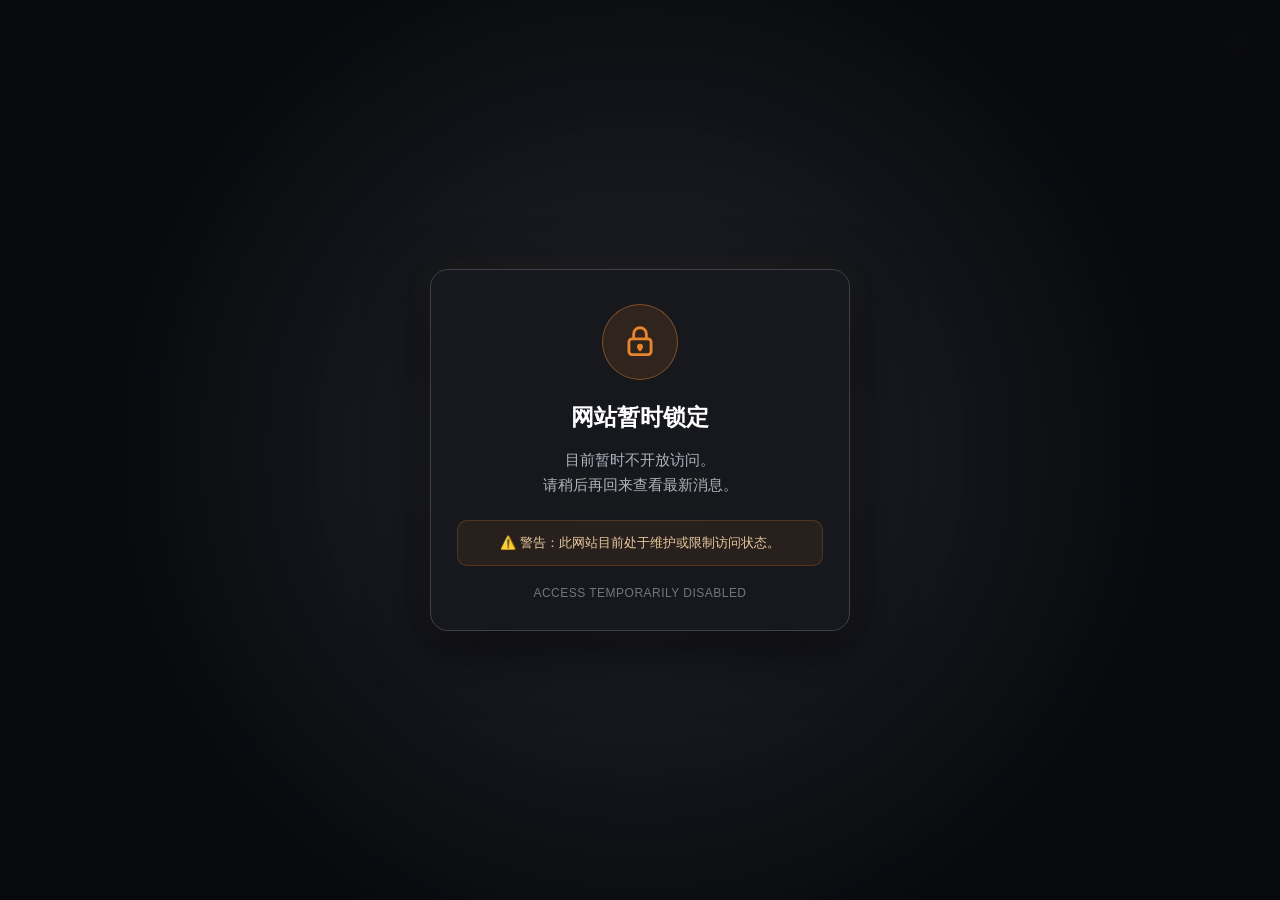
<file: index.html>
<!DOCTYPE html>
<html lang="zh">
<head>
  <meta charset="UTF-8">
  <meta name="viewport" content="width=device-width, initial-scale=1.0">
  <title>Kc 的网站</title>

  <style>
    * {
      box-sizing: border-box;
    }

    html,
    body {
      margin: 0;
      min-height: 100%;
    }

    body {
      height: 100vh;
      display: flex;
      align-items: center;
      justify-content: center;
      background: #0f1115;
      color: #f5f5f5;
      font-family: -apple-system, BlinkMacSystemFont, "Segoe UI", sans-serif;
      text-align: center;
      overflow: hidden;
    }

    h1 {
      font-size: 2rem;
      font-weight: 500;
      letter-spacing: 0.02em;
    }

    p {
      color: #888;
      margin-top: 0.5rem;
    }

    .tool-btn {
      display: inline-flex;
      align-items: center;
      gap: 10px;
      padding: 14px 24px;
      background: #e8842c;
      color: #1a1a1d;
      font-weight: 600;
      font-size: 15px;
      text-decoration: none;
      border-radius: 10px;
      border: none;
      cursor: pointer;
      transition: transform 0.1s ease, background 0.15s ease;
      font-family: inherit;
    }

    .tool-btn:hover {
      background: #f2963f;
    }

    .tool-btn:active {
      transform: scale(0.98);
    }

    .guardian-btn {
      position: fixed;
      top: 20px;
      right: 20px;
      width: 46px;
      height: 46px;
      border-radius: 50%;
      background: linear-gradient(135deg, #2a2418, #1e1a10);
      border: 1px solid #6b5a2e;
      display: flex;
      align-items: center;
      justify-content: center;
      cursor: pointer;
      text-decoration: none;
      transition: transform 0.15s ease, box-shadow 0.15s ease;
      z-index: 10;
    }

    .guardian-btn:hover {
      transform: translateY(-2px);
      box-shadow: 0 6px 18px rgba(212, 175, 55, 0.3);
    }

    .guardian-btn:active {
      transform: translateY(0);
    }

    .guardian-btn svg {
      width: 22px;
      height: 22px;
      stroke: #e8d9a8;
    }

    /*
      锁定层
      position: fixed 会覆盖整个浏览器画面；
      z-index 确保它显示在所有页面内容之上。
    */
    .lock-screen {
      position: fixed;
      inset: 0;
      z-index: 9999;

      display: flex;
      align-items: center;
      justify-content: center;

      padding: 24px;
      background:
        radial-gradient(
          circle at center,
          rgba(40, 44, 54, 0.76),
          rgba(8, 9, 12, 0.97) 70%
        );

      backdrop-filter: blur(8px);
      -webkit-backdrop-filter: blur(8px);

      cursor: not-allowed;
      user-select: none;
    }

    .lock-card {
      width: min(420px, 100%);
      padding: 34px 26px 30px;

      background: rgba(22, 24, 30, 0.96);
      border: 1px solid #3c414b;
      border-radius: 18px;

      box-shadow:
        0 20px 60px rgba(0, 0, 0, 0.55),
        0 0 30px rgba(232, 132, 44, 0.08);

      animation: lockAppear 0.35s ease-out;
    }

    .lock-icon {
      width: 76px;
      height: 76px;
      margin: 0 auto 22px;

      display: flex;
      align-items: center;
      justify-content: center;

      border-radius: 50%;
      color: #e8842c;
      background: rgba(232, 132, 44, 0.12);
      border: 1px solid rgba(232, 132, 44, 0.45);
    }

    .lock-icon svg {
      width: 38px;
      height: 38px;
      stroke: currentColor;
    }

    .lock-card h2 {
      margin: 0;
      color: #ffffff;
      font-size: 23px;
      font-weight: 600;
    }

    .lock-card p {
      margin: 14px 0 0;
      color: #aeb3bd;
      font-size: 15px;
      line-height: 1.7;
    }

    .lock-warning {
      margin-top: 22px;
      padding: 12px 14px;

      color: #e9c99e;
      background: rgba(232, 132, 44, 0.08);
      border: 1px solid rgba(232, 132, 44, 0.22);
      border-radius: 10px;

      font-size: 13px;
      line-height: 1.6;
    }

    .lock-status {
      margin-top: 20px;
      color: #6f7682;
      font-size: 12px;
      letter-spacing: 0.04em;
    }

    @keyframes lockAppear {
      from {
        opacity: 0;
        transform: translateY(12px) scale(0.97);
      }

      to {
        opacity: 1;
        transform: translateY(0) scale(1);
      }
    }
  </style>
</head>

<body>

  <!-- 原本的网站内容 -->
  <main>
    <h1>Hello, 这是我的第一个网站</h1>

    <button class="tool-btn" id="photoToolBtn">
      <svg
        width="18"
        height="18"
        viewBox="0 0 24 24"
        fill="none"
        stroke="currentColor"
        stroke-width="2"
        stroke-linecap="round"
        stroke-linejoin="round"
      >
        <rect x="3" y="3" width="18" height="18" rx="2"></rect>
        <circle cx="8.5" cy="8.5" r="1.5"></circle>
        <path d="M21 15l-5-5L5 21"></path>
      </svg>

      照片合并工具
    </button>
  </main>

  <!-- 右上角入口 -->
  <a
    href="kc-coins.html"
    class="guardian-btn"
    title="前往 $KC 币领取处"
    aria-label="守卫入口"
  >
    <svg
      viewBox="0 0 24 24"
      fill="none"
      stroke-width="1.8"
      stroke-linecap="round"
      stroke-linejoin="round"
    >
      <path d="M12 2L4 5v6c0 5.5 3.4 9.7 8 11 4.6-1.3 8-5.5 8-11V5l-8-3z"></path>
      <circle cx="12" cy="10" r="2.5"></circle>
      <path d="M12 12.5c-2.2 0-4 1.3-4 3v1h8v-1c0-1.7-1.8-3-4-3z"></path>
    </svg>
  </a>

  <!-- 全屏锁定提示 -->
  <section
    class="lock-screen"
    id="lockScreen"
    role="dialog"
    aria-modal="true"
    aria-labelledby="lockTitle"
  >
    <div class="lock-card">
      <div class="lock-icon">
        <svg
          viewBox="0 0 24 24"
          fill="none"
          stroke-width="1.8"
          stroke-linecap="round"
          stroke-linejoin="round"
          aria-hidden="true"
        >
          <rect x="5" y="10" width="14" height="10" rx="2"></rect>
          <path d="M8 10V7a4 4 0 0 1 8 0v3"></path>
          <circle cx="12" cy="15" r="1"></circle>
          <path d="M12 16v1"></path>
        </svg>
      </div>

      <h2 id="lockTitle">网站暂时锁定</h2>

      <p>
        目前暂时不开放访问。<br>
        请稍后再回来查看最新消息。
      </p>

      <div class="lock-warning">
        ⚠️ 警告：此网站目前处于维护或限制访问状态。
      </div>

      <div class="lock-status">
        ACCESS TEMPORARILY DISABLED
      </div>
    </div>
  </section>

  <script>
    // 照片工具原本的功能
    document.getElementById("photoToolBtn").addEventListener("click", () => {
      let owned = [];

      try {
        owned = JSON.parse(localStorage.getItem("kc_owned") || "[]");
      } catch (error) {
        owned = [];
      }

      if (owned.includes("red")) {
        alert("✅ 验证通过：检测到 $KC-R 红色币，正在为你开启入口…");
        window.location.href = "photo-merge.html";
      } else {
        alert(
          "🔒 请投颜色币验证

此功能需持有对应颜色的 $KC 币方可进入。
即将带你前往领取页面。"
        );
        window.location.href = "kc-coins.html";
      }
    });

    /*
      防止使用鼠标右键查看页面内容。
      如果你不需要这个功能，可以删除下面这一段。
    */
    document.addEventListener("contextmenu", function (event) {
      event.preventDefault();
    });

    /*
      防止常见的查看源代码快捷键。
      注意：前端代码无法真正阻止技术用户查看源码。
    */
    document.addEventListener("keydown", function (event) {
      const key = event.key.toLowerCase();

      if (
        event.key === "F12" ||
        (event.ctrlKey && event.shiftKey && ["i", "j", "c"].includes(key)) ||
        (event.ctrlKey && key === "u")
      ) {
        event.preventDefault();
      }
    });
  </script>

</body>
</html>
</file>
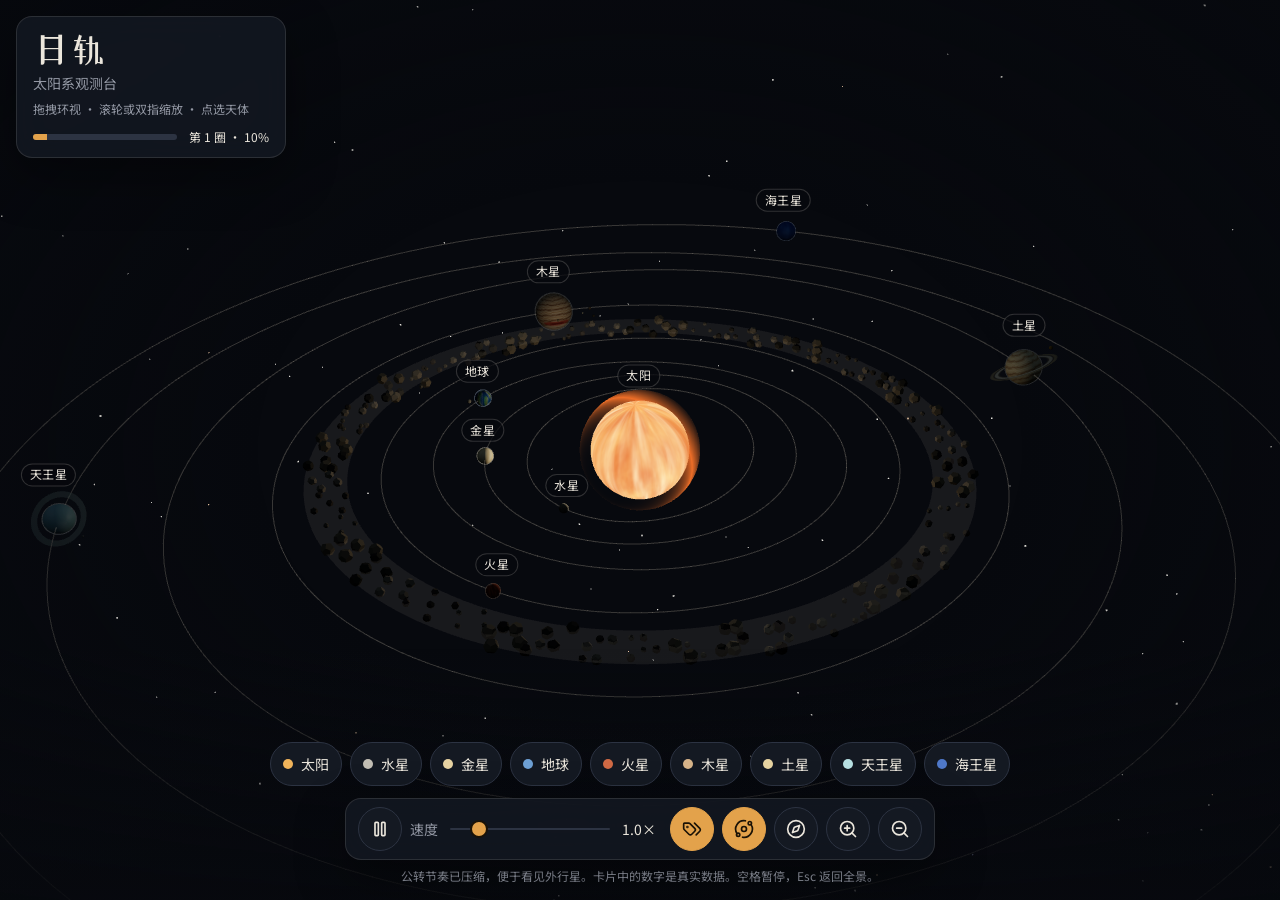
<file: solar/index.html>
<!doctype html>
<html lang="zh-CN">
  <head>
    <meta charset="UTF-8" />
    <meta name="viewport" content="width=device-width, initial-scale=1, viewport-fit=cover" />
    <title>日轨</title>
    <meta
      name="description"
      content="可交互的三维太阳系观测台：调节流速、显示轨道与名称，点选行星后镜头平滑聚焦。"
    />
    <meta name="theme-color" content="#07090e" />
    <link rel="icon" type="image/svg+xml" href="./favicon.svg" />
    <link rel="preconnect" href="https://fonts.googleapis.com" />
    <link rel="preconnect" href="https://fonts.gstatic.com" crossorigin />
    <link
      rel="stylesheet"
      href="https://fonts.googleapis.com/css2?family=Noto+Sans+SC:wght@400;500;700&family=ZCOOL+XiaoWei&display=swap"
    />
    <script type="module" crossorigin src="./assets/index-CM7916jf.js"></script>
    <link rel="stylesheet" crossorigin href="./assets/index-_Lx064Fy.css">
  </head>
  <body>
    <div id="root"></div>
  </body>
</html>
</file>
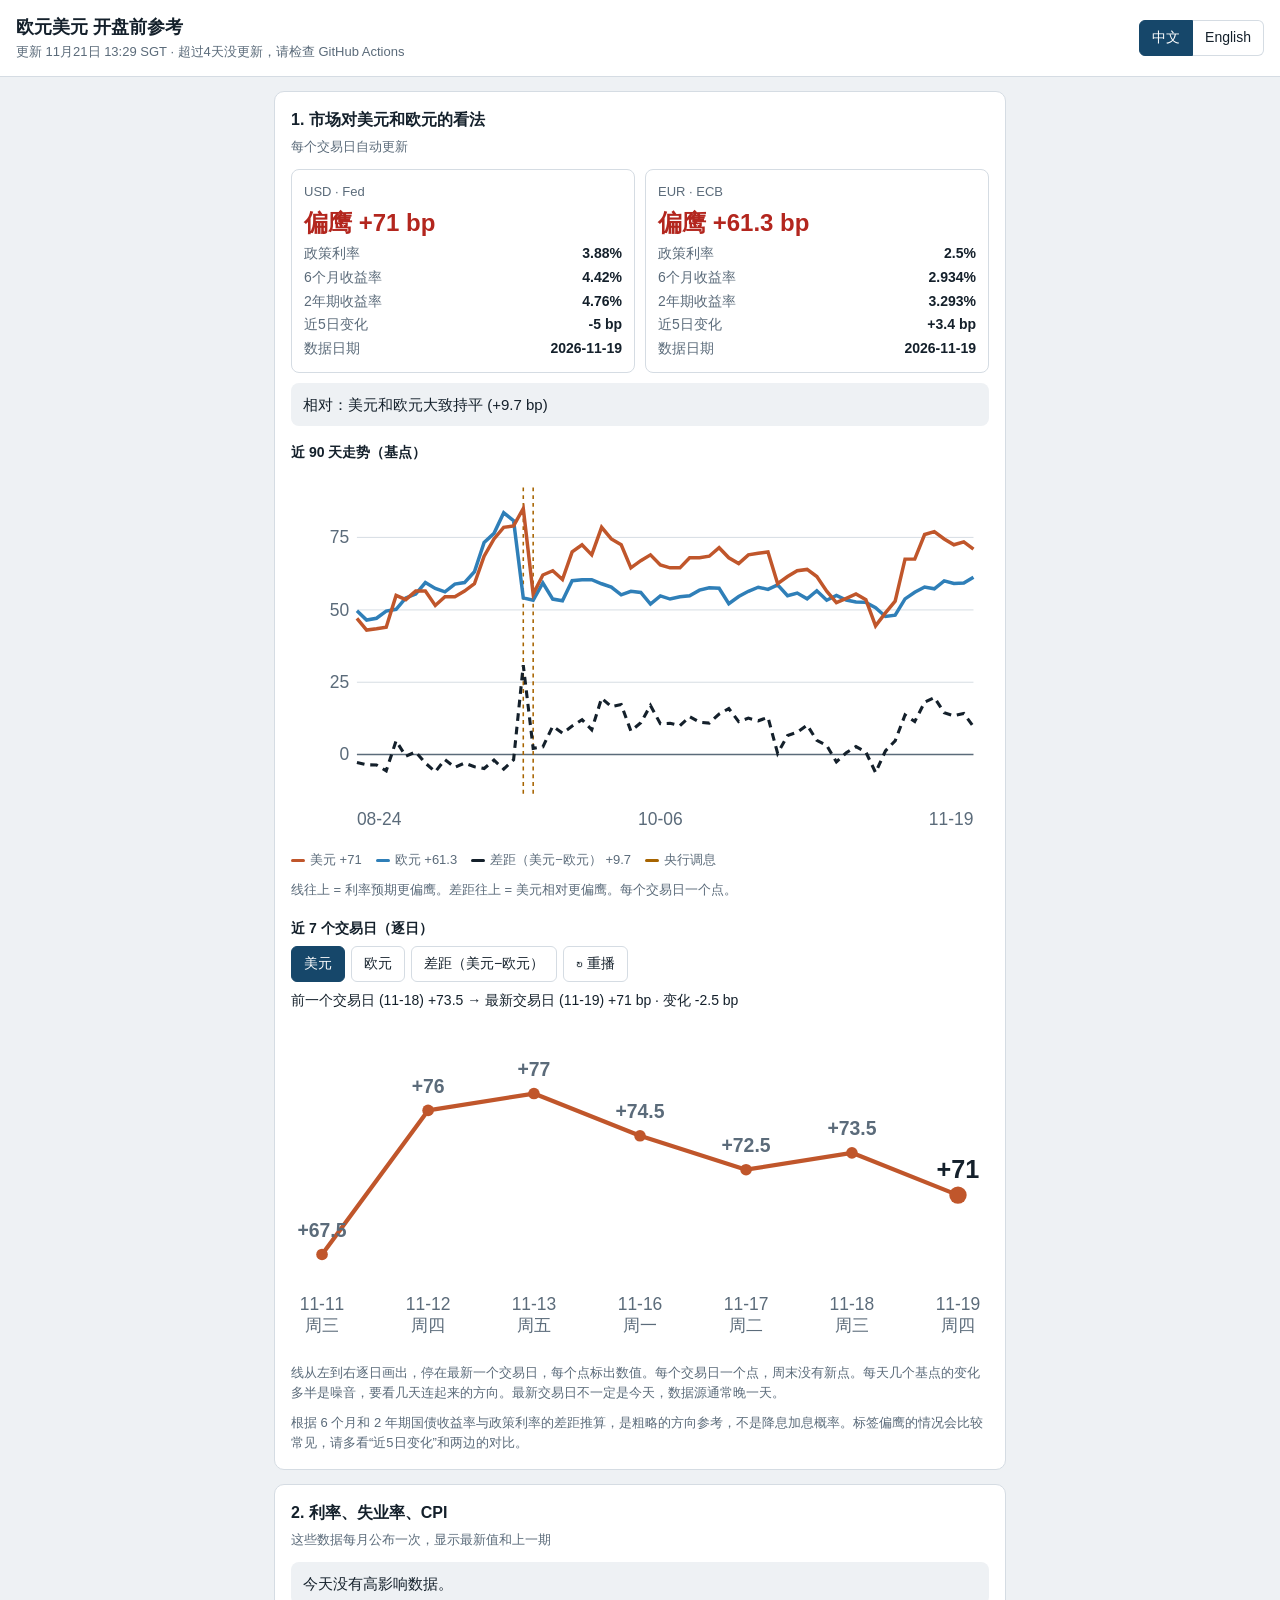
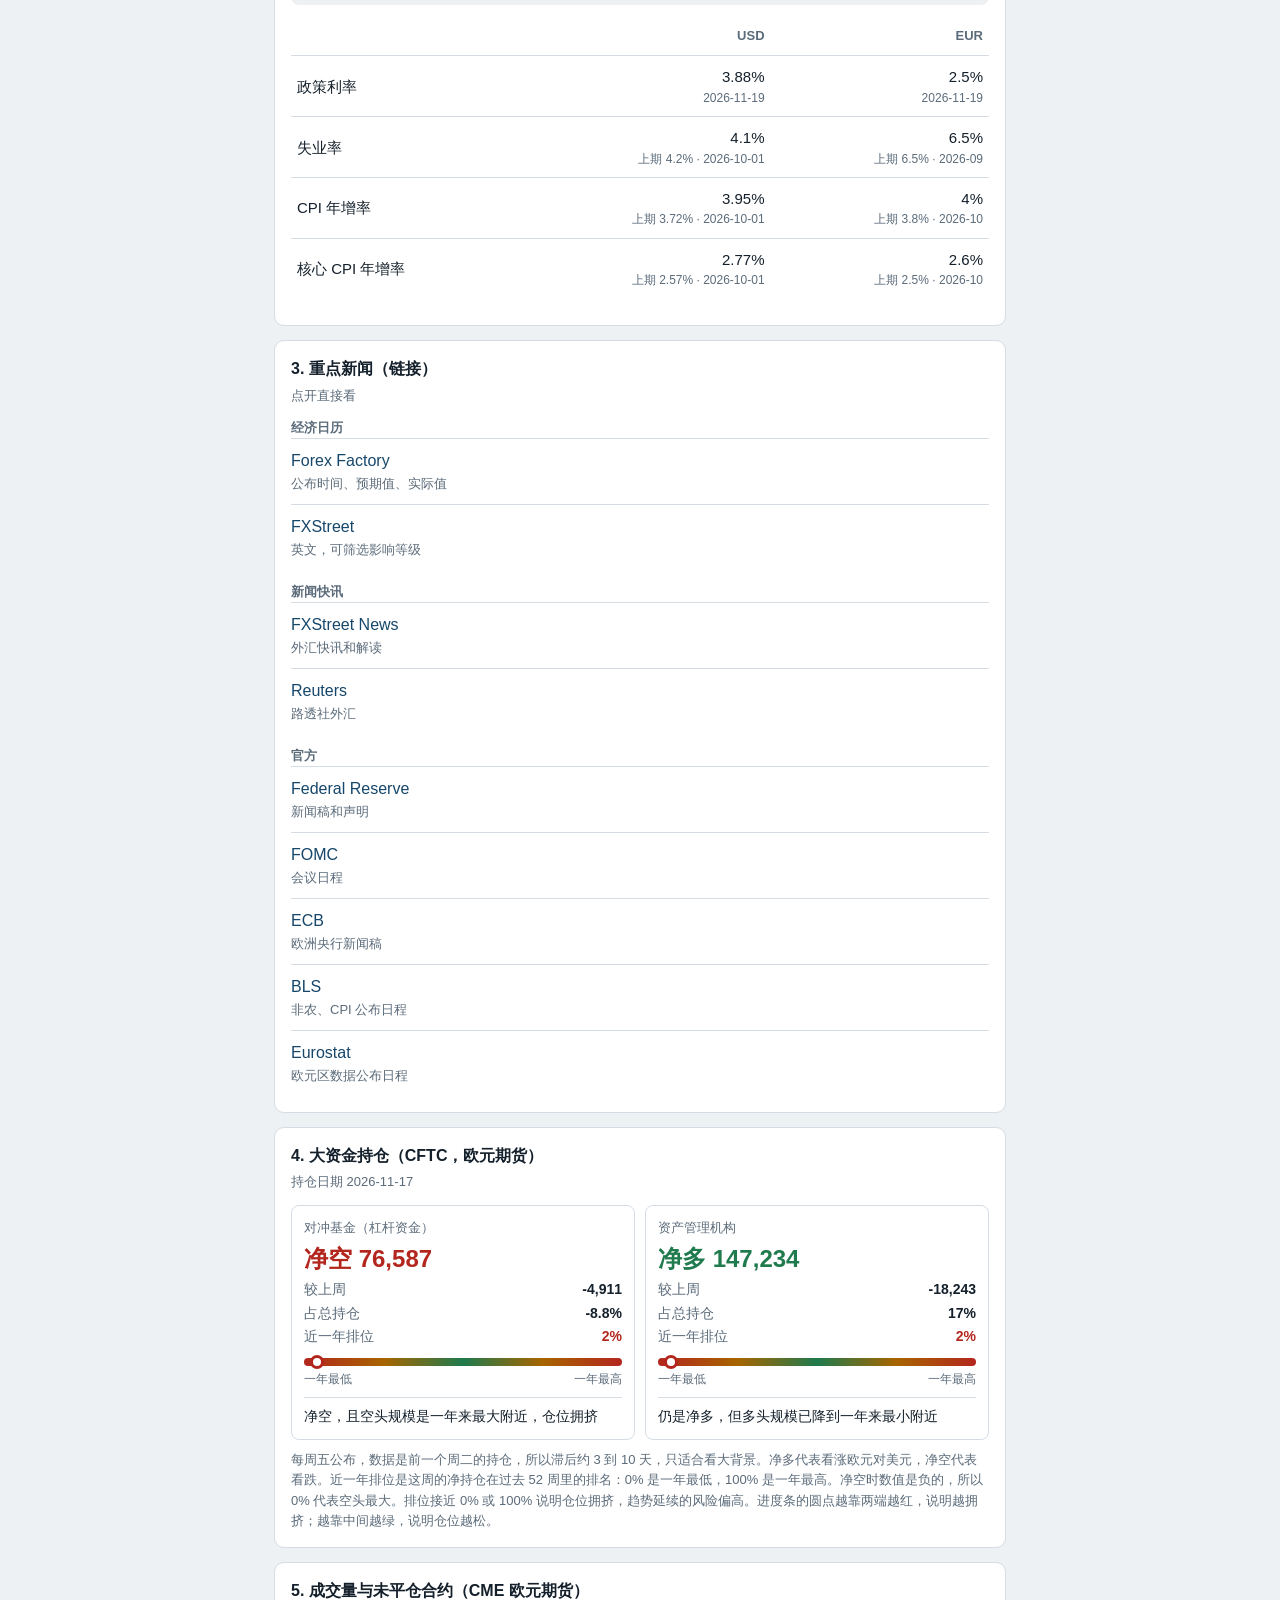
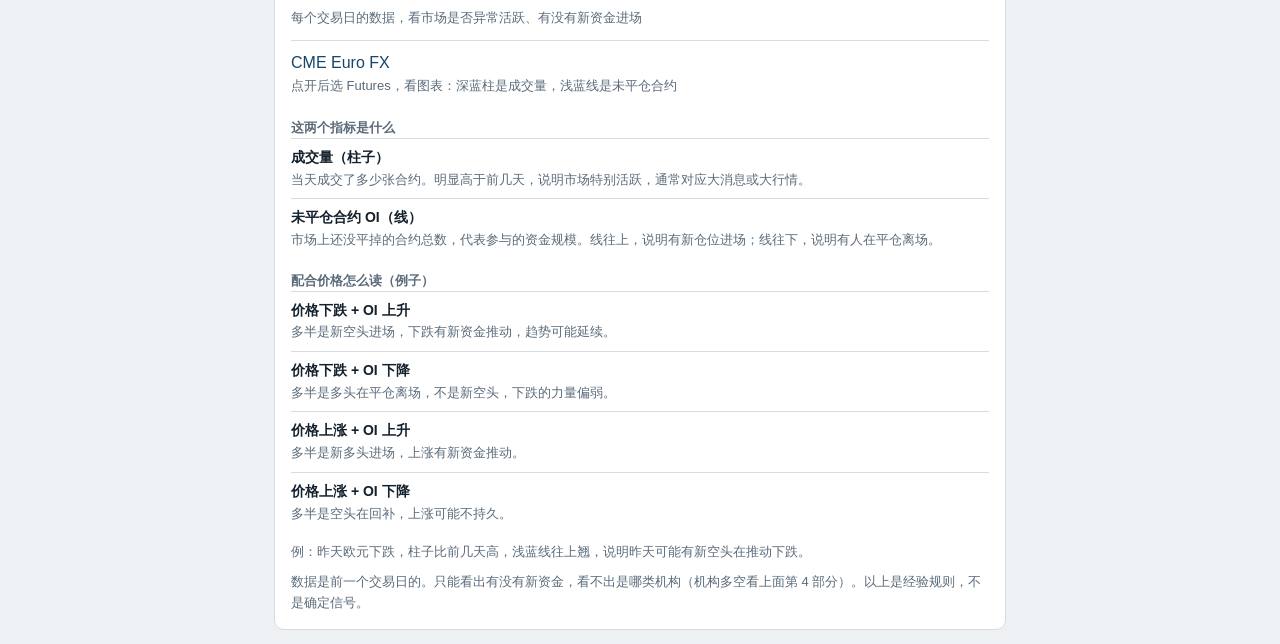
<file: eurusd.html>
<!DOCTYPE html>
<html lang="zh-CN">
<head>
<meta charset="utf-8">
<meta name="viewport" content="width=device-width, initial-scale=1">
<title>EURUSD 开盘前参考 / Pre-open Reference</title>
<style>
:root{--bg:#eef1f4;--panel:#fff;--ink:#14202b;--mute:#5b6b7a;--line:#d5dce3;--accent:#16476a;--up:#1f7a4d;--down:#b3261e;--warn:#a76400}
@media (prefers-color-scheme:dark){:root{--bg:#10171d;--panel:#18222b;--ink:#e6edf3;--mute:#92a3b3;--line:#2b3946;--accent:#7ab6e0;--up:#6fd3a0;--down:#ff8a80;--warn:#f0b95a}}
*{box-sizing:border-box}
body{margin:0;background:var(--bg);color:var(--ink);font:16px/1.55 -apple-system,"Segoe UI","PingFang SC","Noto Sans SC","Microsoft YaHei",sans-serif}
header{display:flex;flex-wrap:wrap;gap:10px;align-items:center;justify-content:space-between;padding:14px 16px;background:var(--panel);border-bottom:1px solid var(--line)}
h1{font-size:18px;margin:0}
.meta{font-size:13px;color:var(--mute)}
.lang button{border:1px solid var(--line);background:transparent;color:var(--ink);padding:6px 12px;cursor:pointer;font:inherit;font-size:14px}
.lang button:first-child{border-radius:6px 0 0 6px}.lang button:last-child{border-radius:0 6px 6px 0;border-left:0}
.lang button[aria-pressed=true]{background:var(--accent);color:#fff;border-color:var(--accent)}
button:focus-visible,a:focus-visible{outline:3px solid var(--accent);outline-offset:2px}
main{max-width:760px;margin:0 auto;padding:14px;display:grid;gap:14px}
section{background:var(--panel);border:1px solid var(--line);border-radius:10px;padding:16px}
h2{font-size:16px;margin:0 0 4px}
.sub{font-size:13px;color:var(--mute);margin:0 0 12px}
.two{display:grid;grid-template-columns:1fr 1fr;gap:10px}
.card{border:1px solid var(--line);border-radius:8px;padding:12px}
.card .cur{font-size:13px;color:var(--mute)}
.card .big{font-size:24px;font-weight:800;margin:2px 0}
.hawk{color:var(--down)}.dove{color:var(--up)}.neut{color:var(--mute)}
.rows{display:grid;grid-template-columns:1fr auto;gap:2px 10px;font-size:14px;color:var(--mute)}
.rows b{color:var(--ink);font-weight:600;text-align:right;font-variant-numeric:tabular-nums}
.rel{margin-top:10px;padding:10px 12px;border-radius:8px;background:var(--bg);font-size:15px}
table{width:100%;border-collapse:collapse;font-size:15px}
th,td{padding:9px 6px;border-top:1px solid var(--line);text-align:right;font-variant-numeric:tabular-nums}
th:first-child,td:first-child{text-align:left}
thead th{border-top:0;color:var(--mute);font-weight:600;font-size:13px}
td small{display:block;color:var(--mute);font-size:12px}
.links a{display:block;padding:10px 0;border-top:1px solid var(--line);color:var(--accent);text-decoration:none}
.links a span{display:block;color:var(--mute);font-size:13px}
.links h3{font-size:13px;color:var(--mute);margin:12px 0 0;font-weight:600}
.axis{fill:var(--mute);font-size:9px}
.grid{stroke:var(--line);stroke-width:.5}
.zero{stroke:var(--mute);stroke-width:.8}
.chg{stroke:var(--warn);stroke-width:.8;stroke-dasharray:2 2}
.legend{display:flex;flex-wrap:wrap;gap:6px 14px;font-size:13px;color:var(--mute);margin-top:6px}
.legend b{display:inline-block;width:14px;height:3px;vertical-align:middle;margin-right:5px;border-radius:2px}
.draw{stroke-dasharray:1;stroke-dashoffset:1;animation:drawln 2.4s ease-out forwards}
@keyframes drawln{to{stroke-dashoffset:0}}
.pt{opacity:0;animation:pop .35s ease-out forwards}
@keyframes pop{to{opacity:1}}
.vl{fill:var(--mute);font-size:10px;font-weight:600}
.vl.last{fill:var(--ink);font-size:13px;font-weight:800}
.seg{display:flex;gap:6px;flex-wrap:wrap;margin:6px 0 8px}
.seg button{border:1px solid var(--line);background:transparent;color:var(--ink);padding:6px 12px;border-radius:6px;cursor:pointer;font:inherit;font-size:14px}
.seg button[aria-pressed=true]{background:var(--accent);color:#fff;border-color:var(--accent)}
.d7sum{font-size:14px;margin:0 0 4px}
@media (prefers-reduced-motion:reduce){.draw{animation:none;stroke-dashoffset:0}.pt{animation:none;opacity:1}}
.today{padding:10px 12px;border-radius:8px;background:var(--bg);margin-bottom:12px;font-size:15px}
.today.hot{border:2px solid var(--warn)}
.ev{display:grid;grid-template-columns:auto 1fr;gap:2px 10px;padding:9px 0;border-top:1px solid var(--line);font-size:14px}
.ev .tm{color:var(--mute);font-variant-numeric:tabular-nums;white-space:nowrap}
.ev .nm b{font-weight:600}
.ev small{display:block;color:var(--mute);font-size:12px}
.ev.past{opacity:.55}
.ev.now .tm{color:var(--warn);font-weight:700}
.imp{display:inline-block;font-size:11px;font-weight:700;padding:0 6px;border-radius:99px;border:1px solid var(--line);margin-left:6px}
.imp.High{border-color:var(--down);color:var(--down)}
.note{font-size:13px;color:var(--mute);margin:10px 0 0}
.tag{display:inline-block;padding:1px 8px;border-radius:99px;font-size:12px;font-weight:700;border:1px solid var(--warn);color:var(--warn)}
.ex{padding:8px 0;border-top:1px solid var(--line);font-size:14px}.ex b{display:block;font-weight:600}.ex span{color:var(--mute);font-size:13px}
.rk{margin-top:10px}
.rkb{position:relative;height:8px;border-radius:99px;background:linear-gradient(90deg,var(--down),var(--warn) 25%,var(--up) 50%,var(--warn) 75%,var(--down))}
.rkb i{position:absolute;top:50%;width:14px;height:14px;margin-top:-7px;margin-left:-7px;border-radius:50%;background:var(--panel);border:3px solid var(--ink)}
.rkb i.cr{border-color:var(--down)}.rkb i.ca{border-color:var(--warn)}.rkb i.cg{border-color:var(--up)}
.rkl{display:flex;justify-content:space-between;font-size:12px;color:var(--mute);margin-top:4px}
.rows b.cr{color:var(--down);font-weight:800}.rows b.ca{color:var(--warn)}.rows b.cg{color:var(--up)}
.say{margin-top:8px;padding-top:8px;border-top:1px solid var(--line);font-size:14px}
@media(max-width:420px){.two{grid-template-columns:1fr}}
</style>
</head>
<body>
<header>
  <div><h1 data-i="title"></h1><div class="meta" id="meta"></div></div>
  <div class="lang" role="group" aria-label="Language">
    <button data-lang="zh" aria-pressed="true">中文</button><button data-lang="en" aria-pressed="false">English</button>
  </div>
</header>
<main>

<section>
  <h2 data-i="s1"></h2><p class="sub" data-i="s1sub"></p>
  <div class="two">
    <div class="card"><div class="cur">USD · Fed</div><div class="big" id="bUSD"></div><div class="rows" id="dUSD"></div></div>
    <div class="card"><div class="cur">EUR · ECB</div><div class="big" id="bEUR"></div><div class="rows" id="dEUR"></div></div>
  </div>
  <div class="rel" id="rel"></div>
  <h3 style="font-size:14px;margin:16px 0 4px" data-i="chartH"></h3>
  <div id="chart"></div>
  <div class="legend" id="legend"></div>
  <p class="note" id="chartNote"></p>
  <h3 style="font-size:14px;margin:18px 0 4px" data-i="d7H"></h3>
  <div class="seg" id="seg7"></div>
  <div class="d7sum" id="d7sum"></div>
  <div id="d7"></div>
  <p class="note" data-i="d7note"></p>
  <p class="note" data-i="s1note"></p>
</section>

<section>
  <h2 data-i="s2"></h2><p class="sub" data-i="s2sub"></p>
  <div class="today" id="today"></div>
  <div id="cal"></div>
  <p class="note" id="calNote"></p>
  <table>
    <thead><tr><th></th><th>USD</th><th>EUR</th></tr></thead>
    <tbody id="macro"></tbody>
  </table>
  <p class="note" id="macroNote"></p>
</section>

<section class="links">
  <h2 data-i="s3"></h2><p class="sub" data-i="s3sub"></p>
  <h3 data-i="gCal"></h3>
  <a href="https://www.forexfactory.com/calendar" target="_blank" rel="noopener">Forex Factory<span data-i="l1"></span></a>
  <a href="https://www.fxstreet.com/economic-calendar" target="_blank" rel="noopener">FXStreet<span data-i="l2"></span></a>
  <h3 data-i="gNews"></h3>
  <a href="https://www.fxstreet.com/news" target="_blank" rel="noopener">FXStreet News<span data-i="l3"></span></a>
  <a href="https://www.reuters.com/markets/currencies/" target="_blank" rel="noopener">Reuters<span data-i="l4"></span></a>
  <h3 data-i="gOff"></h3>
  <a href="https://www.federalreserve.gov/newsevents/pressreleases.htm" target="_blank" rel="noopener">Federal Reserve<span data-i="l5"></span></a>
  <a href="https://www.federalreserve.gov/monetarypolicy/fomccalendars.htm" target="_blank" rel="noopener">FOMC<span data-i="l6"></span></a>
  <a href="https://www.ecb.europa.eu/press/pr/html/index.en.html" target="_blank" rel="noopener">ECB<span data-i="l7"></span></a>
  <a href="https://www.bls.gov/schedule/news_release/" target="_blank" rel="noopener">BLS<span data-i="l8"></span></a>
  <a href="https://ec.europa.eu/eurostat/news/release-calendar" target="_blank" rel="noopener">Eurostat<span data-i="l9"></span></a>
</section>

<section>
  <h2 data-i="s4"></h2><p class="sub" id="cotSub"></p>
  <div class="two" id="cot"></div>
  <p class="note" data-i="s4note"></p>
</section>

<section class="links">
  <h2 data-i="s5"></h2><p class="sub" data-i="s5sub"></p>
  <a href="https://www.cmegroup.com/markets/fx/g10/euro-fx/volume" target="_blank" rel="noopener">CME Euro FX<span data-i="l10"></span></a>
  <h3 data-i="s5H1"></h3>
  <div class="ex"><b data-i="e1a"></b><span data-i="e1b"></span></div>
  <div class="ex"><b data-i="e2a"></b><span data-i="e2b"></span></div>
  <h3 data-i="s5H2"></h3>
  <div class="ex"><b data-i="e3a"></b><span data-i="e3b"></span></div>
  <div class="ex"><b data-i="e4a"></b><span data-i="e4b"></span></div>
  <div class="ex"><b data-i="e5a"></b><span data-i="e5b"></span></div>
  <div class="ex"><b data-i="e6a"></b><span data-i="e6b"></span></div>
  <p class="note" data-i="s5eg"></p>
  <p class="note" data-i="s5note"></p>
</section>

</main>
<script>
const T={
zh:{title:"欧元美元 开盘前参考",
 s1:"1. 市场对美元和欧元的看法",s1sub:"每个交易日自动更新",
 s1note:"根据 6 个月和 2 年期国债收益率与政策利率的差距推算，是粗略的方向参考，不是降息加息概率。标签偏鹰的情况会比较常见，请多看“近5日变化”和两边的对比。",
 s2:"2. 利率、失业率、CPI",s2sub:"这些数据每月公布一次，显示最新值和上一期",
 s3:"3. 重点新闻（链接）",s3sub:"点开直接看",gCal:"经济日历",gNews:"新闻快讯",gOff:"官方",
 l1:"公布时间、预期值、实际值",l2:"英文，可筛选影响等级",l3:"外汇快讯和解读",l4:"路透社外汇",l5:"新闻稿和声明",l6:"会议日程",l7:"欧洲央行新闻稿",l8:"非农、CPI 公布日程",l9:"欧元区数据公布日程",
 s4:"4. 大资金持仓（CFTC，欧元期货）",s4note:"每周五公布，数据是前一个周二的持仓，所以滞后约 3 到 10 天，只适合看大背景。净多代表看涨欧元对美元，净空代表看跌。近一年排位是这周的净持仓在过去 52 周里的排名：0% 是一年最低，100% 是一年最高。净空时数值是负的，所以 0% 代表空头最大。排位接近 0% 或 100% 说明仓位拥挤，趋势延续的风险偏高。进度条的圆点越靠两端越红，说明越拥挤；越靠中间越绿，说明仓位越松。",
 policy:"政策利率",y6:"6个月收益率",y2:"2年期收益率",chg:"近5日变化",asof:"数据日期",
 unemp:"失业率",cpi:"CPI 年增率",core:"核心 CPI 年增率",prev:"上期",
 lean:{hawkish:"偏鹰",neutral:"中性",dovish:"偏鸽"},
 rel:{"USD more hawkish than EUR":"美元比欧元更偏鹰","USD more dovish than EUR":"美元比欧元更偏鸽","about balanced":"美元和欧元大致持平"},relH:"相对：",
 old:"数据过旧",
 d7H:"近 7 个交易日（逐日）",d7note:"线从左到右逐日画出，停在最新一个交易日，每个点标出数值。每个交易日一个点，周末没有新点。每天几个基点的变化多半是噪音，要看几天连起来的方向。最新交易日不一定是今天，数据源通常晚一天。",d7prev:"前一个交易日",d7last:"最新交易日",d7chg:"变化",replay:"重播",
 
 chartH:"近 90 天走势（基点）",chUSD:"美元",chEUR:"欧元",chGap:"差距（美元−欧元）",chChg:"央行调息",chUp:"线往上 = 利率预期更偏鹰。差距往上 = 美元相对更偏鹰。每个交易日一个点。",
 
 calH:"未来 14 天重要数据（美元、欧元）",todayNone:"今天没有高影响数据。",todayHas:"今天有重要数据：",fc:"预期",pv:"前值",done:"已公布",hi:"高",md:"中",today:"今天",tmr:"明天",calErr:"读不到日历数据",calHint:"时间按新加坡时区。日历每个自动更新日读一次，预期值可能在数据公布前有变动。",
 updated:"更新",stale:"超过4天没更新，请检查 GitHub Actions",err:"读不到数据文件",noData:"暂无数据",
 lev:"对冲基金（杠杆资金）",am:"资产管理机构",netLong:"净多",netShort:"净空",wk:"较上周",oi:"占总持仓",pctl:"近一年排位",
 high:"接近一年最高",low:"接近一年最低",mid:"中间区域",cotAsof:"持仓日期",
 rkLo:"一年最低",rkHi:"一年最高",
 sayLL:"仍是净多，但多头规模已降到一年来最小附近",sayLM:"净多，规模处于一年中等水平",sayLH:"净多，多头规模是一年来最大附近，仓位拥挤",
 saySL:"净空，且空头规模是一年来最大附近，仓位拥挤",saySM:"净空，规模处于一年中等水平",saySH:"仍是净空，但空头规模已降到一年来最小附近",
 s5:"5. 成交量与未平仓合约（CME 欧元期货）",s5sub:"每个交易日的数据，看市场是否异常活跃、有没有新资金进场",
 l10:"点开后选 Futures，看图表：深蓝柱是成交量，浅蓝线是未平仓合约",s5H1:"这两个指标是什么",
 e1a:"成交量（柱子）",e1b:"当天成交了多少张合约。明显高于前几天，说明市场特别活跃，通常对应大消息或大行情。",
 e2a:"未平仓合约 OI（线）",e2b:"市场上还没平掉的合约总数，代表参与的资金规模。线往上，说明有新仓位进场；线往下，说明有人在平仓离场。",
 s5H2:"配合价格怎么读（例子）",
 e3a:"价格下跌 + OI 上升",e3b:"多半是新空头进场，下跌有新资金推动，趋势可能延续。",
 e4a:"价格下跌 + OI 下降",e4b:"多半是多头在平仓离场，不是新空头，下跌的力量偏弱。",
 e5a:"价格上涨 + OI 上升",e5b:"多半是新多头进场，上涨有新资金推动。",
 e6a:"价格上涨 + OI 下降",e6b:"多半是空头在回补，上涨可能不持久。",
 s5eg:"例：昨天欧元下跌，柱子比前几天高，浅蓝线往上翘，说明昨天可能有新空头在推动下跌。",
 s5note:"数据是前一个交易日的。只能看出有没有新资金，看不出是哪类机构（机构多空看上面第 4 部分）。以上是经验规则，不是确定信号。"},
en:{title:"EURUSD Pre-open Reference",
 s1:"1. Market view on USD and EUR",s1sub:"Auto-updated each trading day",
 s1note:"Derived from the gap between 6-month and 2-year government yields and the policy rate. A rough directional reference, not rate-move probabilities. A hawkish label is common, so focus on the 5-day change and the USD vs EUR comparison.",
 s2:"2. Rates, unemployment, CPI",s2sub:"Released monthly; shows latest and previous reading",
 s3:"3. Key news (links)",s3sub:"Tap to open",gCal:"Economic calendar",gNews:"News",gOff:"Official",
 l1:"Release times, forecasts, actuals",l2:"With impact filter",l3:"FX headlines and commentary",l4:"Reuters FX",l5:"Press releases and statements",l6:"Meeting schedule",l7:"ECB press releases",l8:"NFP and CPI release schedule",l9:"Eurozone release schedule",
 s4:"4. Big-money positioning (CFTC, Euro FX futures)",s4note:"Published Fridays with positions as of the prior Tuesday, so it lags about 3 to 10 days. Use for background only. Net long means bullish EUR vs USD; net short means bearish. The 1-year rank shows where this week's net position sits among the past 52 weeks: 0% is the lowest, 100% the highest. A net short is a negative number, so 0% means the largest short. A rank near 0% or 100% means crowded positioning, raising trend-continuation risk. On the bar, the closer the dot is to either end the redder it gets (more crowded); the closer to the middle the greener (looser).",
 policy:"Policy rate",y6:"6M yield",y2:"2Y yield",chg:"5-day change",asof:"Data date",
 unemp:"Unemployment",cpi:"CPI YoY",core:"Core CPI YoY",prev:"prev",
 lean:{hawkish:"Hawkish",neutral:"Neutral",dovish:"Dovish"},
 rel:{"USD more hawkish than EUR":"USD more hawkish than EUR","USD more dovish than EUR":"USD more dovish than EUR","about balanced":"USD and EUR about balanced"},relH:"Relative: ",
 old:"outdated",
 d7H:"Last 7 trading days (daily)",d7note:"The line draws day by day from left to right and stops at the latest trading day, with each value labelled. One point per trading day, none on weekends. A few bp of daily change is mostly noise; look at the direction over several days. The latest trading day may not be today, since the data source usually lags a day.",d7prev:"Previous trading day",d7last:"Latest trading day",d7chg:"Change",replay:"Replay",
 
 chartH:"90-day trend (bp)",chUSD:"USD",chEUR:"EUR",chGap:"Gap (USD − EUR)",chChg:"Rate change",chUp:"Line up = rate expectations more hawkish. Gap up = USD relatively more hawkish. One point per trading day.",
 
 calH:"Upcoming key releases, next 14 days (USD, EUR)",todayNone:"No high-impact releases today.",todayHas:"Key releases today: ",fc:"Fcst",pv:"Prev",done:"Released",hi:"High",md:"Med",today:"Today",tmr:"Tomorrow",calErr:"Cannot read calendar data",calHint:"Times in Singapore time. The calendar refreshes once per update day, so forecasts may change before release.",
 updated:"Updated",stale:"Not updated for 4+ days, check GitHub Actions",err:"Cannot read data file",noData:"No data",
 lev:"Hedge funds (leveraged)",am:"Asset managers",netLong:"Net long",netShort:"Net short",wk:"vs last week",oi:"of open interest",pctl:"1-year rank",
 high:"Near 1-year high",low:"Near 1-year low",mid:"Mid-range",cotAsof:"Positions as of",
 rkLo:"1-year low",rkHi:"1-year high",
 sayLL:"Still net long, but the long position is near its smallest in a year",sayLM:"Net long, mid-range size for the year",sayLH:"Net long, near the largest in a year, crowded",
 saySL:"Net short, near the largest short in a year, crowded",saySM:"Net short, mid-range size for the year",saySH:"Still net short, but the short position is near its smallest in a year",
 s5:"5. Volume and open interest (CME Euro FX futures)",s5sub:"Daily data: is the market unusually active, and is new money coming in?",
 l10:"Open it, choose Futures, and read the chart: dark bars are volume, the light blue line is open interest",s5H1:"What the two measures are",
 e1a:"Volume (bars)",e1b:"How many contracts traded that day. Clearly higher than the past few days means the market is unusually active, often on big news or a big move.",
 e2a:"Open interest, OI (line)",e2b:"Total contracts still open in the market, a measure of how much money is committed. Line rising means new positions are coming in; falling means positions are being closed.",
 s5H2:"How to read it with price (examples)",
 e3a:"Price down + OI up",e3b:"Most likely new shorts entering. New money is driving the fall, so the trend may continue.",
 e4a:"Price down + OI down",e4b:"Most likely longs closing out, not new shorts. The selling pressure is weaker.",
 e5a:"Price up + OI up",e5b:"Most likely new longs entering. New money is driving the rise.",
 e6a:"Price up + OI down",e6b:"Most likely shorts covering. The rise may not last.",
 s5eg:"Example: EUR fell yesterday, the bar is taller than previous days and the light blue line ticks up. That suggests new shorts may have driven the fall.",
 s5note:"Data is for the previous trading day. It shows whether new money is coming in, not which type of trader (see section 4 above for that). These are rules of thumb, not firm signals."}
};
let lang="zh",D=null,ERR=false;
try{lang=localStorage.getItem("lang")||"zh"}catch(e){}
const $=id=>document.getElementById(id), t=k=>T[lang][k];
const sg=x=>(x>0?"+":"")+x;
const f=(v,s)=>(v===null||v===undefined)?"—":v+(s||"");

const ZH=[["non-farm","非农就业"],["unemployment rate","失业率"],["core cpi","核心 CPI"],["cpi","CPI"],["core pce","核心 PCE"],["pce","PCE"],["fomc","FOMC"],["federal funds rate","联邦基金利率"],["main refinancing","欧洲央行利率决议"],["deposit facility","欧洲央行利率决议"],["ecb press","欧洲央行记者会"],["gdp","GDP"],["retail sales","零售销售"],["pmi","PMI"],["ppi","PPI"],["jobless claims","初请失业金"],["ism","ISM"],["employment change","就业变动"],["jolts","JOLTS"],["confidence","信心指数"],["sentiment","情绪指数"],["speaks","发言"],["minutes","会议纪要"]];
function zhName(n){const l=n.toLowerCase();for(const [k,v] of ZH){if(l.includes(k))return v+" ("+n+")"}return n}
function renderCal(){
  const c=D&&D.calendar, box=$("cal"), td=$("today");
  if(!c||c.error){box.innerHTML="";td.textContent=(c&&c.error)?t("calErr")+": "+c.error:(ERR?"":t("noData"));$("calNote").textContent="";return;}
  const tz="Asia/Singapore", now=Date.now();
  const dayKey=ms=>new Date(ms).toLocaleDateString("en-CA",{timeZone:tz});
  const todayKey=dayKey(now), tmrKey=dayKey(now+864e5);
  const hhmm=ms=>new Date(ms).toLocaleTimeString("en-GB",{timeZone:tz,hour12:false,hour:"2-digit",minute:"2-digit"});
  const dlabel=ms=>{const k=dayKey(ms);if(k===todayKey)return t("today");if(k===tmrKey)return t("tmr");
    return new Date(ms).toLocaleDateString(lang==="zh"?"zh-CN":"en-GB",{timeZone:tz,weekday:"short",month:"numeric",day:"numeric"})};
  const evs=c.events.map(e=>Object.assign({ms:new Date(e.time).getTime()},e)).filter(e=>e.ms>=now-3*36e5);
  const todays=evs.filter(e=>dayKey(e.ms)===todayKey&&e.impact==="High");
  td.className="today"+(todays.length?" hot":"");
  td.textContent=todays.length?t("todayHas")+todays.map(e=>hhmm(e.ms)+" "+e.currency+" "+(lang==="zh"?zhName(e.title):e.title)).join("；"):t("todayNone");
  box.innerHTML="";$("calNote").textContent="";
}

function renderChart(){
  const box=$("chart"), lg=$("legend"), nt=$("chartNote"), hs=D&&D.history;
  if(!hs||hs.error||!hs.points||hs.points.length<2){box.innerHTML="";lg.innerHTML="";nt.textContent=(hs&&hs.error)?hs.error:"";return;}
  const P=hs.points, W=360, H=190, L=34, R=8, T=10, B=22;
  const vals=P.flatMap(p=>[p.usd,p.eur,p.gap,0]);
  let lo=Math.min(...vals), hi=Math.max(...vals); const pad=Math.max(5,(hi-lo)*0.08); lo-=pad; hi+=pad;
  const x=i=>L+(W-L-R)*i/(P.length-1), y=v=>T+(H-T-B)*(1-(v-lo)/(hi-lo));
  const path=k=>P.map((p,i)=>(i?"L":"M")+x(i).toFixed(1)+" "+y(p[k]).toFixed(1)).join(" ");
  const steps=[10,20,25,50,100,200]; const step=steps.find(s=>(hi-lo)/s<=5)||200;
  let svg='<svg viewBox="0 0 '+W+' '+H+'" width="100%" role="img" aria-label="'+t("chartH")+'">';
  for(let v=Math.ceil(lo/step)*step;v<=hi;v+=step){
    svg+='<line class="'+(v===0?"zero":"grid")+'" x1="'+L+'" x2="'+(W-R)+'" y1="'+y(v).toFixed(1)+'" y2="'+y(v).toFixed(1)+'"/>'+
         '<text class="axis" x="'+(L-4)+'" y="'+(y(v)+3).toFixed(1)+'" text-anchor="end">'+v+'</text>';
  }
  const lab=i=>P[i].date.slice(5);
  [[0,"start"],[Math.floor((P.length-1)/2),"middle"],[P.length-1,"end"]].forEach(([i,a])=>{
    svg+='<text class="axis" x="'+x(i).toFixed(1)+'" y="'+(H-6)+'" text-anchor="'+a+'">'+lab(i)+'</text>';
  });
  (hs.policy_changes||[]).forEach(c=>{
    const i=P.findIndex(p=>p.date>=c.date); if(i<0)return;
    svg+='<line class="chg" x1="'+x(i).toFixed(1)+'" x2="'+x(i).toFixed(1)+'" y1="'+T+'" y2="'+(H-B)+'"/>';
  });
  svg+='<path d="'+path("gap")+'" fill="none" stroke="var(--ink)" stroke-width="1.6" stroke-dasharray="4 3"/>';
  svg+='<path d="'+path("eur")+'" fill="none" stroke="#2f7fb8" stroke-width="1.8"/>';
  svg+='<path d="'+path("usd")+'" fill="none" stroke="#c0562b" stroke-width="1.8"/>';
  svg+="</svg>";
  box.innerHTML=svg;
  const last=P[P.length-1], sg2=v=>(v>0?"+":"")+v;
  lg.innerHTML='<span><b style="background:#c0562b"></b>'+t("chUSD")+" "+sg2(last.usd)+'</span>'+
    '<span><b style="background:#2f7fb8"></b>'+t("chEUR")+" "+sg2(last.eur)+'</span>'+
    '<span><b style="background:var(--ink)"></b>'+t("chGap")+" "+sg2(last.gap)+'</span>'+
    ((hs.policy_changes||[]).length?'<span><b style="background:var(--warn)"></b>'+t("chChg")+'</span>':"");
  nt.textContent=t("chUp");
}

let d7k="usd";
const wk=ds=>new Date(ds+"T00:00:00Z").toLocaleDateString(lang==="zh"?"zh-CN":"en-GB",{weekday:"short",timeZone:"UTC"});
function renderD7(){
  const hs=D&&D.history, box=$("d7"), seg=$("seg7"), sm=$("d7sum");
  if(!hs||hs.error||!hs.points||hs.points.length<2){box.innerHTML="";seg.innerHTML="";sm.textContent="";return;}
  const P=hs.points.slice(-7), key=d7k, names={usd:t("chUSD"),eur:t("chEUR"),gap:t("chGap")};
  seg.innerHTML=["usd","eur","gap"].map(k=>'<button aria-pressed="'+(k===key)+'" data-k="'+k+'">'+names[k]+"</button>").join("")+'<button data-k="replay" aria-pressed="false">&#8635; '+t("replay")+"</button>";
  seg.querySelectorAll("button").forEach(b=>b.onclick=()=>{if(b.dataset.k!=="replay")d7k=b.dataset.k;renderD7()});
  const v=P.map(p=>p[key]), W=360, H=170, L=16, R=16, T=28, B=34, n=P.length;
  let lo=Math.min(...v), hi=Math.max(...v); if(hi-lo<6){const m=(hi+lo)/2;lo=m-3;hi=m+3}
  const pad=(hi-lo)*0.15; lo-=pad; hi+=pad;
  const x=i=>L+(W-L-R)*i/(n-1), y=val=>T+(H-T-B)*(1-(val-lo)/(hi-lo));
  const color=key==="usd"?"#c0562b":key==="eur"?"#2f7fb8":"var(--ink)";
  const sgn=z=>(z>0?"+":"")+z;
  let svg='<svg viewBox="0 0 '+W+' '+H+'" width="100%" role="img" aria-label="'+t("d7H")+'">';
  if(lo<0&&hi>0) svg+='<line class="zero" x1="'+L+'" x2="'+(W-R)+'" y1="'+y(0).toFixed(1)+'" y2="'+y(0).toFixed(1)+'"/>';
  const d=v.map((val,i)=>(i?"L":"M")+x(i).toFixed(1)+" "+y(val).toFixed(1)).join(" ");
  svg+='<path class="draw" pathLength="1" d="'+d+'" fill="none" stroke="'+color+'" stroke-width="2.2" stroke-linecap="round" stroke-linejoin="round"/>';
  P.forEach((p,i)=>{
    const last=i===n-1, dl=(2.4*i/(n-1)).toFixed(2);
    svg+='<g class="pt" style="animation-delay:'+dl+'s"><circle cx="'+x(i).toFixed(1)+'" cy="'+y(v[i]).toFixed(1)+'" r="'+(last?4.5:3)+'" fill="'+color+'"/>'+
      '<text class="vl'+(last?" last":"")+'" x="'+x(i).toFixed(1)+'" y="'+(y(v[i])-9).toFixed(1)+'" text-anchor="middle">'+sgn(v[i])+'</text></g>'+
      '<text class="axis" x="'+x(i).toFixed(1)+'" y="'+(H-18)+'" text-anchor="middle">'+p.date.slice(5)+'</text>'+
      '<text class="axis" x="'+x(i).toFixed(1)+'" y="'+(H-7)+'" text-anchor="middle">'+wk(p.date)+'</text>';
  });
  svg+="</svg>"; box.innerHTML=svg;
  const a=P[n-2], b=P[n-1], diff=Math.round((b[key]-a[key])*10)/10;
  sm.textContent=t("d7prev")+" ("+a.date.slice(5)+") "+sgn(a[key])+" → "+t("d7last")+" ("+b.date.slice(5)+") "+sgn(b[key])+" bp · "+t("d7chg")+" "+sgn(diff)+" bp";
}

function render(){
  document.documentElement.lang=lang==="zh"?"zh-CN":"en";
  document.title=t("title");
  document.querySelectorAll("[data-i]").forEach(e=>e.textContent=t(e.dataset.i));
  document.querySelectorAll(".lang button").forEach(b=>b.setAttribute("aria-pressed",b.dataset.lang===lang));
  // meta
  let m="";
  if(D&&D.updated){
    const days=(Date.now()-new Date(D.updated).getTime())/864e5;
    m=t("updated")+" "+new Date(D.updated).toLocaleString(lang==="zh"?"zh-CN":"en-GB",{timeZone:"Asia/Singapore",hour12:false,month:"short",day:"numeric",hour:"2-digit",minute:"2-digit"})+" SGT";
    if(days>4)m+=" · "+t("stale");
  }else if(ERR)m=t("err");
  $("meta").textContent=m;

  // 1
  [["USD","usd"],["EUR","eur"]].forEach(([id,k])=>{
    const d=D&&D[k],b=$("b"+id),box=$("d"+id);
    if(!d||d.error){b.textContent=t("noData");b.className="big neut";box.innerHTML="";return;}
    b.textContent=t("lean")[d.lean]+" "+sg(d.score_bp)+" bp";
    b.className="big "+(d.lean==="hawkish"?"hawk":d.lean==="dovish"?"dove":"neut");
    box.innerHTML=[[t("policy"),d.policy_rate+"%"],[t("y6"),d.short_yield_6m+"%"],[t("y2"),d.yield_2y+"%"],[t("chg"),sg(d.change_bp)+" bp"],[t("asof"),d.asof]]
      .map(r=>"<span>"+r[0]+"</span><b>"+r[1]+"</b>").join("");
  });
  const rel=D&&D.relative;
  $("rel").textContent=rel?t("relH")+t("rel")[rel.reading]+" ("+sg(rel.usd_minus_eur_bp)+" bp)":"";

  renderChart();
  renderD7();
  // 2
  const mu=D&&D.macro&&D.macro.usd, me=D&&D.macro&&D.macro.eur, pu=D&&D.usd, pe=D&&D.eur;
  const old=a=>{const d=new Date(String(a).length===7?a+"-01":a);return (Date.now()-d.getTime())/864e5>100};
  const cell=(o,suffix)=>(!o||o.value===null||o.value===undefined)?"—":
    f(o.value,suffix)+"<small>"+t("prev")+" "+f(o.prev,suffix)+" · "+o.asof+(old(o.asof)?' · <span style="color:var(--warn)">'+t("old")+"</span>":"")+"</small>";
  const pol=(d)=>(d&&d.policy_rate!==undefined)?d.policy_rate+"%<small>"+d.asof+"</small>":"—";
  const row=(label,a,b)=>"<tr><td>"+label+"</td><td>"+a+"</td><td>"+b+"</td></tr>";
  $("macro").innerHTML=
    row(t("policy"),pol(pu),pol(pe))+
    row(t("unemp"),cell(mu&&mu.unemployment,"%"),cell(me&&me.unemployment,"%"))+
    row(t("cpi"),cell(mu&&mu.cpi_yoy,"%"),cell(me&&me.cpi_yoy,"%"))+
    row(t("core"),cell(mu&&mu.core_cpi_yoy,"%"),cell(me&&me.core_cpi_yoy,"%"));
  const errs=[(mu&&mu.error)?"USD: "+mu.error:"",(me&&me.error)?"EUR: "+me.error:""].filter(Boolean).join(" | ");
  $("macroNote").textContent=errs;

  renderCal();
  // 4
  const c=D&&D.cot;
  if(!c||c.error){$("cot").innerHTML="";$("cotSub").textContent=(c&&c.error)?c.error:t("noData");return;}
  $("cotSub").textContent=t("cotAsof")+" "+c.asof;
  const cr=x=>{const c=Math.abs(x.percentile_1y-50)*2;return c>=80?"cr":c>=50?"ca":"cg"};
  const say=x=>{const p=x.percentile_1y;return t((x.net>=0?"sayL":"sayS")+(p>=90?"H":p<=10?"L":"M"))};
  const card=(name,x)=>'<div class="card"><div class="cur">'+name+'</div><div class="big '+(x.net>=0?"dove":"hawk")+'">'+(x.net>=0?t("netLong"):t("netShort"))+" "+Math.abs(x.net).toLocaleString()+'</div><div class="rows">'+
    "<span>"+t("wk")+"</span><b>"+(x.change===null?"—":(x.change>0?"+":"")+x.change.toLocaleString())+"</b>"+
    "<span>"+t("oi")+"</span><b>"+x.pct_of_oi+"%</b>"+
    "<span>"+t("pctl")+"</span><b class=\""+cr(x)+"\">"+x.percentile_1y+"%</b></div>"+
    '<div class="rk"><div class="rkb"><i class="'+cr(x)+'" style="left:calc(7px + (100% - 14px) * '+(x.percentile_1y/100)+')"></i></div><div class="rkl"><span>'+t("rkLo")+"</span><span>"+t("rkHi")+"</span></div></div>"+
    '<div class="say">'+say(x)+"</div></div>";
  $("cot").innerHTML=card(t("lev"),c.leveraged_funds)+card(t("am"),c.asset_managers);
}
document.querySelectorAll(".lang button").forEach(b=>b.onclick=()=>{lang=b.dataset.lang;try{localStorage.setItem("lang",lang)}catch(e){}render()});
fetch("data/lean.json?t="+Date.now()).then(r=>{if(!r.ok)throw 0;return r.json()}).then(j=>{D=j;render()}).catch(()=>{ERR=true;render()});
render();
</script>
</body>
</html>
</file>
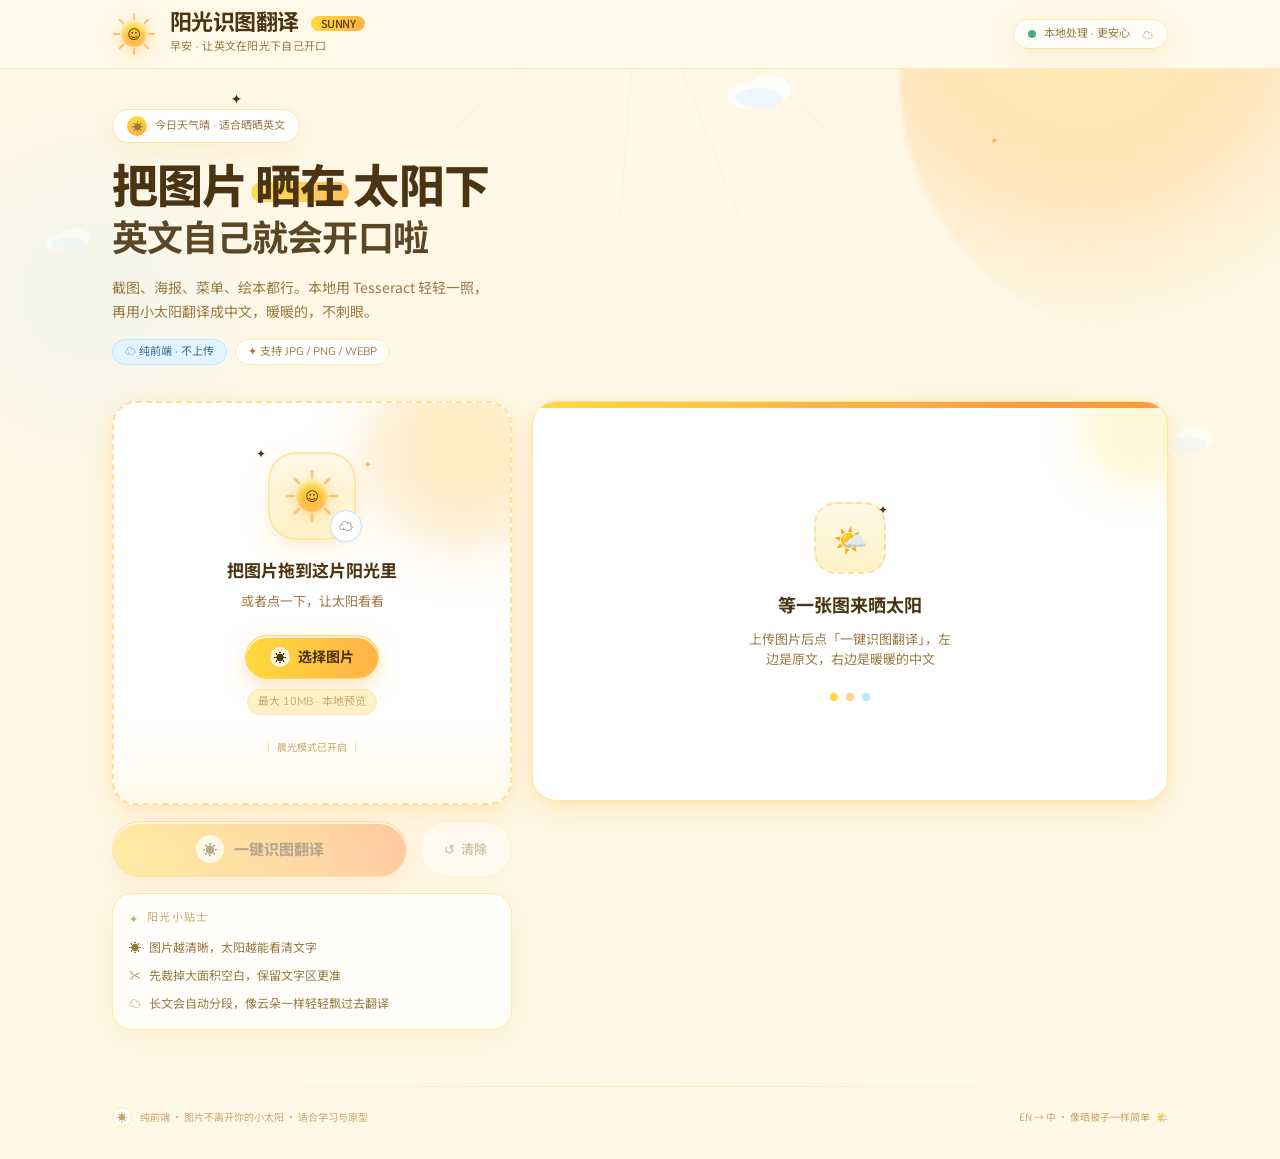
<file: ImageTranslate.html>
<!DOCTYPE html>
<html lang="en">
<head>
  <meta charset="UTF-8">
  <meta name="viewport" content="width=device-width, initial-scale=1">
  <title>React Artifact</title>
  <style>@import url("https://fonts.googleapis.com/css2?family=Noto+Sans+SC:wght@400;500;700&family=Nunito:wght@600;800&family=Baloo+2:wght@600;700&display=swap");*,:after,:before{--tw-border-spacing-x:0;--tw-border-spacing-y:0;--tw-translate-x:0;--tw-translate-y:0;--tw-rotate:0;--tw-skew-x:0;--tw-skew-y:0;--tw-scale-x:1;--tw-scale-y:1;--tw-pan-x: ;--tw-pan-y: ;--tw-pinch-zoom: ;--tw-scroll-snap-strictness:proximity;--tw-gradient-from-position: ;--tw-gradient-via-position: ;--tw-gradient-to-position: ;--tw-ordinal: ;--tw-slashed-zero: ;--tw-numeric-figure: ;--tw-numeric-spacing: ;--tw-numeric-fraction: ;--tw-ring-inset: ;--tw-ring-offset-width:0px;--tw-ring-offset-color:#fff;--tw-ring-color:rgba(59,130,246,.5);--tw-ring-offset-shadow:0 0 #0000;--tw-ring-shadow:0 0 #0000;--tw-shadow:0 0 #0000;--tw-shadow-colored:0 0 #0000;--tw-blur: ;--tw-brightness: ;--tw-contrast: ;--tw-grayscale: ;--tw-hue-rotate: ;--tw-invert: ;--tw-saturate: ;--tw-sepia: ;--tw-drop-shadow: ;--tw-backdrop-blur: ;--tw-backdrop-brightness: ;--tw-backdrop-contrast: ;--tw-backdrop-grayscale: ;--tw-backdrop-hue-rotate: ;--tw-backdrop-invert: ;--tw-backdrop-opacity: ;--tw-backdrop-saturate: ;--tw-backdrop-sepia: ;--tw-contain-size: ;--tw-contain-layout: ;--tw-contain-paint: ;--tw-contain-style: }::backdrop{--tw-border-spacing-x:0;--tw-border-spacing-y:0;--tw-translate-x:0;--tw-translate-y:0;--tw-rotate:0;--tw-skew-x:0;--tw-skew-y:0;--tw-scale-x:1;--tw-scale-y:1;--tw-pan-x: ;--tw-pan-y: ;--tw-pinch-zoom: ;--tw-scroll-snap-strictness:proximity;--tw-gradient-from-position: ;--tw-gradient-via-position: ;--tw-gradient-to-position: ;--tw-ordinal: ;--tw-slashed-zero: ;--tw-numeric-figure: ;--tw-numeric-spacing: ;--tw-numeric-fraction: ;--tw-ring-inset: ;--tw-ring-offset-width:0px;--tw-ring-offset-color:#fff;--tw-ring-color:rgba(59,130,246,.5);--tw-ring-offset-shadow:0 0 #0000;--tw-ring-shadow:0 0 #0000;--tw-shadow:0 0 #0000;--tw-shadow-colored:0 0 #0000;--tw-blur: ;--tw-brightness: ;--tw-contrast: ;--tw-grayscale: ;--tw-hue-rotate: ;--tw-invert: ;--tw-saturate: ;--tw-sepia: ;--tw-drop-shadow: ;--tw-backdrop-blur: ;--tw-backdrop-brightness: ;--tw-backdrop-contrast: ;--tw-backdrop-grayscale: ;--tw-backdrop-hue-rotate: ;--tw-backdrop-invert: ;--tw-backdrop-opacity: ;--tw-backdrop-saturate: ;--tw-backdrop-sepia: ;--tw-contain-size: ;--tw-contain-layout: ;--tw-contain-paint: ;--tw-contain-style: }

/*! tailwindcss v3.4.18 | MIT License | https://tailwindcss.com*/*,:after,:before{box-sizing:border-box;border:0 solid #e5e7eb}:after,:before{--tw-content:""}:host,html{line-height:1.5;-webkit-text-size-adjust:100%;-moz-tab-size:4;-o-tab-size:4;tab-size:4;font-family:ui-sans-serif,system-ui,sans-serif,Apple Color Emoji,Segoe UI Emoji,Segoe UI Symbol,Noto Color Emoji;font-feature-settings:normal;font-variation-settings:normal;-webkit-tap-highlight-color:transparent}body{margin:0;line-height:inherit}hr{height:0;color:inherit;border-top-width:1px}abbr:where([title]){-webkit-text-decoration:underline dotted;text-decoration:underline dotted}h1,h2,h3,h4,h5,h6{font-size:inherit;font-weight:inherit}a{color:inherit;text-decoration:inherit}b,strong{font-weight:bolder}code,kbd,pre,samp{font-family:ui-monospace,SFMono-Regular,Menlo,Monaco,Consolas,Liberation Mono,Courier New,monospace;font-feature-settings:normal;font-variation-settings:normal;font-size:1em}small{font-size:80%}sub,sup{font-size:75%;line-height:0;position:relative;vertical-align:baseline}sub{bottom:-.25em}sup{top:-.5em}table{text-indent:0;border-color:inherit;border-collapse:collapse}button,input,optgroup,select,textarea{font-family:inherit;font-feature-settings:inherit;font-variation-settings:inherit;font-size:100%;font-weight:inherit;line-height:inherit;letter-spacing:inherit;color:inherit;margin:0;padding:0}button,select{text-transform:none}button,input:where([type=button]),input:where([type=reset]),input:where([type=submit]){-webkit-appearance:button;background-color:transparent;background-image:none}:-moz-focusring{outline:auto}:-moz-ui-invalid{box-shadow:none}progress{vertical-align:baseline}::-webkit-inner-spin-button,::-webkit-outer-spin-button{height:auto}[type=search]{-webkit-appearance:textfield;outline-offset:-2px}::-webkit-search-decoration{-webkit-appearance:none}::-webkit-file-upload-button{-webkit-appearance:button;font:inherit}summary{display:list-item}blockquote,dd,dl,figure,h1,h2,h3,h4,h5,h6,hr,p,pre{margin:0}fieldset{margin:0}fieldset,legend{padding:0}menu,ol,ul{list-style:none;margin:0;padding:0}dialog{padding:0}textarea{resize:vertical}input::-moz-placeholder,textarea::-moz-placeholder{opacity:1;color:#9ca3af}input::placeholder,textarea::placeholder{opacity:1;color:#9ca3af}[role=button],button{cursor:pointer}:disabled{cursor:default}audio,canvas,embed,iframe,img,object,svg,video{display:block;vertical-align:middle}img,video{max-width:100%;height:auto}[hidden]:where(:not([hidden=until-found])){display:none}.pointer-events-none{pointer-events:none}.absolute{position:absolute}.relative{position:relative}.sticky{position:sticky}.inset-0{inset:0}.-bottom-1{bottom:-.25rem}.-left-3{left:-.75rem}.-right-1{right:-.25rem}.-right-10{right:-2.5rem}.-right-16{right:-4rem}.-right-2{right:-.5rem}.-right-20{right:-5rem}.-right-4{right:-1rem}.-right-\[140px\]{right:-140px}.-top-1{top:-.25rem}.-top-10{top:-2.5rem}.-top-16{top:-4rem}.-top-2{top:-.5rem}.-top-20{top:-5rem}.-top-\[180px\]{top:-180px}.bottom-0{bottom:0}.bottom-3{bottom:.75rem}.bottom-4{bottom:1rem}.bottom-\[0\.12em\]{bottom:.12em}.left-0{left:0}.left-1\/2{left:50%}.left-5{left:1.25rem}.left-\[-120px\]{left:-120px}.left-\[18\%\]{left:18%}.left-\[2\%\]{left:2%}.left-\[42\%\]{left:42%}.left-\[56\%\]{left:56%}.right-0{right:0}.right-3{right:.75rem}.right-5{right:1.25rem}.right-\[10\%\]{right:10%}.right-\[22\%\]{right:22%}.right-\[4\%\]{right:4%}.top-0{top:0}.top-1{top:.25rem}.top-3{top:.75rem}.top-\[132px\]{top:132px}.top-\[220px\]{top:220px}.top-\[340px\]{top:340px}.top-\[420px\]{top:420px}.top-\[46px\]{top:46px}.top-\[72px\]{top:72px}.top-\[80px\]{top:80px}.top-\[88px\]{top:88px}.z-0{z-index:0}.z-10{z-index:10}.z-20{z-index:20}.mx-1{margin-left:.25rem;margin-right:.25rem}.mx-auto{margin-left:auto;margin-right:auto}.mb-2\.5{margin-bottom:.625rem}.mb-4{margin-bottom:1rem}.mb-5{margin-bottom:1.25rem}.mb-7{margin-bottom:1.75rem}.ml-1{margin-left:.25rem}.ml-\[6px\]{margin-left:6px}.mt-1\.5{margin-top:.375rem}.mt-2{margin-top:.5rem}.mt-3{margin-top:.75rem}.mt-4{margin-top:1rem}.mt-6{margin-top:1.5rem}.mt-\[4px\]{margin-top:4px}.inline-block{display:inline-block}.flex{display:flex}.inline-flex{display:inline-flex}.grid{display:grid}.hidden{display:none}.h-1\.5{height:.375rem}.h-2{height:.5rem}.h-20{height:5rem}.h-3{height:.75rem}.h-3\.5{height:.875rem}.h-32{height:8rem}.h-48{height:12rem}.h-5{height:1.25rem}.h-56{height:14rem}.h-7{height:1.75rem}.h-8{height:2rem}.h-9{height:2.25rem}.h-\[0\.42em\]{height:.42em}.h-\[120px\]{height:120px}.h-\[360px\]{height:360px}.h-\[420px\]{height:420px}.h-\[44px\]{height:44px}.h-\[4px\]{height:4px}.h-\[520px\]{height:520px}.h-\[52px\]{height:52px}.h-\[56px\]{height:56px}.h-\[68px\]{height:68px}.h-\[72px\]{height:72px}.h-\[88px\]{height:88px}.h-\[8px\]{height:8px}.h-auto{height:auto}.h-full{height:100%}.h-px{height:1px}.max-h-\[480px\]{max-height:480px}.min-h-\[320px\]{min-height:320px}.min-h-\[380px\]{min-height:380px}.min-h-\[400px\]{min-height:400px}.min-h-screen{min-height:100vh}.w-1\/2{width:50%}.w-2{width:.5rem}.w-3\.5{width:.875rem}.w-32{width:8rem}.w-48{width:12rem}.w-5{width:1.25rem}.w-56{width:14rem}.w-7{width:1.75rem}.w-8{width:2rem}.w-9{width:2.25rem}.w-\[320px\]{width:320px}.w-\[420px\]{width:420px}.w-\[520px\]{width:520px}.w-\[6px\]{width:6px}.w-\[72px\]{width:72px}.w-\[88px\]{width:88px}.w-full{width:100%}.w-px{width:1px}.max-w-\[1120px\]{max-width:1120px}.max-w-\[16ch\]{max-width:16ch}.max-w-\[20ch\]{max-width:20ch}.max-w-\[30ch\]{max-width:30ch}.max-w-\[48ch\]{max-width:48ch}.flex-1{flex:1 1 0%}.shrink-0{flex-shrink:0}.-translate-x-1\/2{--tw-translate-x:-50%}.-translate-x-1\/2,.scale-\[1\.015\]{transform:translate(var(--tw-translate-x),var(--tw-translate-y)) rotate(var(--tw-rotate)) skewX(var(--tw-skew-x)) skewY(var(--tw-skew-y)) scaleX(var(--tw-scale-x)) scaleY(var(--tw-scale-y))}.scale-\[1\.015\]{--tw-scale-x:1.015;--tw-scale-y:1.015}.transform{transform:translate(var(--tw-translate-x),var(--tw-translate-y)) rotate(var(--tw-rotate)) skewX(var(--tw-skew-x)) skewY(var(--tw-skew-y)) scaleX(var(--tw-scale-x)) scaleY(var(--tw-scale-y))}@keyframes pulse{50%{opacity:.5}}.animate-pulse{animation:pulse 2s cubic-bezier(.4,0,.6,1) infinite}@keyframes spin{to{transform:rotate(1turn)}}.animate-spin{animation:spin 1s linear infinite}.select-none{-webkit-user-select:none;-moz-user-select:none;user-select:none}.resize-none{resize:none}.grid-cols-1{grid-template-columns:repeat(1,minmax(0,1fr))}.flex-col{flex-direction:column}.flex-wrap{flex-wrap:wrap}.items-start{align-items:flex-start}.items-center{align-items:center}.justify-center{justify-content:center}.justify-between{justify-content:space-between}.gap-1{gap:.25rem}.gap-1\.5{gap:.375rem}.gap-2{gap:.5rem}.gap-2\.5{gap:.625rem}.gap-3{gap:.75rem}.gap-3\.5{gap:.875rem}.gap-4{gap:1rem}.gap-5{gap:1.25rem}.space-y-2>:not([hidden])~:not([hidden]){--tw-space-y-reverse:0;margin-top:calc(.5rem*(1 - var(--tw-space-y-reverse)));margin-bottom:calc(.5rem*var(--tw-space-y-reverse))}.space-y-3>:not([hidden])~:not([hidden]){--tw-space-y-reverse:0;margin-top:calc(.75rem*(1 - var(--tw-space-y-reverse)));margin-bottom:calc(.75rem*var(--tw-space-y-reverse))}.space-y-4>:not([hidden])~:not([hidden]){--tw-space-y-reverse:0;margin-top:calc(1rem*(1 - var(--tw-space-y-reverse)));margin-bottom:calc(1rem*var(--tw-space-y-reverse))}.overflow-hidden{overflow:hidden}.overflow-x-clip{overflow-x:clip}.truncate{overflow:hidden;text-overflow:ellipsis;white-space:nowrap}.rounded-\[20px\]{border-radius:20px}.rounded-\[22px\]{border-radius:22px}.rounded-\[24px\]{border-radius:24px}.rounded-\[28px\]{border-radius:28px}.rounded-full{border-radius:9999px}.border{border-width:1px}.border-2{border-width:2px}.border-\[2\.5px\]{border-width:2.5px}.border-b{border-bottom-width:1px}.border-t{border-top-width:1px}.border-dashed{border-style:dashed}.border-\[\#4A3411\]\/30{border-color:rgba(74,52,17,.3)}.border-\[\#B9E7FF\]{--tw-border-opacity:1;border-color:rgb(185 231 255/var(--tw-border-opacity,1))}.border-\[\#FFB344\]\/30{border-color:rgba(255,179,68,.3)}.border-\[\#FFE7A3\]{--tw-border-opacity:1;border-color:rgb(255 231 163/var(--tw-border-opacity,1))}.border-t-\[\#4A3411\]{--tw-border-opacity:1;border-top-color:rgb(74 52 17/var(--tw-border-opacity,1))}.border-t-\[\#FF8A3D\]{--tw-border-opacity:1;border-top-color:rgb(255 138 61/var(--tw-border-opacity,1))}.bg-\[\#4CAF7A\]{--tw-bg-opacity:1;background-color:rgb(76 175 122/var(--tw-bg-opacity,1))}.bg-\[\#B9E7FF\]{--tw-bg-opacity:1;background-color:rgb(185 231 255/var(--tw-bg-opacity,1))}.bg-\[\#E1F4FF\]{--tw-bg-opacity:1;background-color:rgb(225 244 255/var(--tw-bg-opacity,1))}.bg-\[\#FFB344\]\/60{background-color:rgba(255,179,68,.6)}.bg-\[\#FFD93D\]{--tw-bg-opacity:1;background-color:rgb(255 217 61/var(--tw-bg-opacity,1))}.bg-\[\#FFE7A3\]{--tw-bg-opacity:1;background-color:rgb(255 231 163/var(--tw-bg-opacity,1))}.bg-\[\#FFF0EB\]{--tw-bg-opacity:1;background-color:rgb(255 240 235/var(--tw-bg-opacity,1))}.bg-\[\#FFF2C7\]{--tw-bg-opacity:1;background-color:rgb(255 242 199/var(--tw-bg-opacity,1))}.bg-\[\#FFF8E7\]{--tw-bg-opacity:1;background-color:rgb(255 248 231/var(--tw-bg-opacity,1))}.bg-\[\#FFFBEC\]{--tw-bg-opacity:1;background-color:rgb(255 251 236/var(--tw-bg-opacity,1))}.bg-\[\#FFFBEC\]\/80{background-color:rgba(255,251,236,.8)}.bg-transparent{background-color:transparent}.bg-white{--tw-bg-opacity:1;background-color:rgb(255 255 255/var(--tw-bg-opacity,1))}.bg-white\/70{background-color:hsla(0,0%,100%,.7)}.bg-white\/80{background-color:hsla(0,0%,100%,.8)}.bg-white\/85{background-color:hsla(0,0%,100%,.85)}.bg-white\/90{background-color:hsla(0,0%,100%,.9)}.object-contain{-o-object-fit:contain;object-fit:contain}.p-3{padding:.75rem}.p-4{padding:1rem}.p-5{padding:1.25rem}.p-7{padding:1.75rem}.p-8{padding:2rem}.px-1{padding-left:.25rem;padding-right:.25rem}.px-2{padding-left:.5rem;padding-right:.5rem}.px-2\.5{padding-left:.625rem;padding-right:.625rem}.px-3{padding-left:.75rem;padding-right:.75rem}.px-3\.5{padding-left:.875rem;padding-right:.875rem}.px-4{padding-left:1rem;padding-right:1rem}.px-5{padding-left:1.25rem;padding-right:1.25rem}.px-6{padding-left:1.5rem;padding-right:1.5rem}.py-0\.5{padding-top:.125rem;padding-bottom:.125rem}.py-1{padding-top:.25rem;padding-bottom:.25rem}.py-1\.5{padding-top:.375rem;padding-bottom:.375rem}.py-3\.5{padding-top:.875rem;padding-bottom:.875rem}.py-6{padding-top:1.5rem;padding-bottom:1.5rem}.pb-8{padding-bottom:2rem}.pt-4{padding-top:1rem}.text-center{text-align:center}.text-\[10px\]{font-size:10px}.text-\[11px\]{font-size:11px}.text-\[12px\]{font-size:12px}.text-\[13px\]{font-size:13px}.text-\[14px\]{font-size:14px}.text-\[15px\]{font-size:15px}.text-\[17px\]{font-size:17px}.text-\[18px\]{font-size:18px}.text-\[20px\]{font-size:20px}.text-\[26px\]{font-size:26px}.text-\[28px\]{font-size:28px}.text-\[30px\]{font-size:30px}.font-\[700\]{font-weight:700}.font-\[800\]{font-weight:800}.font-bold{font-weight:700}.font-medium{font-weight:500}.leading-5{line-height:1.25rem}.leading-6{line-height:1.5rem}.leading-7{line-height:1.75rem}.leading-\[1\.05\]{line-height:1.05}.leading-none{line-height:1}.tracking-\[-0\.02em\]{letter-spacing:-.02em}.tracking-tight{letter-spacing:-.025em}.tracking-wide{letter-spacing:.025em}.tracking-widest{letter-spacing:.1em}.text-\[\#3A6A8A\]{--tw-text-opacity:1;color:rgb(58 106 138/var(--tw-text-opacity,1))}.text-\[\#5A3B0A\]{--tw-text-opacity:1;color:rgb(90 59 10/var(--tw-text-opacity,1))}.text-\[\#8A6A2E\]{--tw-text-opacity:1;color:rgb(138 106 46/var(--tw-text-opacity,1))}.text-\[\#8B3A22\]{--tw-text-opacity:1;color:rgb(139 58 34/var(--tw-text-opacity,1))}.text-\[\#B9E7FF\]{--tw-text-opacity:1;color:rgb(185 231 255/var(--tw-text-opacity,1))}.text-\[\#FFB344\]{--tw-text-opacity:1;color:rgb(255 179 68/var(--tw-text-opacity,1))}.text-white{--tw-text-opacity:1;color:rgb(255 255 255/var(--tw-text-opacity,1))}.opacity-20{opacity:.2}.opacity-30{opacity:.3}.opacity-40{opacity:.4}.opacity-60{opacity:.6}.opacity-90{opacity:.9}.opacity-\[0\.08\]{opacity:.08}.opacity-\[0\.18\]{opacity:.18}.opacity-\[0\.28\]{opacity:.28}.shadow-sm{--tw-shadow:0 1px 2px 0 rgba(0,0,0,.05);--tw-shadow-colored:0 1px 2px 0 var(--tw-shadow-color);box-shadow:var(--tw-ring-offset-shadow,0 0 #0000),var(--tw-ring-shadow,0 0 #0000),var(--tw-shadow)}.outline-none{outline:2px solid transparent;outline-offset:2px}.blur{--tw-blur:blur(8px)}.blur,.blur-\[20px\]{filter:var(--tw-blur) var(--tw-brightness) var(--tw-contrast) var(--tw-grayscale) var(--tw-hue-rotate) var(--tw-invert) var(--tw-saturate) var(--tw-sepia) var(--tw-drop-shadow)}.blur-\[20px\]{--tw-blur:blur(20px)}.blur-\[28px\]{--tw-blur:blur(28px)}.blur-\[28px\],.blur-\[32px\]{filter:var(--tw-blur) var(--tw-brightness) var(--tw-contrast) var(--tw-grayscale) var(--tw-hue-rotate) var(--tw-invert) var(--tw-saturate) var(--tw-sepia) var(--tw-drop-shadow)}.blur-\[32px\]{--tw-blur:blur(32px)}.filter{filter:var(--tw-blur) var(--tw-brightness) var(--tw-contrast) var(--tw-grayscale) var(--tw-hue-rotate) var(--tw-invert) var(--tw-saturate) var(--tw-sepia) var(--tw-drop-shadow)}.backdrop-blur{--tw-backdrop-blur:blur(8px)}.backdrop-blur,.backdrop-blur-\[14px\]{backdrop-filter:var(--tw-backdrop-blur) var(--tw-backdrop-brightness) var(--tw-backdrop-contrast) var(--tw-backdrop-grayscale) var(--tw-backdrop-hue-rotate) var(--tw-backdrop-invert) var(--tw-backdrop-opacity) var(--tw-backdrop-saturate) var(--tw-backdrop-sepia)}.backdrop-blur-\[14px\]{--tw-backdrop-blur:blur(14px)}.transition{transition-property:color,background-color,border-color,text-decoration-color,fill,stroke,opacity,box-shadow,transform,filter,backdrop-filter;transition-timing-function:cubic-bezier(.4,0,.2,1);transition-duration:.15s}.transition-all{transition-property:all;transition-timing-function:cubic-bezier(.4,0,.2,1);transition-duration:.15s}.duration-300{transition-duration:.3s}.ease-in-out{transition-timing-function:cubic-bezier(.4,0,.2,1)}:root{--bg:#fff8e7;--bg-2:#fff2c7;--surface:#fff;--surface-2:#fffbec;--border:#ffe7a3;--border-strong:#ffd36e;--text:#4a3411;--text-soft:#9a7a42;--text-faint:#c9a86a;--accent:#ffd93d;--accent-2:#ffb344;--accent-3:#ff8a3d;--sky:#b9e7ff;--sky-soft:#e1f4ff;--success:#4caf7a;--radius:24px;--radius-lg:32px;--shadow-soft:0 12px 32px rgba(255,179,68,.18),0 2px 8px rgba(255,217,61,.22);--shadow-card:0 8px 24px rgba(255,179,68,.14),0 2px 0 hsla(0,0%,100%,.8) inset}@media (prefers-color-scheme:dark){:root{--bg:#2a2212;--bg-2:#3a2e18;--surface:#3c311d;--surface-2:#4a3e26;--border:#6b5a32;--border-strong:#8a7640;--text:#fff2c7;--text-soft:#d6b77a;--text-faint:#9a845a;--accent:#ffd93d;--accent-2:#ffb344;--accent-3:#ff8a3d;--sky:#6bb8e8;--sky-soft:#3a5a72;--shadow-soft:0 12px 32px rgba(0,0,0,.3);--shadow-card:0 8px 24px rgba(0,0,0,.25)}}*{font-family:Noto Sans SC,Baloo\ 2,system-ui,-apple-system,sans-serif}.display{font-family:Baloo\ 2,Noto Sans SC,sans-serif}.mono{font-family:Nunito,Noto Sans SC,sans-serif}.rounded-sunny{border-radius:var(--radius)}::-webkit-scrollbar{width:6px;height:6px}::-webkit-scrollbar-thumb{background:var(--border-strong);border-radius:999px}@keyframes float{0%,to{transform:translateY(0) rotate(0deg)}50%{transform:translateY(-8px) rotate(2deg)}}@keyframes sun-pulse{0%,to{transform:scale(1)}50%{transform:scale(1.06)}}@keyframes ray-rotate{0%{transform:rotate(0deg)}to{transform:rotate(1turn)}}@keyframes sparkle{0%,to{opacity:.3;transform:scale(.8)}50%{opacity:1;transform:scale(1.2)}}.hover\:scale-\[1\.02\]:hover{--tw-scale-x:1.02;--tw-scale-y:1.02;transform:translate(var(--tw-translate-x),var(--tw-translate-y)) rotate(var(--tw-rotate)) skewX(var(--tw-skew-x)) skewY(var(--tw-skew-y)) scaleX(var(--tw-scale-x)) scaleY(var(--tw-scale-y))}.hover\:bg-\[\#FFF2C7\]:hover{--tw-bg-opacity:1;background-color:rgb(255 242 199/var(--tw-bg-opacity,1))}.hover\:bg-\[\#FFFBEC\]:hover{--tw-bg-opacity:1;background-color:rgb(255 251 236/var(--tw-bg-opacity,1))}.hover\:bg-white:hover{--tw-bg-opacity:1;background-color:rgb(255 255 255/var(--tw-bg-opacity,1))}.hover\:brightness-\[1\.03\]:hover{--tw-brightness:brightness(1.03);filter:var(--tw-blur) var(--tw-brightness) var(--tw-contrast) var(--tw-grayscale) var(--tw-hue-rotate) var(--tw-invert) var(--tw-saturate) var(--tw-sepia) var(--tw-drop-shadow)}.active\:scale-\[0\.98\]:active{--tw-scale-x:0.98;--tw-scale-y:0.98}.active\:scale-\[0\.98\]:active,.active\:scale-\[0\.99\]:active{transform:translate(var(--tw-translate-x),var(--tw-translate-y)) rotate(var(--tw-rotate)) skewX(var(--tw-skew-x)) skewY(var(--tw-skew-y)) scaleX(var(--tw-scale-x)) scaleY(var(--tw-scale-y))}.active\:scale-\[0\.99\]:active{--tw-scale-x:0.99;--tw-scale-y:0.99}.disabled\:cursor-not-allowed:disabled{cursor:not-allowed}.disabled\:opacity-40:disabled{opacity:.4}@media (min-width:768px){.md\:mb-9{margin-bottom:2.25rem}.md\:flex{display:flex}.md\:h-\[400px\]{height:400px}.md\:grid-cols-2{grid-template-columns:repeat(2,minmax(0,1fr))}.md\:flex-row{flex-direction:row}.md\:p-10{padding:2.5rem}.md\:px-8{padding-left:2rem;padding-right:2rem}.md\:py-10{padding-top:2.5rem;padding-bottom:2.5rem}.md\:text-\[22px\]{font-size:22px}.md\:text-\[36px\]{font-size:36px}.md\:text-\[46px\]{font-size:46px}}@media (min-width:1024px){.lg\:grid-cols-\[400px_1fr\]{grid-template-columns:400px 1fr}}</style>
</head>
<body>
  <div id="root"></div>
  
  <script type="module">var tf=Object.create;var{getPrototypeOf:rf,defineProperty:Vl,getOwnPropertyNames:lf}=Object;var of=Object.prototype.hasOwnProperty;var kn=(e,n,t)=>{t=e!=null?tf(rf(e)):{};let r=n||!e||!e.__esModule?Vl(t,"default",{value:e,enumerable:!0}):t;for(let l of lf(e))if(!of.call(r,l))Vl(r,l,{get:()=>e[l],enumerable:!0});return r};var dr=(e,n)=>()=>(n||e((n={exports:{}}).exports,n),n.exports);var uf=(e,n)=>{for(var t in n)Vl(e,t,{get:n[t],enumerable:!0,configurable:!0,set:(r)=>n[t]=()=>r})};var af=(e,n)=>()=>(e&&(n=e(e=0)),n);var vt=dr((_f)=>{var mt=Symbol.for("react.element"),sf=Symbol.for("react.portal"),cf=Symbol.for("react.fragment"),ff=Symbol.for("react.strict_mode"),df=Symbol.for("react.profiler"),pf=Symbol.for("react.provider"),mf=Symbol.for("react.context"),vf=Symbol.for("react.forward_ref"),hf=Symbol.for("react.suspense"),yf=Symbol.for("react.memo"),gf=Symbol.for("react.lazy"),fi=Symbol.iterator;function wf(e){if(e===null||typeof e!=="object")return null;return e=fi&&e[fi]||e["@@iterator"],typeof e==="function"?e:null}var mi={isMounted:function(){return!1},enqueueForceUpdate:function(){},enqueueReplaceState:function(){},enqueueSetState:function(){}},vi=Object.assign,hi={};function Un(e,n,t){this.props=e,this.context=n,this.refs=hi,this.updater=t||mi}Un.prototype.isReactComponent={};Un.prototype.setState=function(e,n){if(typeof e!=="object"&&typeof e!=="function"&&e!=null)throw Error("setState(...): takes an object of state variables to update or a function which returns an object of state variables.");this.updater.enqueueSetState(this,e,n,"setState")};Un.prototype.forceUpdate=function(e){this.updater.enqueueForceUpdate(this,e,"forceUpdate")};function yi(){}yi.prototype=Un.prototype;function Bl(e,n,t){this.props=e,this.context=n,this.refs=hi,this.updater=t||mi}var Wl=Bl.prototype=new yi;Wl.constructor=Bl;vi(Wl,Un.prototype);Wl.isPureReactComponent=!0;var di=Array.isArray,gi=Object.prototype.hasOwnProperty,$l={current:null},wi={key:!0,ref:!0,__self:!0,__source:!0};function ki(e,n,t){var r,l={},o=null,u=null;if(n!=null)for(r in n.ref!==void 0&&(u=n.ref),n.key!==void 0&&(o=""+n.key),n)gi.call(n,r)&&!wi.hasOwnProperty(r)&&(l[r]=n[r]);var i=arguments.length-2;if(i===1)l.children=t;else if(1<i){for(var a=Array(i),c=0;c<i;c++)a[c]=arguments[c+2];l.children=a}if(e&&e.defaultProps)for(r in i=e.defaultProps,i)l[r]===void 0&&(l[r]=i[r]);return{$$typeof:mt,type:e,key:o,ref:u,props:l,_owner:$l.current}}function kf(e,n){return{$$typeof:mt,type:e.type,key:n,ref:e.ref,props:e.props,_owner:e._owner}}function Hl(e){return typeof e==="object"&&e!==null&&e.$$typeof===mt}function Sf(e){var n={"=":"=0",":":"=2"};return"$"+e.replace(/[=:]/g,function(t){return n[t]})}var pi=/\/+/g;function Al(e,n){return typeof e==="object"&&e!==null&&e.key!=null?Sf(""+e.key):n.toString(36)}function mr(e,n,t,r,l){var o=typeof e;if(o==="undefined"||o==="boolean")e=null;var u=!1;if(e===null)u=!0;else switch(o){case"string":case"number":u=!0;break;case"object":switch(e.$$typeof){case mt:case sf:u=!0}}if(u)return u=e,l=l(u),e=r===""?"."+Al(u,0):r,di(l)?(t="",e!=null&&(t=e.replace(pi,"$&/")+"/"),mr(l,n,t,"",function(c){return c})):l!=null&&(Hl(l)&&(l=kf(l,t+(!l.key||u&&u.key===l.key?"":(""+l.key).replace(pi,"$&/")+"/")+e)),n.push(l)),1;if(u=0,r=r===""?".":r+":",di(e))for(var i=0;i<e.length;i++){o=e[i];var a=r+Al(o,i);u+=mr(o,n,t,a,l)}else if(a=wf(e),typeof a==="function")for(e=a.call(e),i=0;!(o=e.next()).done;)o=o.value,a=r+Al(o,i++),u+=mr(o,n,t,a,l);else if(o==="object")throw n=String(e),Error("Objects are not valid as a React child (found: "+(n==="[object Object]"?"object with keys {"+Object.keys(e).join(", ")+"}":n)+"). If you meant to render a collection of children, use an array instead.");return u}function pr(e,n,t){if(e==null)return e;var r=[],l=0;return mr(e,r,"","",function(o){return n.call(t,o,l++)}),r}function Ef(e){if(e._status===-1){var n=e._result;n=n(),n.then(function(t){if(e._status===0||e._status===-1)e._status=1,e._result=t},function(t){if(e._status===0||e._status===-1)e._status=2,e._result=t}),e._status===-1&&(e._status=0,e._result=n)}if(e._status===1)return e._result.default;throw e._result}var oe={current:null},vr={transition:null},Cf={ReactCurrentDispatcher:oe,ReactCurrentBatchConfig:vr,ReactCurrentOwner:$l};function Si(){throw Error("act(...) is not supported in production builds of React.")}_f.Children={map:pr,forEach:function(e,n,t){pr(e,function(){n.apply(this,arguments)},t)},count:function(e){var n=0;return pr(e,function(){n++}),n},toArray:function(e){return pr(e,function(n){return n})||[]},only:function(e){if(!Hl(e))throw Error("React.Children.only expected to receive a single React element child.");return e}};_f.Component=Un;_f.Fragment=cf;_f.Profiler=df;_f.PureComponent=Bl;_f.StrictMode=ff;_f.Suspense=hf;_f.__SECRET_INTERNALS_DO_NOT_USE_OR_YOU_WILL_BE_FIRED=Cf;_f.act=Si;_f.cloneElement=function(e,n,t){if(e===null||e===void 0)throw Error("React.cloneElement(...): The argument must be a React element, but you passed "+e+".");var r=vi({},e.props),l=e.key,o=e.ref,u=e._owner;if(n!=null){if(n.ref!==void 0&&(o=n.ref,u=$l.current),n.key!==void 0&&(l=""+n.key),e.type&&e.type.defaultProps)var i=e.type.defaultProps;for(a in n)gi.call(n,a)&&!wi.hasOwnProperty(a)&&(r[a]=n[a]===void 0&&i!==void 0?i[a]:n[a])}var a=arguments.length-2;if(a===1)r.children=t;else if(1<a){i=Array(a);for(var c=0;c<a;c++)i[c]=arguments[c+2];r.children=i}return{$$typeof:mt,type:e.type,key:l,ref:o,props:r,_owner:u}};_f.createContext=function(e){return e={$$typeof:mf,_currentValue:e,_currentValue2:e,_threadCount:0,Provider:null,Consumer:null,_defaultValue:null,_globalName:null},e.Provider={$$typeof:pf,_context:e},e.Consumer=e};_f.createElement=ki;_f.createFactory=function(e){var n=ki.bind(null,e);return n.type=e,n};_f.createRef=function(){return{current:null}};_f.forwardRef=function(e){return{$$typeof:vf,render:e}};_f.isValidElement=Hl;_f.lazy=function(e){return{$$typeof:gf,_payload:{_status:-1,_result:e},_init:Ef}};_f.memo=function(e,n){return{$$typeof:yf,type:e,compare:n===void 0?null:n}};_f.startTransition=function(e){var n=vr.transition;vr.transition={};try{e()}finally{vr.transition=n}};_f.unstable_act=Si;_f.useCallback=function(e,n){return oe.current.useCallback(e,n)};_f.useContext=function(e){return oe.current.useContext(e)};_f.useDebugValue=function(){};_f.useDeferredValue=function(e){return oe.current.useDeferredValue(e)};_f.useEffect=function(e,n){return oe.current.useEffect(e,n)};_f.useId=function(){return oe.current.useId()};_f.useImperativeHandle=function(e,n,t){return oe.current.useImperativeHandle(e,n,t)};_f.useInsertionEffect=function(e,n){return oe.current.useInsertionEffect(e,n)};_f.useLayoutEffect=function(e,n){return oe.current.useLayoutEffect(e,n)};_f.useMemo=function(e,n){return oe.current.useMemo(e,n)};_f.useReducer=function(e,n,t){return oe.current.useReducer(e,n,t)};_f.useRef=function(e){return oe.current.useRef(e)};_f.useState=function(e){return oe.current.useState(e)};_f.useSyncExternalStore=function(e,n,t){return oe.current.useSyncExternalStore(e,n,t)};_f.useTransition=function(){return oe.current.useTransition()};_f.version="18.3.1"});var Li=dr((ad)=>{function Kl(e,n){var t=e.length;e.push(n);e:for(;0<t;){var r=t-1>>>1,l=e[r];if(0<hr(l,n))e[r]=n,e[t]=l,t=r;else break e}}function Ne(e){return e.length===0?null:e[0]}function kr(e){if(e.length===0)return null;var n=e[0],t=e.pop();if(t!==n){e[0]=t;e:for(var r=0,l=e.length,o=l>>>1;r<o;){var u=2*(r+1)-1,i=e[u],a=u+1,c=e[a];if(0>hr(i,t))a<l&&0>hr(c,i)?(e[r]=c,e[a]=t,r=a):(e[r]=i,e[u]=t,r=u);else if(a<l&&0>hr(c,t))e[r]=c,e[a]=t,r=a;else break e}}return n}function hr(e,n){var t=e.sortIndex-n.sortIndex;return t!==0?t:e.id-n.id}if(typeof performance==="object"&&typeof performance.now==="function")Yl=performance,ad.unstable_now=function(){return Yl.now()};else yr=Date,Xl=yr.now(),ad.unstable_now=function(){return yr.now()-Xl};var Yl,yr,Xl,Oe=[],qe=[],id=1,ge=null,ee=3,Sr=!1,Sn=!1,yt=!1,Ci=typeof setTimeout==="function"?setTimeout:null,_i=typeof clearTimeout==="function"?clearTimeout:null,Ei=typeof setImmediate<"u"?setImmediate:null;typeof navigator<"u"&&navigator.scheduling!==void 0&&navigator.scheduling.isInputPending!==void 0&&navigator.scheduling.isInputPending.bind(navigator.scheduling);function Gl(e){for(var n=Ne(qe);n!==null;){if(n.callback===null)kr(qe);else if(n.startTime<=e)kr(qe),n.sortIndex=n.expirationTime,Kl(Oe,n);else break;n=Ne(qe)}}function Jl(e){if(yt=!1,Gl(e),!Sn)if(Ne(Oe)!==null)Sn=!0,jl(ql);else{var n=Ne(qe);n!==null&&bl(Jl,n.startTime-e)}}function ql(e,n){Sn=!1,yt&&(yt=!1,_i(gt),gt=-1),Sr=!0;var t=ee;try{Gl(n);for(ge=Ne(Oe);ge!==null&&(!(ge.expirationTime>n)||e&&!zi());){var r=ge.callback;if(typeof r==="function"){ge.callback=null,ee=ge.priorityLevel;var l=r(ge.expirationTime<=n);n=ad.unstable_now(),typeof l==="function"?ge.callback=l:ge===Ne(Oe)&&kr(Oe),Gl(n)}else kr(Oe);ge=Ne(Oe)}if(ge!==null)var o=!0;else{var u=Ne(qe);u!==null&&bl(Jl,u.startTime-n),o=!1}return o}finally{ge=null,ee=t,Sr=!1}}var Er=!1,gr=null,gt=-1,Ni=5,Pi=-1;function zi(){return ad.unstable_now()-Pi<Ni?!1:!0}function Ql(){if(gr!==null){var e=ad.unstable_now();Pi=e;var n=!0;try{n=gr(!0,e)}finally{n?ht():(Er=!1,gr=null)}}else Er=!1}var ht;if(typeof Ei==="function")ht=function(){Ei(Ql)};else if(typeof MessageChannel<"u")wr=new MessageChannel,Zl=wr.port2,wr.port1.onmessage=Ql,ht=function(){Zl.postMessage(null)};else ht=function(){Ci(Ql,0)};var wr,Zl;function jl(e){gr=e,Er||(Er=!0,ht())}function bl(e,n){gt=Ci(function(){e(ad.unstable_now())},n)}ad.unstable_IdlePriority=5;ad.unstable_ImmediatePriority=1;ad.unstable_LowPriority=4;ad.unstable_NormalPriority=3;ad.unstable_Profiling=null;ad.unstable_UserBlockingPriority=2;ad.unstable_cancelCallback=function(e){e.callback=null};ad.unstable_continueExecution=function(){Sn||Sr||(Sn=!0,jl(ql))};ad.unstable_forceFrameRate=function(e){0>e||125<e?console.error("forceFrameRate takes a positive int between 0 and 125, forcing frame rates higher than 125 fps is not supported"):Ni=0<e?Math.floor(1000/e):5};ad.unstable_getCurrentPriorityLevel=function(){return ee};ad.unstable_getFirstCallbackNode=function(){return Ne(Oe)};ad.unstable_next=function(e){switch(ee){case 1:case 2:case 3:var n=3;break;default:n=ee}var t=ee;ee=n;try{return e()}finally{ee=t}};ad.unstable_pauseExecution=function(){};ad.unstable_requestPaint=function(){};ad.unstable_runWithPriority=function(e,n){switch(e){case 1:case 2:case 3:case 4:case 5:break;default:e=3}var t=ee;ee=e;try{return n()}finally{ee=t}};ad.unstable_scheduleCallback=function(e,n,t){var r=ad.unstable_now();switch(typeof t==="object"&&t!==null?(t=t.delay,t=typeof t==="number"&&0<t?r+t:r):t=r,e){case 1:var l=-1;break;case 2:l=250;break;case 5:l=1073741823;break;case 4:l=1e4;break;default:l=5000}return l=t+l,e={id:id++,callback:n,priorityLevel:e,startTime:t,expirationTime:l,sortIndex:-1},t>r?(e.sortIndex=t,Kl(qe,e),Ne(Oe)===null&&e===Ne(qe)&&(yt?(_i(gt),gt=-1):yt=!0,bl(Jl,t-r))):(e.sortIndex=l,Kl(Oe,e),Sn||Sr||(Sn=!0,jl(ql))),e};ad.unstable_shouldYield=zi;ad.unstable_wrapCallback=function(e){var n=ee;return function(){var t=ee;ee=n;try{return e.apply(this,arguments)}finally{ee=t}}}});var ui={};uf(ui,{version:()=>$c,unstable_renderSubtreeIntoContainer:()=>Wc,unstable_batchedUpdates:()=>Bc,unmountComponentAtNode:()=>Ac,render:()=>Vc,hydrateRoot:()=>Uc,hydrate:()=>Dc,flushSync:()=>Oc,findDOMNode:()=>xc,createRoot:()=>Fc,createPortal:()=>Mc,__SECRET_INTERNALS_DO_NOT_USE_OR_YOU_WILL_BE_FIRED:()=>Ic});function y(e){for(var n="https://reactjs.org/docs/error-decoder.html?invariant="+e,t=1;t<arguments.length;t++)n+="&args[]="+encodeURIComponent(arguments[t]);return"Minified React error #"+e+"; visit "+n+" for the full message or use the non-minified dev environment for full errors and additional helpful warnings."}function On(e,n){ot(e,n),ot(e+"Capture",n)}function ot(e,n){Ht[e]=n;for(e=0;e<n.length;e++)xa.add(n[e])}function Ld(e){if(Eo.call(Ti,e))return!0;if(Eo.call(Ri,e))return!1;if(zd.test(e))return Ti[e]=!0;return Ri[e]=!0,!1}function Rd(e,n,t,r){if(t!==null&&t.type===0)return!1;switch(typeof n){case"function":case"symbol":return!0;case"boolean":if(r)return!1;if(t!==null)return!t.acceptsBooleans;return e=e.toLowerCase().slice(0,5),e!=="data-"&&e!=="aria-";default:return!1}}function Td(e,n,t,r){if(n===null||typeof n>"u"||Rd(e,n,t,r))return!0;if(r)return!1;if(t!==null)switch(t.type){case 3:return!n;case 4:return n===!1;case 5:return isNaN(n);case 6:return isNaN(n)||1>n}return!1}function ae(e,n,t,r,l,o,u){this.acceptsBooleans=n===2||n===3||n===4,this.attributeName=r,this.attributeNamespace=l,this.mustUseProperty=t,this.propertyName=e,this.type=n,this.sanitizeURL=o,this.removeEmptyString=u}function yu(e){return e[1].toUpperCase()}function gu(e,n,t,r){var l=j.hasOwnProperty(n)?j[n]:null;if(l!==null?l.type!==0:r||!(2<n.length)||n[0]!=="o"&&n[0]!=="O"||n[1]!=="n"&&n[1]!=="N")Td(n,t,l,r)&&(t=null),r||l===null?Ld(n)&&(t===null?e.removeAttribute(n):e.setAttribute(n,""+t)):l.mustUseProperty?e[l.propertyName]=t===null?l.type===3?!1:"":t:(n=l.attributeName,r=l.attributeNamespace,t===null?e.removeAttribute(n):(l=l.type,t=l===3||l===4&&t===!0?"":""+t,r?e.setAttributeNS(r,n,t):e.setAttribute(n,t)))}function wt(e){if(e===null||typeof e!=="object")return null;return e=Ii&&e[Ii]||e["@@iterator"],typeof e==="function"?e:null}function Pt(e){if(eo===void 0)try{throw Error()}catch(t){var n=t.stack.trim().match(/\n( *(at )?)/);eo=n&&n[1]||""}return`
`+eo+e}function to(e,n){if(!e||no)return"";no=!0;var t=Error.prepareStackTrace;Error.prepareStackTrace=void 0;try{if(n)if(n=function(){throw Error()},Object.defineProperty(n.prototype,"props",{set:function(){throw Error()}}),typeof Reflect==="object"&&Reflect.construct){try{Reflect.construct(n,[])}catch(c){var r=c}Reflect.construct(e,[],n)}else{try{n.call()}catch(c){r=c}e.call(n.prototype)}else{try{throw Error()}catch(c){r=c}e()}}catch(c){if(c&&r&&typeof c.stack==="string"){for(var l=c.stack.split(`
`),o=r.stack.split(`
`),u=l.length-1,i=o.length-1;1<=u&&0<=i&&l[u]!==o[i];)i--;for(;1<=u&&0<=i;u--,i--)if(l[u]!==o[i]){if(u!==1||i!==1)do if(u--,i--,0>i||l[u]!==o[i]){var a=`
`+l[u].replace(" at new "," at ");return e.displayName&&a.includes("<anonymous>")&&(a=a.replace("<anonymous>",e.displayName)),a}while(1<=u&&0<=i);break}}}finally{no=!1,Error.prepareStackTrace=t}return(e=e?e.displayName||e.name:"")?Pt(e):""}function Id(e){switch(e.tag){case 5:return Pt(e.type);case 16:return Pt("Lazy");case 13:return Pt("Suspense");case 19:return Pt("SuspenseList");case 0:case 2:case 15:return e=to(e.type,!1),e;case 11:return e=to(e.type.render,!1),e;case 1:return e=to(e.type,!0),e;default:return""}}function Po(e){if(e==null)return null;if(typeof e==="function")return e.displayName||e.name||null;if(typeof e==="string")return e;switch(e){case $n:return"Fragment";case Wn:return"Portal";case Co:return"Profiler";case wu:return"StrictMode";case _o:return"Suspense";case No:return"SuspenseList"}if(typeof e==="object")switch(e.$$typeof){case Da:return(e.displayName||"Context")+".Consumer";case Oa:return(e._context.displayName||"Context")+".Provider";case ku:var n=e.render;return e=e.displayName,e||(e=n.displayName||n.name||"",e=e!==""?"ForwardRef("+e+")":"ForwardRef"),e;case Su:return n=e.displayName||null,n!==null?n:Po(e.type)||"Memo";case be:n=e._payload,e=e._init;try{return Po(e(n))}catch(t){}}return null}function Md(e){var n=e.type;switch(e.tag){case 24:return"Cache";case 9:return(n.displayName||"Context")+".Consumer";case 10:return(n._context.displayName||"Context")+".Provider";case 18:return"DehydratedFragment";case 11:return e=n.render,e=e.displayName||e.name||"",n.displayName||(e!==""?"ForwardRef("+e+")":"ForwardRef");case 7:return"Fragment";case 5:return n;case 4:return"Portal";case 3:return"Root";case 6:return"Text";case 16:return Po(n);case 8:return n===wu?"StrictMode":"Mode";case 22:return"Offscreen";case 12:return"Profiler";case 21:return"Scope";case 13:return"Suspense";case 19:return"SuspenseList";case 25:return"TracingMarker";case 1:case 0:case 17:case 2:case 14:case 15:if(typeof n==="function")return n.displayName||n.name||null;if(typeof n==="string")return n}return null}function mn(e){switch(typeof e){case"boolean":case"number":case"string":case"undefined":return e;case"object":return e;default:return""}}function Va(e){var n=e.type;return(e=e.nodeName)&&e.toLowerCase()==="input"&&(n==="checkbox"||n==="radio")}function Fd(e){var n=Va(e)?"checked":"value",t=Object.getOwnPropertyDescriptor(e.constructor.prototype,n),r=""+e[n];if(!e.hasOwnProperty(n)&&typeof t<"u"&&typeof t.get==="function"&&typeof t.set==="function"){var{get:l,set:o}=t;return Object.defineProperty(e,n,{configurable:!0,get:function(){return l.call(this)},set:function(u){r=""+u,o.call(this,u)}}),Object.defineProperty(e,n,{enumerable:t.enumerable}),{getValue:function(){return r},setValue:function(u){r=""+u},stopTracking:function(){e._valueTracker=null,delete e[n]}}}}function _r(e){e._valueTracker||(e._valueTracker=Fd(e))}function Aa(e){if(!e)return!1;var n=e._valueTracker;if(!n)return!0;var t=n.getValue(),r="";return e&&(r=Va(e)?e.checked?"true":"false":e.value),e=r,e!==t?(n.setValue(e),!0):!1}function Zr(e){if(e=e||(typeof document<"u"?document:void 0),typeof e>"u")return null;try{return e.activeElement||e.body}catch(n){return e.body}}function zo(e,n){var t=n.checked;return B({},n,{defaultChecked:void 0,defaultValue:void 0,value:void 0,checked:t!=null?t:e._wrapperState.initialChecked})}function Mi(e,n){var t=n.defaultValue==null?"":n.defaultValue,r=n.checked!=null?n.checked:n.defaultChecked;t=mn(n.value!=null?n.value:t),e._wrapperState={initialChecked:r,initialValue:t,controlled:n.type==="checkbox"||n.type==="radio"?n.checked!=null:n.value!=null}}function Ba(e,n){n=n.checked,n!=null&&gu(e,"checked",n,!1)}function Lo(e,n){Ba(e,n);var t=mn(n.value),r=n.type;if(t!=null)if(r==="number"){if(t===0&&e.value===""||e.value!=t)e.value=""+t}else e.value!==""+t&&(e.value=""+t);else if(r==="submit"||r==="reset"){e.removeAttribute("value");return}n.hasOwnProperty("value")?Ro(e,n.type,t):n.hasOwnProperty("defaultValue")&&Ro(e,n.type,mn(n.defaultValue)),n.checked==null&&n.defaultChecked!=null&&(e.defaultChecked=!!n.defaultChecked)}function Fi(e,n,t){if(n.hasOwnProperty("value")||n.hasOwnProperty("defaultValue")){var r=n.type;if(!(r!=="submit"&&r!=="reset"||n.value!==void 0&&n.value!==null))return;n=""+e._wrapperState.initialValue,t||n===e.value||(e.value=n),e.defaultValue=n}t=e.name,t!==""&&(e.name=""),e.defaultChecked=!!e._wrapperState.initialChecked,t!==""&&(e.name=t)}function Ro(e,n,t){if(n!=="number"||Zr(e.ownerDocument)!==e)t==null?e.defaultValue=""+e._wrapperState.initialValue:e.defaultValue!==""+t&&(e.defaultValue=""+t)}function bn(e,n,t,r){if(e=e.options,n){n={};for(var l=0;l<t.length;l++)n["$"+t[l]]=!0;for(t=0;t<e.length;t++)l=n.hasOwnProperty("$"+e[t].value),e[t].selected!==l&&(e[t].selected=l),l&&r&&(e[t].defaultSelected=!0)}else{t=""+mn(t),n=null;for(l=0;l<e.length;l++){if(e[l].value===t){e[l].selected=!0,r&&(e[l].defaultSelected=!0);return}n!==null||e[l].disabled||(n=e[l])}n!==null&&(n.selected=!0)}}function To(e,n){if(n.dangerouslySetInnerHTML!=null)throw Error(y(91));return B({},n,{value:void 0,defaultValue:void 0,children:""+e._wrapperState.initialValue})}function xi(e,n){var t=n.value;if(t==null){if(t=n.children,n=n.defaultValue,t!=null){if(n!=null)throw Error(y(92));if(zt(t)){if(1<t.length)throw Error(y(93));t=t[0]}n=t}n==null&&(n=""),t=n}e._wrapperState={initialValue:mn(t)}}function Wa(e,n){var t=mn(n.value),r=mn(n.defaultValue);t!=null&&(t=""+t,t!==e.value&&(e.value=t),n.defaultValue==null&&e.defaultValue!==t&&(e.defaultValue=t)),r!=null&&(e.defaultValue=""+r)}function Oi(e){var n=e.textContent;n===e._wrapperState.initialValue&&n!==""&&n!==null&&(e.value=n)}function $a(e){switch(e){case"svg":return"http://www.w3.org/2000/svg";case"math":return"http://www.w3.org/1998/Math/MathML";default:return"http://www.w3.org/1999/xhtml"}}function Io(e,n){return e==null||e==="http://www.w3.org/1999/xhtml"?$a(n):e==="http://www.w3.org/2000/svg"&&n==="foreignObject"?"http://www.w3.org/1999/xhtml":e}function Qt(e,n){if(n){var t=e.firstChild;if(t&&t===e.lastChild&&t.nodeType===3){t.nodeValue=n;return}}e.textContent=n}function Qa(e,n,t){return n==null||typeof n==="boolean"||n===""?"":t||typeof n!=="number"||n===0||xt.hasOwnProperty(e)&&xt[e]?(""+n).trim():n+"px"}function Ka(e,n){e=e.style;for(var t in n)if(n.hasOwnProperty(t)){var r=t.indexOf("--")===0,l=Qa(t,n[t],r);t==="float"&&(t="cssFloat"),r?e.setProperty(t,l):e[t]=l}}function Mo(e,n){if(n){if(Od[e]&&(n.children!=null||n.dangerouslySetInnerHTML!=null))throw Error(y(137,e));if(n.dangerouslySetInnerHTML!=null){if(n.children!=null)throw Error(y(60));if(typeof n.dangerouslySetInnerHTML!=="object"||!("__html"in n.dangerouslySetInnerHTML))throw Error(y(61))}if(n.style!=null&&typeof n.style!=="object")throw Error(y(62))}}function Fo(e,n){if(e.indexOf("-")===-1)return typeof n.is==="string";switch(e){case"annotation-xml":case"color-profile":case"font-face":case"font-face-src":case"font-face-uri":case"font-face-format":case"font-face-name":case"missing-glyph":return!1;default:return!0}}function Eu(e){return e=e.target||e.srcElement||window,e.correspondingUseElement&&(e=e.correspondingUseElement),e.nodeType===3?e.parentNode:e}function Di(e){if(e=ar(e)){if(typeof Oo!=="function")throw Error(y(280));var n=e.stateNode;n&&(n=Cl(n),Oo(e.stateNode,e.type,n))}}function Ya(e){et?nt?nt.push(e):nt=[e]:et=e}function Xa(){if(et){var e=et,n=nt;if(nt=et=null,Di(e),n)for(e=0;e<n.length;e++)Di(n[e])}}function Ga(e,n){return e(n)}function Za(){}function Ja(e,n,t){if(ro)return e(n,t);ro=!0;try{return Ga(e,n,t)}finally{if(ro=!1,et!==null||nt!==null)Za(),Xa()}}function Kt(e,n){var t=e.stateNode;if(t===null)return null;var r=Cl(t);if(r===null)return null;t=r[n];e:switch(n){case"onClick":case"onClickCapture":case"onDoubleClick":case"onDoubleClickCapture":case"onMouseDown":case"onMouseDownCapture":case"onMouseMove":case"onMouseMoveCapture":case"onMouseUp":case"onMouseUpCapture":case"onMouseEnter":(r=!r.disabled)||(e=e.type,r=!(e==="button"||e==="input"||e==="select"||e==="textarea")),e=!r;break e;default:e=!1}if(e)return null;if(t&&typeof t!=="function")throw Error(y(231,n,typeof t));return t}function Dd(e,n,t,r,l,o,u,i,a){var c=Array.prototype.slice.call(arguments,3);try{n.apply(t,c)}catch(v){this.onError(v)}}function Vd(e,n,t,r,l,o,u,i,a){Ot=!1,Jr=null,Dd.apply(Ud,arguments)}function Ad(e,n,t,r,l,o,u,i,a){if(Vd.apply(this,arguments),Ot){if(Ot){var c=Jr;Ot=!1,Jr=null}else throw Error(y(198));qr||(qr=!0,Uo=c)}}function Dn(e){var n=e,t=e;if(e.alternate)for(;n.return;)n=n.return;else{e=n;do n=e,(n.flags&4098)!==0&&(t=n.return),e=n.return;while(e)}return n.tag===3?t:null}function qa(e){if(e.tag===13){var n=e.memoizedState;if(n===null&&(e=e.alternate,e!==null&&(n=e.memoizedState)),n!==null)return n.dehydrated}return null}function Ui(e){if(Dn(e)!==e)throw Error(y(188))}function Bd(e){var n=e.alternate;if(!n){if(n=Dn(e),n===null)throw Error(y(188));return n!==e?null:e}for(var t=e,r=n;;){var l=t.return;if(l===null)break;var o=l.alternate;if(o===null){if(r=l.return,r!==null){t=r;continue}break}if(l.child===o.child){for(o=l.child;o;){if(o===t)return Ui(l),e;if(o===r)return Ui(l),n;o=o.sibling}throw Error(y(188))}if(t.return!==r.return)t=l,r=o;else{for(var u=!1,i=l.child;i;){if(i===t){u=!0,t=l,r=o;break}if(i===r){u=!0,r=l,t=o;break}i=i.sibling}if(!u){for(i=o.child;i;){if(i===t){u=!0,t=o,r=l;break}if(i===r){u=!0,r=o,t=l;break}i=i.sibling}if(!u)throw Error(y(189))}}if(t.alternate!==r)throw Error(y(190))}if(t.tag!==3)throw Error(y(188));return t.stateNode.current===t?e:n}function ja(e){return e=Bd(e),e!==null?ba(e):null}function ba(e){if(e.tag===5||e.tag===6)return e;for(e=e.child;e!==null;){var n=ba(e);if(n!==null)return n;e=e.sibling}return null}function Kd(e){if(Ae&&typeof Ae.onCommitFiberRoot==="function")try{Ae.onCommitFiberRoot(wl,e,void 0,(e.current.flags&128)===128)}catch(n){}}function Gd(e){return e>>>=0,e===0?32:31-(Yd(e)/Xd|0)|0}function Lt(e){switch(e&-e){case 1:return 1;case 2:return 2;case 4:return 4;case 8:return 8;case 16:return 16;case 32:return 32;case 64:case 128:case 256:case 512:case 1024:case 2048:case 4096:case 8192:case 16384:case 32768:case 65536:case 131072:case 262144:case 524288:case 1048576:case 2097152:return e&4194240;case 4194304:case 8388608:case 16777216:case 33554432:case 67108864:return e&130023424;case 134217728:return 134217728;case 268435456:return 268435456;case 536870912:return 536870912;case 1073741824:return 1073741824;default:return e}}function br(e,n){var t=e.pendingLanes;if(t===0)return 0;var r=0,l=e.suspendedLanes,o=e.pingedLanes,u=t&268435455;if(u!==0){var i=u&~l;i!==0?r=Lt(i):(o&=u,o!==0&&(r=Lt(o)))}else u=t&~l,u!==0?r=Lt(u):o!==0&&(r=Lt(o));if(r===0)return 0;if(n!==0&&n!==r&&(n&l)===0&&(l=r&-r,o=n&-n,l>=o||l===16&&(o&4194240)!==0))return n;if((r&4)!==0&&(r|=t&16),n=e.entangledLanes,n!==0)for(e=e.entanglements,n&=r;0<n;)t=31-Te(n),l=1<<t,r|=e[t],n&=~l;return r}function Zd(e,n){switch(e){case 1:case 2:case 4:return n+250;case 8:case 16:case 32:case 64:case 128:case 256:case 512:case 1024:case 2048:case 4096:case 8192:case 16384:case 32768:case 65536:case 131072:case 262144:case 524288:case 1048576:case 2097152:return n+5000;case 4194304:case 8388608:case 16777216:case 33554432:case 67108864:return-1;case 134217728:case 268435456:case 536870912:case 1073741824:return-1;default:return-1}}function Jd(e,n){for(var{suspendedLanes:t,pingedLanes:r,expirationTimes:l,pendingLanes:o}=e;0<o;){var u=31-Te(o),i=1<<u,a=l[u];if(a===-1){if((i&t)===0||(i&r)!==0)l[u]=Zd(i,n)}else a<=n&&(e.expiredLanes|=i);o&=~i}}function Vo(e){return e=e.pendingLanes&-1073741825,e!==0?e:e&1073741824?1073741824:0}function rs(){var e=Pr;return Pr<<=1,(Pr&4194240)===0&&(Pr=64),e}function lo(e){for(var n=[],t=0;31>t;t++)n.push(e);return n}function ur(e,n,t){e.pendingLanes|=n,n!==536870912&&(e.suspendedLanes=0,e.pingedLanes=0),e=e.eventTimes,n=31-Te(n),e[n]=t}function qd(e,n){var t=e.pendingLanes&~n;e.pendingLanes=n,e.suspendedLanes=0,e.pingedLanes=0,e.expiredLanes&=n,e.mutableReadLanes&=n,e.entangledLanes&=n,n=e.entanglements;var r=e.eventTimes;for(e=e.expirationTimes;0<t;){var l=31-Te(t),o=1<<l;n[l]=0,r[l]=-1,e[l]=-1,t&=~o}}function _u(e,n){var t=e.entangledLanes|=n;for(e=e.entanglements;t;){var r=31-Te(t),l=1<<r;l&n|e[r]&n&&(e[r]|=n),t&=~l}}function ls(e){return e&=-e,1<e?4<e?(e&268435455)!==0?16:536870912:4:1}function Ai(e,n){switch(e){case"focusin":case"focusout":on=null;break;case"dragenter":case"dragleave":un=null;break;case"mouseover":case"mouseout":an=null;break;case"pointerover":case"pointerout":Yt.delete(n.pointerId);break;case"gotpointercapture":case"lostpointercapture":Xt.delete(n.pointerId)}}function kt(e,n,t,r,l,o){if(e===null||e.nativeEvent!==o)return e={blockedOn:n,domEventName:t,eventSystemFlags:r,nativeEvent:o,targetContainers:[l]},n!==null&&(n=ar(n),n!==null&&Nu(n)),e;return e.eventSystemFlags|=r,n=e.targetContainers,l!==null&&n.indexOf(l)===-1&&n.push(l),e}function bd(e,n,t,r,l){switch(n){case"focusin":return on=kt(on,e,n,t,r,l),!0;case"dragenter":return un=kt(un,e,n,t,r,l),!0;case"mouseover":return an=kt(an,e,n,t,r,l),!0;case"pointerover":var o=l.pointerId;return Yt.set(o,kt(Yt.get(o)||null,e,n,t,r,l)),!0;case"gotpointercapture":return o=l.pointerId,Xt.set(o,kt(Xt.get(o)||null,e,n,t,r,l)),!0}return!1}function ss(e){var n=Nn(e.target);if(n!==null){var t=Dn(n);if(t!==null){if(n=t.tag,n===13){if(n=qa(t),n!==null){e.blockedOn=n,as(e.priority,function(){us(t)});return}}else if(n===3&&t.stateNode.current.memoizedState.isDehydrated){e.blockedOn=t.tag===3?t.stateNode.containerInfo:null;return}}}e.blockedOn=null}function Vr(e){if(e.blockedOn!==null)return!1;for(var n=e.targetContainers;0<n.length;){var t=Bo(e.domEventName,e.eventSystemFlags,n[0],e.nativeEvent);if(t===null){t=e.nativeEvent;var r=new t.constructor(t.type,t);xo=r,t.target.dispatchEvent(r),xo=null}else return n=ar(t),n!==null&&Nu(n),e.blockedOn=t,!1;n.shift()}return!0}function Bi(e,n,t){Vr(e)&&t.delete(n)}function ep(){Ao=!1,on!==null&&Vr(on)&&(on=null),un!==null&&Vr(un)&&(un=null),an!==null&&Vr(an)&&(an=null),Yt.forEach(Bi),Xt.forEach(Bi)}function St(e,n){e.blockedOn===n&&(e.blockedOn=null,Ao||(Ao=!0,U.unstable_scheduleCallback(U.unstable_NormalPriority,ep)))}function Gt(e){function n(l){return St(l,e)}if(0<Lr.length){St(Lr[0],e);for(var t=1;t<Lr.length;t++){var r=Lr[t];r.blockedOn===e&&(r.blockedOn=null)}}on!==null&&St(on,e),un!==null&&St(un,e),an!==null&&St(an,e),Yt.forEach(n),Xt.forEach(n);for(t=0;t<nn.length;t++)r=nn[t],r.blockedOn===e&&(r.blockedOn=null);for(;0<nn.length&&(t=nn[0],t.blockedOn===null);)ss(t),t.blockedOn===null&&nn.shift()}function np(e,n,t,r){var l=T,o=tt.transition;tt.transition=null;try{T=1,Pu(e,n,t,r)}finally{T=l,tt.transition=o}}function tp(e,n,t,r){var l=T,o=tt.transition;tt.transition=null;try{T=4,Pu(e,n,t,r)}finally{T=l,tt.transition=o}}function Pu(e,n,t,r){if(el){var l=Bo(e,n,t,r);if(l===null)co(e,n,r,nl,t),Ai(e,r);else if(bd(l,e,n,t,r))r.stopPropagation();else if(Ai(e,r),n&4&&-1<jd.indexOf(e)){for(;l!==null;){var o=ar(l);if(o!==null&&os(o),o=Bo(e,n,t,r),o===null&&co(e,n,r,nl,t),o===l)break;l=o}l!==null&&r.stopPropagation()}else co(e,n,r,null,t)}}function Bo(e,n,t,r){if(nl=null,e=Eu(r),e=Nn(e),e!==null)if(n=Dn(e),n===null)e=null;else if(t=n.tag,t===13){if(e=qa(n),e!==null)return e;e=null}else if(t===3){if(n.stateNode.current.memoizedState.isDehydrated)return n.tag===3?n.stateNode.containerInfo:null;e=null}else n!==e&&(e=null);return nl=e,null}function cs(e){switch(e){case"cancel":case"click":case"close":case"contextmenu":case"copy":case"cut":case"auxclick":case"dblclick":case"dragend":case"dragstart":case"drop":case"focusin":case"focusout":case"input":case"invalid":case"keydown":case"keypress":case"keyup":case"mousedown":case"mouseup":case"paste":case"pause":case"play":case"pointercancel":case"pointerdown":case"pointerup":case"ratechange":case"reset":case"resize":case"seeked":case"submit":case"touchcancel":case"touchend":case"touchstart":case"volumechange":case"change":case"selectionchange":case"textInput":case"compositionstart":case"compositionend":case"compositionupdate":case"beforeblur":case"afterblur":case"beforeinput":case"blur":case"fullscreenchange":case"focus":case"hashchange":case"popstate":case"select":case"selectstart":return 1;case"drag":case"dragenter":case"dragexit":case"dragleave":case"dragover":case"mousemove":case"mouseout":case"mouseover":case"pointermove":case"pointerout":case"pointerover":case"scroll":case"toggle":case"touchmove":case"wheel":case"mouseenter":case"mouseleave":case"pointerenter":case"pointerleave":return 4;case"message":switch(Hd()){case Cu:return 1;case ns:return 4;case jr:case Qd:return 16;case ts:return 536870912;default:return 16}default:return 16}}function fs(){if(Ar)return Ar;var e,n=zu,t=n.length,r,l="value"in rn?rn.value:rn.textContent,o=l.length;for(e=0;e<t&&n[e]===l[e];e++);var u=t-e;for(r=1;r<=u&&n[t-r]===l[o-r];r++);return Ar=l.slice(e,1<r?1-r:void 0)}function Br(e){var n=e.keyCode;return"charCode"in e?(e=e.charCode,e===0&&n===13&&(e=13)):e=n,e===10&&(e=13),32<=e||e===13?e:0}function Rr(){return!0}function Wi(){return!1}function ye(e){function n(t,r,l,o,u){this._reactName=t,this._targetInst=l,this.type=r,this.nativeEvent=o,this.target=u,this.currentTarget=null;for(var i in e)e.hasOwnProperty(i)&&(t=e[i],this[i]=t?t(o):o[i]);return this.isDefaultPrevented=(o.defaultPrevented!=null?o.defaultPrevented:o.returnValue===!1)?Rr:Wi,this.isPropagationStopped=Wi,this}return B(n.prototype,{preventDefault:function(){this.defaultPrevented=!0;var t=this.nativeEvent;t&&(t.preventDefault?t.preventDefault():typeof t.returnValue!=="unknown"&&(t.returnValue=!1),this.isDefaultPrevented=Rr)},stopPropagation:function(){var t=this.nativeEvent;t&&(t.stopPropagation?t.stopPropagation():typeof t.cancelBubble!=="unknown"&&(t.cancelBubble=!0),this.isPropagationStopped=Rr)},persist:function(){},isPersistent:Rr}),n}function vp(e){var n=this.nativeEvent;return n.getModifierState?n.getModifierState(e):(e=mp[e])?!!n[e]:!1}function Ru(){return vp}function ps(e,n){switch(e){case"keyup":return Np.indexOf(n.keyCode)!==-1;case"keydown":return n.keyCode!==229;case"keypress":case"mousedown":case"focusout":return!0;default:return!1}}function ms(e){return e=e.detail,typeof e==="object"&&"data"in e?e.data:null}function zp(e,n){switch(e){case"compositionend":return ms(n);case"keypress":if(n.which!==32)return null;return Yi=!0,Ki;case"textInput":return e=n.data,e===Ki&&Yi?null:e;default:return null}}function Lp(e,n){if(Hn)return e==="compositionend"||!Tu&&ps(e,n)?(e=fs(),Ar=zu=rn=null,Hn=!1,e):null;switch(e){case"paste":return null;case"keypress":if(!(n.ctrlKey||n.altKey||n.metaKey)||n.ctrlKey&&n.altKey){if(n.char&&1<n.char.length)return n.char;if(n.which)return String.fromCharCode(n.which)}return null;case"compositionend":return ds&&n.locale!=="ko"?null:n.data;default:return null}}function Xi(e){var n=e&&e.nodeName&&e.nodeName.toLowerCase();return n==="input"?!!Rp[e.type]:n==="textarea"?!0:!1}function vs(e,n,t,r){Ya(r),n=tl(n,"onChange"),0<n.length&&(t=new Lu("onChange","change",null,t,r),e.push({event:t,listeners:n}))}function Tp(e){Ps(e,0)}function Sl(e){var n=Yn(e);if(Aa(n))return e}function Ip(e,n){if(e==="change")return n}function Gi(){Ut&&(Ut.detachEvent("onpropertychange",ys),Zt=Ut=null)}function ys(e){if(e.propertyName==="value"&&Sl(Zt)){var n=[];vs(n,Zt,e,Eu(e)),Ja(Tp,n)}}function Mp(e,n,t){e==="focusin"?(Gi(),Ut=n,Zt=t,Ut.attachEvent("onpropertychange",ys)):e==="focusout"&&Gi()}function Fp(e){if(e==="selectionchange"||e==="keyup"||e==="keydown")return Sl(Zt)}function xp(e,n){if(e==="click")return Sl(n)}function Op(e,n){if(e==="input"||e==="change")return Sl(n)}function Dp(e,n){return e===n&&(e!==0||1/e===1/n)||e!==e&&n!==n}function Jt(e,n){if(Me(e,n))return!0;if(typeof e!=="object"||e===null||typeof n!=="object"||n===null)return!1;var t=Object.keys(e),r=Object.keys(n);if(t.length!==r.length)return!1;for(r=0;r<t.length;r++){var l=t[r];if(!Eo.call(n,l)||!Me(e[l],n[l]))return!1}return!0}function Zi(e){for(;e&&e.firstChild;)e=e.firstChild;return e}function Ji(e,n){var t=Zi(e);e=0;for(var r;t;){if(t.nodeType===3){if(r=e+t.textContent.length,e<=n&&r>=n)return{node:t,offset:n-e};e=r}e:{for(;t;){if(t.nextSibling){t=t.nextSibling;break e}t=t.parentNode}t=void 0}t=Zi(t)}}function gs(e,n){return e&&n?e===n?!0:e&&e.nodeType===3?!1:n&&n.nodeType===3?gs(e,n.parentNode):("contains"in e)?e.contains(n):e.compareDocumentPosition?!!(e.compareDocumentPosition(n)&16):!1:!1}function ws(){for(var e=window,n=Zr();n instanceof e.HTMLIFrameElement;){try{var t=typeof n.contentWindow.location.href==="string"}catch(r){t=!1}if(t)e=n.contentWindow;else break;n=Zr(e.document)}return n}function Iu(e){var n=e&&e.nodeName&&e.nodeName.toLowerCase();return n&&(n==="input"&&(e.type==="text"||e.type==="search"||e.type==="tel"||e.type==="url"||e.type==="password")||n==="textarea"||e.contentEditable==="true")}function Up(e){var n=ws(),t=e.focusedElem,r=e.selectionRange;if(n!==t&&t&&t.ownerDocument&&gs(t.ownerDocument.documentElement,t)){if(r!==null&&Iu(t)){if(n=r.start,e=r.end,e===void 0&&(e=n),"selectionStart"in t)t.selectionStart=n,t.selectionEnd=Math.min(e,t.value.length);else if(e=(n=t.ownerDocument||document)&&n.defaultView||window,e.getSelection){e=e.getSelection();var l=t.textContent.length,o=Math.min(r.start,l);r=r.end===void 0?o:Math.min(r.end,l),!e.extend&&o>r&&(l=r,r=o,o=l),l=Ji(t,o);var u=Ji(t,r);l&&u&&(e.rangeCount!==1||e.anchorNode!==l.node||e.anchorOffset!==l.offset||e.focusNode!==u.node||e.focusOffset!==u.offset)&&(n=n.createRange(),n.setStart(l.node,l.offset),e.removeAllRanges(),o>r?(e.addRange(n),e.extend(u.node,u.offset)):(n.setEnd(u.node,u.offset),e.addRange(n)))}}n=[];for(e=t;e=e.parentNode;)e.nodeType===1&&n.push({element:e,left:e.scrollLeft,top:e.scrollTop});typeof t.focus==="function"&&t.focus();for(t=0;t<n.length;t++)e=n[t],e.element.scrollLeft=e.left,e.element.scrollTop=e.top}}function qi(e,n,t){var r=t.window===t?t.document:t.nodeType===9?t:t.ownerDocument;$o||Qn==null||Qn!==Zr(r)||(r=Qn,("selectionStart"in r)&&Iu(r)?r={start:r.selectionStart,end:r.selectionEnd}:(r=(r.ownerDocument&&r.ownerDocument.defaultView||window).getSelection(),r={anchorNode:r.anchorNode,anchorOffset:r.anchorOffset,focusNode:r.focusNode,focusOffset:r.focusOffset}),Vt&&Jt(Vt,r)||(Vt=r,r=tl(Wo,"onSelect"),0<r.length&&(n=new Lu("onSelect","select",null,n,t),e.push({event:n,listeners:r}),n.target=Qn)))}function Tr(e,n){var t={};return t[e.toLowerCase()]=n.toLowerCase(),t["Webkit"+e]="webkit"+n,t["Moz"+e]="moz"+n,t}function El(e){if(ao[e])return ao[e];if(!Kn[e])return e;var n=Kn[e],t;for(t in n)if(n.hasOwnProperty(t)&&t in ks)return ao[e]=n[t];return e}function hn(e,n){Ns.set(e,n),On(n,[e])}function bi(e,n,t){var r=e.type||"unknown-event";e.currentTarget=t,Ad(r,n,void 0,e),e.currentTarget=null}function Ps(e,n){n=(n&4)!==0;for(var t=0;t<e.length;t++){var r=e[t],l=r.event;r=r.listeners;e:{var o=void 0;if(n)for(var u=r.length-1;0<=u;u--){var i=r[u],a=i.instance,c=i.currentTarget;if(i=i.listener,a!==o&&l.isPropagationStopped())break e;bi(l,i,c),o=a}else for(u=0;u<r.length;u++){if(i=r[u],a=i.instance,c=i.currentTarget,i=i.listener,a!==o&&l.isPropagationStopped())break e;bi(l,i,c),o=a}}}if(qr)throw e=Uo,qr=!1,Uo=null,e}function x(e,n){var t=n[Zo];t===void 0&&(t=n[Zo]=new Set);var r=e+"__bubble";t.has(r)||(zs(n,e,2,!1),t.add(r))}function so(e,n,t){var r=0;n&&(r|=4),zs(t,e,r,n)}function qt(e){if(!e[Ir]){e[Ir]=!0,xa.forEach(function(t){t!=="selectionchange"&&(Ap.has(t)||so(t,!1,e),so(t,!0,e))});var n=e.nodeType===9?e:e.ownerDocument;n===null||n[Ir]||(n[Ir]=!0,so("selectionchange",!1,n))}}function zs(e,n,t,r){switch(cs(n)){case 1:var l=np;break;case 4:l=tp;break;default:l=Pu}t=l.bind(null,n,t,e),l=void 0,!Do||n!=="touchstart"&&n!=="touchmove"&&n!=="wheel"||(l=!0),r?l!==void 0?e.addEventListener(n,t,{capture:!0,passive:l}):e.addEventListener(n,t,!0):l!==void 0?e.addEventListener(n,t,{passive:l}):e.addEventListener(n,t,!1)}function co(e,n,t,r,l){var o=r;if((n&1)===0&&(n&2)===0&&r!==null)e:for(;;){if(r===null)return;var u=r.tag;if(u===3||u===4){var i=r.stateNode.containerInfo;if(i===l||i.nodeType===8&&i.parentNode===l)break;if(u===4)for(u=r.return;u!==null;){var a=u.tag;if(a===3||a===4){if(a=u.stateNode.containerInfo,a===l||a.nodeType===8&&a.parentNode===l)return}u=u.return}for(;i!==null;){if(u=Nn(i),u===null)return;if(a=u.tag,a===5||a===6){r=o=u;continue e}i=i.parentNode}}r=r.return}Ja(function(){var c=o,v=Eu(t),h=[];e:{var m=Ns.get(e);if(m!==void 0){var w=Lu,S=e;switch(e){case"keypress":if(Br(t)===0)break e;case"keydown":case"keyup":w=yp;break;case"focusin":S="focus",w=io;break;case"focusout":S="blur",w=io;break;case"beforeblur":case"afterblur":w=io;break;case"click":if(t.button===2)break e;case"auxclick":case"dblclick":case"mousedown":case"mousemove":case"mouseup":case"mouseout":case"mouseover":case"contextmenu":w=$i;break;case"drag":case"dragend":case"dragenter":case"dragexit":case"dragleave":case"dragover":case"dragstart":case"drop":w=op;break;case"touchcancel":case"touchend":case"touchmove":case"touchstart":w=kp;break;case Ss:case Es:case Cs:w=ap;break;case _s:w=Ep;break;case"scroll":w=rp;break;case"wheel":w=_p;break;case"copy":case"cut":case"paste":w=cp;break;case"gotpointercapture":case"lostpointercapture":case"pointercancel":case"pointerdown":case"pointermove":case"pointerout":case"pointerover":case"pointerup":w=Qi}var k=(n&4)!==0,I=!k&&e==="scroll",f=k?m!==null?m+"Capture":null:m;k=[];for(var s=c,d;s!==null;){d=s;var g=d.stateNode;if(d.tag===5&&g!==null&&(d=g,f!==null&&(g=Kt(s,f),g!=null&&k.push(jt(s,g,d)))),I)break;s=s.return}0<k.length&&(m=new w(m,S,null,t,v),h.push({event:m,listeners:k}))}}if((n&7)===0){e:{if(m=e==="mouseover"||e==="pointerover",w=e==="mouseout"||e==="pointerout",m&&t!==xo&&(S=t.relatedTarget||t.fromElement)&&(Nn(S)||S[Xe]))break e;if(w||m){if(m=v.window===v?v:(m=v.ownerDocument)?m.defaultView||m.parentWindow:window,w){if(S=t.relatedTarget||t.toElement,w=c,S=S?Nn(S):null,S!==null&&(I=Dn(S),S!==I||S.tag!==5&&S.tag!==6))S=null}else w=null,S=c;if(w!==S){if(k=$i,g="onMouseLeave",f="onMouseEnter",s="mouse",e==="pointerout"||e==="pointerover")k=Qi,g="onPointerLeave",f="onPointerEnter",s="pointer";if(I=w==null?m:Yn(w),d=S==null?m:Yn(S),m=new k(g,s+"leave",w,t,v),m.target=I,m.relatedTarget=d,g=null,Nn(v)===c&&(k=new k(f,s+"enter",S,t,v),k.target=d,k.relatedTarget=I,g=k),I=g,w&&S)n:{k=w,f=S,s=0;for(d=k;d;d=An(d))s++;d=0;for(g=f;g;g=An(g))d++;for(;0<s-d;)k=An(k),s--;for(;0<d-s;)f=An(f),d--;for(;s--;){if(k===f||f!==null&&k===f.alternate)break n;k=An(k),f=An(f)}k=null}else k=null;w!==null&&ea(h,m,w,k,!1),S!==null&&I!==null&&ea(h,I,S,k,!0)}}}e:{if(m=c?Yn(c):window,w=m.nodeName&&m.nodeName.toLowerCase(),w==="select"||w==="input"&&m.type==="file")var _=Ip;else if(Xi(m))if(hs)_=Op;else{_=Fp;var N=Mp}else(w=m.nodeName)&&w.toLowerCase()==="input"&&(m.type==="checkbox"||m.type==="radio")&&(_=xp);if(_&&(_=_(e,c))){vs(h,_,t,v);break e}N&&N(e,m,c),e==="focusout"&&(N=m._wrapperState)&&N.controlled&&m.type==="number"&&Ro(m,"number",m.value)}switch(N=c?Yn(c):window,e){case"focusin":if(Xi(N)||N.contentEditable==="true")Qn=N,Wo=c,Vt=null;break;case"focusout":Vt=Wo=Qn=null;break;case"mousedown":$o=!0;break;case"contextmenu":case"mouseup":case"dragend":$o=!1,qi(h,t,v);break;case"selectionchange":if(Vp)break;case"keydown":case"keyup":qi(h,t,v)}var P;if(Tu)e:{switch(e){case"compositionstart":var z="onCompositionStart";break e;case"compositionend":z="onCompositionEnd";break e;case"compositionupdate":z="onCompositionUpdate";break e}z=void 0}else Hn?ps(e,t)&&(z="onCompositionEnd"):e==="keydown"&&t.keyCode===229&&(z="onCompositionStart");if(z&&(ds&&t.locale!=="ko"&&(Hn||z!=="onCompositionStart"?z==="onCompositionEnd"&&Hn&&(P=fs()):(rn=v,zu=("value"in rn)?rn.value:rn.textContent,Hn=!0)),N=tl(c,z),0<N.length&&(z=new Hi(z,e,null,t,v),h.push({event:z,listeners:N}),P?z.data=P:(P=ms(t),P!==null&&(z.data=P)))),P=Pp?zp(e,t):Lp(e,t))c=tl(c,"onBeforeInput"),0<c.length&&(v=new Hi("onBeforeInput","beforeinput",null,t,v),h.push({event:v,listeners:c}),v.data=P)}Ps(h,n)})}function jt(e,n,t){return{instance:e,listener:n,currentTarget:t}}function tl(e,n){for(var t=n+"Capture",r=[];e!==null;){var l=e,o=l.stateNode;l.tag===5&&o!==null&&(l=o,o=Kt(e,t),o!=null&&r.unshift(jt(e,o,l)),o=Kt(e,n),o!=null&&r.push(jt(e,o,l))),e=e.return}return r}function An(e){if(e===null)return null;do e=e.return;while(e&&e.tag!==5);return e?e:null}function ea(e,n,t,r,l){for(var o=n._reactName,u=[];t!==null&&t!==r;){var i=t,a=i.alternate,c=i.stateNode;if(a!==null&&a===r)break;i.tag===5&&c!==null&&(i=c,l?(a=Kt(t,o),a!=null&&u.unshift(jt(t,a,i))):l||(a=Kt(t,o),a!=null&&u.push(jt(t,a,i)))),t=t.return}u.length!==0&&e.push({event:n,listeners:u})}function na(e){return(typeof e==="string"?e:""+e).replace(Bp,`
`).replace(Wp,"")}function Mr(e,n,t){if(n=na(n),na(e)!==n&&t)throw Error(y(425))}function rl(){}function Xo(e,n){return e==="textarea"||e==="noscript"||typeof n.children==="string"||typeof n.children==="number"||typeof n.dangerouslySetInnerHTML==="object"&&n.dangerouslySetInnerHTML!==null&&n.dangerouslySetInnerHTML.__html!=null}function Qp(e){setTimeout(function(){throw e})}function fo(e,n){var t=n,r=0;do{var l=t.nextSibling;if(e.removeChild(t),l&&l.nodeType===8)if(t=l.data,t==="/$"){if(r===0){e.removeChild(l),Gt(n);return}r--}else t!=="$"&&t!=="$?"&&t!=="$!"||r++;t=l}while(t);Gt(n)}function sn(e){for(;e!=null;e=e.nextSibling){var n=e.nodeType;if(n===1||n===3)break;if(n===8){if(n=e.data,n==="$"||n==="$!"||n==="$?")break;if(n==="/$")return null}}return e}function ra(e){e=e.previousSibling;for(var n=0;e;){if(e.nodeType===8){var t=e.data;if(t==="$"||t==="$!"||t==="$?"){if(n===0)return e;n--}else t==="/$"&&n++}e=e.previousSibling}return null}function Nn(e){var n=e[Ve];if(n)return n;for(var t=e.parentNode;t;){if(n=t[Xe]||t[Ve]){if(t=n.alternate,n.child!==null||t!==null&&t.child!==null)for(e=ra(e);e!==null;){if(t=e[Ve])return t;e=ra(e)}return n}e=t,t=e.parentNode}return null}function ar(e){return e=e[Ve]||e[Xe],!e||e.tag!==5&&e.tag!==6&&e.tag!==13&&e.tag!==3?null:e}function Yn(e){if(e.tag===5||e.tag===6)return e.stateNode;throw Error(y(33))}function Cl(e){return e[bt]||null}function yn(e){return{current:e}}function O(e){0>Xn||(e.current=Jo[Xn],Jo[Xn]=null,Xn--)}function F(e,n){Xn++,Jo[Xn]=e.current,e.current=n}function ut(e,n){var t=e.type.contextTypes;if(!t)return vn;var r=e.stateNode;if(r&&r.__reactInternalMemoizedUnmaskedChildContext===n)return r.__reactInternalMemoizedMaskedChildContext;var l={},o;for(o in t)l[o]=n[o];return r&&(e=e.stateNode,e.__reactInternalMemoizedUnmaskedChildContext=n,e.__reactInternalMemoizedMaskedChildContext=l),l}function de(e){return e=e.childContextTypes,e!==null&&e!==void 0}function ll(){O(fe),O(le)}function la(e,n,t){if(le.current!==vn)throw Error(y(168));F(le,n),F(fe,t)}function Ls(e,n,t){var r=e.stateNode;if(n=n.childContextTypes,typeof r.getChildContext!=="function")return t;r=r.getChildContext();for(var l in r)if(!(l in n))throw Error(y(108,Md(e)||"Unknown",l));return B({},t,r)}function ol(e){return e=(e=e.stateNode)&&e.__reactInternalMemoizedMergedChildContext||vn,Tn=le.current,F(le,e),F(fe,fe.current),!0}function oa(e,n,t){var r=e.stateNode;if(!r)throw Error(y(169));t?(e=Ls(e,n,Tn),r.__reactInternalMemoizedMergedChildContext=e,O(fe),O(le),F(le,e)):O(fe),F(fe,t)}function Rs(e){$e===null?$e=[e]:$e.push(e)}function Xp(e){_l=!0,Rs(e)}function gn(){if(!po&&$e!==null){po=!0;var e=0,n=T;try{var t=$e;for(T=1;e<t.length;e++){var r=t[e];do r=r(!0);while(r!==null)}$e=null,_l=!1}catch(l){throw $e!==null&&($e=$e.slice(e+1)),es(Cu,gn),l}finally{T=n,po=!1}}return null}function Cn(e,n){Gn[Zn++]=il,Gn[Zn++]=ul,ul=e,il=n}function Ts(e,n,t){we[ke++]=He,we[ke++]=Qe,we[ke++]=In,In=e;var r=He;e=Qe;var l=32-Te(r)-1;r&=~(1<<l),t+=1;var o=32-Te(n)+l;if(30<o){var u=l-l%5;o=(r&(1<<u)-1).toString(32),r>>=u,l-=u,He=1<<32-Te(n)+l|t<<l|r,Qe=o+e}else He=1<<o|t<<l|r,Qe=e}function Mu(e){e.return!==null&&(Cn(e,1),Ts(e,1,0))}function Fu(e){for(;e===ul;)ul=Gn[--Zn],Gn[Zn]=null,il=Gn[--Zn],Gn[Zn]=null;for(;e===In;)In=we[--ke],we[ke]=null,Qe=we[--ke],we[ke]=null,He=we[--ke],we[ke]=null}function Is(e,n){var t=Se(5,null,null,0);t.elementType="DELETED",t.stateNode=n,t.return=e,n=e.deletions,n===null?(e.deletions=[t],e.flags|=16):n.push(t)}function ua(e,n){switch(e.tag){case 5:var t=e.type;return n=n.nodeType!==1||t.toLowerCase()!==n.nodeName.toLowerCase()?null:n,n!==null?(e.stateNode=n,he=e,ve=sn(n.firstChild),!0):!1;case 6:return n=e.pendingProps===""||n.nodeType!==3?null:n,n!==null?(e.stateNode=n,he=e,ve=null,!0):!1;case 13:return n=n.nodeType!==8?null:n,n!==null?(t=In!==null?{id:He,overflow:Qe}:null,e.memoizedState={dehydrated:n,treeContext:t,retryLane:1073741824},t=Se(18,null,null,0),t.stateNode=n,t.return=e,e.child=t,he=e,ve=null,!0):!1;default:return!1}}function qo(e){return(e.mode&1)!==0&&(e.flags&128)===0}function jo(e){if(D){var n=ve;if(n){var t=n;if(!ua(e,n)){if(qo(e))throw Error(y(418));n=sn(t.nextSibling);var r=he;n&&ua(e,n)?Is(r,t):(e.flags=e.flags&-4097|2,D=!1,he=e)}}else{if(qo(e))throw Error(y(418));e.flags=e.flags&-4097|2,D=!1,he=e}}}function ia(e){for(e=e.return;e!==null&&e.tag!==5&&e.tag!==3&&e.tag!==13;)e=e.return;he=e}function Fr(e){if(e!==he)return!1;if(!D)return ia(e),D=!0,!1;var n;if((n=e.tag!==3)&&!(n=e.tag!==5)&&(n=e.type,n=n!=="head"&&n!=="body"&&!Xo(e.type,e.memoizedProps)),n&&(n=ve)){if(qo(e))throw Ms(),Error(y(418));for(;n;)Is(e,n),n=sn(n.nextSibling)}if(ia(e),e.tag===13){if(e=e.memoizedState,e=e!==null?e.dehydrated:null,!e)throw Error(y(317));e:{e=e.nextSibling;for(n=0;e;){if(e.nodeType===8){var t=e.data;if(t==="/$"){if(n===0){ve=sn(e.nextSibling);break e}n--}else t!=="$"&&t!=="$!"&&t!=="$?"||n++}e=e.nextSibling}ve=null}}else ve=he?sn(e.stateNode.nextSibling):null;return!0}function Ms(){for(var e=ve;e;)e=sn(e.nextSibling)}function it(){ve=he=null,D=!1}function xu(e){Re===null?Re=[e]:Re.push(e)}function Ct(e,n,t){if(e=t.ref,e!==null&&typeof e!=="function"&&typeof e!=="object"){if(t._owner){if(t=t._owner,t){if(t.tag!==1)throw Error(y(309));var r=t.stateNode}if(!r)throw Error(y(147,e));var l=r,o=""+e;if(n!==null&&n.ref!==null&&typeof n.ref==="function"&&n.ref._stringRef===o)return n.ref;return n=function(u){var i=l.refs;u===null?delete i[o]:i[o]=u},n._stringRef=o,n}if(typeof e!=="string")throw Error(y(284));if(!t._owner)throw Error(y(290,e))}return e}function xr(e,n){throw e=Object.prototype.toString.call(n),Error(y(31,e==="[object Object]"?"object with keys {"+Object.keys(n).join(", ")+"}":e))}function aa(e){var n=e._init;return n(e._payload)}function Fs(e){function n(f,s){if(e){var d=f.deletions;d===null?(f.deletions=[s],f.flags|=16):d.push(s)}}function t(f,s){if(!e)return null;for(;s!==null;)n(f,s),s=s.sibling;return null}function r(f,s){for(f=new Map;s!==null;)s.key!==null?f.set(s.key,s):f.set(s.index,s),s=s.sibling;return f}function l(f,s){return f=pn(f,s),f.index=0,f.sibling=null,f}function o(f,s,d){if(f.index=d,!e)return f.flags|=1048576,s;if(d=f.alternate,d!==null)return d=d.index,d<s?(f.flags|=2,s):d;return f.flags|=2,s}function u(f){return e&&f.alternate===null&&(f.flags|=2),f}function i(f,s,d,g){if(s===null||s.tag!==6)return s=ko(d,f.mode,g),s.return=f,s;return s=l(s,d),s.return=f,s}function a(f,s,d,g){var _=d.type;if(_===$n)return v(f,s,d.props.children,g,d.key);if(s!==null&&(s.elementType===_||typeof _==="object"&&_!==null&&_.$$typeof===be&&aa(_)===s.type))return g=l(s,d.props),g.ref=Ct(f,s,d),g.return=f,g;return g=Gr(d.type,d.key,d.props,null,f.mode,g),g.ref=Ct(f,s,d),g.return=f,g}function c(f,s,d,g){if(s===null||s.tag!==4||s.stateNode.containerInfo!==d.containerInfo||s.stateNode.implementation!==d.implementation)return s=So(d,f.mode,g),s.return=f,s;return s=l(s,d.children||[]),s.return=f,s}function v(f,s,d,g,_){if(s===null||s.tag!==7)return s=Rn(d,f.mode,g,_),s.return=f,s;return s=l(s,d),s.return=f,s}function h(f,s,d){if(typeof s==="string"&&s!==""||typeof s==="number")return s=ko(""+s,f.mode,d),s.return=f,s;if(typeof s==="object"&&s!==null){switch(s.$$typeof){case Cr:return d=Gr(s.type,s.key,s.props,null,f.mode,d),d.ref=Ct(f,null,s),d.return=f,d;case Wn:return s=So(s,f.mode,d),s.return=f,s;case be:var g=s._init;return h(f,g(s._payload),d)}if(zt(s)||wt(s))return s=Rn(s,f.mode,d,null),s.return=f,s;xr(f,s)}return null}function m(f,s,d,g){var _=s!==null?s.key:null;if(typeof d==="string"&&d!==""||typeof d==="number")return _!==null?null:i(f,s,""+d,g);if(typeof d==="object"&&d!==null){switch(d.$$typeof){case Cr:return d.key===_?a(f,s,d,g):null;case Wn:return d.key===_?c(f,s,d,g):null;case be:return _=d._init,m(f,s,_(d._payload),g)}if(zt(d)||wt(d))return _!==null?null:v(f,s,d,g,null);xr(f,d)}return null}function w(f,s,d,g,_){if(typeof g==="string"&&g!==""||typeof g==="number")return f=f.get(d)||null,i(s,f,""+g,_);if(typeof g==="object"&&g!==null){switch(g.$$typeof){case Cr:return f=f.get(g.key===null?d:g.key)||null,a(s,f,g,_);case Wn:return f=f.get(g.key===null?d:g.key)||null,c(s,f,g,_);case be:var N=g._init;return w(f,s,d,N(g._payload),_)}if(zt(g)||wt(g))return f=f.get(d)||null,v(s,f,g,_,null);xr(s,g)}return null}function S(f,s,d,g){for(var _=null,N=null,P=s,z=s=0,Q=null;P!==null&&z<d.length;z++){P.index>z?(Q=P,P=null):Q=P.sibling;var L=m(f,P,d[z],g);if(L===null){P===null&&(P=Q);break}e&&P&&L.alternate===null&&n(f,P),s=o(L,s,z),N===null?_=L:N.sibling=L,N=L,P=Q}if(z===d.length)return t(f,P),D&&Cn(f,z),_;if(P===null){for(;z<d.length;z++)P=h(f,d[z],g),P!==null&&(s=o(P,s,z),N===null?_=P:N.sibling=P,N=P);return D&&Cn(f,z),_}for(P=r(f,P);z<d.length;z++)Q=w(P,f,z,d[z],g),Q!==null&&(e&&Q.alternate!==null&&P.delete(Q.key===null?z:Q.key),s=o(Q,s,z),N===null?_=Q:N.sibling=Q,N=Q);return e&&P.forEach(function(Fe){return n(f,Fe)}),D&&Cn(f,z),_}function k(f,s,d,g){var _=wt(d);if(typeof _!=="function")throw Error(y(150));if(d=_.call(d),d==null)throw Error(y(151));for(var N=_=null,P=s,z=s=0,Q=null,L=d.next();P!==null&&!L.done;z++,L=d.next()){P.index>z?(Q=P,P=null):Q=P.sibling;var Fe=m(f,P,L.value,g);if(Fe===null){P===null&&(P=Q);break}e&&P&&Fe.alternate===null&&n(f,P),s=o(Fe,s,z),N===null?_=Fe:N.sibling=Fe,N=Fe,P=Q}if(L.done)return t(f,P),D&&Cn(f,z),_;if(P===null){for(;!L.done;z++,L=d.next())L=h(f,L.value,g),L!==null&&(s=o(L,s,z),N===null?_=L:N.sibling=L,N=L);return D&&Cn(f,z),_}for(P=r(f,P);!L.done;z++,L=d.next())L=w(P,f,z,L.value,g),L!==null&&(e&&L.alternate!==null&&P.delete(L.key===null?z:L.key),s=o(L,s,z),N===null?_=L:N.sibling=L,N=L);return e&&P.forEach(function(Ol){return n(f,Ol)}),D&&Cn(f,z),_}function I(f,s,d,g){if(typeof d==="object"&&d!==null&&d.type===$n&&d.key===null&&(d=d.props.children),typeof d==="object"&&d!==null){switch(d.$$typeof){case Cr:e:{for(var _=d.key,N=s;N!==null;){if(N.key===_){if(_=d.type,_===$n){if(N.tag===7){t(f,N.sibling),s=l(N,d.props.children),s.return=f,f=s;break e}}else if(N.elementType===_||typeof _==="object"&&_!==null&&_.$$typeof===be&&aa(_)===N.type){t(f,N.sibling),s=l(N,d.props),s.ref=Ct(f,N,d),s.return=f,f=s;break e}t(f,N);break}else n(f,N);N=N.sibling}d.type===$n?(s=Rn(d.props.children,f.mode,g,d.key),s.return=f,f=s):(g=Gr(d.type,d.key,d.props,null,f.mode,g),g.ref=Ct(f,s,d),g.return=f,f=g)}return u(f);case Wn:e:{for(N=d.key;s!==null;){if(s.key===N)if(s.tag===4&&s.stateNode.containerInfo===d.containerInfo&&s.stateNode.implementation===d.implementation){t(f,s.sibling),s=l(s,d.children||[]),s.return=f,f=s;break e}else{t(f,s);break}else n(f,s);s=s.sibling}s=So(d,f.mode,g),s.return=f,f=s}return u(f);case be:return N=d._init,I(f,s,N(d._payload),g)}if(zt(d))return S(f,s,d,g);if(wt(d))return k(f,s,d,g);xr(f,d)}return typeof d==="string"&&d!==""||typeof d==="number"?(d=""+d,s!==null&&s.tag===6?(t(f,s.sibling),s=l(s,d),s.return=f,f=s):(t(f,s),s=ko(d,f.mode,g),s.return=f,f=s),u(f)):t(f,s)}return I}function Du(){Ou=Jn=sl=null}function Uu(e){var n=al.current;O(al),e._currentValue=n}function bo(e,n,t){for(;e!==null;){var r=e.alternate;if((e.childLanes&n)!==n?(e.childLanes|=n,r!==null&&(r.childLanes|=n)):r!==null&&(r.childLanes&n)!==n&&(r.childLanes|=n),e===t)break;e=e.return}}function rt(e,n){sl=e,Ou=Jn=null,e=e.dependencies,e!==null&&e.firstContext!==null&&((e.lanes&n)!==0&&(ce=!0),e.firstContext=null)}function Ce(e){var n=e._currentValue;if(Ou!==e)if(e={context:e,memoizedValue:n,next:null},Jn===null){if(sl===null)throw Error(y(308));Jn=e,sl.dependencies={lanes:0,firstContext:e}}else Jn=Jn.next=e;return n}function Vu(e){Pn===null?Pn=[e]:Pn.push(e)}function Os(e,n,t,r){var l=n.interleaved;return l===null?(t.next=t,Vu(n)):(t.next=l.next,l.next=t),n.interleaved=t,Ge(e,r)}function Ge(e,n){e.lanes|=n;var t=e.alternate;t!==null&&(t.lanes|=n),t=e;for(e=e.return;e!==null;)e.childLanes|=n,t=e.alternate,t!==null&&(t.childLanes|=n),t=e,e=e.return;return t.tag===3?t.stateNode:null}function Au(e){e.updateQueue={baseState:e.memoizedState,firstBaseUpdate:null,lastBaseUpdate:null,shared:{pending:null,interleaved:null,lanes:0},effects:null}}function Ds(e,n){e=e.updateQueue,n.updateQueue===e&&(n.updateQueue={baseState:e.baseState,firstBaseUpdate:e.firstBaseUpdate,lastBaseUpdate:e.lastBaseUpdate,shared:e.shared,effects:e.effects})}function Ke(e,n){return{eventTime:e,lane:n,tag:0,payload:null,callback:null,next:null}}function cn(e,n,t){var r=e.updateQueue;if(r===null)return null;if(r=r.shared,(R&2)!==0){var l=r.pending;return l===null?n.next=n:(n.next=l.next,l.next=n),r.pending=n,Ge(e,t)}return l=r.interleaved,l===null?(n.next=n,Vu(r)):(n.next=l.next,l.next=n),r.interleaved=n,Ge(e,t)}function $r(e,n,t){if(n=n.updateQueue,n!==null&&(n=n.shared,(t&4194240)!==0)){var r=n.lanes;r&=e.pendingLanes,t|=r,n.lanes=t,_u(e,t)}}function sa(e,n){var{updateQueue:t,alternate:r}=e;if(r!==null&&(r=r.updateQueue,t===r)){var l=null,o=null;if(t=t.firstBaseUpdate,t!==null){do{var u={eventTime:t.eventTime,lane:t.lane,tag:t.tag,payload:t.payload,callback:t.callback,next:null};o===null?l=o=u:o=o.next=u,t=t.next}while(t!==null);o===null?l=o=n:o=o.next=n}else l=o=n;t={baseState:r.baseState,firstBaseUpdate:l,lastBaseUpdate:o,shared:r.shared,effects:r.effects},e.updateQueue=t;return}e=t.lastBaseUpdate,e===null?t.firstBaseUpdate=n:e.next=n,t.lastBaseUpdate=n}function cl(e,n,t,r){var l=e.updateQueue;en=!1;var{firstBaseUpdate:o,lastBaseUpdate:u}=l,i=l.shared.pending;if(i!==null){l.shared.pending=null;var a=i,c=a.next;a.next=null,u===null?o=c:u.next=c,u=a;var v=e.alternate;v!==null&&(v=v.updateQueue,i=v.lastBaseUpdate,i!==u&&(i===null?v.firstBaseUpdate=c:i.next=c,v.lastBaseUpdate=a))}if(o!==null){var h=l.baseState;u=0,v=c=a=null,i=o;do{var{lane:m,eventTime:w}=i;if((r&m)===m){v!==null&&(v=v.next={eventTime:w,lane:0,tag:i.tag,payload:i.payload,callback:i.callback,next:null});e:{var S=e,k=i;switch(m=n,w=t,k.tag){case 1:if(S=k.payload,typeof S==="function"){h=S.call(w,h,m);break e}h=S;break e;case 3:S.flags=S.flags&-65537|128;case 0:if(S=k.payload,m=typeof S==="function"?S.call(w,h,m):S,m===null||m===void 0)break e;h=B({},h,m);break e;case 2:en=!0}}i.callback!==null&&i.lane!==0&&(e.flags|=64,m=l.effects,m===null?l.effects=[i]:m.push(i))}else w={eventTime:w,lane:m,tag:i.tag,payload:i.payload,callback:i.callback,next:null},v===null?(c=v=w,a=h):v=v.next=w,u|=m;if(i=i.next,i===null)if(i=l.shared.pending,i===null)break;else m=i,i=m.next,m.next=null,l.lastBaseUpdate=m,l.shared.pending=null}while(1);if(v===null&&(a=h),l.baseState=a,l.firstBaseUpdate=c,l.lastBaseUpdate=v,n=l.shared.interleaved,n!==null){l=n;do u|=l.lane,l=l.next;while(l!==n)}else o===null&&(l.shared.lanes=0);Fn|=u,e.lanes=u,e.memoizedState=h}}function ca(e,n,t){if(e=n.effects,n.effects=null,e!==null)for(n=0;n<e.length;n++){var r=e[n],l=r.callback;if(l!==null){if(r.callback=null,r=t,typeof l!=="function")throw Error(y(191,l));l.call(r)}}}function zn(e){if(e===sr)throw Error(y(174));return e}function Bu(e,n){switch(F(nr,n),F(er,e),F(Be,sr),e=n.nodeType,e){case 9:case 11:n=(n=n.documentElement)?n.namespaceURI:Io(null,"");break;default:e=e===8?n.parentNode:n,n=e.namespaceURI||null,e=e.tagName,n=Io(n,e)}O(Be),F(Be,n)}function st(){O(Be),O(er),O(nr)}function Us(e){zn(nr.current);var n=zn(Be.current),t=Io(n,e.type);n!==t&&(F(er,e),F(Be,t))}function Wu(e){er.current===e&&(O(Be),O(er))}function fl(e){for(var n=e;n!==null;){if(n.tag===13){var t=n.memoizedState;if(t!==null&&(t=t.dehydrated,t===null||t.data==="$?"||t.data==="$!"))return n}else if(n.tag===19&&n.memoizedProps.revealOrder!==void 0){if((n.flags&128)!==0)return n}else if(n.child!==null){n.child.return=n,n=n.child;continue}if(n===e)break;for(;n.sibling===null;){if(n.return===null||n.return===e)return null;n=n.return}n.sibling.return=n.return,n=n.sibling}return null}function $u(){for(var e=0;e<mo.length;e++)mo[e]._workInProgressVersionPrimary=null;mo.length=0}function ne(){throw Error(y(321))}function Hu(e,n){if(n===null)return!1;for(var t=0;t<n.length&&t<e.length;t++)if(!Me(e[t],n[t]))return!1;return!0}function Qu(e,n,t,r,l,o){if(Mn=o,A=n,n.memoizedState=null,n.updateQueue=null,n.lanes=0,Hr.current=e===null||e.memoizedState===null?bp:em,e=t(r,l),At){o=0;do{if(At=!1,tr=0,25<=o)throw Error(y(301));o+=1,G=Y=null,n.updateQueue=null,Hr.current=nm,e=t(r,l)}while(At)}if(Hr.current=pl,n=Y!==null&&Y.next!==null,Mn=0,G=Y=A=null,dl=!1,n)throw Error(y(300));return e}function Ku(){var e=tr!==0;return tr=0,e}function Ue(){var e={memoizedState:null,baseState:null,baseQueue:null,queue:null,next:null};return G===null?A.memoizedState=G=e:G=G.next=e,G}function _e(){if(Y===null){var e=A.alternate;e=e!==null?e.memoizedState:null}else e=Y.next;var n=G===null?A.memoizedState:G.next;if(n!==null)G=n,Y=e;else{if(e===null)throw Error(y(310));Y=e,e={memoizedState:Y.memoizedState,baseState:Y.baseState,baseQueue:Y.baseQueue,queue:Y.queue,next:null},G===null?A.memoizedState=G=e:G=G.next=e}return G}function rr(e,n){return typeof n==="function"?n(e):n}function ho(e){var n=_e(),t=n.queue;if(t===null)throw Error(y(311));t.lastRenderedReducer=e;var r=Y,l=r.baseQueue,o=t.pending;if(o!==null){if(l!==null){var u=l.next;l.next=o.next,o.next=u}r.baseQueue=l=o,t.pending=null}if(l!==null){o=l.next,r=r.baseState;var i=u=null,a=null,c=o;do{var v=c.lane;if((Mn&v)===v)a!==null&&(a=a.next={lane:0,action:c.action,hasEagerState:c.hasEagerState,eagerState:c.eagerState,next:null}),r=c.hasEagerState?c.eagerState:e(r,c.action);else{var h={lane:v,action:c.action,hasEagerState:c.hasEagerState,eagerState:c.eagerState,next:null};a===null?(i=a=h,u=r):a=a.next=h,A.lanes|=v,Fn|=v}c=c.next}while(c!==null&&c!==o);a===null?u=r:a.next=i,Me(r,n.memoizedState)||(ce=!0),n.memoizedState=r,n.baseState=u,n.baseQueue=a,t.lastRenderedState=r}if(e=t.interleaved,e!==null){l=e;do o=l.lane,A.lanes|=o,Fn|=o,l=l.next;while(l!==e)}else l===null&&(t.lanes=0);return[n.memoizedState,t.dispatch]}function yo(e){var n=_e(),t=n.queue;if(t===null)throw Error(y(311));t.lastRenderedReducer=e;var{dispatch:r,pending:l}=t,o=n.memoizedState;if(l!==null){t.pending=null;var u=l=l.next;do o=e(o,u.action),u=u.next;while(u!==l);Me(o,n.memoizedState)||(ce=!0),n.memoizedState=o,n.baseQueue===null&&(n.baseState=o),t.lastRenderedState=o}return[o,r]}function Vs(){}function As(e,n){var t=A,r=_e(),l=n(),o=!Me(r.memoizedState,l);if(o&&(r.memoizedState=l,ce=!0),r=r.queue,Yu($s.bind(null,t,r,e),[e]),r.getSnapshot!==n||o||G!==null&&G.memoizedState.tag&1){if(t.flags|=2048,lr(9,Ws.bind(null,t,r,l,n),void 0,null),Z===null)throw Error(y(349));(Mn&30)!==0||Bs(t,n,l)}return l}function Bs(e,n,t){e.flags|=16384,e={getSnapshot:n,value:t},n=A.updateQueue,n===null?(n={lastEffect:null,stores:null},A.updateQueue=n,n.stores=[e]):(t=n.stores,t===null?n.stores=[e]:t.push(e))}function Ws(e,n,t,r){n.value=t,n.getSnapshot=r,Hs(n)&&Qs(e)}function $s(e,n,t){return t(function(){Hs(n)&&Qs(e)})}function Hs(e){var n=e.getSnapshot;e=e.value;try{var t=n();return!Me(e,t)}catch(r){return!0}}function Qs(e){var n=Ge(e,1);n!==null&&Ie(n,e,1,-1)}function fa(e){var n=Ue();return typeof e==="function"&&(e=e()),n.memoizedState=n.baseState=e,e={pending:null,interleaved:null,lanes:0,dispatch:null,lastRenderedReducer:rr,lastRenderedState:e},n.queue=e,e=e.dispatch=jp.bind(null,A,e),[n.memoizedState,e]}function lr(e,n,t,r){return e={tag:e,create:n,destroy:t,deps:r,next:null},n=A.updateQueue,n===null?(n={lastEffect:null,stores:null},A.updateQueue=n,n.lastEffect=e.next=e):(t=n.lastEffect,t===null?n.lastEffect=e.next=e:(r=t.next,t.next=e,e.next=r,n.lastEffect=e)),e}function Ks(){return _e().memoizedState}function Qr(e,n,t,r){var l=Ue();A.flags|=e,l.memoizedState=lr(1|n,t,void 0,r===void 0?null:r)}function Nl(e,n,t,r){var l=_e();r=r===void 0?null:r;var o=void 0;if(Y!==null){var u=Y.memoizedState;if(o=u.destroy,r!==null&&Hu(r,u.deps)){l.memoizedState=lr(n,t,o,r);return}}A.flags|=e,l.memoizedState=lr(1|n,t,o,r)}function da(e,n){return Qr(8390656,8,e,n)}function Yu(e,n){return Nl(2048,8,e,n)}function Ys(e,n){return Nl(4,2,e,n)}function Xs(e,n){return Nl(4,4,e,n)}function Gs(e,n){if(typeof n==="function")return e=e(),n(e),function(){n(null)};if(n!==null&&n!==void 0)return e=e(),n.current=e,function(){n.current=null}}function Zs(e,n,t){return t=t!==null&&t!==void 0?t.concat([e]):null,Nl(4,4,Gs.bind(null,n,e),t)}function Xu(){}function Js(e,n){var t=_e();n=n===void 0?null:n;var r=t.memoizedState;if(r!==null&&n!==null&&Hu(n,r[1]))return r[0];return t.memoizedState=[e,n],e}function qs(e,n){var t=_e();n=n===void 0?null:n;var r=t.memoizedState;if(r!==null&&n!==null&&Hu(n,r[1]))return r[0];return e=e(),t.memoizedState=[e,n],e}function js(e,n,t){if((Mn&21)===0)return e.baseState&&(e.baseState=!1,ce=!0),e.memoizedState=t;return Me(t,n)||(t=rs(),A.lanes|=t,Fn|=t,e.baseState=!0),n}function Jp(e,n){var t=T;T=t!==0&&4>t?t:4,e(!0);var r=vo.transition;vo.transition={};try{e(!1),n()}finally{T=t,vo.transition=r}}function bs(){return _e().memoizedState}function qp(e,n,t){var r=dn(e);if(t={lane:r,action:t,hasEagerState:!1,eagerState:null,next:null},ec(e))nc(n,t);else if(t=Os(e,n,t,r),t!==null){var l=ie();Ie(t,e,r,l),tc(t,n,r)}}function jp(e,n,t){var r=dn(e),l={lane:r,action:t,hasEagerState:!1,eagerState:null,next:null};if(ec(e))nc(n,l);else{var o=e.alternate;if(e.lanes===0&&(o===null||o.lanes===0)&&(o=n.lastRenderedReducer,o!==null))try{var u=n.lastRenderedState,i=o(u,t);if(l.hasEagerState=!0,l.eagerState=i,Me(i,u)){var a=n.interleaved;a===null?(l.next=l,Vu(n)):(l.next=a.next,a.next=l),n.interleaved=l;return}}catch(c){}finally{}t=Os(e,n,l,r),t!==null&&(l=ie(),Ie(t,e,r,l),tc(t,n,r))}}function ec(e){var n=e.alternate;return e===A||n!==null&&n===A}function nc(e,n){At=dl=!0;var t=e.pending;t===null?n.next=n:(n.next=t.next,t.next=n),e.pending=n}function tc(e,n,t){if((t&4194240)!==0){var r=n.lanes;r&=e.pendingLanes,t|=r,n.lanes=t,_u(e,t)}}function ze(e,n){if(e&&e.defaultProps){n=B({},n),e=e.defaultProps;for(var t in e)n[t]===void 0&&(n[t]=e[t]);return n}return n}function eu(e,n,t,r){n=e.memoizedState,t=t(r,n),t=t===null||t===void 0?n:B({},n,t),e.memoizedState=t,e.lanes===0&&(e.updateQueue.baseState=t)}function pa(e,n,t,r,l,o,u){return e=e.stateNode,typeof e.shouldComponentUpdate==="function"?e.shouldComponentUpdate(r,o,u):n.prototype&&n.prototype.isPureReactComponent?!Jt(t,r)||!Jt(l,o):!0}function rc(e,n,t){var r=!1,l=vn,o=n.contextType;return typeof o==="object"&&o!==null?o=Ce(o):(l=de(n)?Tn:le.current,r=n.contextTypes,o=(r=r!==null&&r!==void 0)?ut(e,l):vn),n=new n(t,o),e.memoizedState=n.state!==null&&n.state!==void 0?n.state:null,n.updater=Pl,e.stateNode=n,n._reactInternals=e,r&&(e=e.stateNode,e.__reactInternalMemoizedUnmaskedChildContext=l,e.__reactInternalMemoizedMaskedChildContext=o),n}function ma(e,n,t,r){e=n.state,typeof n.componentWillReceiveProps==="function"&&n.componentWillReceiveProps(t,r),typeof n.UNSAFE_componentWillReceiveProps==="function"&&n.UNSAFE_componentWillReceiveProps(t,r),n.state!==e&&Pl.enqueueReplaceState(n,n.state,null)}function nu(e,n,t,r){var l=e.stateNode;l.props=t,l.state=e.memoizedState,l.refs={},Au(e);var o=n.contextType;typeof o==="object"&&o!==null?l.context=Ce(o):(o=de(n)?Tn:le.current,l.context=ut(e,o)),l.state=e.memoizedState,o=n.getDerivedStateFromProps,typeof o==="function"&&(eu(e,n,o,t),l.state=e.memoizedState),typeof n.getDerivedStateFromProps==="function"||typeof l.getSnapshotBeforeUpdate==="function"||typeof l.UNSAFE_componentWillMount!=="function"&&typeof l.componentWillMount!=="function"||(n=l.state,typeof l.componentWillMount==="function"&&l.componentWillMount(),typeof l.UNSAFE_componentWillMount==="function"&&l.UNSAFE_componentWillMount(),n!==l.state&&Pl.enqueueReplaceState(l,l.state,null),cl(e,t,l,r),l.state=e.memoizedState),typeof l.componentDidMount==="function"&&(e.flags|=4194308)}function ct(e,n){try{var t="",r=n;do t+=Id(r),r=r.return;while(r);var l=t}catch(o){l=`
Error generating stack: `+o.message+`
`+o.stack}return{value:e,source:n,stack:l,digest:null}}function go(e,n,t){return{value:e,source:null,stack:t!=null?t:null,digest:n!=null?n:null}}function tu(e,n){try{console.error(n.value)}catch(t){setTimeout(function(){throw t})}}function lc(e,n,t){t=Ke(-1,t),t.tag=3,t.payload={element:null};var r=n.value;return t.callback=function(){vl||(vl=!0,du=r),tu(e,n)},t}function oc(e,n,t){t=Ke(-1,t),t.tag=3;var r=e.type.getDerivedStateFromError;if(typeof r==="function"){var l=n.value;t.payload=function(){return r(l)},t.callback=function(){tu(e,n)}}var o=e.stateNode;return o!==null&&typeof o.componentDidCatch==="function"&&(t.callback=function(){tu(e,n),typeof r!=="function"&&(fn===null?fn=new Set([this]):fn.add(this));var u=n.stack;this.componentDidCatch(n.value,{componentStack:u!==null?u:""})}),t}function va(e,n,t){var r=e.pingCache;if(r===null){r=e.pingCache=new tm;var l=new Set;r.set(n,l)}else l=r.get(n),l===void 0&&(l=new Set,r.set(n,l));l.has(t)||(l.add(t),e=hm.bind(null,e,n,t),n.then(e,e))}function ha(e){do{var n;if(n=e.tag===13)n=e.memoizedState,n=n!==null?n.dehydrated!==null?!0:!1:!0;if(n)return e;e=e.return}while(e!==null);return null}function ya(e,n,t,r,l){if((e.mode&1)===0)return e===n?e.flags|=65536:(e.flags|=128,t.flags|=131072,t.flags&=-52805,t.tag===1&&(t.alternate===null?t.tag=17:(n=Ke(-1,1),n.tag=2,cn(t,n,1))),t.lanes|=1),e;return e.flags|=65536,e.lanes=l,e}function ue(e,n,t,r){n.child=e===null?xs(n,null,t,r):at(n,e.child,t,r)}function ga(e,n,t,r,l){t=t.render;var o=n.ref;if(rt(n,l),r=Qu(e,n,t,r,o,l),t=Ku(),e!==null&&!ce)return n.updateQueue=e.updateQueue,n.flags&=-2053,e.lanes&=~l,Ze(e,n,l);return D&&t&&Mu(n),n.flags|=1,ue(e,n,r,l),n.child}function wa(e,n,t,r,l){if(e===null){var o=t.type;if(typeof o==="function"&&!ni(o)&&o.defaultProps===void 0&&t.compare===null&&t.defaultProps===void 0)return n.tag=15,n.type=o,uc(e,n,o,r,l);return e=Gr(t.type,null,r,n,n.mode,l),e.ref=n.ref,e.return=n,n.child=e}if(o=e.child,(e.lanes&l)===0){var u=o.memoizedProps;if(t=t.compare,t=t!==null?t:Jt,t(u,r)&&e.ref===n.ref)return Ze(e,n,l)}return n.flags|=1,e=pn(o,r),e.ref=n.ref,e.return=n,n.child=e}function uc(e,n,t,r,l){if(e!==null){var o=e.memoizedProps;if(Jt(o,r)&&e.ref===n.ref)if(ce=!1,n.pendingProps=r=o,(e.lanes&l)!==0)(e.flags&131072)!==0&&(ce=!0);else return n.lanes=e.lanes,Ze(e,n,l)}return ru(e,n,t,r,l)}function ic(e,n,t){var r=n.pendingProps,l=r.children,o=e!==null?e.memoizedState:null;if(r.mode==="hidden")if((n.mode&1)===0)n.memoizedState={baseLanes:0,cachePool:null,transitions:null},F(jn,me),me|=t;else{if((t&1073741824)===0)return e=o!==null?o.baseLanes|t:t,n.lanes=n.childLanes=1073741824,n.memoizedState={baseLanes:e,cachePool:null,transitions:null},n.updateQueue=null,F(jn,me),me|=e,null;n.memoizedState={baseLanes:0,cachePool:null,transitions:null},r=o!==null?o.baseLanes:t,F(jn,me),me|=r}else o!==null?(r=o.baseLanes|t,n.memoizedState=null):r=t,F(jn,me),me|=r;return ue(e,n,l,t),n.child}function ac(e,n){var t=n.ref;if(e===null&&t!==null||e!==null&&e.ref!==t)n.flags|=512,n.flags|=2097152}function ru(e,n,t,r,l){var o=de(t)?Tn:le.current;if(o=ut(n,o),rt(n,l),t=Qu(e,n,t,r,o,l),r=Ku(),e!==null&&!ce)return n.updateQueue=e.updateQueue,n.flags&=-2053,e.lanes&=~l,Ze(e,n,l);return D&&r&&Mu(n),n.flags|=1,ue(e,n,t,l),n.child}function ka(e,n,t,r,l){if(de(t)){var o=!0;ol(n)}else o=!1;if(rt(n,l),n.stateNode===null)Kr(e,n),rc(n,t,r),nu(n,t,r,l),r=!0;else if(e===null){var{stateNode:u,memoizedProps:i}=n;u.props=i;var a=u.context,c=t.contextType;typeof c==="object"&&c!==null?c=Ce(c):(c=de(t)?Tn:le.current,c=ut(n,c));var v=t.getDerivedStateFromProps,h=typeof v==="function"||typeof u.getSnapshotBeforeUpdate==="function";h||typeof u.UNSAFE_componentWillReceiveProps!=="function"&&typeof u.componentWillReceiveProps!=="function"||(i!==r||a!==c)&&ma(n,u,r,c),en=!1;var m=n.memoizedState;u.state=m,cl(n,r,u,l),a=n.memoizedState,i!==r||m!==a||fe.current||en?(typeof v==="function"&&(eu(n,t,v,r),a=n.memoizedState),(i=en||pa(n,t,i,r,m,a,c))?(h||typeof u.UNSAFE_componentWillMount!=="function"&&typeof u.componentWillMount!=="function"||(typeof u.componentWillMount==="function"&&u.componentWillMount(),typeof u.UNSAFE_componentWillMount==="function"&&u.UNSAFE_componentWillMount()),typeof u.componentDidMount==="function"&&(n.flags|=4194308)):(typeof u.componentDidMount==="function"&&(n.flags|=4194308),n.memoizedProps=r,n.memoizedState=a),u.props=r,u.state=a,u.context=c,r=i):(typeof u.componentDidMount==="function"&&(n.flags|=4194308),r=!1)}else{u=n.stateNode,Ds(e,n),i=n.memoizedProps,c=n.type===n.elementType?i:ze(n.type,i),u.props=c,h=n.pendingProps,m=u.context,a=t.contextType,typeof a==="object"&&a!==null?a=Ce(a):(a=de(t)?Tn:le.current,a=ut(n,a));var w=t.getDerivedStateFromProps;(v=typeof w==="function"||typeof u.getSnapshotBeforeUpdate==="function")||typeof u.UNSAFE_componentWillReceiveProps!=="function"&&typeof u.componentWillReceiveProps!=="function"||(i!==h||m!==a)&&ma(n,u,r,a),en=!1,m=n.memoizedState,u.state=m,cl(n,r,u,l);var S=n.memoizedState;i!==h||m!==S||fe.current||en?(typeof w==="function"&&(eu(n,t,w,r),S=n.memoizedState),(c=en||pa(n,t,c,r,m,S,a)||!1)?(v||typeof u.UNSAFE_componentWillUpdate!=="function"&&typeof u.componentWillUpdate!=="function"||(typeof u.componentWillUpdate==="function"&&u.componentWillUpdate(r,S,a),typeof u.UNSAFE_componentWillUpdate==="function"&&u.UNSAFE_componentWillUpdate(r,S,a)),typeof u.componentDidUpdate==="function"&&(n.flags|=4),typeof u.getSnapshotBeforeUpdate==="function"&&(n.flags|=1024)):(typeof u.componentDidUpdate!=="function"||i===e.memoizedProps&&m===e.memoizedState||(n.flags|=4),typeof u.getSnapshotBeforeUpdate!=="function"||i===e.memoizedProps&&m===e.memoizedState||(n.flags|=1024),n.memoizedProps=r,n.memoizedState=S),u.props=r,u.state=S,u.context=a,r=c):(typeof u.componentDidUpdate!=="function"||i===e.memoizedProps&&m===e.memoizedState||(n.flags|=4),typeof u.getSnapshotBeforeUpdate!=="function"||i===e.memoizedProps&&m===e.memoizedState||(n.flags|=1024),r=!1)}return lu(e,n,t,r,o,l)}function lu(e,n,t,r,l,o){ac(e,n);var u=(n.flags&128)!==0;if(!r&&!u)return l&&oa(n,t,!1),Ze(e,n,o);r=n.stateNode,rm.current=n;var i=u&&typeof t.getDerivedStateFromError!=="function"?null:r.render();return n.flags|=1,e!==null&&u?(n.child=at(n,e.child,null,o),n.child=at(n,null,i,o)):ue(e,n,i,o),n.memoizedState=r.state,l&&oa(n,t,!0),n.child}function sc(e){var n=e.stateNode;n.pendingContext?la(e,n.pendingContext,n.pendingContext!==n.context):n.context&&la(e,n.context,!1),Bu(e,n.containerInfo)}function Sa(e,n,t,r,l){return it(),xu(l),n.flags|=256,ue(e,n,t,r),n.child}function uu(e){return{baseLanes:e,cachePool:null,transitions:null}}function cc(e,n,t){var r=n.pendingProps,l=V.current,o=!1,u=(n.flags&128)!==0,i;if((i=u)||(i=e!==null&&e.memoizedState===null?!1:(l&2)!==0),i)o=!0,n.flags&=-129;else if(e===null||e.memoizedState!==null)l|=1;if(F(V,l&1),e===null){if(jo(n),e=n.memoizedState,e!==null&&(e=e.dehydrated,e!==null))return(n.mode&1)===0?n.lanes=1:e.data==="$!"?n.lanes=8:n.lanes=1073741824,null;return u=r.children,e=r.fallback,o?(r=n.mode,o=n.child,u={mode:"hidden",children:u},(r&1)===0&&o!==null?(o.childLanes=0,o.pendingProps=u):o=Rl(u,r,0,null),e=Rn(e,r,t,null),o.return=n,e.return=n,o.sibling=e,n.child=o,n.child.memoizedState=uu(t),n.memoizedState=ou,e):Gu(n,u)}if(l=e.memoizedState,l!==null&&(i=l.dehydrated,i!==null))return lm(e,n,u,r,i,l,t);if(o){o=r.fallback,u=n.mode,l=e.child,i=l.sibling;var a={mode:"hidden",children:r.children};return(u&1)===0&&n.child!==l?(r=n.child,r.childLanes=0,r.pendingProps=a,n.deletions=null):(r=pn(l,a),r.subtreeFlags=l.subtreeFlags&14680064),i!==null?o=pn(i,o):(o=Rn(o,u,t,null),o.flags|=2),o.return=n,r.return=n,r.sibling=o,n.child=r,r=o,o=n.child,u=e.child.memoizedState,u=u===null?uu(t):{baseLanes:u.baseLanes|t,cachePool:null,transitions:u.transitions},o.memoizedState=u,o.childLanes=e.childLanes&~t,n.memoizedState=ou,r}return o=e.child,e=o.sibling,r=pn(o,{mode:"visible",children:r.children}),(n.mode&1)===0&&(r.lanes=t),r.return=n,r.sibling=null,e!==null&&(t=n.deletions,t===null?(n.deletions=[e],n.flags|=16):t.push(e)),n.child=r,n.memoizedState=null,r}function Gu(e,n){return n=Rl({mode:"visible",children:n},e.mode,0,null),n.return=e,e.child=n}function Or(e,n,t,r){return r!==null&&xu(r),at(n,e.child,null,t),e=Gu(n,n.pendingProps.children),e.flags|=2,n.memoizedState=null,e}function lm(e,n,t,r,l,o,u){if(t){if(n.flags&256)return n.flags&=-257,r=go(Error(y(422))),Or(e,n,u,r);if(n.memoizedState!==null)return n.child=e.child,n.flags|=128,null;return o=r.fallback,l=n.mode,r=Rl({mode:"visible",children:r.children},l,0,null),o=Rn(o,l,u,null),o.flags|=2,r.return=n,o.return=n,r.sibling=o,n.child=r,(n.mode&1)!==0&&at(n,e.child,null,u),n.child.memoizedState=uu(u),n.memoizedState=ou,o}if((n.mode&1)===0)return Or(e,n,u,null);if(l.data==="$!"){if(r=l.nextSibling&&l.nextSibling.dataset,r)var i=r.dgst;return r=i,o=Error(y(419)),r=go(o,r,void 0),Or(e,n,u,r)}if(i=(u&e.childLanes)!==0,ce||i){if(r=Z,r!==null){switch(u&-u){case 4:l=2;break;case 16:l=8;break;case 64:case 128:case 256:case 512:case 1024:case 2048:case 4096:case 8192:case 16384:case 32768:case 65536:case 131072:case 262144:case 524288:case 1048576:case 2097152:case 4194304:case 8388608:case 16777216:case 33554432:case 67108864:l=32;break;case 536870912:l=268435456;break;default:l=0}l=(l&(r.suspendedLanes|u))!==0?0:l,l!==0&&l!==o.retryLane&&(o.retryLane=l,Ge(e,l),Ie(r,e,l,-1))}return ei(),r=go(Error(y(421))),Or(e,n,u,r)}if(l.data==="$?")return n.flags|=128,n.child=e.child,n=ym.bind(null,e),l._reactRetry=n,null;return e=o.treeContext,ve=sn(l.nextSibling),he=n,D=!0,Re=null,e!==null&&(we[ke++]=He,we[ke++]=Qe,we[ke++]=In,He=e.id,Qe=e.overflow,In=n),n=Gu(n,r.children),n.flags|=4096,n}function Ea(e,n,t){e.lanes|=n;var r=e.alternate;r!==null&&(r.lanes|=n),bo(e.return,n,t)}function wo(e,n,t,r,l){var o=e.memoizedState;o===null?e.memoizedState={isBackwards:n,rendering:null,renderingStartTime:0,last:r,tail:t,tailMode:l}:(o.isBackwards=n,o.rendering=null,o.renderingStartTime=0,o.last=r,o.tail=t,o.tailMode=l)}function fc(e,n,t){var r=n.pendingProps,l=r.revealOrder,o=r.tail;if(ue(e,n,r.children,t),r=V.current,(r&2)!==0)r=r&1|2,n.flags|=128;else{if(e!==null&&(e.flags&128)!==0)e:for(e=n.child;e!==null;){if(e.tag===13)e.memoizedState!==null&&Ea(e,t,n);else if(e.tag===19)Ea(e,t,n);else if(e.child!==null){e.child.return=e,e=e.child;continue}if(e===n)break e;for(;e.sibling===null;){if(e.return===null||e.return===n)break e;e=e.return}e.sibling.return=e.return,e=e.sibling}r&=1}if(F(V,r),(n.mode&1)===0)n.memoizedState=null;else switch(l){case"forwards":t=n.child;for(l=null;t!==null;)e=t.alternate,e!==null&&fl(e)===null&&(l=t),t=t.sibling;t=l,t===null?(l=n.child,n.child=null):(l=t.sibling,t.sibling=null),wo(n,!1,l,t,o);break;case"backwards":t=null,l=n.child;for(n.child=null;l!==null;){if(e=l.alternate,e!==null&&fl(e)===null){n.child=l;break}e=l.sibling,l.sibling=t,t=l,l=e}wo(n,!0,t,null,o);break;case"together":wo(n,!1,null,null,void 0);break;default:n.memoizedState=null}return n.child}function Kr(e,n){(n.mode&1)===0&&e!==null&&(e.alternate=null,n.alternate=null,n.flags|=2)}function Ze(e,n,t){if(e!==null&&(n.dependencies=e.dependencies),Fn|=n.lanes,(t&n.childLanes)===0)return null;if(e!==null&&n.child!==e.child)throw Error(y(153));if(n.child!==null){e=n.child,t=pn(e,e.pendingProps),n.child=t;for(t.return=n;e.sibling!==null;)e=e.sibling,t=t.sibling=pn(e,e.pendingProps),t.return=n;t.sibling=null}return n.child}function om(e,n,t){switch(n.tag){case 3:sc(n),it();break;case 5:Us(n);break;case 1:de(n.type)&&ol(n);break;case 4:Bu(n,n.stateNode.containerInfo);break;case 10:var r=n.type._context,l=n.memoizedProps.value;F(al,r._currentValue),r._currentValue=l;break;case 13:if(r=n.memoizedState,r!==null){if(r.dehydrated!==null)return F(V,V.current&1),n.flags|=128,null;if((t&n.child.childLanes)!==0)return cc(e,n,t);return F(V,V.current&1),e=Ze(e,n,t),e!==null?e.sibling:null}F(V,V.current&1);break;case 19:if(r=(t&n.childLanes)!==0,(e.flags&128)!==0){if(r)return fc(e,n,t);n.flags|=128}if(l=n.memoizedState,l!==null&&(l.rendering=null,l.tail=null,l.lastEffect=null),F(V,V.current),r)break;else return null;case 22:case 23:return n.lanes=0,ic(e,n,t)}return Ze(e,n,t)}function _t(e,n){if(!D)switch(e.tailMode){case"hidden":n=e.tail;for(var t=null;n!==null;)n.alternate!==null&&(t=n),n=n.sibling;t===null?e.tail=null:t.sibling=null;break;case"collapsed":t=e.tail;for(var r=null;t!==null;)t.alternate!==null&&(r=t),t=t.sibling;r===null?n||e.tail===null?e.tail=null:e.tail.sibling=null:r.sibling=null}}function te(e){var n=e.alternate!==null&&e.alternate.child===e.child,t=0,r=0;if(n)for(var l=e.child;l!==null;)t|=l.lanes|l.childLanes,r|=l.subtreeFlags&14680064,r|=l.flags&14680064,l.return=e,l=l.sibling;else for(l=e.child;l!==null;)t|=l.lanes|l.childLanes,r|=l.subtreeFlags,r|=l.flags,l.return=e,l=l.sibling;return e.subtreeFlags|=r,e.childLanes=t,n}function um(e,n,t){var r=n.pendingProps;switch(Fu(n),n.tag){case 2:case 16:case 15:case 0:case 11:case 7:case 8:case 12:case 9:case 14:return te(n),null;case 1:return de(n.type)&&ll(),te(n),null;case 3:if(r=n.stateNode,st(),O(fe),O(le),$u(),r.pendingContext&&(r.context=r.pendingContext,r.pendingContext=null),e===null||e.child===null)Fr(n)?n.flags|=4:e===null||e.memoizedState.isDehydrated&&(n.flags&256)===0||(n.flags|=1024,Re!==null&&(vu(Re),Re=null));return iu(e,n),te(n),null;case 5:Wu(n);var l=zn(nr.current);if(t=n.type,e!==null&&n.stateNode!=null)pc(e,n,t,r,l),e.ref!==n.ref&&(n.flags|=512,n.flags|=2097152);else{if(!r){if(n.stateNode===null)throw Error(y(166));return te(n),null}if(e=zn(Be.current),Fr(n)){r=n.stateNode,t=n.type;var o=n.memoizedProps;switch(r[Ve]=n,r[bt]=o,e=(n.mode&1)!==0,t){case"dialog":x("cancel",r),x("close",r);break;case"iframe":case"object":case"embed":x("load",r);break;case"video":case"audio":for(l=0;l<Ft.length;l++)x(Ft[l],r);break;case"source":x("error",r);break;case"img":case"image":case"link":x("error",r),x("load",r);break;case"details":x("toggle",r);break;case"input":Mi(r,o),x("invalid",r);break;case"select":r._wrapperState={wasMultiple:!!o.multiple},x("invalid",r);break;case"textarea":xi(r,o),x("invalid",r)}Mo(t,o),l=null;for(var u in o)if(o.hasOwnProperty(u)){var i=o[u];u==="children"?typeof i==="string"?r.textContent!==i&&(o.suppressHydrationWarning!==!0&&Mr(r.textContent,i,e),l=["children",i]):typeof i==="number"&&r.textContent!==""+i&&(o.suppressHydrationWarning!==!0&&Mr(r.textContent,i,e),l=["children",""+i]):Ht.hasOwnProperty(u)&&i!=null&&u==="onScroll"&&x("scroll",r)}switch(t){case"input":_r(r),Fi(r,o,!0);break;case"textarea":_r(r),Oi(r);break;case"select":case"option":break;default:typeof o.onClick==="function"&&(r.onclick=rl)}r=l,n.updateQueue=r,r!==null&&(n.flags|=4)}else{u=l.nodeType===9?l:l.ownerDocument,e==="http://www.w3.org/1999/xhtml"&&(e=$a(t)),e==="http://www.w3.org/1999/xhtml"?t==="script"?(e=u.createElement("div"),e.innerHTML="<script><\/script>",e=e.removeChild(e.firstChild)):typeof r.is==="string"?e=u.createElement(t,{is:r.is}):(e=u.createElement(t),t==="select"&&(u=e,r.multiple?u.multiple=!0:r.size&&(u.size=r.size))):e=u.createElementNS(e,t),e[Ve]=n,e[bt]=r,dc(e,n,!1,!1),n.stateNode=e;e:{switch(u=Fo(t,r),t){case"dialog":x("cancel",e),x("close",e),l=r;break;case"iframe":case"object":case"embed":x("load",e),l=r;break;case"video":case"audio":for(l=0;l<Ft.length;l++)x(Ft[l],e);l=r;break;case"source":x("error",e),l=r;break;case"img":case"image":case"link":x("error",e),x("load",e),l=r;break;case"details":x("toggle",e),l=r;break;case"input":Mi(e,r),l=zo(e,r),x("invalid",e);break;case"option":l=r;break;case"select":e._wrapperState={wasMultiple:!!r.multiple},l=B({},r,{value:void 0}),x("invalid",e);break;case"textarea":xi(e,r),l=To(e,r),x("invalid",e);break;default:l=r}Mo(t,l),i=l;for(o in i)if(i.hasOwnProperty(o)){var a=i[o];o==="style"?Ka(e,a):o==="dangerouslySetInnerHTML"?(a=a?a.__html:void 0,a!=null&&Ha(e,a)):o==="children"?typeof a==="string"?(t!=="textarea"||a!=="")&&Qt(e,a):typeof a==="number"&&Qt(e,""+a):o!=="suppressContentEditableWarning"&&o!=="suppressHydrationWarning"&&o!=="autoFocus"&&(Ht.hasOwnProperty(o)?a!=null&&o==="onScroll"&&x("scroll",e):a!=null&&gu(e,o,a,u))}switch(t){case"input":_r(e),Fi(e,r,!1);break;case"textarea":_r(e),Oi(e);break;case"option":r.value!=null&&e.setAttribute("value",""+mn(r.value));break;case"select":e.multiple=!!r.multiple,o=r.value,o!=null?bn(e,!!r.multiple,o,!1):r.defaultValue!=null&&bn(e,!!r.multiple,r.defaultValue,!0);break;default:typeof l.onClick==="function"&&(e.onclick=rl)}switch(t){case"button":case"input":case"select":case"textarea":r=!!r.autoFocus;break e;case"img":r=!0;break e;default:r=!1}}r&&(n.flags|=4)}n.ref!==null&&(n.flags|=512,n.flags|=2097152)}return te(n),null;case 6:if(e&&n.stateNode!=null)mc(e,n,e.memoizedProps,r);else{if(typeof r!=="string"&&n.stateNode===null)throw Error(y(166));if(t=zn(nr.current),zn(Be.current),Fr(n)){if(r=n.stateNode,t=n.memoizedProps,r[Ve]=n,o=r.nodeValue!==t){if(e=he,e!==null)switch(e.tag){case 3:Mr(r.nodeValue,t,(e.mode&1)!==0);break;case 5:e.memoizedProps.suppressHydrationWarning!==!0&&Mr(r.nodeValue,t,(e.mode&1)!==0)}}o&&(n.flags|=4)}else r=(t.nodeType===9?t:t.ownerDocument).createTextNode(r),r[Ve]=n,n.stateNode=r}return te(n),null;case 13:if(O(V),r=n.memoizedState,e===null||e.memoizedState!==null&&e.memoizedState.dehydrated!==null){if(D&&ve!==null&&(n.mode&1)!==0&&(n.flags&128)===0)Ms(),it(),n.flags|=98560,o=!1;else if(o=Fr(n),r!==null&&r.dehydrated!==null){if(e===null){if(!o)throw Error(y(318));if(o=n.memoizedState,o=o!==null?o.dehydrated:null,!o)throw Error(y(317));o[Ve]=n}else it(),(n.flags&128)===0&&(n.memoizedState=null),n.flags|=4;te(n),o=!1}else Re!==null&&(vu(Re),Re=null),o=!0;if(!o)return n.flags&65536?n:null}if((n.flags&128)!==0)return n.lanes=t,n;return r=r!==null,r!==(e!==null&&e.memoizedState!==null)&&r&&(n.child.flags|=8192,(n.mode&1)!==0&&(e===null||(V.current&1)!==0?X===0&&(X=3):ei())),n.updateQueue!==null&&(n.flags|=4),te(n),null;case 4:return st(),iu(e,n),e===null&&qt(n.stateNode.containerInfo),te(n),null;case 10:return Uu(n.type._context),te(n),null;case 17:return de(n.type)&&ll(),te(n),null;case 19:if(O(V),o=n.memoizedState,o===null)return te(n),null;if(r=(n.flags&128)!==0,u=o.rendering,u===null)if(r)_t(o,!1);else{if(X!==0||e!==null&&(e.flags&128)!==0)for(e=n.child;e!==null;){if(u=fl(e),u!==null){n.flags|=128,_t(o,!1),r=u.updateQueue,r!==null&&(n.updateQueue=r,n.flags|=4),n.subtreeFlags=0,r=t;for(t=n.child;t!==null;)o=t,e=r,o.flags&=14680066,u=o.alternate,u===null?(o.childLanes=0,o.lanes=e,o.child=null,o.subtreeFlags=0,o.memoizedProps=null,o.memoizedState=null,o.updateQueue=null,o.dependencies=null,o.stateNode=null):(o.childLanes=u.childLanes,o.lanes=u.lanes,o.child=u.child,o.subtreeFlags=0,o.deletions=null,o.memoizedProps=u.memoizedProps,o.memoizedState=u.memoizedState,o.updateQueue=u.updateQueue,o.type=u.type,e=u.dependencies,o.dependencies=e===null?null:{lanes:e.lanes,firstContext:e.firstContext}),t=t.sibling;return F(V,V.current&1|2),n.child}e=e.sibling}o.tail!==null&&H()>ft&&(n.flags|=128,r=!0,_t(o,!1),n.lanes=4194304)}else{if(!r)if(e=fl(u),e!==null){if(n.flags|=128,r=!0,t=e.updateQueue,t!==null&&(n.updateQueue=t,n.flags|=4),_t(o,!0),o.tail===null&&o.tailMode==="hidden"&&!u.alternate&&!D)return te(n),null}else 2*H()-o.renderingStartTime>ft&&t!==1073741824&&(n.flags|=128,r=!0,_t(o,!1),n.lanes=4194304);o.isBackwards?(u.sibling=n.child,n.child=u):(t=o.last,t!==null?t.sibling=u:n.child=u,o.last=u)}if(o.tail!==null)return n=o.tail,o.rendering=n,o.tail=n.sibling,o.renderingStartTime=H(),n.sibling=null,t=V.current,F(V,r?t&1|2:t&1),n;return te(n),null;case 22:case 23:return bu(),r=n.memoizedState!==null,e!==null&&e.memoizedState!==null!==r&&(n.flags|=8192),r&&(n.mode&1)!==0?(me&1073741824)!==0&&(te(n),n.subtreeFlags&6&&(n.flags|=8192)):te(n),null;case 24:return null;case 25:return null}throw Error(y(156,n.tag))}function im(e,n){switch(Fu(n),n.tag){case 1:return de(n.type)&&ll(),e=n.flags,e&65536?(n.flags=e&-65537|128,n):null;case 3:return st(),O(fe),O(le),$u(),e=n.flags,(e&65536)!==0&&(e&128)===0?(n.flags=e&-65537|128,n):null;case 5:return Wu(n),null;case 13:if(O(V),e=n.memoizedState,e!==null&&e.dehydrated!==null){if(n.alternate===null)throw Error(y(340));it()}return e=n.flags,e&65536?(n.flags=e&-65537|128,n):null;case 19:return O(V),null;case 4:return st(),null;case 10:return Uu(n.type._context),null;case 22:case 23:return bu(),null;case 24:return null;default:return null}}function qn(e,n){var t=e.ref;if(t!==null)if(typeof t==="function")try{t(null)}catch(r){$(e,n,r)}else t.current=null}function au(e,n,t){try{t()}catch(r){$(e,n,r)}}function sm(e,n){if(Ko=el,e=ws(),Iu(e)){if("selectionStart"in e)var t={start:e.selectionStart,end:e.selectionEnd};else e:{t=(t=e.ownerDocument)&&t.defaultView||window;var r=t.getSelection&&t.getSelection();if(r&&r.rangeCount!==0){t=r.anchorNode;var{anchorOffset:l,focusNode:o}=r;r=r.focusOffset;try{t.nodeType,o.nodeType}catch(g){t=null;break e}var u=0,i=-1,a=-1,c=0,v=0,h=e,m=null;n:for(;;){for(var w;;){if(h!==t||l!==0&&h.nodeType!==3||(i=u+l),h!==o||r!==0&&h.nodeType!==3||(a=u+r),h.nodeType===3&&(u+=h.nodeValue.length),(w=h.firstChild)===null)break;m=h,h=w}for(;;){if(h===e)break n;if(m===t&&++c===l&&(i=u),m===o&&++v===r&&(a=u),(w=h.nextSibling)!==null)break;h=m,m=h.parentNode}h=w}t=i===-1||a===-1?null:{start:i,end:a}}else t=null}t=t||{start:0,end:0}}else t=null;Yo={focusedElem:e,selectionRange:t},el=!1;for(E=n;E!==null;)if(n=E,e=n.child,(n.subtreeFlags&1028)!==0&&e!==null)e.return=n,E=e;else for(;E!==null;){n=E;try{var S=n.alternate;if((n.flags&1024)!==0)switch(n.tag){case 0:case 11:case 15:break;case 1:if(S!==null){var{memoizedProps:k,memoizedState:I}=S,f=n.stateNode,s=f.getSnapshotBeforeUpdate(n.elementType===n.type?k:ze(n.type,k),I);f.__reactInternalSnapshotBeforeUpdate=s}break;case 3:var d=n.stateNode.containerInfo;d.nodeType===1?d.textContent="":d.nodeType===9&&d.documentElement&&d.removeChild(d.documentElement);break;case 5:case 6:case 4:case 17:break;default:throw Error(y(163))}}catch(g){$(n,n.return,g)}if(e=n.sibling,e!==null){e.return=n.return,E=e;break}E=n.return}return S=Ca,Ca=!1,S}function Bt(e,n,t){var r=n.updateQueue;if(r=r!==null?r.lastEffect:null,r!==null){var l=r=r.next;do{if((l.tag&e)===e){var o=l.destroy;l.destroy=void 0,o!==void 0&&au(n,t,o)}l=l.next}while(l!==r)}}function zl(e,n){if(n=n.updateQueue,n=n!==null?n.lastEffect:null,n!==null){var t=n=n.next;do{if((t.tag&e)===e){var r=t.create;t.destroy=r()}t=t.next}while(t!==n)}}function su(e){var n=e.ref;if(n!==null){var t=e.stateNode;switch(e.tag){case 5:e=t;break;default:e=t}typeof n==="function"?n(e):n.current=e}}function vc(e){var n=e.alternate;n!==null&&(e.alternate=null,vc(n)),e.child=null,e.deletions=null,e.sibling=null,e.tag===5&&(n=e.stateNode,n!==null&&(delete n[Ve],delete n[bt],delete n[Zo],delete n[Kp],delete n[Yp])),e.stateNode=null,e.return=null,e.dependencies=null,e.memoizedProps=null,e.memoizedState=null,e.pendingProps=null,e.stateNode=null,e.updateQueue=null}function hc(e){return e.tag===5||e.tag===3||e.tag===4}function _a(e){e:for(;;){for(;e.sibling===null;){if(e.return===null||hc(e.return))return null;e=e.return}e.sibling.return=e.return;for(e=e.sibling;e.tag!==5&&e.tag!==6&&e.tag!==18;){if(e.flags&2)continue e;if(e.child===null||e.tag===4)continue e;else e.child.return=e,e=e.child}if(!(e.flags&2))return e.stateNode}}function cu(e,n,t){var r=e.tag;if(r===5||r===6)e=e.stateNode,n?t.nodeType===8?t.parentNode.insertBefore(e,n):t.insertBefore(e,n):(t.nodeType===8?(n=t.parentNode,n.insertBefore(e,t)):(n=t,n.appendChild(e)),t=t._reactRootContainer,t!==null&&t!==void 0||n.onclick!==null||(n.onclick=rl));else if(r!==4&&(e=e.child,e!==null))for(cu(e,n,t),e=e.sibling;e!==null;)cu(e,n,t),e=e.sibling}function fu(e,n,t){var r=e.tag;if(r===5||r===6)e=e.stateNode,n?t.insertBefore(e,n):t.appendChild(e);else if(r!==4&&(e=e.child,e!==null))for(fu(e,n,t),e=e.sibling;e!==null;)fu(e,n,t),e=e.sibling}function je(e,n,t){for(t=t.child;t!==null;)yc(e,n,t),t=t.sibling}function yc(e,n,t){if(Ae&&typeof Ae.onCommitFiberUnmount==="function")try{Ae.onCommitFiberUnmount(wl,t)}catch(i){}switch(t.tag){case 5:re||qn(t,n);case 6:var r=J,l=Le;J=null,je(e,n,t),J=r,Le=l,J!==null&&(Le?(e=J,t=t.stateNode,e.nodeType===8?e.parentNode.removeChild(t):e.removeChild(t)):J.removeChild(t.stateNode));break;case 18:J!==null&&(Le?(e=J,t=t.stateNode,e.nodeType===8?fo(e.parentNode,t):e.nodeType===1&&fo(e,t),Gt(e)):fo(J,t.stateNode));break;case 4:r=J,l=Le,J=t.stateNode.containerInfo,Le=!0,je(e,n,t),J=r,Le=l;break;case 0:case 11:case 14:case 15:if(!re&&(r=t.updateQueue,r!==null&&(r=r.lastEffect,r!==null))){l=r=r.next;do{var o=l,u=o.destroy;o=o.tag,u!==void 0&&((o&2)!==0?au(t,n,u):(o&4)!==0&&au(t,n,u)),l=l.next}while(l!==r)}je(e,n,t);break;case 1:if(!re&&(qn(t,n),r=t.stateNode,typeof r.componentWillUnmount==="function"))try{r.props=t.memoizedProps,r.state=t.memoizedState,r.componentWillUnmount()}catch(i){$(t,n,i)}je(e,n,t);break;case 21:je(e,n,t);break;case 22:t.mode&1?(re=(r=re)||t.memoizedState!==null,je(e,n,t),re=r):je(e,n,t);break;default:je(e,n,t)}}function Na(e){var n=e.updateQueue;if(n!==null){e.updateQueue=null;var t=e.stateNode;t===null&&(t=e.stateNode=new am),n.forEach(function(r){var l=gm.bind(null,e,r);t.has(r)||(t.add(r),r.then(l,l))})}}function Pe(e,n){var t=n.deletions;if(t!==null)for(var r=0;r<t.length;r++){var l=t[r];try{var o=e,u=n,i=u;e:for(;i!==null;){switch(i.tag){case 5:J=i.stateNode,Le=!1;break e;case 3:J=i.stateNode.containerInfo,Le=!0;break e;case 4:J=i.stateNode.containerInfo,Le=!0;break e}i=i.return}if(J===null)throw Error(y(160));yc(o,u,l),J=null,Le=!1;var a=l.alternate;a!==null&&(a.return=null),l.return=null}catch(c){$(l,n,c)}}if(n.subtreeFlags&12854)for(n=n.child;n!==null;)gc(n,e),n=n.sibling}function gc(e,n){var{alternate:t,flags:r}=e;switch(e.tag){case 0:case 11:case 14:case 15:if(Pe(n,e),De(e),r&4){try{Bt(3,e,e.return),zl(3,e)}catch(k){$(e,e.return,k)}try{Bt(5,e,e.return)}catch(k){$(e,e.return,k)}}break;case 1:Pe(n,e),De(e),r&512&&t!==null&&qn(t,t.return);break;case 5:if(Pe(n,e),De(e),r&512&&t!==null&&qn(t,t.return),e.flags&32){var l=e.stateNode;try{Qt(l,"")}catch(k){$(e,e.return,k)}}if(r&4&&(l=e.stateNode,l!=null)){var o=e.memoizedProps,u=t!==null?t.memoizedProps:o,i=e.type,a=e.updateQueue;if(e.updateQueue=null,a!==null)try{i==="input"&&o.type==="radio"&&o.name!=null&&Ba(l,o),Fo(i,u);var c=Fo(i,o);for(u=0;u<a.length;u+=2){var v=a[u],h=a[u+1];v==="style"?Ka(l,h):v==="dangerouslySetInnerHTML"?Ha(l,h):v==="children"?Qt(l,h):gu(l,v,h,c)}switch(i){case"input":Lo(l,o);break;case"textarea":Wa(l,o);break;case"select":var m=l._wrapperState.wasMultiple;l._wrapperState.wasMultiple=!!o.multiple;var w=o.value;w!=null?bn(l,!!o.multiple,w,!1):m!==!!o.multiple&&(o.defaultValue!=null?bn(l,!!o.multiple,o.defaultValue,!0):bn(l,!!o.multiple,o.multiple?[]:"",!1))}l[bt]=o}catch(k){$(e,e.return,k)}}break;case 6:if(Pe(n,e),De(e),r&4){if(e.stateNode===null)throw Error(y(162));l=e.stateNode,o=e.memoizedProps;try{l.nodeValue=o}catch(k){$(e,e.return,k)}}break;case 3:if(Pe(n,e),De(e),r&4&&t!==null&&t.memoizedState.isDehydrated)try{Gt(n.containerInfo)}catch(k){$(e,e.return,k)}break;case 4:Pe(n,e),De(e);break;case 13:Pe(n,e),De(e),l=e.child,l.flags&8192&&(o=l.memoizedState!==null,l.stateNode.isHidden=o,!o||l.alternate!==null&&l.alternate.memoizedState!==null||(qu=H())),r&4&&Na(e);break;case 22:if(v=t!==null&&t.memoizedState!==null,e.mode&1?(re=(c=re)||v,Pe(n,e),re=c):Pe(n,e),De(e),r&8192){if(c=e.memoizedState!==null,(e.stateNode.isHidden=c)&&!v&&(e.mode&1)!==0)for(E=e,v=e.child;v!==null;){for(h=E=v;E!==null;){switch(m=E,w=m.child,m.tag){case 0:case 11:case 14:case 15:Bt(4,m,m.return);break;case 1:qn(m,m.return);var S=m.stateNode;if(typeof S.componentWillUnmount==="function"){r=m,t=m.return;try{n=r,S.props=n.memoizedProps,S.state=n.memoizedState,S.componentWillUnmount()}catch(k){$(r,t,k)}}break;case 5:qn(m,m.return);break;case 22:if(m.memoizedState!==null){za(h);continue}}w!==null?(w.return=m,E=w):za(h)}v=v.sibling}e:for(v=null,h=e;;){if(h.tag===5){if(v===null){v=h;try{l=h.stateNode,c?(o=l.style,typeof o.setProperty==="function"?o.setProperty("display","none","important"):o.display="none"):(i=h.stateNode,a=h.memoizedProps.style,u=a!==void 0&&a!==null&&a.hasOwnProperty("display")?a.display:null,i.style.display=Qa("display",u))}catch(k){$(e,e.return,k)}}}else if(h.tag===6){if(v===null)try{h.stateNode.nodeValue=c?"":h.memoizedProps}catch(k){$(e,e.return,k)}}else if((h.tag!==22&&h.tag!==23||h.memoizedState===null||h===e)&&h.child!==null){h.child.return=h,h=h.child;continue}if(h===e)break e;for(;h.sibling===null;){if(h.return===null||h.return===e)break e;v===h&&(v=null),h=h.return}v===h&&(v=null),h.sibling.return=h.return,h=h.sibling}}break;case 19:Pe(n,e),De(e),r&4&&Na(e);break;case 21:break;default:Pe(n,e),De(e)}}function De(e){var n=e.flags;if(n&2){try{e:{for(var t=e.return;t!==null;){if(hc(t)){var r=t;break e}t=t.return}throw Error(y(160))}switch(r.tag){case 5:var l=r.stateNode;r.flags&32&&(Qt(l,""),r.flags&=-33);var o=_a(e);fu(e,o,l);break;case 3:case 4:var u=r.stateNode.containerInfo,i=_a(e);cu(e,i,u);break;default:throw Error(y(161))}}catch(a){$(e,e.return,a)}e.flags&=-3}n&4096&&(e.flags&=-4097)}function cm(e,n,t){E=e,wc(e,n,t)}function wc(e,n,t){for(var r=(e.mode&1)!==0;E!==null;){var l=E,o=l.child;if(l.tag===22&&r){var u=l.memoizedState!==null||Dr;if(!u){var i=l.alternate,a=i!==null&&i.memoizedState!==null||re;i=Dr;var c=re;if(Dr=u,(re=a)&&!c)for(E=l;E!==null;)u=E,a=u.child,u.tag===22&&u.memoizedState!==null?La(l):a!==null?(a.return=u,E=a):La(l);for(;o!==null;)E=o,wc(o,n,t),o=o.sibling;E=l,Dr=i,re=c}Pa(e,n,t)}else(l.subtreeFlags&8772)!==0&&o!==null?(o.return=l,E=o):Pa(e,n,t)}}function Pa(e){for(;E!==null;){var n=E;if((n.flags&8772)!==0){var t=n.alternate;try{if((n.flags&8772)!==0)switch(n.tag){case 0:case 11:case 15:re||zl(5,n);break;case 1:var r=n.stateNode;if(n.flags&4&&!re)if(t===null)r.componentDidMount();else{var l=n.elementType===n.type?t.memoizedProps:ze(n.type,t.memoizedProps);r.componentDidUpdate(l,t.memoizedState,r.__reactInternalSnapshotBeforeUpdate)}var o=n.updateQueue;o!==null&&ca(n,o,r);break;case 3:var u=n.updateQueue;if(u!==null){if(t=null,n.child!==null)switch(n.child.tag){case 5:t=n.child.stateNode;break;case 1:t=n.child.stateNode}ca(n,u,t)}break;case 5:var i=n.stateNode;if(t===null&&n.flags&4){t=i;var a=n.memoizedProps;switch(n.type){case"button":case"input":case"select":case"textarea":a.autoFocus&&t.focus();break;case"img":a.src&&(t.src=a.src)}}break;case 6:break;case 4:break;case 12:break;case 13:if(n.memoizedState===null){var c=n.alternate;if(c!==null){var v=c.memoizedState;if(v!==null){var h=v.dehydrated;h!==null&&Gt(h)}}}break;case 19:case 17:case 21:case 22:case 23:case 25:break;default:throw Error(y(163))}re||n.flags&512&&su(n)}catch(m){$(n,n.return,m)}}if(n===e){E=null;break}if(t=n.sibling,t!==null){t.return=n.return,E=t;break}E=n.return}}function za(e){for(;E!==null;){var n=E;if(n===e){E=null;break}var t=n.sibling;if(t!==null){t.return=n.return,E=t;break}E=n.return}}function La(e){for(;E!==null;){var n=E;try{switch(n.tag){case 0:case 11:case 15:var t=n.return;try{zl(4,n)}catch(a){$(n,t,a)}break;case 1:var r=n.stateNode;if(typeof r.componentDidMount==="function"){var l=n.return;try{r.componentDidMount()}catch(a){$(n,l,a)}}var o=n.return;try{su(n)}catch(a){$(n,o,a)}break;case 5:var u=n.return;try{su(n)}catch(a){$(n,u,a)}}}catch(a){$(n,n.return,a)}if(n===e){E=null;break}var i=n.sibling;if(i!==null){i.return=n.return,E=i;break}E=n.return}}function ie(){return(R&6)!==0?H():Yr!==-1?Yr:Yr=H()}function dn(e){if((e.mode&1)===0)return 1;if((R&2)!==0&&q!==0)return q&-q;if(Gp.transition!==null)return Xr===0&&(Xr=rs()),Xr;if(e=T,e!==0)return e;return e=window.event,e=e===void 0?16:cs(e.type),e}function Ie(e,n,t,r){if(50<$t)throw $t=0,pu=null,Error(y(185));if(ur(e,t,r),(R&2)===0||e!==Z)e===Z&&((R&2)===0&&(Ll|=t),X===4&&tn(e,q)),pe(e,r),t===1&&R===0&&(n.mode&1)===0&&(ft=H()+500,_l&&gn())}function pe(e,n){var t=e.callbackNode;Jd(e,n);var r=br(e,e===Z?q:0);if(r===0)t!==null&&Vi(t),e.callbackNode=null,e.callbackPriority=0;else if(n=r&-r,e.callbackPriority!==n){if(t!=null&&Vi(t),n===1)e.tag===0?Xp(Ra.bind(null,e)):Rs(Ra.bind(null,e)),Hp(function(){(R&6)===0&&gn()}),t=null;else{switch(ls(r)){case 1:t=Cu;break;case 4:t=ns;break;case 16:t=jr;break;case 536870912:t=ts;break;default:t=jr}t=zc(t,kc.bind(null,e))}e.callbackPriority=n,e.callbackNode=t}}function kc(e,n){if(Yr=-1,Xr=0,(R&6)!==0)throw Error(y(327));var t=e.callbackNode;if(lt()&&e.callbackNode!==t)return null;var r=br(e,e===Z?q:0);if(r===0)return null;if((r&30)!==0||(r&e.expiredLanes)!==0||n)n=yl(e,r);else{n=r;var l=R;R|=2;var o=Ec();if(Z!==e||q!==n)We=null,ft=H()+500,Ln(e,n);do try{mm();break}catch(i){Sc(e,i)}while(1);Du(),ml.current=o,R=l,K!==null?n=0:(Z=null,q=0,n=X)}if(n!==0){if(n===2&&(l=Vo(e),l!==0&&(r=l,n=mu(e,l))),n===1)throw t=or,Ln(e,0),tn(e,r),pe(e,H()),t;if(n===6)tn(e,r);else{if(l=e.current.alternate,(r&30)===0&&!dm(l)&&(n=yl(e,r),n===2&&(o=Vo(e),o!==0&&(r=o,n=mu(e,o))),n===1))throw t=or,Ln(e,0),tn(e,r),pe(e,H()),t;switch(e.finishedWork=l,e.finishedLanes=r,n){case 0:case 1:throw Error(y(345));case 2:_n(e,se,We);break;case 3:if(tn(e,r),(r&130023424)===r&&(n=qu+500-H(),10<n)){if(br(e,0)!==0)break;if(l=e.suspendedLanes,(l&r)!==r){ie(),e.pingedLanes|=e.suspendedLanes&l;break}e.timeoutHandle=Go(_n.bind(null,e,se,We),n);break}_n(e,se,We);break;case 4:if(tn(e,r),(r&4194240)===r)break;n=e.eventTimes;for(l=-1;0<r;){var u=31-Te(r);o=1<<u,u=n[u],u>l&&(l=u),r&=~o}if(r=l,r=H()-r,r=(120>r?120:480>r?480:1080>r?1080:1920>r?1920:3000>r?3000:4320>r?4320:1960*fm(r/1960))-r,10<r){e.timeoutHandle=Go(_n.bind(null,e,se,We),r);break}_n(e,se,We);break;case 5:_n(e,se,We);break;default:throw Error(y(329))}}}return pe(e,H()),e.callbackNode===t?kc.bind(null,e):null}function mu(e,n){var t=Wt;return e.current.memoizedState.isDehydrated&&(Ln(e,n).flags|=256),e=yl(e,n),e!==2&&(n=se,se=t,n!==null&&vu(n)),e}function vu(e){se===null?se=e:se.push.apply(se,e)}function dm(e){for(var n=e;;){if(n.flags&16384){var t=n.updateQueue;if(t!==null&&(t=t.stores,t!==null))for(var r=0;r<t.length;r++){var l=t[r],o=l.getSnapshot;l=l.value;try{if(!Me(o(),l))return!1}catch(u){return!1}}}if(t=n.child,n.subtreeFlags&16384&&t!==null)t.return=n,n=t;else{if(n===e)break;for(;n.sibling===null;){if(n.return===null||n.return===e)return!0;n=n.return}n.sibling.return=n.return,n=n.sibling}}return!0}function tn(e,n){n&=~Ju,n&=~Ll,e.suspendedLanes|=n,e.pingedLanes&=~n;for(e=e.expirationTimes;0<n;){var t=31-Te(n),r=1<<t;e[t]=-1,n&=~r}}function Ra(e){if((R&6)!==0)throw Error(y(327));lt();var n=br(e,0);if((n&1)===0)return pe(e,H()),null;var t=yl(e,n);if(e.tag!==0&&t===2){var r=Vo(e);r!==0&&(n=r,t=mu(e,r))}if(t===1)throw t=or,Ln(e,0),tn(e,n),pe(e,H()),t;if(t===6)throw Error(y(345));return e.finishedWork=e.current.alternate,e.finishedLanes=n,_n(e,se,We),pe(e,H()),null}function ju(e,n){var t=R;R|=1;try{return e(n)}finally{R=t,R===0&&(ft=H()+500,_l&&gn())}}function xn(e){ln!==null&&ln.tag===0&&(R&6)===0&&lt();var n=R;R|=1;var t=Ee.transition,r=T;try{if(Ee.transition=null,T=1,e)return e()}finally{T=r,Ee.transition=t,R=n,(R&6)===0&&gn()}}function bu(){me=jn.current,O(jn)}function Ln(e,n){e.finishedWork=null,e.finishedLanes=0;var t=e.timeoutHandle;if(t!==-1&&(e.timeoutHandle=-1,$p(t)),K!==null)for(t=K.return;t!==null;){var r=t;switch(Fu(r),r.tag){case 1:r=r.type.childContextTypes,r!==null&&r!==void 0&&ll();break;case 3:st(),O(fe),O(le),$u();break;case 5:Wu(r);break;case 4:st();break;case 13:O(V);break;case 19:O(V);break;case 10:Uu(r.type._context);break;case 22:case 23:bu()}t=t.return}if(Z=e,K=e=pn(e.current,null),q=me=n,X=0,or=null,Ju=Ll=Fn=0,se=Wt=null,Pn!==null){for(n=0;n<Pn.length;n++)if(t=Pn[n],r=t.interleaved,r!==null){t.interleaved=null;var l=r.next,o=t.pending;if(o!==null){var u=o.next;o.next=l,r.next=u}t.pending=r}Pn=null}return e}function Sc(e,n){do{var t=K;try{if(Du(),Hr.current=pl,dl){for(var r=A.memoizedState;r!==null;){var l=r.queue;l!==null&&(l.pending=null),r=r.next}dl=!1}if(Mn=0,G=Y=A=null,At=!1,tr=0,Zu.current=null,t===null||t.return===null){X=1,or=n,K=null;break}e:{var o=e,u=t.return,i=t,a=n;if(n=q,i.flags|=32768,a!==null&&typeof a==="object"&&typeof a.then==="function"){var c=a,v=i,h=v.tag;if((v.mode&1)===0&&(h===0||h===11||h===15)){var m=v.alternate;m?(v.updateQueue=m.updateQueue,v.memoizedState=m.memoizedState,v.lanes=m.lanes):(v.updateQueue=null,v.memoizedState=null)}var w=ha(u);if(w!==null){w.flags&=-257,ya(w,u,i,o,n),w.mode&1&&va(o,c,n),n=w,a=c;var S=n.updateQueue;if(S===null){var k=new Set;k.add(a),n.updateQueue=k}else S.add(a);break e}else{if((n&1)===0){va(o,c,n),ei();break e}a=Error(y(426))}}else if(D&&i.mode&1){var I=ha(u);if(I!==null){(I.flags&65536)===0&&(I.flags|=256),ya(I,u,i,o,n),xu(ct(a,i));break e}}o=a=ct(a,i),X!==4&&(X=2),Wt===null?Wt=[o]:Wt.push(o),o=u;do{switch(o.tag){case 3:o.flags|=65536,n&=-n,o.lanes|=n;var f=lc(o,a,n);sa(o,f);break e;case 1:i=a;var{type:s,stateNode:d}=o;if((o.flags&128)===0&&(typeof s.getDerivedStateFromError==="function"||d!==null&&typeof d.componentDidCatch==="function"&&(fn===null||!fn.has(d)))){o.flags|=65536,n&=-n,o.lanes|=n;var g=oc(o,i,n);sa(o,g);break e}}o=o.return}while(o!==null)}_c(t)}catch(_){n=_,K===t&&t!==null&&(K=t=t.return);continue}break}while(1)}function Ec(){var e=ml.current;return ml.current=pl,e===null?pl:e}function ei(){if(X===0||X===3||X===2)X=4;Z===null||(Fn&268435455)===0&&(Ll&268435455)===0||tn(Z,q)}function yl(e,n){var t=R;R|=2;var r=Ec();if(Z!==e||q!==n)We=null,Ln(e,n);do try{pm();break}catch(l){Sc(e,l)}while(1);if(Du(),R=t,ml.current=r,K!==null)throw Error(y(261));return Z=null,q=0,X}function pm(){for(;K!==null;)Cc(K)}function mm(){for(;K!==null&&!Wd();)Cc(K)}function Cc(e){var n=Pc(e.alternate,e,me);e.memoizedProps=e.pendingProps,n===null?_c(e):K=n,Zu.current=null}function _c(e){var n=e;do{var t=n.alternate;if(e=n.return,(n.flags&32768)===0){if(t=um(t,n,me),t!==null){K=t;return}}else{if(t=im(t,n),t!==null){t.flags&=32767,K=t;return}if(e!==null)e.flags|=32768,e.subtreeFlags=0,e.deletions=null;else{X=6,K=null;return}}if(n=n.sibling,n!==null){K=n;return}K=n=e}while(n!==null);X===0&&(X=5)}function _n(e,n,t){var r=T,l=Ee.transition;try{Ee.transition=null,T=1,vm(e,n,t,r)}finally{Ee.transition=l,T=r}return null}function vm(e,n,t,r){do lt();while(ln!==null);if((R&6)!==0)throw Error(y(327));t=e.finishedWork;var l=e.finishedLanes;if(t===null)return null;if(e.finishedWork=null,e.finishedLanes=0,t===e.current)throw Error(y(177));e.callbackNode=null,e.callbackPriority=0;var o=t.lanes|t.childLanes;if(qd(e,o),e===Z&&(K=Z=null,q=0),(t.subtreeFlags&2064)===0&&(t.flags&2064)===0||Ur||(Ur=!0,zc(jr,function(){return lt(),null})),o=(t.flags&15990)!==0,(t.subtreeFlags&15990)!==0||o){o=Ee.transition,Ee.transition=null;var u=T;T=1;var i=R;R|=4,Zu.current=null,sm(e,t),gc(t,e),Up(Yo),el=!!Ko,Yo=Ko=null,e.current=t,cm(t,e,l),$d(),R=i,T=u,Ee.transition=o}else e.current=t;if(Ur&&(Ur=!1,ln=e,hl=l),o=e.pendingLanes,o===0&&(fn=null),Kd(t.stateNode,r),pe(e,H()),n!==null)for(r=e.onRecoverableError,t=0;t<n.length;t++)l=n[t],r(l.value,{componentStack:l.stack,digest:l.digest});if(vl)throw vl=!1,e=du,du=null,e;return(hl&1)!==0&&e.tag!==0&&lt(),o=e.pendingLanes,(o&1)!==0?e===pu?$t++:($t=0,pu=e):$t=0,gn(),null}function lt(){if(ln!==null){var e=ls(hl),n=Ee.transition,t=T;try{if(Ee.transition=null,T=16>e?16:e,ln===null)var r=!1;else{if(e=ln,ln=null,hl=0,(R&6)!==0)throw Error(y(331));var l=R;R|=4;for(E=e.current;E!==null;){var o=E,u=o.child;if((E.flags&16)!==0){var i=o.deletions;if(i!==null){for(var a=0;a<i.length;a++){var c=i[a];for(E=c;E!==null;){var v=E;switch(v.tag){case 0:case 11:case 15:Bt(8,v,o)}var h=v.child;if(h!==null)h.return=v,E=h;else for(;E!==null;){v=E;var{sibling:m,return:w}=v;if(vc(v),v===c){E=null;break}if(m!==null){m.return=w,E=m;break}E=w}}}var S=o.alternate;if(S!==null){var k=S.child;if(k!==null){S.child=null;do{var I=k.sibling;k.sibling=null,k=I}while(k!==null)}}E=o}}if((o.subtreeFlags&2064)!==0&&u!==null)u.return=o,E=u;else e:for(;E!==null;){if(o=E,(o.flags&2048)!==0)switch(o.tag){case 0:case 11:case 15:Bt(9,o,o.return)}var f=o.sibling;if(f!==null){f.return=o.return,E=f;break e}E=o.return}}var s=e.current;for(E=s;E!==null;){u=E;var d=u.child;if((u.subtreeFlags&2064)!==0&&d!==null)d.return=u,E=d;else e:for(u=s;E!==null;){if(i=E,(i.flags&2048)!==0)try{switch(i.tag){case 0:case 11:case 15:zl(9,i)}}catch(_){$(i,i.return,_)}if(i===u){E=null;break e}var g=i.sibling;if(g!==null){g.return=i.return,E=g;break e}E=i.return}}if(R=l,gn(),Ae&&typeof Ae.onPostCommitFiberRoot==="function")try{Ae.onPostCommitFiberRoot(wl,e)}catch(_){}r=!0}return r}finally{T=t,Ee.transition=n}}return!1}function Ta(e,n,t){n=ct(t,n),n=lc(e,n,1),e=cn(e,n,1),n=ie(),e!==null&&(ur(e,1,n),pe(e,n))}function $(e,n,t){if(e.tag===3)Ta(e,e,t);else for(;n!==null;){if(n.tag===3){Ta(n,e,t);break}else if(n.tag===1){var r=n.stateNode;if(typeof n.type.getDerivedStateFromError==="function"||typeof r.componentDidCatch==="function"&&(fn===null||!fn.has(r))){e=ct(t,e),e=oc(n,e,1),n=cn(n,e,1),e=ie(),n!==null&&(ur(n,1,e),pe(n,e));break}}n=n.return}}function hm(e,n,t){var r=e.pingCache;r!==null&&r.delete(n),n=ie(),e.pingedLanes|=e.suspendedLanes&t,Z===e&&(q&t)===t&&(X===4||X===3&&(q&130023424)===q&&500>H()-qu?Ln(e,0):Ju|=t),pe(e,n)}function Nc(e,n){n===0&&((e.mode&1)===0?n=1:(n=zr,zr<<=1,(zr&130023424)===0&&(zr=4194304)));var t=ie();e=Ge(e,n),e!==null&&(ur(e,n,t),pe(e,t))}function ym(e){var n=e.memoizedState,t=0;n!==null&&(t=n.retryLane),Nc(e,t)}function gm(e,n){var t=0;switch(e.tag){case 13:var{stateNode:r,memoizedState:l}=e;l!==null&&(t=l.retryLane);break;case 19:r=e.stateNode;break;default:throw Error(y(314))}r!==null&&r.delete(n),Nc(e,t)}function zc(e,n){return es(e,n)}function wm(e,n,t,r){this.tag=e,this.key=t,this.sibling=this.child=this.return=this.stateNode=this.type=this.elementType=null,this.index=0,this.ref=null,this.pendingProps=n,this.dependencies=this.memoizedState=this.updateQueue=this.memoizedProps=null,this.mode=r,this.subtreeFlags=this.flags=0,this.deletions=null,this.childLanes=this.lanes=0,this.alternate=null}function Se(e,n,t,r){return new wm(e,n,t,r)}function ni(e){return e=e.prototype,!(!e||!e.isReactComponent)}function km(e){if(typeof e==="function")return ni(e)?1:0;if(e!==void 0&&e!==null){if(e=e.$$typeof,e===ku)return 11;if(e===Su)return 14}return 2}function pn(e,n){var t=e.alternate;return t===null?(t=Se(e.tag,n,e.key,e.mode),t.elementType=e.elementType,t.type=e.type,t.stateNode=e.stateNode,t.alternate=e,e.alternate=t):(t.pendingProps=n,t.type=e.type,t.flags=0,t.subtreeFlags=0,t.deletions=null),t.flags=e.flags&14680064,t.childLanes=e.childLanes,t.lanes=e.lanes,t.child=e.child,t.memoizedProps=e.memoizedProps,t.memoizedState=e.memoizedState,t.updateQueue=e.updateQueue,n=e.dependencies,t.dependencies=n===null?null:{lanes:n.lanes,firstContext:n.firstContext},t.sibling=e.sibling,t.index=e.index,t.ref=e.ref,t}function Gr(e,n,t,r,l,o){var u=2;if(r=e,typeof e==="function")ni(e)&&(u=1);else if(typeof e==="string")u=5;else e:switch(e){case $n:return Rn(t.children,l,o,n);case wu:u=8,l|=8;break;case Co:return e=Se(12,t,n,l|2),e.elementType=Co,e.lanes=o,e;case _o:return e=Se(13,t,n,l),e.elementType=_o,e.lanes=o,e;case No:return e=Se(19,t,n,l),e.elementType=No,e.lanes=o,e;case Ua:return Rl(t,l,o,n);default:if(typeof e==="object"&&e!==null)switch(e.$$typeof){case Oa:u=10;break e;case Da:u=9;break e;case ku:u=11;break e;case Su:u=14;break e;case be:u=16,r=null;break e}throw Error(y(130,e==null?e:typeof e,""))}return n=Se(u,t,n,l),n.elementType=e,n.type=r,n.lanes=o,n}function Rn(e,n,t,r){return e=Se(7,e,r,n),e.lanes=t,e}function Rl(e,n,t,r){return e=Se(22,e,r,n),e.elementType=Ua,e.lanes=t,e.stateNode={isHidden:!1},e}function ko(e,n,t){return e=Se(6,e,null,n),e.lanes=t,e}function So(e,n,t){return n=Se(4,e.children!==null?e.children:[],e.key,n),n.lanes=t,n.stateNode={containerInfo:e.containerInfo,pendingChildren:null,implementation:e.implementation},n}function Sm(e,n,t,r,l){this.tag=n,this.containerInfo=e,this.finishedWork=this.pingCache=this.current=this.pendingChildren=null,this.timeoutHandle=-1,this.callbackNode=this.pendingContext=this.context=null,this.callbackPriority=0,this.eventTimes=lo(0),this.expirationTimes=lo(-1),this.entangledLanes=this.finishedLanes=this.mutableReadLanes=this.expiredLanes=this.pingedLanes=this.suspendedLanes=this.pendingLanes=0,this.entanglements=lo(0),this.identifierPrefix=r,this.onRecoverableError=l,this.mutableSourceEagerHydrationData=null}function ti(e,n,t,r,l,o,u,i,a){return e=new Sm(e,n,t,i,a),n===1?(n=1,o===!0&&(n|=8)):n=0,o=Se(3,null,null,n),e.current=o,o.stateNode=e,o.memoizedState={element:r,isDehydrated:t,cache:null,transitions:null,pendingSuspenseBoundaries:null},Au(o),e}function Em(e,n,t){var r=3<arguments.length&&arguments[3]!==void 0?arguments[3]:null;return{$$typeof:Wn,key:r==null?null:""+r,children:e,containerInfo:n,implementation:t}}function Lc(e){if(!e)return vn;e=e._reactInternals;e:{if(Dn(e)!==e||e.tag!==1)throw Error(y(170));var n=e;do{switch(n.tag){case 3:n=n.stateNode.context;break e;case 1:if(de(n.type)){n=n.stateNode.__reactInternalMemoizedMergedChildContext;break e}}n=n.return}while(n!==null);throw Error(y(171))}if(e.tag===1){var t=e.type;if(de(t))return Ls(e,t,n)}return n}function Rc(e,n,t,r,l,o,u,i,a){return e=ti(t,r,!0,e,l,o,u,i,a),e.context=Lc(null),t=e.current,r=ie(),l=dn(t),o=Ke(r,l),o.callback=n!==void 0&&n!==null?n:null,cn(t,o,l),e.current.lanes=l,ur(e,l,r),pe(e,r),e}function Tl(e,n,t,r){var l=n.current,o=ie(),u=dn(l);return t=Lc(t),n.context===null?n.context=t:n.pendingContext=t,n=Ke(o,u),n.payload={element:e},r=r===void 0?null:r,r!==null&&(n.callback=r),e=cn(l,n,u),e!==null&&(Ie(e,l,u,o),$r(e,l,u)),u}function gl(e){if(e=e.current,!e.child)return null;switch(e.child.tag){case 5:return e.child.stateNode;default:return e.child.stateNode}}function Ia(e,n){if(e=e.memoizedState,e!==null&&e.dehydrated!==null){var t=e.retryLane;e.retryLane=t!==0&&t<n?t:n}}function ri(e,n){Ia(e,n),(e=e.alternate)&&Ia(e,n)}function Cm(){return null}function li(e){this._internalRoot=e}function Il(e){this._internalRoot=e}function oi(e){return!(!e||e.nodeType!==1&&e.nodeType!==9&&e.nodeType!==11)}function Ml(e){return!(!e||e.nodeType!==1&&e.nodeType!==9&&e.nodeType!==11&&(e.nodeType!==8||e.nodeValue!==" react-mount-point-unstable "))}function Ma(){}function _m(e,n,t,r,l){if(l){if(typeof r==="function"){var o=r;r=function(){var c=gl(u);o.call(c)}}var u=Rc(n,r,e,0,null,!1,!1,"",Ma);return e._reactRootContainer=u,e[Xe]=u.current,qt(e.nodeType===8?e.parentNode:e),xn(),u}for(;l=e.lastChild;)e.removeChild(l);if(typeof r==="function"){var i=r;r=function(){var c=gl(a);i.call(c)}}var a=ti(e,0,!1,null,null,!1,!1,"",Ma);return e._reactRootContainer=a,e[Xe]=a.current,qt(e.nodeType===8?e.parentNode:e),xn(function(){Tl(n,a,t,r)}),a}function Fl(e,n,t,r,l){var o=t._reactRootContainer;if(o){var u=o;if(typeof l==="function"){var i=l;l=function(){var a=gl(u);i.call(a)}}Tl(n,u,e,l)}else u=_m(t,n,e,l,r);return gl(u)}var Fa,U,xa,Ht,Ye,Eo,zd,Ri,Ti,j,hu,Je,Cr,Wn,$n,wu,Co,Oa,Da,ku,_o,No,Su,be,Ua,Ii,B,eo,no=!1,zt,Nr,Ha,xt,xd,Od,xo=null,Oo=null,et=null,nt=null,ro=!1,Do=!1,En,Ot=!1,Jr=null,qr=!1,Uo=null,Ud,es,Vi,Wd,$d,H,Hd,Cu,ns,jr,Qd,ts,wl=null,Ae=null,Te,Yd,Xd,Pr=64,zr=4194304,T=0,os,Nu,us,is,as,Ao=!1,Lr,on=null,un=null,an=null,Yt,Xt,nn,jd,tt,el=!0,nl=null,rn=null,zu=null,Ar=null,dt,Lu,ir,rp,oo,uo,Et,kl,$i,lp,op,up,io,ip,ap,sp,cp,fp,Hi,dp,pp,mp,hp,yp,gp,Qi,wp,kp,Sp,Ep,Cp,_p,Np,Tu,Dt=null,Pp,ds,Ki,Yi=!1,Hn=!1,Rp,Ut=null,Zt=null,hs=!1,Rt,Tt,Wr,Me,Vp,Qn=null,Wo=null,Vt=null,$o=!1,Kn,ao,ks,Ss,Es,Cs,_s,Ns,ji,Mt,Ho,Qo,It,Ft,Ap,Ir,Bp,Wp,Ko=null,Yo=null,Go,$p,ta,Hp,pt,Ve,bt,Xe,Zo,Kp,Yp,Jo,Xn=-1,vn,le,fe,Tn,$e=null,_l=!1,po=!1,Gn,Zn=0,ul=null,il=0,we,ke=0,In=null,He=1,Qe="",he=null,ve=null,D=!1,Re=null,Gp,at,xs,al,sl=null,Jn=null,Ou=null,Pn=null,en=!1,sr,Be,er,nr,V,mo,Hr,vo,Mn=0,A=null,Y=null,G=null,dl=!1,At=!1,tr=0,Zp=0,pl,bp,em,nm,Pl,tm,rm,ce=!1,ou,dc,iu,pc,mc,Dr=!1,re=!1,am,E=null,Ca=!1,J=null,Le=!1,fm,ml,Zu,Ee,R=0,Z=null,K=null,q=0,me=0,jn,X=0,or=null,Fn=0,Ll=0,Ju=0,Wt=null,se=null,qu=0,ft=1/0,We=null,vl=!1,du=null,fn=null,Ur=!1,ln=null,hl=0,$t=0,pu=null,Yr=-1,Xr=0,Pc,Tc,Nm,Nt,Pm,Bn,Ic,Mc=function(e,n){var t=2<arguments.length&&arguments[2]!==void 0?arguments[2]:null;if(!oi(n))throw Error(y(200));return Em(e,n,null,t)},Fc=function(e,n){if(!oi(e))throw Error(y(299));var t=!1,r="",l=Tc;return n!==null&&n!==void 0&&(n.unstable_strictMode===!0&&(t=!0),n.identifierPrefix!==void 0&&(r=n.identifierPrefix),n.onRecoverableError!==void 0&&(l=n.onRecoverableError)),n=ti(e,1,!1,null,null,t,!1,r,l),e[Xe]=n.current,qt(e.nodeType===8?e.parentNode:e),new li(n)},xc=function(e){if(e==null)return null;if(e.nodeType===1)return e;var n=e._reactInternals;if(n===void 0){if(typeof e.render==="function")throw Error(y(188));throw e=Object.keys(e).join(","),Error(y(268,e))}return e=ja(n),e=e===null?null:e.stateNode,e},Oc=function(e){return xn(e)},Dc=function(e,n,t){if(!Ml(n))throw Error(y(200));return Fl(null,e,n,!0,t)},Uc=function(e,n,t){if(!oi(e))throw Error(y(405));var r=t!=null&&t.hydratedSources||null,l=!1,o="",u=Tc;if(t!==null&&t!==void 0&&(t.unstable_strictMode===!0&&(l=!0),t.identifierPrefix!==void 0&&(o=t.identifierPrefix),t.onRecoverableError!==void 0&&(u=t.onRecoverableError)),n=Rc(n,null,e,1,t!=null?t:null,l,!1,o,u),e[Xe]=n.current,qt(e),r)for(e=0;e<r.length;e++)t=r[e],l=t._getVersion,l=l(t._source),n.mutableSourceEagerHydrationData==null?n.mutableSourceEagerHydrationData=[t,l]:n.mutableSourceEagerHydrationData.push(t,l);return new Il(n)},Vc=function(e,n,t){if(!Ml(n))throw Error(y(200));return Fl(null,e,n,!1,t)},Ac=function(e){if(!Ml(e))throw Error(y(40));return e._reactRootContainer?(xn(function(){Fl(null,null,e,!1,function(){e._reactRootContainer=null,e[Xe]=null})}),!0):!1},Bc,Wc=function(e,n,t,r){if(!Ml(t))throw Error(y(200));if(e==null||e._reactInternals===void 0)throw Error(y(38));return Fl(e,n,t,!1,r)},$c="18.3.1-next-f1338f8080-20240426";var Hc=af(()=>{Fa=kn(vt(),1),U=kn(Li(),1);xa=new Set,Ht={};Ye=!(typeof window>"u"||typeof window.document>"u"||typeof window.document.createElement>"u"),Eo=Object.prototype.hasOwnProperty,zd=/^[:A-Z_a-z\u00C0-\u00D6\u00D8-\u00F6\u00F8-\u02FF\u0370-\u037D\u037F-\u1FFF\u200C-\u200D\u2070-\u218F\u2C00-\u2FEF\u3001-\uD7FF\uF900-\uFDCF\uFDF0-\uFFFD][:A-Z_a-z\u00C0-\u00D6\u00D8-\u00F6\u00F8-\u02FF\u0370-\u037D\u037F-\u1FFF\u200C-\u200D\u2070-\u218F\u2C00-\u2FEF\u3001-\uD7FF\uF900-\uFDCF\uFDF0-\uFFFD\-.0-9\u00B7\u0300-\u036F\u203F-\u2040]*$/,Ri={},Ti={};j={};"children dangerouslySetInnerHTML defaultValue defaultChecked innerHTML suppressContentEditableWarning suppressHydrationWarning style".split(" ").forEach(function(e){j[e]=new ae(e,0,!1,e,null,!1,!1)});[["acceptCharset","accept-charset"],["className","class"],["htmlFor","for"],["httpEquiv","http-equiv"]].forEach(function(e){var n=e[0];j[n]=new ae(n,1,!1,e[1],null,!1,!1)});["contentEditable","draggable","spellCheck","value"].forEach(function(e){j[e]=new ae(e,2,!1,e.toLowerCase(),null,!1,!1)});["autoReverse","externalResourcesRequired","focusable","preserveAlpha"].forEach(function(e){j[e]=new ae(e,2,!1,e,null,!1,!1)});"allowFullScreen async autoFocus autoPlay controls default defer disabled disablePictureInPicture disableRemotePlayback formNoValidate hidden loop noModule noValidate open playsInline readOnly required reversed scoped seamless itemScope".split(" ").forEach(function(e){j[e]=new ae(e,3,!1,e.toLowerCase(),null,!1,!1)});["checked","multiple","muted","selected"].forEach(function(e){j[e]=new ae(e,3,!0,e,null,!1,!1)});["capture","download"].forEach(function(e){j[e]=new ae(e,4,!1,e,null,!1,!1)});["cols","rows","size","span"].forEach(function(e){j[e]=new ae(e,6,!1,e,null,!1,!1)});["rowSpan","start"].forEach(function(e){j[e]=new ae(e,5,!1,e.toLowerCase(),null,!1,!1)});hu=/[\-:]([a-z])/g;"accent-height alignment-baseline arabic-form baseline-shift cap-height clip-path clip-rule color-interpolation color-interpolation-filters color-profile color-rendering dominant-baseline enable-background fill-opacity fill-rule flood-color flood-opacity font-family font-size font-size-adjust font-stretch font-style font-variant font-weight glyph-name glyph-orientation-horizontal glyph-orientation-vertical horiz-adv-x horiz-origin-x image-rendering letter-spacing lighting-color marker-end marker-mid marker-start overline-position overline-thickness paint-order panose-1 pointer-events rendering-intent shape-rendering stop-color stop-opacity strikethrough-position strikethrough-thickness stroke-dasharray stroke-dashoffset stroke-linecap stroke-linejoin stroke-miterlimit stroke-opacity stroke-width text-anchor text-decoration text-rendering underline-position underline-thickness unicode-bidi unicode-range units-per-em v-alphabetic v-hanging v-ideographic v-mathematical vector-effect vert-adv-y vert-origin-x vert-origin-y word-spacing writing-mode xmlns:xlink x-height".split(" ").forEach(function(e){var n=e.replace(hu,yu);j[n]=new ae(n,1,!1,e,null,!1,!1)});"xlink:actuate xlink:arcrole xlink:role xlink:show xlink:title xlink:type".split(" ").forEach(function(e){var n=e.replace(hu,yu);j[n]=new ae(n,1,!1,e,"http://www.w3.org/1999/xlink",!1,!1)});["xml:base","xml:lang","xml:space"].forEach(function(e){var n=e.replace(hu,yu);j[n]=new ae(n,1,!1,e,"http://www.w3.org/XML/1998/namespace",!1,!1)});["tabIndex","crossOrigin"].forEach(function(e){j[e]=new ae(e,1,!1,e.toLowerCase(),null,!1,!1)});j.xlinkHref=new ae("xlinkHref",1,!1,"xlink:href","http://www.w3.org/1999/xlink",!0,!1);["src","href","action","formAction"].forEach(function(e){j[e]=new ae(e,1,!1,e.toLowerCase(),null,!0,!0)});Je=Fa.__SECRET_INTERNALS_DO_NOT_USE_OR_YOU_WILL_BE_FIRED,Cr=Symbol.for("react.element"),Wn=Symbol.for("react.portal"),$n=Symbol.for("react.fragment"),wu=Symbol.for("react.strict_mode"),Co=Symbol.for("react.profiler"),Oa=Symbol.for("react.provider"),Da=Symbol.for("react.context"),ku=Symbol.for("react.forward_ref"),_o=Symbol.for("react.suspense"),No=Symbol.for("react.suspense_list"),Su=Symbol.for("react.memo"),be=Symbol.for("react.lazy"),Ua=Symbol.for("react.offscreen"),Ii=Symbol.iterator;B=Object.assign;zt=Array.isArray;Ha=function(e){return typeof MSApp<"u"&&MSApp.execUnsafeLocalFunction?function(n,t,r,l){MSApp.execUnsafeLocalFunction(function(){return e(n,t,r,l)})}:e}(function(e,n){if(e.namespaceURI!=="http://www.w3.org/2000/svg"||"innerHTML"in e)e.innerHTML=n;else{Nr=Nr||document.createElement("div"),Nr.innerHTML="<svg>"+n.valueOf().toString()+"</svg>";for(n=Nr.firstChild;e.firstChild;)e.removeChild(e.firstChild);for(;n.firstChild;)e.appendChild(n.firstChild)}});xt={animationIterationCount:!0,aspectRatio:!0,borderImageOutset:!0,borderImageSlice:!0,borderImageWidth:!0,boxFlex:!0,boxFlexGroup:!0,boxOrdinalGroup:!0,columnCount:!0,columns:!0,flex:!0,flexGrow:!0,flexPositive:!0,flexShrink:!0,flexNegative:!0,flexOrder:!0,gridArea:!0,gridRow:!0,gridRowEnd:!0,gridRowSpan:!0,gridRowStart:!0,gridColumn:!0,gridColumnEnd:!0,gridColumnSpan:!0,gridColumnStart:!0,fontWeight:!0,lineClamp:!0,lineHeight:!0,opacity:!0,order:!0,orphans:!0,tabSize:!0,widows:!0,zIndex:!0,zoom:!0,fillOpacity:!0,floodOpacity:!0,stopOpacity:!0,strokeDasharray:!0,strokeDashoffset:!0,strokeMiterlimit:!0,strokeOpacity:!0,strokeWidth:!0},xd=["Webkit","ms","Moz","O"];Object.keys(xt).forEach(function(e){xd.forEach(function(n){n=n+e.charAt(0).toUpperCase()+e.substring(1),xt[n]=xt[e]})});Od=B({menuitem:!0},{area:!0,base:!0,br:!0,col:!0,embed:!0,hr:!0,img:!0,input:!0,keygen:!0,link:!0,meta:!0,param:!0,source:!0,track:!0,wbr:!0});if(Ye)try{En={},Object.defineProperty(En,"passive",{get:function(){Do=!0}}),window.addEventListener("test",En,En),window.removeEventListener("test",En,En)}catch(e){Do=!1}Ud={onError:function(e){Ot=!0,Jr=e}};es=U.unstable_scheduleCallback,Vi=U.unstable_cancelCallback,Wd=U.unstable_shouldYield,$d=U.unstable_requestPaint,H=U.unstable_now,Hd=U.unstable_getCurrentPriorityLevel,Cu=U.unstable_ImmediatePriority,ns=U.unstable_UserBlockingPriority,jr=U.unstable_NormalPriority,Qd=U.unstable_LowPriority,ts=U.unstable_IdlePriority;Te=Math.clz32?Math.clz32:Gd,Yd=Math.log,Xd=Math.LN2;Lr=[],Yt=new Map,Xt=new Map,nn=[],jd="mousedown mouseup touchcancel touchend touchstart auxclick dblclick pointercancel pointerdown pointerup dragend dragstart drop compositionend compositionstart keydown keypress keyup input textInput copy cut paste click change contextmenu reset submit".split(" ");tt=Je.ReactCurrentBatchConfig;dt={eventPhase:0,bubbles:0,cancelable:0,timeStamp:function(e){return e.timeStamp||Date.now()},defaultPrevented:0,isTrusted:0},Lu=ye(dt),ir=B({},dt,{view:0,detail:0}),rp=ye(ir),kl=B({},ir,{screenX:0,screenY:0,clientX:0,clientY:0,pageX:0,pageY:0,ctrlKey:0,shiftKey:0,altKey:0,metaKey:0,getModifierState:Ru,button:0,buttons:0,relatedTarget:function(e){return e.relatedTarget===void 0?e.fromElement===e.srcElement?e.toElement:e.fromElement:e.relatedTarget},movementX:function(e){if("movementX"in e)return e.movementX;return e!==Et&&(Et&&e.type==="mousemove"?(oo=e.screenX-Et.screenX,uo=e.screenY-Et.screenY):uo=oo=0,Et=e),oo},movementY:function(e){return"movementY"in e?e.movementY:uo}}),$i=ye(kl),lp=B({},kl,{dataTransfer:0}),op=ye(lp),up=B({},ir,{relatedTarget:0}),io=ye(up),ip=B({},dt,{animationName:0,elapsedTime:0,pseudoElement:0}),ap=ye(ip),sp=B({},dt,{clipboardData:function(e){return"clipboardData"in e?e.clipboardData:window.clipboardData}}),cp=ye(sp),fp=B({},dt,{data:0}),Hi=ye(fp),dp={Esc:"Escape",Spacebar:" ",Left:"ArrowLeft",Up:"ArrowUp",Right:"ArrowRight",Down:"ArrowDown",Del:"Delete",Win:"OS",Menu:"ContextMenu",Apps:"ContextMenu",Scroll:"ScrollLock",MozPrintableKey:"Unidentified"},pp={8:"Backspace",9:"Tab",12:"Clear",13:"Enter",16:"Shift",17:"Control",18:"Alt",19:"Pause",20:"CapsLock",27:"Escape",32:" ",33:"PageUp",34:"PageDown",35:"End",36:"Home",37:"ArrowLeft",38:"ArrowUp",39:"ArrowRight",40:"ArrowDown",45:"Insert",46:"Delete",112:"F1",113:"F2",114:"F3",115:"F4",116:"F5",117:"F6",118:"F7",119:"F8",120:"F9",121:"F10",122:"F11",123:"F12",144:"NumLock",145:"ScrollLock",224:"Meta"},mp={Alt:"altKey",Control:"ctrlKey",Meta:"metaKey",Shift:"shiftKey"};hp=B({},ir,{key:function(e){if(e.key){var n=dp[e.key]||e.key;if(n!=="Unidentified")return n}return e.type==="keypress"?(e=Br(e),e===13?"Enter":String.fromCharCode(e)):e.type==="keydown"||e.type==="keyup"?pp[e.keyCode]||"Unidentified":""},code:0,location:0,ctrlKey:0,shiftKey:0,altKey:0,metaKey:0,repeat:0,locale:0,getModifierState:Ru,charCode:function(e){return e.type==="keypress"?Br(e):0},keyCode:function(e){return e.type==="keydown"||e.type==="keyup"?e.keyCode:0},which:function(e){return e.type==="keypress"?Br(e):e.type==="keydown"||e.type==="keyup"?e.keyCode:0}}),yp=ye(hp),gp=B({},kl,{pointerId:0,width:0,height:0,pressure:0,tangentialPressure:0,tiltX:0,tiltY:0,twist:0,pointerType:0,isPrimary:0}),Qi=ye(gp),wp=B({},ir,{touches:0,targetTouches:0,changedTouches:0,altKey:0,metaKey:0,ctrlKey:0,shiftKey:0,getModifierState:Ru}),kp=ye(wp),Sp=B({},dt,{propertyName:0,elapsedTime:0,pseudoElement:0}),Ep=ye(Sp),Cp=B({},kl,{deltaX:function(e){return"deltaX"in e?e.deltaX:("wheelDeltaX"in e)?-e.wheelDeltaX:0},deltaY:function(e){return"deltaY"in e?e.deltaY:("wheelDeltaY"in e)?-e.wheelDeltaY:("wheelDelta"in e)?-e.wheelDelta:0},deltaZ:0,deltaMode:0}),_p=ye(Cp),Np=[9,13,27,32],Tu=Ye&&"CompositionEvent"in window;Ye&&"documentMode"in document&&(Dt=document.documentMode);Pp=Ye&&"TextEvent"in window&&!Dt,ds=Ye&&(!Tu||Dt&&8<Dt&&11>=Dt),Ki=String.fromCharCode(32);Rp={color:!0,date:!0,datetime:!0,"datetime-local":!0,email:!0,month:!0,number:!0,password:!0,range:!0,search:!0,tel:!0,text:!0,time:!0,url:!0,week:!0};if(Ye){if(Ye){if(Tt="oninput"in document,!Tt)Wr=document.createElement("div"),Wr.setAttribute("oninput","return;"),Tt=typeof Wr.oninput==="function";Rt=Tt}else Rt=!1;hs=Rt&&(!document.documentMode||9<document.documentMode)}Me=typeof Object.is==="function"?Object.is:Dp;Vp=Ye&&"documentMode"in document&&11>=document.documentMode;Kn={animationend:Tr("Animation","AnimationEnd"),animationiteration:Tr("Animation","AnimationIteration"),animationstart:Tr("Animation","AnimationStart"),transitionend:Tr("Transition","TransitionEnd")},ao={},ks={};Ye&&(ks=document.createElement("div").style,("AnimationEvent"in window)||(delete Kn.animationend.animation,delete Kn.animationiteration.animation,delete Kn.animationstart.animation),("TransitionEvent"in window)||delete Kn.transitionend.transition);Ss=El("animationend"),Es=El("animationiteration"),Cs=El("animationstart"),_s=El("transitionend"),Ns=new Map,ji="abort auxClick cancel canPlay canPlayThrough click close contextMenu copy cut drag dragEnd dragEnter dragExit dragLeave dragOver dragStart drop durationChange emptied encrypted ended error gotPointerCapture input invalid keyDown keyPress keyUp load loadedData loadedMetadata loadStart lostPointerCapture mouseDown mouseMove mouseOut mouseOver mouseUp paste pause play playing pointerCancel pointerDown pointerMove pointerOut pointerOver pointerUp progress rateChange reset resize seeked seeking stalled submit suspend timeUpdate touchCancel touchEnd touchStart volumeChange scroll toggle touchMove waiting wheel".split(" ");for(It=0;It<ji.length;It++)Mt=ji[It],Ho=Mt.toLowerCase(),Qo=Mt[0].toUpperCase()+Mt.slice(1),hn(Ho,"on"+Qo);hn(Ss,"onAnimationEnd");hn(Es,"onAnimationIteration");hn(Cs,"onAnimationStart");hn("dblclick","onDoubleClick");hn("focusin","onFocus");hn("focusout","onBlur");hn(_s,"onTransitionEnd");ot("onMouseEnter",["mouseout","mouseover"]);ot("onMouseLeave",["mouseout","mouseover"]);ot("onPointerEnter",["pointerout","pointerover"]);ot("onPointerLeave",["pointerout","pointerover"]);On("onChange","change click focusin focusout input keydown keyup selectionchange".split(" "));On("onSelect","focusout contextmenu dragend focusin keydown keyup mousedown mouseup selectionchange".split(" "));On("onBeforeInput",["compositionend","keypress","textInput","paste"]);On("onCompositionEnd","compositionend focusout keydown keypress keyup mousedown".split(" "));On("onCompositionStart","compositionstart focusout keydown keypress keyup mousedown".split(" "));On("onCompositionUpdate","compositionupdate focusout keydown keypress keyup mousedown".split(" "));Ft="abort canplay canplaythrough durationchange emptied encrypted ended error loadeddata loadedmetadata loadstart pause play playing progress ratechange resize seeked seeking stalled suspend timeupdate volumechange waiting".split(" "),Ap=new Set("cancel close invalid load scroll toggle".split(" ").concat(Ft));Ir="_reactListening"+Math.random().toString(36).slice(2);Bp=/\r\n?/g,Wp=/\u0000|\uFFFD/g;Go=typeof setTimeout==="function"?setTimeout:void 0,$p=typeof clearTimeout==="function"?clearTimeout:void 0,ta=typeof Promise==="function"?Promise:void 0,Hp=typeof queueMicrotask==="function"?queueMicrotask:typeof ta<"u"?function(e){return ta.resolve(null).then(e).catch(Qp)}:Go;pt=Math.random().toString(36).slice(2),Ve="__reactFiber$"+pt,bt="__reactProps$"+pt,Xe="__reactContainer$"+pt,Zo="__reactEvents$"+pt,Kp="__reactListeners$"+pt,Yp="__reactHandles$"+pt;Jo=[];vn={},le=yn(vn),fe=yn(!1),Tn=vn;Gn=[],we=[];Gp=Je.ReactCurrentBatchConfig;at=Fs(!0),xs=Fs(!1),al=yn(null);sr={},Be=yn(sr),er=yn(sr),nr=yn(sr);V=yn(0);mo=[];Hr=Je.ReactCurrentDispatcher,vo=Je.ReactCurrentBatchConfig;pl={readContext:Ce,useCallback:ne,useContext:ne,useEffect:ne,useImperativeHandle:ne,useInsertionEffect:ne,useLayoutEffect:ne,useMemo:ne,useReducer:ne,useRef:ne,useState:ne,useDebugValue:ne,useDeferredValue:ne,useTransition:ne,useMutableSource:ne,useSyncExternalStore:ne,useId:ne,unstable_isNewReconciler:!1},bp={readContext:Ce,useCallback:function(e,n){return Ue().memoizedState=[e,n===void 0?null:n],e},useContext:Ce,useEffect:da,useImperativeHandle:function(e,n,t){return t=t!==null&&t!==void 0?t.concat([e]):null,Qr(4194308,4,Gs.bind(null,n,e),t)},useLayoutEffect:function(e,n){return Qr(4194308,4,e,n)},useInsertionEffect:function(e,n){return Qr(4,2,e,n)},useMemo:function(e,n){var t=Ue();return n=n===void 0?null:n,e=e(),t.memoizedState=[e,n],e},useReducer:function(e,n,t){var r=Ue();return n=t!==void 0?t(n):n,r.memoizedState=r.baseState=n,e={pending:null,interleaved:null,lanes:0,dispatch:null,lastRenderedReducer:e,lastRenderedState:n},r.queue=e,e=e.dispatch=qp.bind(null,A,e),[r.memoizedState,e]},useRef:function(e){var n=Ue();return e={current:e},n.memoizedState=e},useState:fa,useDebugValue:Xu,useDeferredValue:function(e){return Ue().memoizedState=e},useTransition:function(){var e=fa(!1),n=e[0];return e=Jp.bind(null,e[1]),Ue().memoizedState=e,[n,e]},useMutableSource:function(){},useSyncExternalStore:function(e,n,t){var r=A,l=Ue();if(D){if(t===void 0)throw Error(y(407));t=t()}else{if(t=n(),Z===null)throw Error(y(349));(Mn&30)!==0||Bs(r,n,t)}l.memoizedState=t;var o={value:t,getSnapshot:n};return l.queue=o,da($s.bind(null,r,o,e),[e]),r.flags|=2048,lr(9,Ws.bind(null,r,o,t,n),void 0,null),t},useId:function(){var e=Ue(),n=Z.identifierPrefix;if(D){var t=Qe,r=He;t=(r&~(1<<32-Te(r)-1)).toString(32)+t,n=":"+n+"R"+t,t=tr++,0<t&&(n+="H"+t.toString(32)),n+=":"}else t=Zp++,n=":"+n+"r"+t.toString(32)+":";return e.memoizedState=n},unstable_isNewReconciler:!1},em={readContext:Ce,useCallback:Js,useContext:Ce,useEffect:Yu,useImperativeHandle:Zs,useInsertionEffect:Ys,useLayoutEffect:Xs,useMemo:qs,useReducer:ho,useRef:Ks,useState:function(){return ho(rr)},useDebugValue:Xu,useDeferredValue:function(e){var n=_e();return js(n,Y.memoizedState,e)},useTransition:function(){var e=ho(rr)[0],n=_e().memoizedState;return[e,n]},useMutableSource:Vs,useSyncExternalStore:As,useId:bs,unstable_isNewReconciler:!1},nm={readContext:Ce,useCallback:Js,useContext:Ce,useEffect:Yu,useImperativeHandle:Zs,useInsertionEffect:Ys,useLayoutEffect:Xs,useMemo:qs,useReducer:yo,useRef:Ks,useState:function(){return yo(rr)},useDebugValue:Xu,useDeferredValue:function(e){var n=_e();return Y===null?n.memoizedState=e:js(n,Y.memoizedState,e)},useTransition:function(){var e=yo(rr)[0],n=_e().memoizedState;return[e,n]},useMutableSource:Vs,useSyncExternalStore:As,useId:bs,unstable_isNewReconciler:!1};Pl={isMounted:function(e){return(e=e._reactInternals)?Dn(e)===e:!1},enqueueSetState:function(e,n,t){e=e._reactInternals;var r=ie(),l=dn(e),o=Ke(r,l);o.payload=n,t!==void 0&&t!==null&&(o.callback=t),n=cn(e,o,l),n!==null&&(Ie(n,e,l,r),$r(n,e,l))},enqueueReplaceState:function(e,n,t){e=e._reactInternals;var r=ie(),l=dn(e),o=Ke(r,l);o.tag=1,o.payload=n,t!==void 0&&t!==null&&(o.callback=t),n=cn(e,o,l),n!==null&&(Ie(n,e,l,r),$r(n,e,l))},enqueueForceUpdate:function(e,n){e=e._reactInternals;var t=ie(),r=dn(e),l=Ke(t,r);l.tag=2,n!==void 0&&n!==null&&(l.callback=n),n=cn(e,l,r),n!==null&&(Ie(n,e,r,t),$r(n,e,r))}};tm=typeof WeakMap==="function"?WeakMap:Map;rm=Je.ReactCurrentOwner;ou={dehydrated:null,treeContext:null,retryLane:0};dc=function(e,n){for(var t=n.child;t!==null;){if(t.tag===5||t.tag===6)e.appendChild(t.stateNode);else if(t.tag!==4&&t.child!==null){t.child.return=t,t=t.child;continue}if(t===n)break;for(;t.sibling===null;){if(t.return===null||t.return===n)return;t=t.return}t.sibling.return=t.return,t=t.sibling}};iu=function(){};pc=function(e,n,t,r){var l=e.memoizedProps;if(l!==r){e=n.stateNode,zn(Be.current);var o=null;switch(t){case"input":l=zo(e,l),r=zo(e,r),o=[];break;case"select":l=B({},l,{value:void 0}),r=B({},r,{value:void 0}),o=[];break;case"textarea":l=To(e,l),r=To(e,r),o=[];break;default:typeof l.onClick!=="function"&&typeof r.onClick==="function"&&(e.onclick=rl)}Mo(t,r);var u;t=null;for(c in l)if(!r.hasOwnProperty(c)&&l.hasOwnProperty(c)&&l[c]!=null)if(c==="style"){var i=l[c];for(u in i)i.hasOwnProperty(u)&&(t||(t={}),t[u]="")}else c!=="dangerouslySetInnerHTML"&&c!=="children"&&c!=="suppressContentEditableWarning"&&c!=="suppressHydrationWarning"&&c!=="autoFocus"&&(Ht.hasOwnProperty(c)?o||(o=[]):(o=o||[]).push(c,null));for(c in r){var a=r[c];if(i=l!=null?l[c]:void 0,r.hasOwnProperty(c)&&a!==i&&(a!=null||i!=null))if(c==="style")if(i){for(u in i)!i.hasOwnProperty(u)||a&&a.hasOwnProperty(u)||(t||(t={}),t[u]="");for(u in a)a.hasOwnProperty(u)&&i[u]!==a[u]&&(t||(t={}),t[u]=a[u])}else t||(o||(o=[]),o.push(c,t)),t=a;else c==="dangerouslySetInnerHTML"?(a=a?a.__html:void 0,i=i?i.__html:void 0,a!=null&&i!==a&&(o=o||[]).push(c,a)):c==="children"?typeof a!=="string"&&typeof a!=="number"||(o=o||[]).push(c,""+a):c!=="suppressContentEditableWarning"&&c!=="suppressHydrationWarning"&&(Ht.hasOwnProperty(c)?(a!=null&&c==="onScroll"&&x("scroll",e),o||i===a||(o=[])):(o=o||[]).push(c,a))}t&&(o=o||[]).push("style",t);var c=o;if(n.updateQueue=c)n.flags|=4}};mc=function(e,n,t,r){t!==r&&(n.flags|=4)};am=typeof WeakSet==="function"?WeakSet:Set;fm=Math.ceil,ml=Je.ReactCurrentDispatcher,Zu=Je.ReactCurrentOwner,Ee=Je.ReactCurrentBatchConfig,jn=yn(0);Pc=function(e,n,t){if(e!==null)if(e.memoizedProps!==n.pendingProps||fe.current)ce=!0;else{if((e.lanes&t)===0&&(n.flags&128)===0)return ce=!1,om(e,n,t);ce=(e.flags&131072)!==0?!0:!1}else ce=!1,D&&(n.flags&1048576)!==0&&Ts(n,il,n.index);switch(n.lanes=0,n.tag){case 2:var r=n.type;Kr(e,n),e=n.pendingProps;var l=ut(n,le.current);rt(n,t),l=Qu(null,n,r,e,l,t);var o=Ku();return n.flags|=1,typeof l==="object"&&l!==null&&typeof l.render==="function"&&l.$$typeof===void 0?(n.tag=1,n.memoizedState=null,n.updateQueue=null,de(r)?(o=!0,ol(n)):o=!1,n.memoizedState=l.state!==null&&l.state!==void 0?l.state:null,Au(n),l.updater=Pl,n.stateNode=l,l._reactInternals=n,nu(n,r,e,t),n=lu(null,n,r,!0,o,t)):(n.tag=0,D&&o&&Mu(n),ue(null,n,l,t),n=n.child),n;case 16:r=n.elementType;e:{switch(Kr(e,n),e=n.pendingProps,l=r._init,r=l(r._payload),n.type=r,l=n.tag=km(r),e=ze(r,e),l){case 0:n=ru(null,n,r,e,t);break e;case 1:n=ka(null,n,r,e,t);break e;case 11:n=ga(null,n,r,e,t);break e;case 14:n=wa(null,n,r,ze(r.type,e),t);break e}throw Error(y(306,r,""))}return n;case 0:return r=n.type,l=n.pendingProps,l=n.elementType===r?l:ze(r,l),ru(e,n,r,l,t);case 1:return r=n.type,l=n.pendingProps,l=n.elementType===r?l:ze(r,l),ka(e,n,r,l,t);case 3:e:{if(sc(n),e===null)throw Error(y(387));r=n.pendingProps,o=n.memoizedState,l=o.element,Ds(e,n),cl(n,r,null,t);var u=n.memoizedState;if(r=u.element,o.isDehydrated)if(o={element:r,isDehydrated:!1,cache:u.cache,pendingSuspenseBoundaries:u.pendingSuspenseBoundaries,transitions:u.transitions},n.updateQueue.baseState=o,n.memoizedState=o,n.flags&256){l=ct(Error(y(423)),n),n=Sa(e,n,r,t,l);break e}else if(r!==l){l=ct(Error(y(424)),n),n=Sa(e,n,r,t,l);break e}else for(ve=sn(n.stateNode.containerInfo.firstChild),he=n,D=!0,Re=null,t=xs(n,null,r,t),n.child=t;t;)t.flags=t.flags&-3|4096,t=t.sibling;else{if(it(),r===l){n=Ze(e,n,t);break e}ue(e,n,r,t)}n=n.child}return n;case 5:return Us(n),e===null&&jo(n),r=n.type,l=n.pendingProps,o=e!==null?e.memoizedProps:null,u=l.children,Xo(r,l)?u=null:o!==null&&Xo(r,o)&&(n.flags|=32),ac(e,n),ue(e,n,u,t),n.child;case 6:return e===null&&jo(n),null;case 13:return cc(e,n,t);case 4:return Bu(n,n.stateNode.containerInfo),r=n.pendingProps,e===null?n.child=at(n,null,r,t):ue(e,n,r,t),n.child;case 11:return r=n.type,l=n.pendingProps,l=n.elementType===r?l:ze(r,l),ga(e,n,r,l,t);case 7:return ue(e,n,n.pendingProps,t),n.child;case 8:return ue(e,n,n.pendingProps.children,t),n.child;case 12:return ue(e,n,n.pendingProps.children,t),n.child;case 10:e:{if(r=n.type._context,l=n.pendingProps,o=n.memoizedProps,u=l.value,F(al,r._currentValue),r._currentValue=u,o!==null)if(Me(o.value,u)){if(o.children===l.children&&!fe.current){n=Ze(e,n,t);break e}}else for(o=n.child,o!==null&&(o.return=n);o!==null;){var i=o.dependencies;if(i!==null){u=o.child;for(var a=i.firstContext;a!==null;){if(a.context===r){if(o.tag===1){a=Ke(-1,t&-t),a.tag=2;var c=o.updateQueue;if(c!==null){c=c.shared;var v=c.pending;v===null?a.next=a:(a.next=v.next,v.next=a),c.pending=a}}o.lanes|=t,a=o.alternate,a!==null&&(a.lanes|=t),bo(o.return,t,n),i.lanes|=t;break}a=a.next}}else if(o.tag===10)u=o.type===n.type?null:o.child;else if(o.tag===18){if(u=o.return,u===null)throw Error(y(341));u.lanes|=t,i=u.alternate,i!==null&&(i.lanes|=t),bo(u,t,n),u=o.sibling}else u=o.child;if(u!==null)u.return=o;else for(u=o;u!==null;){if(u===n){u=null;break}if(o=u.sibling,o!==null){o.return=u.return,u=o;break}u=u.return}o=u}ue(e,n,l.children,t),n=n.child}return n;case 9:return l=n.type,r=n.pendingProps.children,rt(n,t),l=Ce(l),r=r(l),n.flags|=1,ue(e,n,r,t),n.child;case 14:return r=n.type,l=ze(r,n.pendingProps),l=ze(r.type,l),wa(e,n,r,l,t);case 15:return uc(e,n,n.type,n.pendingProps,t);case 17:return r=n.type,l=n.pendingProps,l=n.elementType===r?l:ze(r,l),Kr(e,n),n.tag=1,de(r)?(e=!0,ol(n)):e=!1,rt(n,t),rc(n,r,l),nu(n,r,l,t),lu(null,n,r,!0,e,t);case 19:return fc(e,n,t);case 22:return ic(e,n,t)}throw Error(y(156,n.tag))};Tc=typeof reportError==="function"?reportError:function(e){console.error(e)};Il.prototype.render=li.prototype.render=function(e){var n=this._internalRoot;if(n===null)throw Error(y(409));Tl(e,n,null,null)};Il.prototype.unmount=li.prototype.unmount=function(){var e=this._internalRoot;if(e!==null){this._internalRoot=null;var n=e.containerInfo;xn(function(){Tl(null,e,null,null)}),n[Xe]=null}};Il.prototype.unstable_scheduleHydration=function(e){if(e){var n=is();e={blockedOn:null,target:e,priority:n};for(var t=0;t<nn.length&&n!==0&&n<nn[t].priority;t++);nn.splice(t,0,e),t===0&&ss(e)}};os=function(e){switch(e.tag){case 3:var n=e.stateNode;if(n.current.memoizedState.isDehydrated){var t=Lt(n.pendingLanes);t!==0&&(_u(n,t|1),pe(n,H()),(R&6)===0&&(ft=H()+500,gn()))}break;case 13:xn(function(){var r=Ge(e,1);if(r!==null){var l=ie();Ie(r,e,1,l)}}),ri(e,1)}};Nu=function(e){if(e.tag===13){var n=Ge(e,134217728);if(n!==null){var t=ie();Ie(n,e,134217728,t)}ri(e,134217728)}};us=function(e){if(e.tag===13){var n=dn(e),t=Ge(e,n);if(t!==null){var r=ie();Ie(t,e,n,r)}ri(e,n)}};is=function(){return T};as=function(e,n){var t=T;try{return T=e,n()}finally{T=t}};Oo=function(e,n,t){switch(n){case"input":if(Lo(e,t),n=t.name,t.type==="radio"&&n!=null){for(t=e;t.parentNode;)t=t.parentNode;t=t.querySelectorAll("input[name="+JSON.stringify(""+n)+'][type="radio"]');for(n=0;n<t.length;n++){var r=t[n];if(r!==e&&r.form===e.form){var l=Cl(r);if(!l)throw Error(y(90));Aa(r),Lo(r,l)}}}break;case"textarea":Wa(e,t);break;case"select":n=t.value,n!=null&&bn(e,!!t.multiple,n,!1)}};Ga=ju;Za=xn;Nm={usingClientEntryPoint:!1,Events:[ar,Yn,Cl,Ya,Xa,ju]},Nt={findFiberByHostInstance:Nn,bundleType:0,version:"18.3.1",rendererPackageName:"react-dom"},Pm={bundleType:Nt.bundleType,version:Nt.version,rendererPackageName:Nt.rendererPackageName,rendererConfig:Nt.rendererConfig,overrideHookState:null,overrideHookStateDeletePath:null,overrideHookStateRenamePath:null,overrideProps:null,overridePropsDeletePath:null,overridePropsRenamePath:null,setErrorHandler:null,setSuspenseHandler:null,scheduleUpdate:null,currentDispatcherRef:Je.ReactCurrentDispatcher,findHostInstanceByFiber:function(e){return e=ja(e),e===null?null:e.stateNode},findFiberByHostInstance:Nt.findFiberByHostInstance||Cm,findHostInstancesForRefresh:null,scheduleRefresh:null,scheduleRoot:null,setRefreshHandler:null,getCurrentFiber:null,reconcilerVersion:"18.3.1-next-f1338f8080-20240426"};if(typeof __REACT_DEVTOOLS_GLOBAL_HOOK__<"u"){if(Bn=__REACT_DEVTOOLS_GLOBAL_HOOK__,!Bn.isDisabled&&Bn.supportsFiber)try{wl=Bn.inject(Pm),Ae=Bn}catch(e){}}Ic=Nm,Bc=ju});var Yc=dr((Wm,Kc)=>{Hc();function Qc(){if(typeof __REACT_DEVTOOLS_GLOBAL_HOOK__>"u"||typeof __REACT_DEVTOOLS_GLOBAL_HOOK__.checkDCE!=="function")return;try{__REACT_DEVTOOLS_GLOBAL_HOOK__.checkDCE(Qc)}catch(e){console.error(e)}}Qc(),Kc.exports=ui});var Xc=dr((Lm)=>{var cr=kn(Yc(),1);Lm.createRoot=cr.createRoot,Lm.hydrateRoot=cr.hydrateRoot;var zm});var qc=kn(vt(),1),jc=kn(Xc(),1);var b=kn(vt(),1);var Gc=kn(vt(),1),Rm=Symbol.for("react.element"),Tm=Symbol.for("react.fragment"),Im=Object.prototype.hasOwnProperty,Mm=Gc.__SECRET_INTERNALS_DO_NOT_USE_OR_YOU_WILL_BE_FIRED.ReactCurrentOwner,Fm={key:!0,ref:!0,__self:!0,__source:!0};function Zc(e,n,t){var r,l={},o=null,u=null;t!==void 0&&(o=""+t),n.key!==void 0&&(o=""+n.key),n.ref!==void 0&&(u=n.ref);for(r in n)Im.call(n,r)&&!Fm.hasOwnProperty(r)&&(l[r]=n[r]);if(e&&e.defaultProps)for(r in n=e.defaultProps,n)l[r]===void 0&&(l[r]=n[r]);return{$$typeof:Rm,type:e,key:o,ref:u,props:l,_owner:Mm.current}}var xl=Tm,p=Zc,C=Zc;var xm="https://api.mymemory.translated.net/get?q=TEXT&langpair=en|zh-CN",Om=450;function Dm(e,n){let t=[],r="",l=e.split(/(?<=[.!?。！？\n])\s+/);for(let o of l)if((r+" "+o).length>n){if(r)t.push(r.trim());if(o.length>n){for(let u=0;u<o.length;u+=n)t.push(o.slice(u,u+n));r=""}else r=o}else r=r?r+" "+o:o;if(r.trim())t.push(r.trim());if(t.length===0)for(let o=0;o<e.length;o+=n)t.push(e.slice(o,o+n));return t.filter(Boolean)}async function Um(){if(window.Tesseract)return window.Tesseract;return new Promise((e,n)=>{let t=document.createElement("script");t.src="https://cdn.jsdelivr.net/npm/tesseract.js@5/dist/tesseract.min.js",t.async=!0,t.onload=()=>{let r=window.Tesseract;if(r)e(r);else n(Error("Tesseract 加载失败"))},t.onerror=()=>n(Error("无法加载识别引擎，请检查网络")),document.head.appendChild(t)})}function Jc({size:e=36,withRays:n=!0}){return C("div",{className:"relative flex items-center justify-center",style:{width:e,height:e},children:[n&&p("svg",{className:"absolute inset-0",viewBox:"0 0 48 48",style:{animation:"ray-rotate 18s linear infinite"},children:C("g",{stroke:"#FFB344",strokeLinecap:"round",strokeWidth:"2.2",opacity:0.75,children:[p("line",{x1:"24",y1:"2",x2:"24",y2:"8"}),p("line",{x1:"24",y1:"40",x2:"24",y2:"46"}),p("line",{x1:"2",y1:"24",x2:"8",y2:"24"}),p("line",{x1:"40",y1:"24",x2:"46",y2:"24"}),p("line",{x1:"8.5",y1:"8.5",x2:"12.5",y2:"12.5"}),p("line",{x1:"35.5",y1:"35.5",x2:"39.5",y2:"39.5"}),p("line",{x1:"39.5",y1:"8.5",x2:"35.5",y2:"12.5"}),p("line",{x1:"12.5",y1:"35.5",x2:"8.5",y2:"39.5"})]})}),p("div",{className:"rounded-full flex items-center justify-center",style:{width:e*0.58,height:e*0.58,background:"linear-gradient(180deg,#FFD93D 0%, #FFB344 100%)",boxShadow:"0 4px 18px rgba(255,179,68,0.45), inset 0 2px 6px rgba(255,255,255,0.8)"},children:p("span",{className:"text-[13px]",children:"☺"})})]})}function ii({className:e="",style:n={}}){return p("div",{className:`absolute pointer-events-none select-none ${e}`,style:n,children:C("svg",{width:"84",height:"38",viewBox:"0 0 84 38",fill:"none",children:[p("ellipse",{cx:"28",cy:"24",rx:"18",ry:"12",fill:"white",fillOpacity:"0.95"}),p("ellipse",{cx:"52",cy:"18",rx:"22",ry:"14",fill:"white",fillOpacity:"0.92"}),p("ellipse",{cx:"42",cy:"26",rx:"24",ry:"10",fill:"#E1F4FF",fillOpacity:"0.6"})]})})}function ai(){let[e,n]=b.useState(null),[t,r]=b.useState(null),[l,o]=b.useState(!1),[u,i]=b.useState("idle"),[a,c]=b.useState(0),[v,h]=b.useState(""),[m,w]=b.useState(""),[S,k]=b.useState(""),[I,f]=b.useState(!1),[s,d]=b.useState(null),g=b.useRef(null),_=()=>{n(null),r((M)=>{if(M)URL.revokeObjectURL(M);return null}),w(""),k(""),i("idle"),c(0),h(""),d(null),f(!1)},N=b.useCallback((M)=>{if(!M.type.startsWith("image/")){d("请上传图片文件（JPG、PNG、WEBP）");return}if(M.size>10485760){d("图片过大，请选择 10MB 以内的图片");return}d(null),n(M),w(""),k(""),i("idle"),c(0);let W=URL.createObjectURL(M);r((wn)=>{if(wn)URL.revokeObjectURL(wn);return W})},[]),P=(M)=>{let W=M.target.files?.[0];if(W)N(W)},z=(M)=>{M.preventDefault(),o(!0)},Q=(M)=>{M.preventDefault(),o(!1)},L=(M)=>{M.preventDefault(),o(!1);let W=M.dataTransfer.files?.[0];if(W)N(W)},Fe=async(M)=>{if(!M.trim())return;f(!0),k("");try{let W=Dm(M,Om),wn=[];console.debug("Using template",xm);for(let xe=0;xe<W.length;xe++){let bc=`https://api.mymemory.translated.net/get?q=${encodeURIComponent(W[xe])}&langpair=en|zh-CN`,Ul=await fetch(bc);if(!Ul.ok)throw Error(`翻译接口 ${Ul.status}`);let ef=await Ul.json();if(wn.push(ef?.responseData?.translatedText||W[xe]),xe<W.length-1)await new Promise((nf)=>setTimeout(nf,250))}k(wn.join(`

`))}catch(W){console.warn(W),k(""),d("翻译失败，已显示原文。请稍后重试或复制原文到其他翻译工具。")}finally{f(!1)}},Ol=async()=>{if(!t){d("请先上传图片");return}d(null),i("loading"),c(0),h("正在加载识别引擎..."),w(""),k("");try{let M=await Um();i("recognizing"),h("正在识别... 0%");let W=null;try{W=await M.createWorker("eng",1,{logger:(xe)=>{if(xe.status==="recognizing text"){let Dl=Math.round((xe.progress||0)*100);c(Dl),h(`正在识别... ${Dl}%`)}else if(xe.status)h(`${xe.status}...`)}});let{data:wn}=await W.recognize(t),fr=(wn?.text||"").trim();if(!fr){i("error"),d("未识别到英文文字，请尝试更清晰的图片");return}w(fr),i("done"),c(100),h("识别完成"),await Fe(fr)}finally{if(W)try{await W.terminate()}catch{}}}catch(M){console.error(M),i("error"),d(M?.message||"识别失败，请重试")}},si=(M)=>{let W=document.getElementById(M);if(W){W.select();try{document.execCommand("copy")}catch{}}};b.useEffect(()=>{return()=>{if(t)URL.revokeObjectURL(t)}},[]);let ci=m.length>0;return C("div",{className:"min-h-screen w-full flex flex-col relative overflow-x-clip",style:{background:"var(--bg)",color:"var(--text)",paddingTop:"var(--safe-area-inset-top)",boxSizing:"border-box"},children:[C("div",{className:"pointer-events-none absolute inset-0 overflow-hidden",children:[p("div",{className:"absolute -top-[180px] -right-[140px] w-[520px] h-[520px] rounded-full opacity-[0.28]",style:{background:"radial-gradient(circle at 35% 35%, #FFD93D 0%, #FFB344 35%, transparent 70%)",filter:"blur(2px)"}}),p("div",{className:"absolute top-[80px] left-[-120px] w-[420px] h-[420px] rounded-full opacity-[0.18]",style:{background:"radial-gradient(circle, #B9E7FF 0%, transparent 68%)"}}),p("div",{className:"absolute top-[340px] right-[10%] w-[320px] h-[120px] rounded-full opacity-[0.18]",style:{background:"radial-gradient(ellipse, #FFF2C7 0%, transparent 70%)"}}),p("span",{className:"absolute left-[18%] top-[88px] text-[14px]",style:{animation:"sparkle 2.8s ease-in-out infinite"},children:"✦"}),p("span",{className:"absolute right-[22%] top-[132px] text-[10px] text-[#FFB344]",style:{animation:"sparkle 3.2s ease-in-out infinite 0.4s"},children:"✦"}),p("span",{className:"absolute left-[42%] top-[46px] text-[12px] text-[#B9E7FF]",style:{animation:"sparkle 2.6s ease-in-out infinite 0.8s"},children:"✦"}),p("svg",{className:"absolute left-1/2 -top-10 -translate-x-1/2 opacity-[0.08]",width:"800",height:"600",viewBox:"0 0 800 600",fill:"none",children:C("g",{stroke:"#FFB344",strokeWidth:"1.5",strokeLinecap:"round",children:[p("line",{x1:"400",y1:"0",x2:"380",y2:"260"}),p("line",{x1:"400",y1:"0",x2:"500",y2:"260"}),p("line",{x1:"400",y1:"0",x2:"620",y2:"200"}),p("line",{x1:"400",y1:"0",x2:"180",y2:"200"})]})}),p(ii,{className:"top-[72px] left-[56%]",style:{opacity:0.9}}),p(ii,{className:"top-[220px] left-[2%]",style:{opacity:0.6,transform:"scale(0.7)"}}),p(ii,{className:"top-[420px] right-[4%]",style:{opacity:0.5,transform:"scale(0.8)"}})]}),p("header",{className:"sticky z-20 backdrop-blur-[14px] border-b",style:{top:"var(--safe-area-inset-top)",background:"color-mix(in srgb, var(--bg) 88%, white 12%)",borderColor:"color-mix(in srgb, var(--border) 70%, transparent)"},children:C("div",{className:"mx-auto max-w-[1120px] px-5 md:px-8 h-[68px] flex items-center justify-between relative",children:[C("div",{className:"flex items-center gap-3.5",children:[p("div",{className:"relative",children:p(Jc,{size:44,withRays:!0})}),C("div",{children:[C("h1",{className:"display text-[20px] md:text-[22px] font-bold leading-none tracking-tight flex items-center gap-2",children:["阳光识图翻译",p("span",{className:"text-[11px] font-medium px-2.5 py-0.5 rounded-full ml-1",style:{background:"linear-gradient(90deg,#FFD93D,#FFB344)",color:"#5A3B0A"},children:"SUNNY"})]}),p("p",{className:"text-[11px] mt-[4px] mono tracking-wide",style:{color:"var(--text-soft)"},children:"早安 · 让英文在阳光下自己开口"})]})]}),p("div",{className:"hidden md:flex items-center gap-2",children:C("div",{className:"flex items-center gap-2 text-[11px] mono px-3.5 py-1.5 rounded-full border bg-white/70",style:{borderColor:"var(--border)",color:"var(--text-soft)",boxShadow:"var(--shadow-card)"},children:[p("span",{className:"w-2 h-2 rounded-full bg-[#4CAF7A] animate-pulse"}),"本地处理 · 更安心",p("span",{className:"ml-1",children:"☁️"})]})})]})}),C("main",{className:"mx-auto w-full max-w-[1120px] px-5 md:px-8 py-6 md:py-10 flex-1 relative z-10",children:[C("div",{className:"mb-7 md:mb-9 relative",children:[C("div",{className:"inline-flex items-center gap-2 px-3.5 py-1.5 rounded-full bg-white border text-[11px] mono mb-4",style:{borderColor:"var(--border)",boxShadow:"var(--shadow-card)",color:"var(--text-soft)"},children:[p("span",{className:"w-5 h-5 rounded-full flex items-center justify-center text-[11px]",style:{background:"linear-gradient(180deg,#FFD93D,#FFB344)"},children:"☀"}),"今日天气晴 · 适合晒晒英文"]}),C("h2",{className:"display text-[30px] md:text-[46px] font-[800] leading-[1.05] tracking-[-0.02em] max-w-[16ch]",children:["把图片",C("span",{className:"relative inline-block mx-1",children:[p("span",{className:"relative z-10 px-1",children:"晒在"}),p("span",{className:"absolute left-0 right-0 bottom-[0.12em] h-[0.42em] rounded-full z-0",style:{background:"linear-gradient(90deg,#FFD93D 0%, #FFB344 100%)",opacity:0.85}})]}),"太阳下",p("br",{}),p("span",{className:"text-[26px] md:text-[36px] font-[700] opacity-90",children:"英文自己就会开口啦"})]}),p("p",{className:"mt-3 text-[14px] leading-6 max-w-[48ch]",style:{color:"var(--text-soft)"},children:"截图、海报、菜单、绘本都行。本地用 Tesseract 轻轻一照，再用小太阳翻译成中文，暖暖的，不刺眼。"}),C("div",{className:"mt-4 flex flex-wrap gap-2",children:[p("span",{className:"text-[11px] mono px-3 py-1 rounded-full bg-[#E1F4FF] border border-[#B9E7FF] text-[#3A6A8A]",children:"☁️ 纯前端 · 不上传"}),p("span",{className:"text-[11px] mono px-3 py-1 rounded-full bg-white border",style:{borderColor:"var(--border)",color:"var(--text-soft)"},children:"✦ 支持 JPG / PNG / WEBP"})]})]}),C("div",{className:"grid grid-cols-1 lg:grid-cols-[400px_1fr] gap-5 items-start",children:[C("div",{className:"space-y-4",children:[C("div",{onDragOver:z,onDragLeave:Q,onDrop:L,className:`group relative rounded-[24px] border-[2.5px] border-dashed transition-all overflow-hidden
                ${l?"scale-[1.015]":""}`,style:{background:l?"#FFFBEC":"var(--surface)",borderColor:l?"#FFB344":"#FFDFA0",boxShadow:l?"0 16px 40px rgba(255,179,68,0.25), 0 0 0 6px rgba(255,217,61,0.18)":"var(--shadow-soft)",minHeight:t?"auto":"360px"},children:[p("div",{className:"pointer-events-none absolute -top-16 -right-16 w-56 h-56 rounded-full blur-[28px] opacity-30",style:{background:"radial-gradient(circle,#FFD93D 0%, #FFB344 50%, transparent 70%)"}}),p("div",{className:"pointer-events-none absolute bottom-0 left-0 right-0 h-20 opacity-40",style:{background:"linear-gradient(to top, #FFF2C7, transparent)"}}),!t?C("div",{className:"relative h-[360px] md:h-[400px] flex flex-col items-center justify-center p-7 text-center",children:[C("div",{className:"relative mb-5",children:[C("div",{className:"w-[88px] h-[88px] rounded-[28px] flex items-center justify-center relative",style:{background:"linear-gradient(180deg,#FFF8E7 0%, #FFF2C7 100%)",border:"2px solid #FFE7A3",boxShadow:"0 10px 24px rgba(255,179,68,0.2)"},children:[p(Jc,{size:54}),p("div",{className:"absolute -right-2 -bottom-1 w-8 h-8 rounded-full bg-white border flex items-center justify-center text-[14px] shadow-sm",style:{borderColor:"#B9E7FF"},children:"☁️"})]}),p("div",{className:"absolute -top-2 -left-3 text-[12px]",style:{animation:"float 3s ease-in-out infinite"},children:"✦"}),p("div",{className:"absolute -right-4 top-1 text-[10px] text-[#FFB344]",style:{animation:"float 3.4s ease-in-out infinite 0.5s"},children:"✦"})]}),p("p",{className:"display text-[17px] font-[700]",children:"把图片拖到这片阳光里"}),p("p",{className:"text-[13px] mt-1.5",style:{color:"var(--text-soft)"},children:"或者点一下，让太阳看看"}),C("div",{className:"mt-6 flex flex-col items-center gap-2.5",children:[C("button",{onClick:()=>g.current?.click(),className:"h-[44px] px-6 rounded-full text-[14px] font-[700] flex items-center gap-2 transition hover:scale-[1.02] active:scale-[0.98]",style:{background:"linear-gradient(90deg,#FFD93D 0%, #FFB344 100%)",color:"#4A3411",boxShadow:"0 8px 20px rgba(255,179,68,0.35), 0 2px 0 rgba(255,255,255,0.8) inset",border:"1.5px solid #FFD36E"},children:[p("span",{className:"w-5 h-5 rounded-full bg-white/80 flex items-center justify-center text-[12px]",children:"☀"}),"选择图片"]}),p("span",{className:"text-[11px] mono px-2.5 py-1 rounded-full bg-[#FFF2C7] border border-[#FFE7A3]",style:{color:"var(--text-faint)"},children:"最大 10MB · 本地预览"})]}),C("div",{className:"mt-6 flex items-center gap-2 mono text-[10px]",style:{color:"var(--text-faint)"},children:[p("span",{className:"w-px h-3 bg-[#FFE7A3]"}),p("span",{children:"晨光模式已开启"}),p("span",{className:"w-px h-3 bg-[#FFE7A3]"})]})]}):C("div",{className:"relative",children:[p("img",{src:t,alt:"预览",className:"w-full h-auto max-h-[480px] object-contain bg-[#FFFBEC]"}),p("div",{className:"absolute top-3 right-3 flex gap-2",children:p("button",{onClick:_,className:"w-9 h-9 rounded-full bg-white/90 backdrop-blur border flex items-center justify-center hover:bg-white transition shadow-sm",style:{borderColor:"#FFE7A3"},title:"移除",children:p("svg",{width:"14",height:"14",viewBox:"0 0 24 24",fill:"none",stroke:"#8A6A2E",strokeWidth:"2",children:p("path",{d:"M18 6L6 18M6 6l12 12"})})})}),C("div",{className:"absolute bottom-0 left-0 right-0 p-3 flex items-center justify-between bg-white/85 backdrop-blur border-t",style:{borderColor:"#FFE7A3"},children:[C("span",{className:"mono text-[11px] truncate max-w-[20ch] text-[#5A3B0A] flex items-center gap-1.5",children:[p("span",{children:"\uD83C\uDF24️"}),e?.name]}),p("span",{className:"mono text-[10px] px-2 py-0.5 rounded-full bg-[#FFF2C7] border border-[#FFE7A3] text-[#8A6A2E]",children:e?`${(e.size/1024).toFixed(0)} KB`:""})]})]}),p("input",{ref:g,type:"file",accept:"image/*",className:"hidden",onChange:P})]}),C("div",{className:"flex gap-3",children:[p("button",{onClick:Ol,disabled:!t||u==="loading"||u==="recognizing",className:"flex-1 h-[56px] rounded-full font-[800] text-[15px] flex items-center justify-center gap-2.5 transition disabled:opacity-40 disabled:cursor-not-allowed hover:brightness-[1.03] active:scale-[0.99]",style:{background:"linear-gradient(90deg,#FFD93D 0%, #FFB344 55%, #FF8A3D 100%)",color:"#4A3411",boxShadow:"0 10px 24px rgba(255,138,61,0.28), 0 2px 0 rgba(255,255,255,0.9) inset",border:"1.5px solid #FFC24C"},children:u==="recognizing"||u==="loading"?C(xl,{children:[p("span",{className:"w-5 h-5 border-[2.5px] border-[#4A3411]/30 border-t-[#4A3411] rounded-full animate-spin"}),"正在晒图..."]}):C(xl,{children:[p("span",{className:"w-7 h-7 rounded-full bg-white/90 flex items-center justify-center text-[14px] shadow-sm",children:"☀️"}),"一键识图翻译"]})}),C("button",{onClick:_,disabled:!t&&!m&&!S&&!s&&u==="idle",className:"h-[56px] px-6 rounded-full text-[13px] font-[700] border bg-white hover:bg-[#FFFBEC] transition flex items-center gap-1.5 disabled:opacity-40 disabled:cursor-not-allowed",style:{borderColor:"#FFE7A3",color:"var(--text-soft)",boxShadow:"var(--shadow-card)"},children:[p("span",{children:"↺"})," 清除"]})]}),(u==="recognizing"||u==="loading")&&C("div",{className:"rounded-[20px] border p-4 space-y-3 bg-white",style:{borderColor:"#FFE7A3",boxShadow:"var(--shadow-card)"},children:[C("div",{className:"flex justify-between items-center",children:[C("span",{className:"text-[13px] font-[700] flex items-center gap-2",children:[p("span",{className:"w-5 h-5 rounded-full flex items-center justify-center text-[11px]",style:{background:"#FFF2C7"},children:"☀"}),v||"正在晒干文字..."]}),C("span",{className:"mono text-[12px] px-2 py-0.5 rounded-full bg-[#FFF2C7] border border-[#FFE7A3] text-[#8A6A2E]",children:[a,"%"]})]}),p("div",{className:"h-[8px] rounded-full overflow-hidden",style:{background:"#FFF2C7"},children:p("div",{className:"h-full rounded-full transition-all duration-300",style:{width:`${a}%`,background:"linear-gradient(90deg,#FFD93D,#FFB344)"}})}),C("p",{className:"mono text-[10px] flex items-center gap-1",style:{color:"var(--text-faint)"},children:[p("span",{children:"☁️"}),"首次运行需下载约 2-3MB 语言包，晒一会就好"]})]}),s&&C("div",{className:"rounded-[20px] border px-4 py-3.5 flex gap-3 items-start bg-white",style:{borderColor:"#FFC5B5",boxShadow:"0 8px 20px rgba(255,138,61,0.12)"},children:[p("span",{className:"w-7 h-7 rounded-full bg-[#FFF0EB] flex items-center justify-center text-[13px] shrink-0",children:"⚠️"}),p("span",{className:"text-[13px] leading-5 text-[#8B3A22]",children:s})]}),C("div",{className:"rounded-[20px] p-4 border bg-white/80 backdrop-blur",style:{borderColor:"#FFE7A3",boxShadow:"var(--shadow-card)"},children:[C("p",{className:"text-[11px] mono tracking-widest mb-2.5 flex items-center gap-2",style:{color:"var(--text-faint)"},children:[p("span",{children:"✦"}),"阳光小贴士"]}),C("ul",{className:"space-y-2 text-[12px] leading-5",style:{color:"var(--text-soft)"},children:[C("li",{className:"flex gap-2",children:[p("span",{children:"☀️"}),"图片越清晰，太阳越能看清文字"]}),C("li",{className:"flex gap-2",children:[p("span",{children:"✂️"}),"先裁掉大面积空白，保留文字区更准"]}),C("li",{className:"flex gap-2",children:[p("span",{children:"☁️"}),"长文会自动分段，像云朵一样轻轻飘过去翻译"]})]})]})]}),C("div",{className:"space-y-4",children:[!ci&&u!=="recognizing"&&u!=="loading"?C("div",{className:"rounded-[24px] border p-8 md:p-10 text-center min-h-[400px] flex flex-col items-center justify-center relative overflow-hidden bg-white",style:{borderColor:"#FFE7A3",boxShadow:"var(--shadow-soft)"},children:[p("div",{className:"absolute top-0 left-0 right-0 h-1.5",style:{background:"linear-gradient(90deg,#FFD93D,#FFB344,#FF8A3D)"}}),p("div",{className:"absolute -top-10 -right-10 w-32 h-32 rounded-full blur-[20px] opacity-20",style:{background:"#FFD93D"}}),C("div",{className:"w-[72px] h-[72px] rounded-[22px] flex items-center justify-center mb-5 relative",style:{background:"linear-gradient(180deg,#FFF8E7,#FFF2C7)",border:"2px dashed #FFDFA0"},children:[p("span",{className:"text-[28px]",children:"\uD83C\uDF24️"}),p("span",{className:"absolute -top-1 -right-1 text-[12px]",children:"✦"})]}),p("p",{className:"display text-[18px] font-[700]",children:"等一张图来晒太阳"}),p("p",{className:"text-[13px] mt-2 max-w-[30ch] leading-5",style:{color:"var(--text-soft)"},children:"上传图片后点「一键识图翻译」，左边是原文，右边是暖暖的中文"}),C("div",{className:"mt-6 flex gap-2",children:[p("span",{className:"w-2 h-2 rounded-full bg-[#FFD93D]"}),p("span",{className:"w-2 h-2 rounded-full bg-[#FFB344]/60"}),p("span",{className:"w-2 h-2 rounded-full bg-[#B9E7FF]"})]})]}):C("div",{className:"grid grid-cols-1 md:grid-cols-2 gap-4",children:[C("div",{className:"rounded-[24px] border flex flex-col overflow-hidden min-h-[380px] bg-white relative",style:{borderColor:"#FFE7A3",boxShadow:"var(--shadow-soft)"},children:[p("div",{className:"absolute left-0 top-0 bottom-0 w-[6px]",style:{background:"linear-gradient(180deg,#FFD93D,#FFB344)"}}),C("div",{className:"h-[52px] px-5 flex items-center justify-between border-b shrink-0 bg-[#FFFBEC]/80 ml-[6px]",style:{borderColor:"#FFF0C0"},children:[C("div",{className:"flex items-center gap-2.5",children:[p("span",{className:"w-7 h-7 rounded-full flex items-center justify-center text-[11px] font-bold text-white",style:{background:"#4A3411"},children:"EN"}),p("span",{className:"text-[13px] font-[700]",children:"晒出的原文"}),p("span",{className:"text-[11px]",children:"☀️"})]}),p("button",{onClick:()=>si("en-text"),className:"text-[11px] mono px-3.5 py-1.5 rounded-full border bg-white hover:bg-[#FFF2C7] transition flex items-center gap-1",style:{borderColor:"#FFE7A3",color:"#8A6A2E"},children:"⎙ 复制"})]}),C("div",{className:"relative flex-1 ml-[6px]",children:[p("textarea",{id:"en-text",readOnly:!0,value:m||(u==="recognizing"?"正在晒干文字...":""),placeholder:"这里会显示晒出的英文",className:"w-full h-full min-h-[320px] p-5 text-[14px] leading-6 bg-transparent resize-none outline-none",style:{color:"var(--text)"}}),m&&C("div",{className:"absolute bottom-3 right-3 mono text-[10px] px-2.5 py-1 rounded-full border bg-[#FFF8E7]",style:{borderColor:"#FFE7A3",color:"var(--text-soft)"},children:[m.length," 字符 · ",m.split(/\s+/).filter(Boolean).length," 词"]})]})]}),C("div",{className:"rounded-[24px] border flex flex-col overflow-hidden min-h-[380px] relative bg-white",style:{borderColor:"#FFDFA0",boxShadow:"0 12px 32px rgba(255,179,68,0.18)"},children:[p("div",{className:"absolute left-0 top-0 bottom-0 w-[6px]",style:{background:"linear-gradient(180deg,#B9E7FF,#FFD93D)"}}),p("div",{className:"absolute -top-20 -right-20 w-48 h-48 rounded-full blur-[32px] opacity-[0.18]",style:{background:"radial-gradient(circle,#FFD93D 0%, transparent 70%)"}}),C("div",{className:"h-[52px] px-5 flex items-center justify-between border-b shrink-0 ml-[6px]",style:{borderColor:"#FFF0C0",background:"linear-gradient(90deg,#FFFBEC 0%, #E1F4FF 100%)"},children:[C("div",{className:"flex items-center gap-2.5",children:[p("span",{className:"w-7 h-7 rounded-full flex items-center justify-center text-[11px] font-bold text-white",style:{background:"linear-gradient(180deg,#FF8A3D,#FFB344)"},children:"中"}),p("span",{className:"text-[13px] font-[700]",children:"暖暖的翻译"}),I&&p("span",{className:"w-3.5 h-3.5 border-2 border-[#FFB344]/30 border-t-[#FF8A3D] rounded-full animate-spin ml-1"})]}),p("button",{onClick:()=>si("zh-text"),className:"text-[11px] mono px-3.5 py-1.5 rounded-full border bg-white hover:bg-[#FFF2C7] transition flex items-center gap-1",style:{borderColor:"#FFE7A3",color:"#8A6A2E"},children:"⎙ 复制"})]}),C("div",{className:"relative flex-1 ml-[6px]",children:[p("textarea",{id:"zh-text",readOnly:!0,value:I?"太阳正在慢慢翻译...":S,placeholder:I?"太阳正在慢慢翻译...":"这里会显示暖暖的中文",className:"w-full h-full min-h-[320px] p-5 text-[14px] leading-7 bg-transparent resize-none outline-none",style:{color:"#5A3B0A"}}),I&&p("div",{className:"absolute bottom-4 left-5 right-5 h-[4px] rounded-full overflow-hidden bg-[#FFF2C7]",children:p("div",{className:"h-full w-1/2 rounded-full",style:{background:"linear-gradient(90deg,#FFD93D,#FF8A3D)",animation:"shimmer 1.2s infinite linear"}})})]})]})]}),ci&&C("div",{className:"flex flex-wrap gap-2",children:[p("span",{className:"mono text-[10px] px-3 py-1.5 rounded-full border bg-white",style:{borderColor:"#FFE7A3",color:"var(--text-soft)",boxShadow:"var(--shadow-card)"},children:"☀️ Tesseract.js v5 · 本地晒图"}),p("span",{className:"mono text-[10px] px-3 py-1.5 rounded-full border bg-[#E1F4FF]",style:{borderColor:"#B9E7FF",color:"#3A6A8A"},children:"☁️ MyMemory · 长文自动分云"})]})]})]})]}),C("footer",{className:"mx-auto w-full max-w-[1120px] px-5 md:px-8 pb-8 pt-4 relative z-10",children:[p("div",{className:"h-px w-full mb-5 opacity-60",style:{background:"linear-gradient(90deg, transparent, #FFDFA0, transparent)"}}),C("div",{className:"flex flex-col md:flex-row justify-between gap-2 mono text-[10px] items-center",style:{color:"var(--text-faint)"},children:[C("span",{className:"flex items-center gap-2",children:[p("span",{className:"w-5 h-5 rounded-full flex items-center justify-center bg-white border",style:{borderColor:"#FFE7A3"},children:"☀"}),"纯前端 · 图片不离开你的小太阳 · 适合学习与原型"]}),C("span",{className:"flex items-center gap-1.5",children:["EN → 中 · 像晒被子一样简单 ",p("span",{children:"\uD83C\uDF24️"})]})]})]}),p("style",{children:`
        @keyframes shimmer { 0% { transform: translateX(-100%); } 100% { transform: translateX(200%); } }
        @keyframes float { 0%,100%{transform:translateY(0)} 50%{transform:translateY(-6px)} }
      `})]})}jc.createRoot(document.getElementById("root")).render(p(qc.default.StrictMode,{children:p(ai,{})}));
</script>
  <script>(function(){function m(a){var h=a.getAttribute("href");if(!h)return;try{var u=new URL(h,document.baseURI);if(((u.protocol==="http:"||u.protocol==="https:")&&u.host!==location.host)||u.protocol==="mailto:"||u.protocol==="tel:"||u.protocol==="sms:"){a.target="_blank";a.rel="noopener noreferrer";}}catch(e){}}function s(){document.querySelectorAll("a[href]").forEach(m);}if(document.readyState!=="loading"){s();}else{document.addEventListener("DOMContentLoaded",s);}document.addEventListener("click",function(e){var a=e.target&&e.target.closest&&e.target.closest("a[href]");if(a){m(a);}},true);})();</script>
  <script type="application/json" data-clippy-inline-media-manifest="1">{"version":1,"slots":[]}</script>
</body>
</html>
</file>
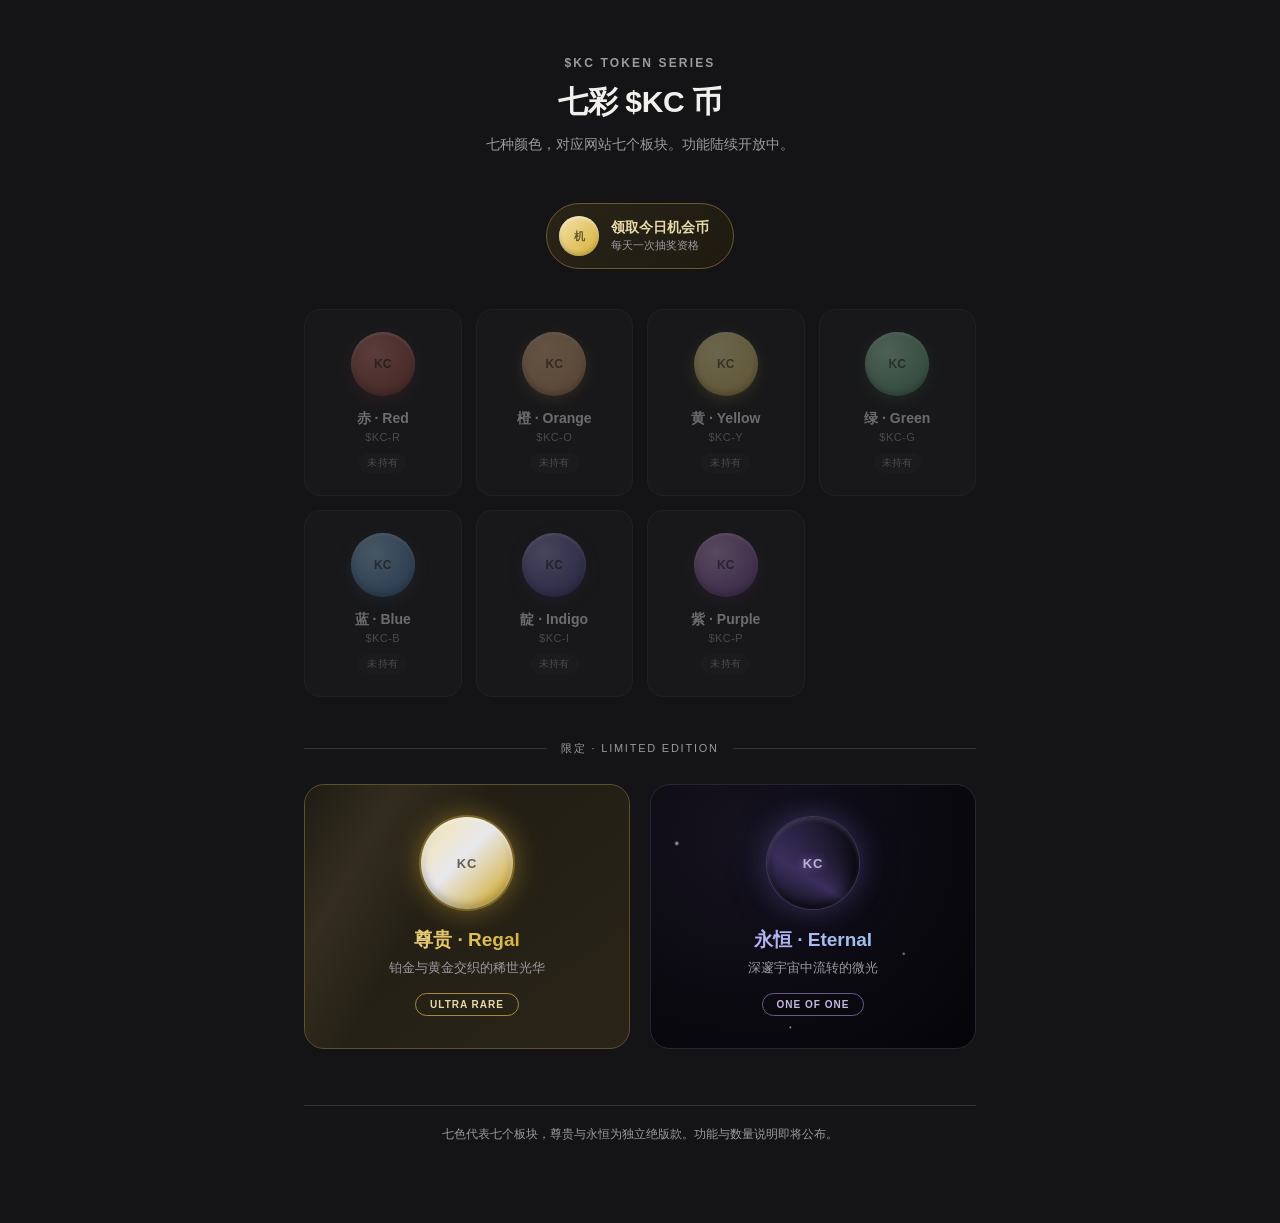
<file: kc-coins.html>
<!DOCTYPE html>
<html lang="zh">
<head>
<meta charset="UTF-8">
<meta name="viewport" content="width=device-width, initial-scale=1.0">
<title>$KC 币系列</title>
<style>
  :root {
    --bg: #141416;
    --panel: #1e1e21;
    --panel-2: #26262a;
    --line: #34343a;
    --ink: #f2f0ec;
    --ink-dim: #9a9a9f;
  }

  * { box-sizing: border-box; }

  html, body {
    margin: 0;
    padding: 0;
    background: var(--bg);
    color: var(--ink);
    font-family: -apple-system, BlinkMacSystemFont, "Segoe UI", "PingFang SC", "Microsoft YaHei", sans-serif;
    min-height: 100vh;
  }

  .wrap {
    max-width: 720px;
    margin: 0 auto;
    padding: 56px 24px 80px;
  }

  header { text-align: center; margin-bottom: 48px; }

  .eyebrow {
    font-size: 12px;
    letter-spacing: 0.18em;
    text-transform: uppercase;
    color: #9a9a9f;
    font-weight: 600;
    margin-bottom: 12px;
  }

  h1 {
    font-size: 30px;
    font-weight: 800;
    margin: 0 0 10px;
    letter-spacing: -0.01em;
  }

  .sub {
    color: var(--ink-dim);
    font-size: 14px;
    line-height: 1.6;
    max-width: 42ch;
    margin: 0 auto;
  }

  /* Chance token */
  .chance-section {
    display: flex;
    justify-content: center;
    margin-bottom: 40px;
  }

  .chance-btn {
    display: flex;
    align-items: center;
    gap: 12px;
    background: linear-gradient(135deg, #2a2418, #1e1a10);
    border: 1px solid #6b5a2e;
    border-radius: 999px;
    padding: 12px 24px 12px 12px;
    cursor: pointer;
    transition: transform 0.15s ease, box-shadow 0.15s ease;
  }

  .chance-btn:hover:not(.disabled) {
    transform: translateY(-2px);
    box-shadow: 0 6px 20px rgba(212,175,55,0.25);
  }

  .chance-btn:active:not(.disabled) { transform: translateY(0); }

  .chance-btn.disabled {
    cursor: not-allowed;
    opacity: 0.45;
    filter: grayscale(0.6);
  }

  .chance-icon {
    width: 40px;
    height: 40px;
    border-radius: 50%;
    background: linear-gradient(135deg, #f5e3a8, #d4af37, #f5e3a8);
    background-size: 200% 200%;
    animation: chance-shimmer 3s ease-in-out infinite;
    display: flex;
    align-items: center;
    justify-content: center;
    font-weight: 800;
    font-size: 11px;
    color: rgba(30,24,10,0.65);
    box-shadow: inset 0 2px 3px rgba(255,255,255,0.5), inset 0 -2px 4px rgba(0,0,0,0.2);
    flex-shrink: 0;
  }

  @keyframes chance-shimmer {
    0%, 100% { background-position: 0% 50%; }
    50% { background-position: 100% 50%; }
  }

  .chance-text { text-align: left; }

  .chance-title {
    font-size: 14px;
    font-weight: 700;
    color: #e8d9a8;
  }

  .chance-sub {
    font-size: 11px;
    color: var(--ink-dim);
    margin-top: 1px;
  }

  /* Coin lock state */
  .coin-card.locked {
    opacity: 0.4;
    cursor: not-allowed;
    filter: grayscale(0.5);
  }

  .coin-card.locked:hover { transform: none; }

  .coin-card.owned .coin-status {
    background: rgba(76,175,125,0.15);
    color: #4caf7d;
  }

  .coin-card { cursor: pointer; }

  /* Draw overlay */
  .draw-overlay {
    position: fixed;
    inset: 0;
    background: rgba(8,8,10,0.92);
    backdrop-filter: blur(8px);
    display: none;
    align-items: center;
    justify-content: center;
    z-index: 1000;
    padding: 24px;
    flex-direction: column;
  }

  .draw-overlay.show { display: flex; animation: overlay-in 0.25s ease; }

  .draw-stage {
    width: 180px;
    height: 180px;
    border-radius: 50%;
    display: flex;
    align-items: center;
    justify-content: center;
    position: relative;
    margin-bottom: 28px;
  }

  .draw-ring {
    position: absolute;
    inset: -10px;
    border-radius: 50%;
    border: 3px solid transparent;
    border-top-color: #d4af37;
    border-right-color: #d4af37;
    animation: draw-spin 0.6s linear infinite;
  }

  @keyframes draw-spin {
    to { transform: rotate(360deg); }
  }

  .draw-percent {
    font-size: 40px;
    font-weight: 800;
    font-variant-numeric: tabular-nums;
    z-index: 1;
  }

  .draw-result {
    text-align: center;
  }

  .draw-result-title {
    font-size: 20px;
    font-weight: 800;
    margin-bottom: 8px;
  }

  .draw-result-title.success {
    background: linear-gradient(90deg, #f5e3a8, #d4af37, #f5e3a8);
    background-size: 200% auto;
    -webkit-background-clip: text;
    background-clip: text;
    color: transparent;
    animation: regal-text 3s linear infinite;
  }

  .draw-result-title.fail {
    color: var(--ink-dim);
  }

  .draw-result-desc {
    font-size: 13px;
    color: var(--ink-dim);
    margin-bottom: 20px;
  }

  .draw-action-btn {
    display: inline-flex;
    align-items: center;
    gap: 8px;
    padding: 12px 24px;
    background: #4caf7d;
    color: #0f1a14;
    font-weight: 700;
    font-size: 14px;
    text-decoration: none;
    border-radius: 10px;
    border: none;
    cursor: pointer;
  }

  .draw-close-btn {
    display: inline-block;
    margin-top: 14px;
    background: none;
    border: none;
    color: var(--ink-dim);
    font-size: 13px;
    cursor: pointer;
    text-decoration: underline;
    text-underline-offset: 3px;
  }

  /* Spectrum grid */
  .spectrum-grid {
    display: grid;
    grid-template-columns: repeat(auto-fit, minmax(140px, 1fr));
    gap: 14px;
    margin-bottom: 20px;
  }

  .coin-card {
    background: var(--panel);
    border: 1px solid var(--line);
    border-radius: 16px;
    padding: 22px 16px;
    text-align: center;
    transition: transform 0.15s ease, border-color 0.15s ease;
  }

  .coin-card:hover {
    transform: translateY(-3px);
    border-color: var(--coin-color, #888);
  }

  .coin-disc {
    width: 64px;
    height: 64px;
    margin: 0 auto 14px;
    border-radius: 50%;
    position: relative;
    display: flex;
    align-items: center;
    justify-content: center;
    font-weight: 800;
    font-size: 12px;
    color: rgba(0,0,0,0.55);
    box-shadow:
      inset 0 2px 3px rgba(255,255,255,0.35),
      inset 0 -3px 6px rgba(0,0,0,0.25),
      0 4px 14px var(--coin-shadow, rgba(0,0,0,0.3));
  }

  .coin-name {
    font-size: 14px;
    font-weight: 700;
    margin-bottom: 3px;
  }

  .coin-code {
    font-size: 11px;
    color: var(--ink-dim);
    letter-spacing: 0.04em;
    text-transform: uppercase;
  }

  .coin-status {
    display: inline-block;
    margin-top: 10px;
    font-size: 10px;
    padding: 3px 9px;
    border-radius: 20px;
    background: var(--panel-2);
    color: var(--ink-dim);
    letter-spacing: 0.04em;
  }

  /* Individual coin colors */
  .c-red .coin-disc { background: radial-gradient(circle at 35% 30%, #ff6b5e, #c62e1f); --coin-color: #e8402c; --coin-shadow: rgba(232,64,44,0.35); }
  .c-orange .coin-disc { background: radial-gradient(circle at 35% 30%, #ffab5c, #e8842c); --coin-color: #e8842c; --coin-shadow: rgba(232,132,44,0.35); }
  .c-yellow .coin-disc { background: radial-gradient(circle at 35% 30%, #ffe066, #e8b800); --coin-color: #e8b800; --coin-shadow: rgba(232,184,0,0.35); }
  .c-green .coin-disc { background: radial-gradient(circle at 35% 30%, #7ee0a8, #2e9e5b); --coin-color: #2e9e5b; --coin-shadow: rgba(46,158,91,0.35); }
  .c-blue .coin-disc { background: radial-gradient(circle at 35% 30%, #6ec3ff, #1c6fd6); --coin-color: #1c6fd6; --coin-shadow: rgba(28,111,214,0.35); }
  .c-indigo .coin-disc { background: radial-gradient(circle at 35% 30%, #8f8cf0, #4136c4); --coin-color: #4136c4; --coin-shadow: rgba(65,54,196,0.35); }
  .c-purple .coin-disc { background: radial-gradient(circle at 35% 30%, #d68cf0, #8c2fc9); --coin-color: #8c2fc9; --coin-shadow: rgba(140,47,201,0.35); }

  /* Divider */
  .divider {
    display: flex;
    align-items: center;
    gap: 14px;
    margin: 44px 0 28px;
  }

  .divider-line {
    flex: 1;
    height: 1px;
    background: var(--line);
  }

  .divider-label {
    font-size: 11px;
    letter-spacing: 0.16em;
    text-transform: uppercase;
    color: var(--ink-dim);
    white-space: nowrap;
  }

  /* Overlay for flip animation */
  .flip-overlay {
    position: fixed;
    inset: 0;
    background: rgba(10,10,12,0.88);
    backdrop-filter: blur(6px);
    display: none;
    align-items: center;
    justify-content: center;
    z-index: 999;
    padding: 24px;
  }

  .flip-overlay.show {
    display: flex;
    animation: overlay-in 0.25s ease;
  }

  @keyframes overlay-in {
    from { opacity: 0; }
    to { opacity: 1; }
  }

  .flip-overlay .close-hint {
    position: absolute;
    bottom: 40px;
    left: 50%;
    transform: translateX(-50%);
    font-size: 12px;
    color: var(--ink-dim);
    letter-spacing: 0.04em;
  }

  .flip-stage {
    perspective: 1200px;
    width: 220px;
    height: 220px;
  }

  .flip-disc {
    width: 100%;
    height: 100%;
    border-radius: 50%;
    transform-style: preserve-3d;
    animation: coin-flip 1.1s cubic-bezier(0.34, 1.56, 0.64, 1);
    display: flex;
    align-items: center;
    justify-content: center;
  }

  @keyframes coin-flip {
    0% { transform: scale(0.3) rotateY(0deg); opacity: 0; }
    15% { opacity: 1; }
    60% { transform: scale(1.15) rotateY(900deg); }
    100% { transform: scale(1) rotateY(1080deg); }
  }

  /* Special limited cards container */
  .limited-grid {
    display: grid;
    grid-template-columns: 1fr;
    gap: 20px;
  }

  @media (min-width: 560px) {
    .limited-grid { grid-template-columns: 1fr 1fr; }
  }

  .limited-card {
    position: relative;
    border-radius: 20px;
    padding: 32px 22px;
    text-align: center;
    overflow: hidden;
    cursor: pointer;
    transition: transform 0.2s ease;
  }

  .limited-card:hover { transform: translateY(-4px); }
  .limited-card:active { transform: translateY(-1px) scale(0.98); }

  /* ---------- 尊贵 (Regal) — platinum/gold shifting with glow ring ---------- */
  .regal-card {
    background: linear-gradient(145deg, #201c14, #2a2418);
    border: 1px solid #5c4f2e;
  }

  .regal-card::before {
    content: '';
    position: absolute;
    inset: 0;
    background: linear-gradient(120deg, transparent 0%, rgba(255,220,140,0.08) 20%, transparent 40%);
    animation: shimmer-bg 3.5s linear infinite;
  }

  @keyframes shimmer-bg {
    0% { transform: translateX(-100%); }
    100% { transform: translateX(100%); }
  }

  .regal-disc {
    width: 92px;
    height: 92px;
    margin: 0 auto 18px;
    border-radius: 50%;
    position: relative;
    z-index: 1;
    background: linear-gradient(135deg,
      #f5e3a8 0%,
      #e8e8ee 14%,
      #d4af37 28%,
      #b8b8c4 42%,
      #f5e3a8 56%,
      #e0e0e8 70%,
      #d4af37 84%,
      #f5e3a8 100%);
    background-size: 320% 320%;
    animation: regal-flow 4s ease-in-out infinite;
    display: flex;
    align-items: center;
    justify-content: center;
  }

  .regal-card .regal-disc {
    box-shadow:
      inset 0 2px 4px rgba(255,255,255,0.6),
      inset 0 -4px 8px rgba(0,0,0,0.25),
      0 0 0 2px rgba(212,175,55,0.35),
      0 0 24px rgba(212,175,55,0.4),
      0 0 44px rgba(212,175,55,0.15);
    animation: regal-flow 4s ease-in-out infinite, regal-glow 2.4s ease-in-out infinite;
  }

  @keyframes regal-flow {
    0%, 100% { background-position: 0% 50%; }
    50% { background-position: 100% 50%; }
  }

  @keyframes regal-glow {
    0%, 100% {
      box-shadow:
        inset 0 2px 4px rgba(255,255,255,0.6),
        inset 0 -4px 8px rgba(0,0,0,0.25),
        0 0 0 2px rgba(212,175,55,0.35),
        0 0 24px rgba(212,175,55,0.4),
        0 0 44px rgba(212,175,55,0.15);
    }
    50% {
      box-shadow:
        inset 0 2px 4px rgba(255,255,255,0.6),
        inset 0 -4px 8px rgba(0,0,0,0.25),
        0 0 0 3px rgba(212,175,55,0.55),
        0 0 34px rgba(212,175,55,0.6),
        0 0 60px rgba(212,175,55,0.25);
    }
  }

  .regal-disc .mark {
    font-weight: 800;
    font-size: 13px;
    letter-spacing: 0.06em;
    color: rgba(30,24,10,0.65);
    z-index: 2;
  }

  .regal-name {
    position: relative;
    z-index: 1;
    font-size: 19px;
    font-weight: 800;
    margin-bottom: 6px;
    background: linear-gradient(90deg, #f5e3a8, #d4af37, #f5e3a8, #e0e0e8, #f5e3a8);
    background-size: 300% auto;
    -webkit-background-clip: text;
    background-clip: text;
    color: transparent;
    animation: regal-text 4s linear infinite;
  }

  @keyframes regal-text {
    0% { background-position: 0% center; }
    100% { background-position: 300% center; }
  }

  .regal-desc {
    position: relative;
    z-index: 1;
    font-size: 13px;
    color: var(--ink-dim);
    margin-bottom: 16px;
  }

  .regal-badge {
    position: relative;
    z-index: 1;
    display: inline-block;
    font-size: 10px;
    font-weight: 700;
    letter-spacing: 0.1em;
    padding: 5px 14px;
    border-radius: 20px;
    border: 1px solid #a68a3e;
    color: #e8d9a8;
    text-transform: uppercase;
  }

  /* ---------- 永恒 (Eternal) — cosmic black with rainbow shimmer ---------- */
  .eternal-card {
    background: radial-gradient(ellipse at 30% 20%, #16121f 0%, #0a0910 60%, #050508 100%);
    border: 1px solid #2a2438;
  }

  .eternal-card::before {
    content: '';
    position: absolute;
    inset: -20%;
    background:
      radial-gradient(circle at 20% 30%, rgba(255,255,255,0.9) 0%, transparent 0.6%),
      radial-gradient(circle at 70% 60%, rgba(255,255,255,0.7) 0%, transparent 0.5%),
      radial-gradient(circle at 45% 80%, rgba(255,255,255,0.8) 0%, transparent 0.4%),
      radial-gradient(circle at 85% 15%, rgba(255,255,255,0.6) 0%, transparent 0.5%),
      radial-gradient(circle at 10% 70%, rgba(255,255,255,0.7) 0%, transparent 0.4%);
    animation: star-drift 12s linear infinite;
    opacity: 0.8;
  }

  @keyframes star-drift {
    0% { transform: translate(0, 0); }
    100% { transform: translate(-30px, -20px); }
  }

  .eternal-disc {
    width: 92px;
    height: 92px;
    margin: 0 auto 18px;
    border-radius: 50%;
    position: relative;
    z-index: 1;
    background:
      conic-gradient(from 0deg,
        #0a0910 0%,
        #3a1f4d 12%,
        #1a3a5c 24%,
        #0a0910 36%,
        #4d1f3a 48%,
        #1f4d3a 60%,
        #0a0910 72%,
        #3a2f5c 84%,
        #0a0910 100%);
    background-size: 200% 200%;
    animation: eternal-swirl 6s linear infinite;
    box-shadow:
      inset 0 2px 4px rgba(255,255,255,0.15),
      inset 0 -4px 10px rgba(0,0,0,0.6),
      0 0 0 1px rgba(180,160,220,0.2),
      0 0 26px rgba(120,80,180,0.35),
      0 0 50px rgba(60,120,200,0.15);
    display: flex;
    align-items: center;
    justify-content: center;
  }

  @keyframes eternal-swirl {
    0% { background-position: 0% 50%; filter: hue-rotate(0deg); }
    100% { background-position: 200% 50%; filter: hue-rotate(360deg); }
  }

  .eternal-disc .mark {
    font-weight: 800;
    font-size: 13px;
    letter-spacing: 0.06em;
    color: rgba(230,220,245,0.75);
    z-index: 2;
    text-shadow: 0 0 8px rgba(180,140,255,0.6);
  }

  .eternal-name {
    position: relative;
    z-index: 1;
    font-size: 19px;
    font-weight: 800;
    margin-bottom: 6px;
    background: linear-gradient(90deg, #c9a8f0, #8ac9f0, #f0a8d0, #c9a8f0);
    background-size: 300% auto;
    -webkit-background-clip: text;
    background-clip: text;
    color: transparent;
    animation: eternal-text 5s linear infinite;
  }

  @keyframes eternal-text {
    0% { background-position: 0% center; }
    100% { background-position: 300% center; }
  }

  .eternal-desc {
    position: relative;
    z-index: 1;
    font-size: 13px;
    color: var(--ink-dim);
    margin-bottom: 16px;
  }

  .eternal-badge {
    position: relative;
    z-index: 1;
    display: inline-block;
    font-size: 10px;
    font-weight: 700;
    letter-spacing: 0.1em;
    padding: 5px 14px;
    border-radius: 20px;
    border: 1px solid #6a5a8a;
    color: #c9b8e0;
    text-transform: uppercase;
  }

  footer {
    margin-top: 56px;
    padding-top: 20px;
    border-top: 1px solid var(--line);
    font-size: 12px;
    color: var(--ink-dim);
    text-align: center;
  }
</style>
</head>
<body>

<div class="wrap">
  <header>
    <div class="eyebrow">$KC Token Series</div>
    <h1>七彩 $KC 币</h1>
    <p class="sub">七种颜色，对应网站七个板块。功能陆续开放中。</p>
  </header>

  <div class="chance-section">
    <button class="chance-btn" id="chanceBtn">
      <div class="chance-icon">机</div>
      <div class="chance-text">
        <div class="chance-title" id="chanceTitle">领取今日机会币</div>
        <div class="chance-sub" id="chanceSub">每天一次抽奖资格</div>
      </div>
    </button>
  </div>

  <div class="spectrum-grid" id="spectrumGrid">
    <div class="coin-card c-red locked" data-color="red" data-name="赤 · Red" data-link="photo-merge.html">
      <div class="coin-disc"><span>KC</span></div>
      <div class="coin-name">赤 · Red</div>
      <div class="coin-code">$KC-R</div>
      <div class="coin-status">未持有</div>
    </div>
    <div class="coin-card c-orange locked" data-color="orange" data-name="橙 · Orange" data-link="">
      <div class="coin-disc"><span>KC</span></div>
      <div class="coin-name">橙 · Orange</div>
      <div class="coin-code">$KC-O</div>
      <div class="coin-status">未持有</div>
    </div>
    <div class="coin-card c-yellow locked" data-color="yellow" data-name="黄 · Yellow" data-link="">
      <div class="coin-disc"><span>KC</span></div>
      <div class="coin-name">黄 · Yellow</div>
      <div class="coin-code">$KC-Y</div>
      <div class="coin-status">未持有</div>
    </div>
    <div class="coin-card c-green locked" data-color="green" data-name="绿 · Green" data-link="">
      <div class="coin-disc"><span>KC</span></div>
      <div class="coin-name">绿 · Green</div>
      <div class="coin-code">$KC-G</div>
      <div class="coin-status">未持有</div>
    </div>
    <div class="coin-card c-blue locked" data-color="blue" data-name="蓝 · Blue" data-link="">
      <div class="coin-disc"><span>KC</span></div>
      <div class="coin-name">蓝 · Blue</div>
      <div class="coin-code">$KC-B</div>
      <div class="coin-status">未持有</div>
    </div>
    <div class="coin-card c-indigo locked" data-color="indigo" data-name="靛 · Indigo" data-link="">
      <div class="coin-disc"><span>KC</span></div>
      <div class="coin-name">靛 · Indigo</div>
      <div class="coin-code">$KC-I</div>
      <div class="coin-status">未持有</div>
    </div>
    <div class="coin-card c-purple locked" data-color="purple" data-name="紫 · Purple" data-link="">
      <div class="coin-disc"><span>KC</span></div>
      <div class="coin-name">紫 · Purple</div>
      <div class="coin-code">$KC-P</div>
      <div class="coin-status">未持有</div>
    </div>
  </div>

  <div class="divider">
    <div class="divider-line"></div>
    <div class="divider-label">限定 · Limited Edition</div>
    <div class="divider-line"></div>
  </div>

  <div class="limited-grid">
    <div class="limited-card regal-card" id="regalTrigger">
      <div class="regal-disc"><span class="mark">KC</span></div>
      <div class="regal-name">尊贵 · Regal</div>
      <div class="regal-desc">铂金与黄金交织的稀世光华</div>
      <div class="regal-badge">Ultra Rare</div>
    </div>

    <div class="limited-card eternal-card" id="eternalTrigger">
      <div class="eternal-disc"><span class="mark">KC</span></div>
      <div class="eternal-name">永恒 · Eternal</div>
      <div class="eternal-desc">深邃宇宙中流转的微光</div>
      <div class="eternal-badge">One of One</div>
    </div>
  </div>

  <footer>七色代表七个板块，尊贵与永恒为独立绝版款。功能与数量说明即将公布。</footer>
</div>

<!-- Flip animation overlay -->
<div class="flip-overlay" id="flipOverlay">
  <div class="flip-stage">
    <div class="flip-disc" id="flipDisc"></div>
  </div>
  <div class="close-hint">点击任意处关闭</div>
</div>

<script>
(function () {
  const overlay = document.getElementById('flipOverlay');
  const flipDisc = document.getElementById('flipDisc');

  const regalDiscStyle = `
    width:100%; height:100%; border-radius:50%;
    background: linear-gradient(135deg, #f5e3a8 0%, #e8e8ee 14%, #d4af37 28%, #b8b8c4 42%, #f5e3a8 56%, #e0e0e8 70%, #d4af37 84%, #f5e3a8 100%);
    background-size: 320% 320%;
    animation: regal-flow 4s ease-in-out infinite, regal-glow 2.4s ease-in-out infinite;
    display:flex; align-items:center; justify-content:center;
  `;

  const eternalDiscStyle = `
    width:100%; height:100%; border-radius:50%;
    background: conic-gradient(from 0deg, #0a0910 0%, #3a1f4d 12%, #1a3a5c 24%, #0a0910 36%, #4d1f3a 48%, #1f4d3a 60%, #0a0910 72%, #3a2f5c 84%, #0a0910 100%);
    background-size: 200% 200%;
    animation: eternal-swirl 3s linear infinite;
    box-shadow: inset 0 2px 4px rgba(255,255,255,0.15), inset 0 -4px 10px rgba(0,0,0,0.6), 0 0 40px rgba(120,80,180,0.5);
    display:flex; align-items:center; justify-content:center;
  `;

  function openFlip(type) {
    flipDisc.style.cssText = type === 'regal' ? regalDiscStyle : eternalDiscStyle;
    flipDisc.innerHTML = '<span style="font-weight:800; font-size:22px; letter-spacing:0.06em; color:' +
      (type === 'regal' ? 'rgba(30,24,10,0.65)' : 'rgba(230,220,245,0.85)') + ';">KC</span>';

    // restart animation
    void flipDisc.offsetWidth;
    flipDisc.style.animation = 'none';
    void flipDisc.offsetWidth;
    flipDisc.style.animation = 'coin-flip 1.1s cubic-bezier(0.34, 1.56, 0.64, 1), ' +
      (type === 'regal' ? 'regal-flow 4s ease-in-out infinite, regal-glow 2.4s ease-in-out infinite' : 'eternal-swirl 3s linear infinite');

    overlay.classList.add('show');
  }

  document.getElementById('regalTrigger').addEventListener('click', () => openFlip('regal'));
  document.getElementById('eternalTrigger').addEventListener('click', () => openFlip('eternal'));

  overlay.addEventListener('click', () => overlay.classList.remove('show'));
})();
</script>

<!-- Draw (lottery) overlay -->
<div class="draw-overlay" id="drawOverlay">
  <div class="draw-stage" id="drawStage">
    <div class="draw-ring"></div>
    <div class="draw-percent" id="drawPercent">0%</div>
  </div>
  <div class="draw-result" id="drawResult" style="display:none;"></div>
</div>

<script>
(function () {
  const TODAY_KEY = 'kc_lastDrawDate';
  const OWNED_KEY = 'kc_owned';
  const SUCCESS_RATE = 0.99;

  const chanceBtn = document.getElementById('chanceBtn');
  const chanceTitle = document.getElementById('chanceTitle');
  const chanceSub = document.getElementById('chanceSub');
  const spectrumGrid = document.getElementById('spectrumGrid');
  const drawOverlay = document.getElementById('drawOverlay');
  const drawStage = document.getElementById('drawStage');
  const drawPercent = document.getElementById('drawPercent');
  const drawResult = document.getElementById('drawResult');

  let hasChanceToday = false;

  function todayStr() {
    return new Date().toISOString().slice(0, 10);
  }

  function getOwned() {
    try {
      return JSON.parse(localStorage.getItem(OWNED_KEY) || '[]');
    } catch (e) { return []; }
  }

  function setOwned(colorsArr) {
    localStorage.setItem(OWNED_KEY, JSON.stringify(colorsArr));
  }

  function usedChanceToday() {
    return localStorage.getItem(TODAY_KEY) === todayStr();
  }

  function markChanceUsed() {
    localStorage.setItem(TODAY_KEY, todayStr());
  }

  function refreshUI() {
    const owned = getOwned();
    const usedToday = usedChanceToday();

    // Update coin cards
    document.querySelectorAll('.coin-card').forEach(card => {
      const color = card.dataset.color;
      const statusEl = card.querySelector('.coin-status');
      if (owned.includes(color)) {
        card.classList.remove('locked');
        card.classList.add('owned');
        statusEl.textContent = '已持有 ✓';
      } else if (hasChanceToday) {
        card.classList.remove('locked');
        card.classList.remove('owned');
        statusEl.textContent = '点击抽取';
      } else {
        card.classList.add('locked');
        card.classList.remove('owned');
        statusEl.textContent = '未持有';
      }
    });

    // Update chance button
    if (usedToday && !hasChanceToday) {
      chanceBtn.classList.add('disabled');
      chanceTitle.textContent = '今日机会已用完';
      chanceSub.textContent = '明天再来试试';
    } else if (hasChanceToday) {
      chanceBtn.classList.add('disabled');
      chanceTitle.textContent = '机会已就绪';
      chanceSub.textContent = '点击任意颜色币开始抽取';
    } else {
      chanceBtn.classList.remove('disabled');
      chanceTitle.textContent = '领取今日机会币';
      chanceSub.textContent = '每天一次抽奖资格';
    }
  }

  chanceBtn.addEventListener('click', () => {
    if (usedChanceToday() || hasChanceToday) return;
    hasChanceToday = true;
    refreshUI();
  });

  spectrumGrid.addEventListener('click', (e) => {
    const card = e.target.closest('.coin-card');
    if (!card) return;
    if (card.classList.contains('locked')) return;
    if (card.classList.contains('owned')) return; // already owned, no re-draw needed for now
    if (!hasChanceToday) return;

    startDraw(card);
  });

  function startDraw(card) {
    const color = card.dataset.color;
    const name = card.dataset.name;
    const link = card.dataset.link;

    drawOverlay.classList.add('show');
    drawStage.style.display = 'flex';
    drawResult.style.display = 'none';
    drawPercent.textContent = '0%';

    // Animate percentage counting up
    let pct = 0;
    const interval = setInterval(() => {
      pct += Math.floor(Math.random() * 18) + 8;
      if (pct >= 100) pct = 100;
      drawPercent.textContent = pct + '%';
      if (pct >= 100) {
        clearInterval(interval);
        setTimeout(() => showDrawResult(color, name, link), 350);
      }
    }, 90);
  }

  function showDrawResult(color, name, link) {
    drawStage.style.display = 'none';
    drawResult.style.display = 'block';

    const success = Math.random() < SUCCESS_RATE;

    // consume today's chance regardless of outcome
    hasChanceToday = false;
    markChanceUsed();

    if (success) {
      const owned = getOwned();
      if (!owned.includes(color)) {
        owned.push(color);
        setOwned(owned);
      }

      let actionHtml = '';
      if (link) {
        actionHtml = `<a href="${link}" class="draw-action-btn">🔓 进入 ${name.split(' · ')[1]} 专区</a><br>`;
      }

      drawResult.innerHTML = `
        <div class="draw-result-title success">🎉 恭喜获得 ${name}</div>
        <div class="draw-result-desc">$KC 币已加入你的收藏</div>
        ${actionHtml}
        <button class="draw-close-btn" id="drawCloseBtn">关闭</button>
      `;
    } else {
      drawResult.innerHTML = `
        <div class="draw-result-title fail">未能中奖</div>
        <div class="draw-result-desc">今日机会已用完，明天再来试试</div>
        <button class="draw-close-btn" id="drawCloseBtn">关闭</button>
      `;
    }

    document.getElementById('drawCloseBtn').addEventListener('click', () => {
      drawOverlay.classList.remove('show');
      refreshUI();
    });
  }

  refreshUI();
})();
</script>

</body>
</html>
</file>
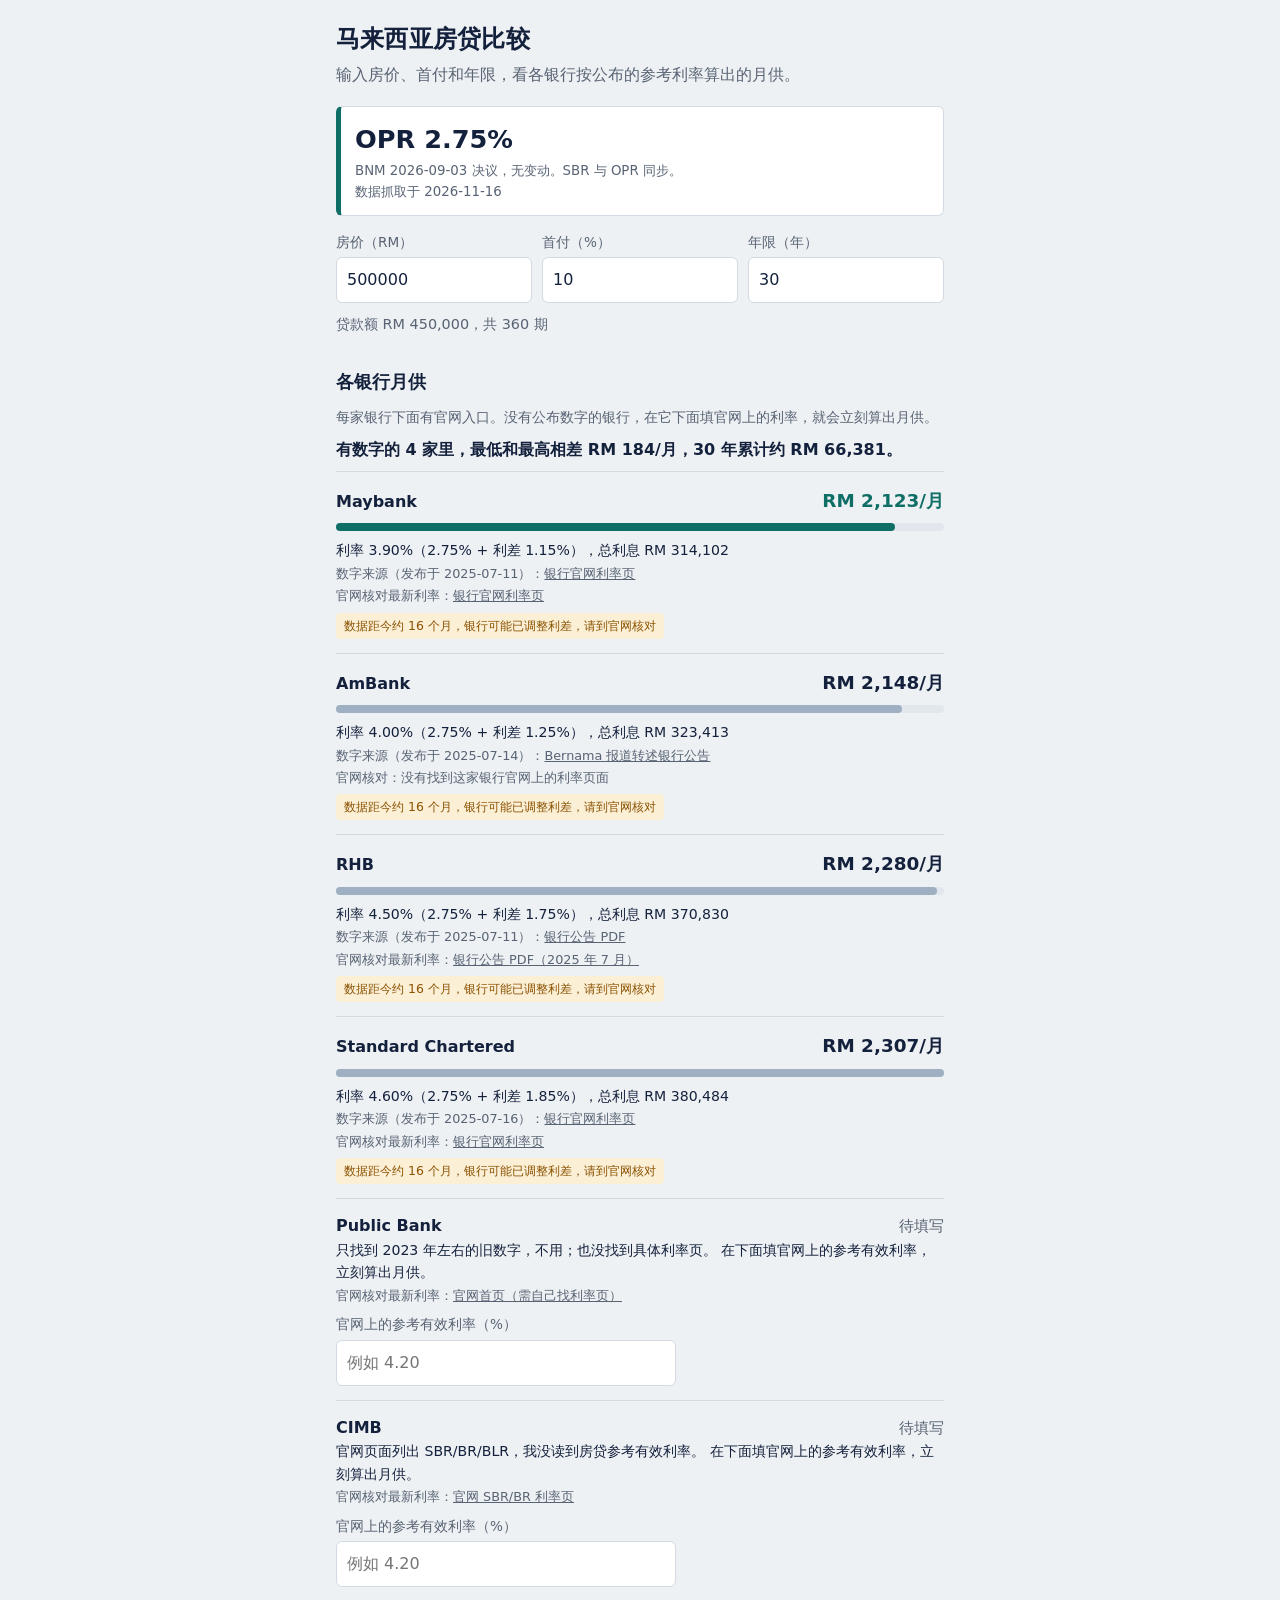
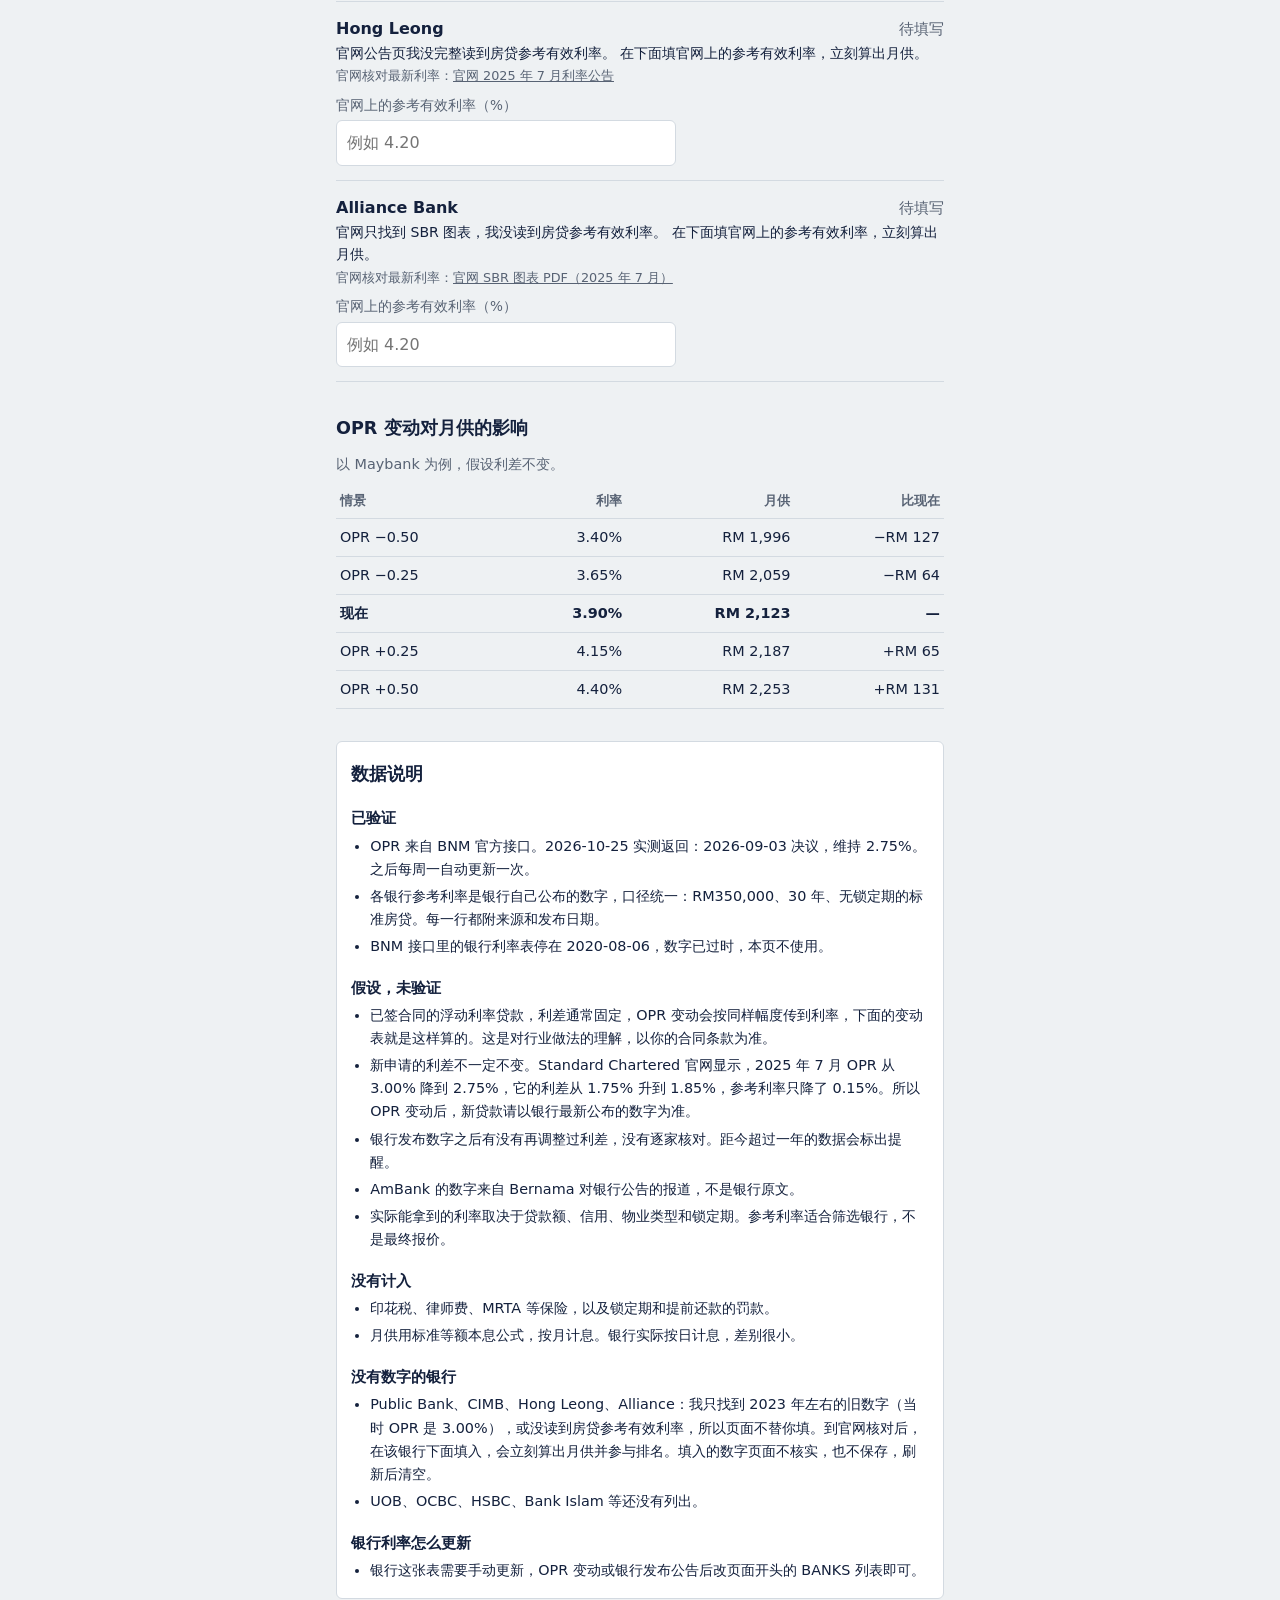
<file: mortgage.html>
<!doctype html>
<html lang="zh-CN">
<head>
<meta charset="utf-8">
<meta name="viewport" content="width=device-width, initial-scale=1">
<title>马来西亚房贷比较</title>
<style>
:root{
  --bg:#eef1f3; --card:#ffffff; --ink:#14213d; --muted:#586374; --line:#d3dae1;
  --track:#e1e7ec; --bar:#9fb0c2; --accent:#0f6e66; --accent-soft:#dbf0ed;
  --warn:#8a5200; --warn-soft:#fbefd6;
  color-scheme: light dark;
}
@media (prefers-color-scheme: dark){
  :root{
    --bg:#10161e; --card:#18212c; --ink:#e7ecf2; --muted:#9aa7b8; --line:#2a3644;
    --track:#223040; --bar:#5b7189; --accent:#4cc3b5; --accent-soft:#16332f;
    --warn:#f0b75a; --warn-soft:#3a2d12;
  }
}
*{box-sizing:border-box}
body{
  margin:0; background:var(--bg); color:var(--ink);
  font-family:"Noto Sans SC","PingFang SC","Microsoft YaHei",system-ui,sans-serif;
  line-height:1.6; font-variant-numeric:tabular-nums;
}
main{max-width:640px; margin:0 auto; padding:20px 16px 56px}
h1{font-size:1.5rem; margin:0 0 4px; letter-spacing:.01em}
h2{font-size:1.1rem; margin:32px 0 8px}
h3{font-size:.95rem; margin:18px 0 4px}
p{margin:0 0 8px}
.lede{color:var(--muted); margin-bottom:18px}

.opr{background:var(--card); border:1px solid var(--line); border-left:5px solid var(--accent); padding:12px 14px; border-radius:6px}
.opr .big{font-size:1.6rem; font-weight:700}
.opr small{display:block; color:var(--muted)}
.opr.warn{border-left-color:var(--warn); background:var(--warn-soft)}

.inputs{display:grid; grid-template-columns:repeat(3,1fr); gap:10px; margin-top:16px}
label{display:flex; flex-direction:column; gap:4px; font-size:.85rem; color:var(--muted)}
input{
  font:inherit; font-size:1rem; color:var(--ink); background:var(--card);
  border:1px solid var(--line); border-radius:6px; padding:9px 10px; width:100%;
}
input:focus-visible,a:focus-visible{outline:3px solid var(--accent); outline-offset:2px}
.loanline{margin-top:10px; color:var(--muted); font-size:.9rem}

.gap{font-weight:600}
.rows{list-style:none; margin:8px 0 0; padding:0}
.row{padding:14px 0; border-top:1px solid var(--line)}
.row:last-child{border-bottom:1px solid var(--line)}
.top{display:flex; justify-content:space-between; align-items:baseline; gap:8px}
.name{font-weight:600}
.pay{font-size:1.15rem; font-weight:700}
.row.best .pay{color:var(--accent)}
.bar{height:8px; background:var(--track); border-radius:4px; margin:8px 0}
.bar span{display:block; height:100%; background:var(--bar); border-radius:4px; transition:width .25s}
.row.best .bar span{background:var(--accent)}
@media (prefers-reduced-motion: reduce){.bar span{transition:none}}
.detail{font-size:.88rem; margin:0}
.src{font-size:.8rem; color:var(--muted); margin:2px 0 0}
.src a{color:inherit}
.tag{display:inline-block; margin:6px 0 0; padding:3px 8px; font-size:.78rem; background:var(--warn-soft); color:var(--warn); border-radius:4px}

table{width:100%; border-collapse:collapse; font-size:.9rem}
th,td{padding:7px 4px; text-align:right; border-bottom:1px solid var(--line)}
th:first-child,td:first-child{text-align:left}
th{font-weight:600; color:var(--muted); font-size:.8rem}
tr.now td{font-weight:700}

.notes{background:var(--card); border:1px solid var(--line); border-radius:6px; padding:4px 14px 12px; margin-top:32px}
.notes h2{margin-top:14px}
.notes ul{margin:0; padding-left:1.2em}
.notes li{margin-bottom:4px; font-size:.9rem}
.err{color:var(--warn); font-weight:600}
.pay.empty{color:var(--muted); font-weight:400; font-size:.95rem}
.row label{margin-top:8px; max-width:340px}
</style>
</head>
<body>
<main>
  <h1>马来西亚房贷比较</h1>
  <p class="lede">输入房价、首付和年限，看各银行按公布的参考利率算出的月供。</p>

  <section id="opr" class="opr" aria-live="polite">正在读取 OPR…</section>

  <section class="inputs" aria-label="贷款条件">
    <label>房价（RM）<input id="price" type="number" inputmode="numeric" value="500000" min="0" step="10000"></label>
    <label>首付（%）<input id="dp" type="number" inputmode="decimal" value="10" min="0" max="95" step="1"></label>
    <label>年限（年）<input id="yrs" type="number" inputmode="numeric" value="30" min="1" max="40" step="1"></label>
  </section>
  <p id="loan" class="loanline"></p>

  <section aria-labelledby="h-res">
    <h2 id="h-res">各银行月供</h2>
    <p class="loanline">每家银行下面有官网入口。没有公布数字的银行，在它下面填官网上的利率，就会立刻算出月供。</p>
    <p id="gap" class="gap"></p>
    <ol id="rows" class="rows"></ol>
  </section>

  <section aria-labelledby="h-sens">
    <h2 id="h-sens">OPR 变动对月供的影响</h2>
    <p id="sens-for" class="loanline"></p>
    <table id="sens"></table>
  </section>

  <section class="notes" aria-labelledby="h-notes">
    <h2 id="h-notes">数据说明</h2>

    <h3>已验证</h3>
    <ul>
      <li>OPR 来自 BNM 官方接口。2026-10-25 实测返回：2026-09-03 决议，维持 2.75%。之后每周一自动更新一次。</li>
      <li>各银行参考利率是银行自己公布的数字，口径统一：RM350,000、30 年、无锁定期的标准房贷。每一行都附来源和发布日期。</li>
      <li>BNM 接口里的银行利率表停在 2020-08-06，数字已过时，本页不使用。</li>
    </ul>

    <h3>假设，未验证</h3>
    <ul>
      <li>已签合同的浮动利率贷款，利差通常固定，OPR 变动会按同样幅度传到利率，下面的变动表就是这样算的。这是对行业做法的理解，以你的合同条款为准。</li>
      <li>新申请的利差不一定不变。Standard Chartered 官网显示，2025 年 7 月 OPR 从 3.00% 降到 2.75%，它的利差从 1.75% 升到 1.85%，参考利率只降了 0.15%。所以 OPR 变动后，新贷款请以银行最新公布的数字为准。</li>
      <li>银行发布数字之后有没有再调整过利差，没有逐家核对。距今超过一年的数据会标出提醒。</li>
      <li>AmBank 的数字来自 Bernama 对银行公告的报道，不是银行原文。</li>
      <li>实际能拿到的利率取决于贷款额、信用、物业类型和锁定期。参考利率适合筛选银行，不是最终报价。</li>
    </ul>

    <h3>没有计入</h3>
    <ul>
      <li>印花税、律师费、MRTA 等保险，以及锁定期和提前还款的罚款。</li>
      <li>月供用标准等额本息公式，按月计息。银行实际按日计息，差别很小。</li>
    </ul>

    <h3>没有数字的银行</h3>
    <ul>
      <li>Public Bank、CIMB、Hong Leong、Alliance：我只找到 2023 年左右的旧数字（当时 OPR 是 3.00%），或没读到房贷参考有效利率，所以页面不替你填。到官网核对后，在该银行下面填入，会立刻算出月供并参与排名。填入的数字页面不核实，也不保存，刷新后清空。</li>
      <li>UOB、OCBC、HSBC、Bank Islam 等还没有列出。</li>
    </ul>

    <h3>银行利率怎么更新</h3>
    <ul>
      <li>银行这张表需要手动更新，OPR 变动或银行发布公告后改页面开头的 BANKS 列表即可。</li>
    </ul>
  </section>
</main>

<script>
(function(){
  // 有公布数字的银行：ielr = 参考有效利率(%)，sbr = 发布当时的 SBR(%)，date = 生效日期
  // 没读到数字的银行：只写 missing 说明，数字由你从官网读到后在页面里填
  var BANKS = [
    {name:"Maybank", ielr:3.90, sbr:2.75, date:"2025-07-11", src:"银行官网利率页",
     url:"https://www.maybank2u.com.my/maybank2u/malaysia/en/personal/rates/blr_rates.page",
     official:{url:"https://www.maybank2u.com.my/maybank2u/malaysia/en/personal/rates/blr_rates.page", label:"银行官网利率页"}},
    {name:"Public Bank",
     missing:"只找到 2023 年左右的旧数字，不用；也没找到具体利率页。",
     official:{url:"https://www.pbebank.com", label:"官网首页（需自己找利率页）"}},
    {name:"CIMB",
     missing:"官网页面列出 SBR/BR/BLR，我没读到房贷参考有效利率。",
     official:{url:"https://www.cimb.com.my/en/personal/help-support/rates-charges/CIMB-Base-Rate-Base-Lending-Rates.html", label:"官网 SBR/BR 利率页"}},
    {name:"RHB", ielr:4.50, sbr:2.75, date:"2025-07-11", src:"银行公告 PDF",
     url:"https://www.rhbgroup.com/-/media/Files/others/highlights/announcements/H20250710-2.pdf",
     official:{url:"https://www.rhbgroup.com/-/media/Files/others/highlights/announcements/H20250710-2.pdf", label:"银行公告 PDF（2025 年 7 月）"}},
    {name:"Hong Leong",
     missing:"官网公告页我没完整读到房贷参考有效利率。",
     official:{url:"https://www.hlb.com.my/en/personal-banking/news-updates/hlb-hlisb-update-sbr-br-ibr-blr-ifr-14-july-2025.html", label:"官网 2025 年 7 月利率公告"}},
    {name:"AmBank", ielr:4.00, sbr:2.75, date:"2025-07-14", src:"Bernama 报道转述银行公告",
     url:"https://bernama.com/en/news.php/target='_blank'?id=2444090",
     official:null},
    {name:"Alliance Bank",
     missing:"官网只找到 SBR 图表，我没读到房贷参考有效利率。",
     official:{url:"https://www.alliancebank.com.my/Alliance/media/Pdf/published-standardised-base-rate-chart-15072025.pdf", label:"官网 SBR 图表 PDF（2025 年 7 月）"}},
    {name:"Standard Chartered", ielr:4.60, sbr:2.75, date:"2025-07-16", src:"银行官网利率页",
     url:"https://www.sc.com/my/deposits/interest-rates",
     official:{url:"https://www.sc.com/my/deposits/interest-rates", label:"银行官网利率页"}}
  ];
  var userRates = {};
  var lastMax = 0;

  var $ = function(id){ return document.getElementById(id); };
  var el = function(t, c, x){
    var e = document.createElement(t);
    if (c) e.className = c;
    if (x !== undefined) e.textContent = x;
    return e;
  };
  var rm = function(n){ return "RM " + Math.round(n).toLocaleString("en-US"); };
  var pct = function(n){ return n.toFixed(2) + "%"; };
  var OPR = null;

  function pmt(P, annualPct, months){
    var r = annualPct / 100 / 12;
    if (r === 0) return P / months;
    var f = Math.pow(1 + r, months);
    return P * r * f / (f - 1);
  }
  function monthsSince(d){
    return Math.floor((Date.now() - new Date(d + "T00:00:00Z").getTime()) / (30.44 * 86400000));
  }
  function hasData(b){ return b.ielr !== undefined; }
  function baseOf(b){ return OPR ? OPR.opr : b.sbr; }
  function rateOf(b, shift){
    shift = shift || 0;
    if (!hasData(b)){
      var u = userRates[b.name];
      return u > 0 ? Math.round((u + shift) * 100) / 100 : null;
    }
    var spread = b.ielr - b.sbr;
    return Math.round((baseOf(b) + shift + spread) * 100) / 100;
  }
  function itemFor(b, P, n){
    var rate = rateOf(b, 0);
    if (rate === null) return {b:b, rate:null};
    var m = pmt(P, rate, n);
    return {b:b, rate:rate, m:m, interest:m * n - P, manual:!hasData(b)};
  }
  function officialLine(o){
    var p = el("p", "src");
    if (!o){ p.textContent = "官网核对：没有找到这家银行官网上的利率页面"; return p; }
    p.appendChild(document.createTextNode("官网核对最新利率："));
    var a = el("a", null, o.label);
    a.href = o.url; a.target = "_blank"; a.rel = "noopener";
    p.appendChild(a);
    return p;
  }

  function renderOpr(){
    var box = $("opr");
    box.textContent = "";
    if (!OPR){
      box.className = "opr warn";
      box.appendChild(el("strong", null, "还没有 OPR 数据"));
      box.appendChild(el("small", null, "到仓库的 Actions 页面运行一次 Update OPR。在此之前，页面暂按各银行发布时的利率显示。"));
      return;
    }
    box.className = "opr";
    box.appendChild(el("div", "big", "OPR " + pct(OPR.opr)));
    var chg = (OPR.change_in_opr === 0) ? "无变动" : "有变动";
    box.appendChild(el("small", null, "BNM " + OPR.decision_date + " 决议，" + chg + "。SBR 与 OPR 同步。"));
    box.appendChild(el("small", null, "数据抓取于 " + String(OPR.fetched_at).slice(0, 10)));
  }

  // 一行里会随数字变化的部分
  function fillDyn(dyn, it, maxM){
    var b = it.b;
    dyn.textContent = "";
    var top = el("div", "top");
    top.appendChild(el("span", "name", b.name));
    if (it.rate === null){
      top.appendChild(el("span", "pay empty", "待填写"));
      dyn.appendChild(top);
      dyn.appendChild(el("p", "detail", b.missing + " 在下面填官网上的参考有效利率，立刻算出月供。"));
      return;
    }
    top.appendChild(el("span", "pay", rm(it.m) + "/月"));
    dyn.appendChild(top);
    var bar = el("div", "bar");
    var fill = el("span");
    fill.style.width = (it.m / maxM * 100).toFixed(1) + "%";
    bar.appendChild(fill);
    dyn.appendChild(bar);
    if (it.manual){
      dyn.appendChild(el("p", "detail", "利率 " + pct(it.rate) + "（你从官网填写的数字），总利息 " + rm(it.interest)));
      dyn.appendChild(el("p", "tag", "这个利率是你自己填的，页面没有核实"));
    } else {
      var spread = b.ielr - b.sbr;
      dyn.appendChild(el("p", "detail",
        "利率 " + pct(it.rate) + "（" + pct(baseOf(b)) + " + 利差 " + pct(spread) + "），总利息 " + rm(it.interest)));
    }
  }

  function buildRow(it, P, n, maxM, best){
    var b = it.b;
    var li = el("li", "row" + (best ? " best" : ""));
    var dyn = el("div", "dyn");
    li.appendChild(dyn);
    fillDyn(dyn, it, maxM);

    if (hasData(b)){
      var s = el("p", "src");
      s.appendChild(document.createTextNode("数字来源（发布于 " + b.date + "）："));
      var a = el("a", null, b.src);
      a.href = b.url; a.target = "_blank"; a.rel = "noopener";
      s.appendChild(a);
      li.appendChild(s);
      li.appendChild(officialLine(b.official));

      var age = monthsSince(b.date);
      if (age >= 12){
        li.appendChild(el("p", "tag", "数据距今约 " + age + " 个月，银行可能已调整利差，请到官网核对"));
      }
      if (OPR && OPR.opr !== b.sbr){
        li.appendChild(el("p", "tag", "OPR 自发布后已从 " + pct(b.sbr) + " 变为 " + pct(OPR.opr) + "，此行为按 OPR + 利差推算，银行可能同时调整了利差，请到官网核对"));
      }
      if (!OPR){
        li.appendChild(el("p", "tag", "未取得 OPR，按发布时利率显示"));
      }
    } else {
      li.appendChild(officialLine(b.official));
      var lab = el("label", null, "官网上的参考有效利率（%）");
      var inp = el("input");
      inp.type = "number"; inp.step = "0.01"; inp.min = "0"; inp.max = "15";
      inp.inputMode = "decimal"; inp.placeholder = "例如 4.20";
      if (userRates[b.name] > 0) inp.value = String(userRates[b.name]);
      // 边输入边更新这一行；输入完离开输入框后，再整体重新排名
      inp.addEventListener("input", function(){
        var v = parseFloat(inp.value);
        if (v > 0 && v < 15) userRates[b.name] = v; else delete userRates[b.name];
        var cur = itemFor(b, P, n);
        if (cur.m && cur.m > lastMax) lastMax = cur.m;
        fillDyn(dyn, cur, lastMax || 1);
      });
      inp.addEventListener("change", calc);
      lab.appendChild(inp);
      li.appendChild(lab);
    }
    return li;
  }

  function calc(){
    var price = parseFloat($("price").value);
    var dp = parseFloat($("dp").value);
    var yrs = parseFloat($("yrs").value);
    var rows = $("rows"), gap = $("gap"), loan = $("loan"), sens = $("sens");
    rows.textContent = ""; sens.textContent = ""; gap.textContent = "";
    $("sens-for").textContent = "";

    if (!(price > 0) || !(dp >= 0 && dp < 100) || !(yrs >= 1 && yrs <= 40)){
      loan.textContent = "";
      rows.appendChild(el("li", "err", "请输入房价 > 0、首付 0–99%、年限 1–40 年。"));
      return;
    }
    var P = price * (1 - dp / 100);
    var n = Math.round(yrs * 12);
    loan.textContent = "贷款额 " + rm(P) + "，共 " + n + " 期";

    var items = BANKS.map(function(b){ return itemFor(b, P, n); });
    var done = items.filter(function(i){ return i.rate !== null; })
                    .sort(function(a, c){ return a.m - c.m; });
    var todo = items.filter(function(i){ return i.rate === null; });

    lastMax = done[done.length - 1].m;
    if (done.length > 1){
      var d = lastMax - done[0].m;
      gap.textContent = "有数字的 " + done.length + " 家里，最低和最高相差 " + rm(d) + "/月，" + yrs + " 年累计约 " + rm(d * n) + "。";
    }

    done.forEach(function(it, i){ rows.appendChild(buildRow(it, P, n, lastMax, i === 0)); });
    todo.forEach(function(it){ rows.appendChild(buildRow(it, P, n, lastMax, false)); });

    // OPR 变动敏感度：以当前月供最低的银行为例
    var best = done[0];
    $("sens-for").textContent = "以 " + best.b.name + " 为例，假设利差不变。";
    var head = el("tr");
    ["情景", "利率", "月供", "比现在"].forEach(function(h){ head.appendChild(el("th", null, h)); });
    sens.appendChild(head);
    [-0.5, -0.25, 0, 0.25, 0.5].forEach(function(sh){
      var r = rateOf(best.b, sh);
      var m = pmt(P, r, n);
      var diff = m - best.m;
      var tr = el("tr", sh === 0 ? "now" : "");
      var label = sh === 0 ? "现在" : "OPR " + (sh > 0 ? "+" : "−") + Math.abs(sh).toFixed(2);
      var delta = sh === 0 ? "—" : (diff > 0 ? "+" : "−") + rm(Math.abs(diff));
      [label, pct(r), rm(m), delta].forEach(function(t){ tr.appendChild(el("td", null, t)); });
      sens.appendChild(tr);
    });
  }

  ["price", "dp", "yrs"].forEach(function(id){ $(id).addEventListener("input", calc); });

  fetch("data/opr.json", {cache: "no-store"})
    .then(function(r){ if (!r.ok) throw new Error("no opr"); return r.json(); })
    .then(function(j){ if (typeof j.opr === "number") OPR = j; })
    .catch(function(){ OPR = null; })
    .then(function(){ renderOpr(); calc(); });
})();
</script>
</body>
</html>
</file>
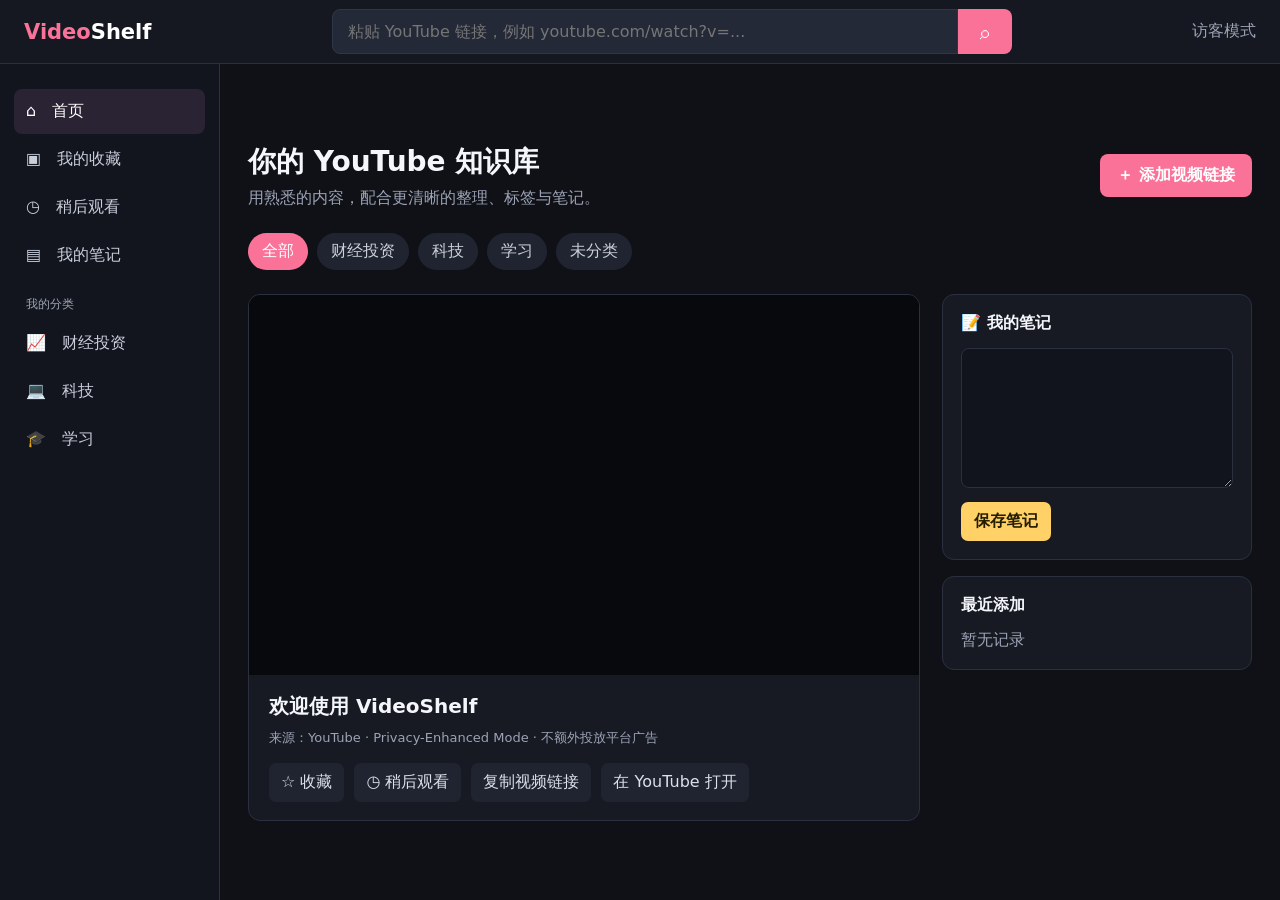
<file: videoshelf.html>
<!doctype html>
<html lang="zh-CN">
<head>
  <meta charset="utf-8" />
  <meta name="viewport" content="width=device-width, initial-scale=1" />
  <title>VideoShelf · YouTube 知识库</title>

  <style>
    :root {
      --bg: #0f1117;
      --panel: #171a23;
      --panel-2: #202431;
      --text: #f4f6fb;
      --muted: #9ca3b5;
      --line: #2b3040;
      --pink: #fb7299;
      --gold: #ffd166;
    }

    * {
      box-sizing: border-box;
    }

    body {
      margin: 0;
      background: var(--bg);
      color: var(--text);
      font-family: system-ui, -apple-system, BlinkMacSystemFont,
        "Microsoft YaHei", sans-serif;
    }

    button,
    input,
    textarea {
      font: inherit;
    }

    button {
      cursor: pointer;
      border: 0;
    }

    .topbar {
      height: 64px;
      display: flex;
      align-items: center;
      gap: 22px;
      padding: 0 24px;
      background: #151821;
      border-bottom: 1px solid var(--line);
      position: sticky;
      top: 0;
      z-index: 5;
    }

    .logo {
      color: var(--pink);
      font-size: 21px;
      font-weight: 800;
      white-space: nowrap;
    }

    .logo span {
      color: white;
    }

    .search {
      display: flex;
      flex: 1;
      max-width: 680px;
      margin: auto;
    }

    .search input {
      flex: 1;
      padding: 12px 15px;
      color: white;
      background: #242938;
      border: 1px solid #303649;
      border-radius: 8px 0 0 8px;
      outline: none;
    }

    .search button {
      width: 54px;
      color: white;
      background: var(--pink);
      border-radius: 0 8px 8px 0;
      font-size: 18px;
    }

    .user {
      color: var(--muted);
      white-space: nowrap;
    }

    .layout {
      display: grid;
      grid-template-columns: 220px minmax(0, 1fr);
      min-height: calc(100vh - 64px);
    }

    aside {
      padding: 22px 14px;
      background: #12151d;
      border-right: 1px solid var(--line);
    }

    .nav-title {
      margin: 18px 12px 8px;
      color: var(--muted);
      font-size: 12px;
    }

    .nav button {
      display: block;
      width: 100%;
      margin: 3px 0;
      padding: 12px;
      color: #c9cedb;
      text-align: left;
      background: transparent;
      border-radius: 8px;
    }

    .nav button:hover,
    .nav button.active {
      color: white;
      background: #292333;
    }

    .main {
      width: 100%;
      max-width: 1450px;
      margin: auto;
      padding: 28px;
    }

    .hero {
      display: flex;
      align-items: center;
      justify-content: space-between;
      gap: 18px;
      margin-bottom: 24px;
    }

    .hero h1 {
      margin: 0 0 7px;
      font-size: 28px;
    }

    .hero p {
      margin: 0;
      color: var(--muted);
    }

    .primary {
      padding: 11px 17px;
      color: white;
      font-weight: 700;
      background: var(--pink);
      border-radius: 8px;
    }

    .chips {
      display: flex;
      flex-wrap: wrap;
      gap: 9px;
      margin-bottom: 24px;
    }

    .chip {
      padding: 8px 14px;
      color: #cbd0dd;
      background: var(--panel-2);
      border-radius: 20px;
    }

    .chip.active {
      color: white;
      background: var(--pink);
    }

    .content {
      display: grid;
      grid-template-columns: minmax(0, 1fr) 310px;
      gap: 22px;
    }

    .player-card,
    .panel {
      overflow: hidden;
      background: var(--panel);
      border: 1px solid var(--line);
      border-radius: 12px;
    }

    .player {
      aspect-ratio: 16 / 9;
      background: #08090d;
    }

    .player iframe {
      width: 100%;
      height: 100%;
      border: 0;
    }

    .meta {
      padding: 18px 20px;
    }

    .meta h2 {
      margin: 0 0 9px;
      font-size: 20px;
    }

    .source {
      color: var(--muted);
      font-size: 13px;
    }

    .actions {
      display: flex;
      flex-wrap: wrap;
      gap: 10px;
      margin-top: 16px;
    }

    .action {
      padding: 9px 12px;
      color: #dbe0eb;
      background: var(--panel-2);
      border-radius: 7px;
    }

    .action:hover {
      background: #303747;
    }

    .side {
      display: flex;
      flex-direction: column;
      gap: 16px;
    }

    .panel {
      padding: 18px;
    }

    .panel h3 {
      margin: 0 0 14px;
      font-size: 16px;
    }

    .note textarea {
      width: 100%;
      height: 140px;
      padding: 11px;
      color: white;
      background: #11141c;
      border: 1px solid var(--line);
      border-radius: 8px;
      outline: none;
      resize: vertical;
    }

    .save {
      margin-top: 10px;
      padding: 9px 13px;
      color: #241d00;
      font-weight: 700;
      background: var(--gold);
      border-radius: 7px;
    }

    .list {
      display: grid;
      gap: 11px;
    }

    .item {
      display: flex;
      gap: 10px;
      padding: 9px;
      border-radius: 8px;
      cursor: pointer;
    }

    .item:hover {
      background: var(--panel-2);
    }

    .thumb {
      display: grid;
      width: 90px;
      height: 52px;
      place-items: center;
      color: #cbd0dd;
      background: #343a4c;
      border-radius: 5px;
      font-size: 20px;
    }

    .item b {
      font-size: 13px;
      line-height: 1.35;
    }

    .item small {
      display: block;
      margin-top: 4px;
      color: var(--muted);
    }

    .toast {
      display: none;
      position: fixed;
      right: 24px;
      bottom: 24px;
      padding: 12px 16px;
      background: #292f3d;
      border-radius: 8px;
      box-shadow: 0 8px 30px #0008;
    }

    .modal {
      display: none;
      position: fixed;
      inset: 0;
      z-index: 10;
      place-items: center;
      padding: 20px;
      background: #0009;
    }

    .dialog {
      width: min(580px, 100%);
      padding: 22px;
      background: var(--panel);
      border: 1px solid var(--line);
      border-radius: 12px;
    }

    .dialog h2 {
      margin-top: 0;
    }

    .dialog p {
      color: var(--muted);
    }

    .dialog input {
      width: 100%;
      padding: 12px;
      color: white;
      background: #11141c;
      border: 1px solid var(--line);
      border-radius: 7px;
      outline: none;
    }

    .dialog-actions {
      display: flex;
      justify-content: flex-end;
      gap: 10px;
      margin-top: 16px;
    }

    .secondary {
      padding: 10px 15px;
      color: white;
      background: var(--panel-2);
      border-radius: 7px;
    }

    @media (max-width: 850px) {
      .layout {
        grid-template-columns: 1fr;
      }

      aside {
        display: none;
      }

      .main {
        padding: 18px;
      }

      .content {
        grid-template-columns: 1fr;
      }

      .topbar {
        gap: 10px;
        padding: 0 12px;
      }

      .user {
        display: none;
      }

      .hero {
        align-items: flex-start;
        flex-direction: column;
      }
    }
  </style>
</head>

<body>
  <header class="topbar">
    <div class="logo">Video<span>Shelf</span></div>

    <div class="search">
      <input
        id="urlInput"
        placeholder="粘贴 YouTube 链接，例如 youtube.com/watch?v=..."
      />
      <button id="loadBtn">⌕</button>
    </div>

    <div class="user">访客模式</div>
  </header>

  <div class="layout">
    <aside>
      <div class="nav">
        <button class="active">⌂　首页</button>
        <button>▣　我的收藏</button>
        <button>◷　稍后观看</button>
        <button>▤　我的笔记</button>

        <div class="nav-title">我的分类</div>

        <button>📈　财经投资</button>
        <button>💻　科技</button>
        <button>🎓　学习</button>
      </div>
    </aside>

    <main class="main">
      <div class="hero">
        <div>
          <h1>你的 YouTube 知识库</h1>
          <p>用熟悉的内容，配合更清晰的整理、标签与笔记。</p>
        </div>

        <button class="primary" id="addBtn">
          ＋ 添加视频链接
        </button>
      </div>

      <div class="chips">
        <button class="chip active">全部</button>
        <button class="chip">财经投资</button>
        <button class="chip">科技</button>
        <button class="chip">学习</button>
        <button class="chip">未分类</button>
      </div>

      <section class="content">
        <div class="player-card">
          <div class="player">
            <iframe
              id="player"
              src="https://www.youtube-nocookie.com/embed/dQw4w9WgXcQ?rel=0&playsinline=1"
              title="YouTube video player"
              allow="accelerometer; autoplay; clipboard-write; encrypted-media; gyroscope; picture-in-picture; web-share"
              allowfullscreen>
            </iframe>
          </div>

          <div class="meta">
            <h2 id="videoTitle">欢迎使用 VideoShelf</h2>

            <div class="source">
              来源：YouTube · Privacy-Enhanced Mode · 不额外投放平台广告
            </div>

            <div class="actions">
              <button class="action" id="favBtn">☆ 收藏</button>
              <button class="action" id="laterBtn">◷ 稍后观看</button>
              <button class="action" id="copyBtn">复制视频链接</button>
              <button class="action" id="openBtn">在 YouTube 打开</button>
            </div>
          </div>
        </div>

        <div class="side">
          <div class="panel note">
            <h3>📝 我的笔记</h3>

            <textarea
              id="note"
              placeholder="记录重点、时间戳、投资想法……">
            </textarea>

            <button class="save" id="saveNote">
              保存笔记
            </button>
          </div>

          <div class="panel">
            <h3>最近添加</h3>
            <div id="recent" class="list"></div>
          </div>
        </div>
      </section>
    </main>
  </div>

  <div class="modal" id="modal">
    <div class="dialog">
      <h2>添加 YouTube 视频</h2>

      <p>
        只需粘贴视频链接。这个原型不使用 YouTube Data API。
      </p>

      <input
        id="modalUrl"
        placeholder="https://www.youtube.com/watch?v=..."
      />

      <div class="dialog-actions">
        <button class="secondary" id="cancel">取消</button>
        <button class="primary" id="confirm">载入视频</button>
      </div>
    </div>
  </div>

  <div class="toast" id="toast"></div>

  <script>
    const $ = (selector) => document.querySelector(selector);

    let currentId = "dQw4w9WgXcQ";

    let records = JSON.parse(
      localStorage.getItem("videoshelf-records") || "[]"
    );

    function getVideoId(rawUrl) {
      try {
        const url = new URL(rawUrl);

        if (url.hostname.includes("youtu.be")) {
          return url.pathname.slice(1).split("/")[0];
        }

        if (url.searchParams.get("v")) {
          return url.searchParams.get("v");
        }

        const match = url.pathname.match(
          //shorts/([^/]+)|/embed/([^/]+)/
        );

        return match ? match[1] || match[2] : null;
      } catch {
        return null;
      }
    }

    function showToast(message) {
      const toast = $("#toast");

      toast.textContent = message;
      toast.style.display = "block";

      setTimeout(() => {
        toast.style.display = "none";
      }, 2200);
    }

    function loadVideo(rawUrl) {
      const videoId = getVideoId(rawUrl);

      if (!videoId) {
        showToast("请输入有效的 YouTube 链接");
        return;
      }

      currentId = videoId;

      $("#player").src =
        `https://www.youtube-nocookie.com/embed/${videoId}?rel=0&playsinline=1`;

      $("#videoTitle").textContent =
        `YouTube 视频 · ${videoId}`;

      const existing = records.find(
        (item) => item.id === videoId
      );

      $("#note").value = existing ? existing.note : "";

      if (!existing) {
        records.unshift({
          id: videoId,
          note: "",
          date: new Date().toLocaleDateString("zh-CN")
        });

        records = records.slice(0, 8);

        localStorage.setItem(
          "videoshelf-records",
          JSON.stringify(records)
        );
      }

      renderRecentVideos();

      $("#modal").style.display = "none";
      showToast("视频已载入");
    }

    function renderRecentVideos() {
      const container = $("#recent");

      if (!records.length) {
        container.innerHTML =
          '<div style="color:var(--muted)">暂无记录</div>';
        return;
      }

      container.innerHTML = records
        .map(
          (item) => `
            <div class="item" data-id="${item.id}">
              <div class="thumb">▶</div>
              <div>
                <b>YouTube 视频</b>
                <small>${item.id} · ${item.date}</small>
              </div>
            </div>
          `
        )
        .join("");

      container.querySelectorAll(".item").forEach((item) => {
        item.onclick = () => {
          loadVideo(`https://youtu.be/${item.dataset.id}`);
        };
      });
    }

    $("#loadBtn").onclick = () => {
      loadVideo($("#urlInput").value);
    };

    $("#urlInput").onkeydown = (event) => {
      if (event.key === "Enter") {
        loadVideo(event.target.value);
      }
    };

    $("#addBtn").onclick = () => {
      $("#modal").style.display = "grid";
      $("#modalUrl").focus();
    };

    $("#cancel").onclick = () => {
      $("#modal").style.display = "none";
    };

    $("#confirm").onclick = () => {
      loadVideo($("#modalUrl").value);
    };

    $("#favBtn").onclick = () => {
      showToast("已加入收藏");
    };

    $("#laterBtn").onclick = () => {
      showToast("已加入稍后观看");
    };

    $("#copyBtn").onclick = () => {
      const link = `https://youtu.be/${currentId}`;

      navigator.clipboard
        ?.writeText(link)
        .then(() => showToast("链接已复制"));
    };

    $("#openBtn").onclick = () => {
      window.open(
        `https://www.youtube.com/watch?v=${currentId}`,
        "_blank"
      );
    };

    $("#saveNote").onclick = () => {
      const video = records.find(
        (item) => item.id === currentId
      );

      if (!video) {
        return;
      }

      video.note = $("#note").value;

      localStorage.setItem(
        "videoshelf-records",
        JSON.stringify(records)
      );

      showToast("笔记已保存");
    };

    renderRecentVideos();
  </script>
</body>
</html>
</file>
<file: solar/assets/index-_Lx064Fy.css>
/*! tailwindcss v4.3.3 | MIT License | https://tailwindcss.com */
@layer theme{:root,:host{--font-sans:"Noto Sans SC", "PingFang SC", "Microsoft YaHei", ui-sans-serif, sans-serif;--font-mono:ui-monospace, SFMono-Regular, Menlo, Monaco, Consolas, "Liberation Mono", "Courier New", monospace;--default-font-family:var(--font-sans);--default-mono-font-family:var(--font-mono);--color-bg:#07090e;--color-surface:#141922;--color-fg:#ebe6dc;--color-primary:#e3a24b;--color-primary-ink:#1a1206;--color-border:#2c3342}}@layer base{*,:after,:before,::backdrop{box-sizing:border-box;border:0 solid;margin:0;padding:0}::file-selector-button{box-sizing:border-box;border:0 solid;margin:0;padding:0}html,:host{-webkit-text-size-adjust:100%;tab-size:4;line-height:1.5;font-family:var(--default-font-family,-apple-system, BlinkMacSystemFont, "Segoe UI", Roboto, "Helvetica Neue", "Noto Sans", Arial, sans-serif, "Apple Color Emoji", "Segoe UI Emoji", "Segoe UI Symbol", "Noto Color Emoji");font-feature-settings:var(--default-font-feature-settings,normal);font-variation-settings:var(--default-font-variation-settings,normal);-webkit-tap-highlight-color:transparent}hr{height:0;color:inherit;border-top-width:1px}abbr:where([title]){-webkit-text-decoration:underline dotted;text-decoration:underline dotted}h1,h2,h3,h4,h5,h6{font-size:inherit;font-weight:inherit}a{color:inherit;-webkit-text-decoration:inherit;-webkit-text-decoration:inherit;-webkit-text-decoration:inherit;-webkit-text-decoration:inherit;text-decoration:inherit}b,strong{font-weight:bolder}code,kbd,samp,pre{font-family:var(--default-mono-font-family,ui-monospace, SFMono-Regular, Menlo, Monaco, Consolas, "Liberation Mono", "Courier New", monospace);font-feature-settings:var(--default-mono-font-feature-settings,normal);font-variation-settings:var(--default-mono-font-variation-settings,normal);font-size:1em}small{font-size:80%}sub,sup{vertical-align:baseline;font-size:75%;line-height:0;position:relative}sub{bottom:-.25em}sup{top:-.5em}table{text-indent:0;border-color:inherit;border-collapse:collapse}:-moz-focusring:where(:not(iframe)){outline:auto}progress{vertical-align:baseline}summary{display:list-item}ol,ul,menu{list-style:none}img,svg,video,canvas,audio,iframe,embed,object{vertical-align:middle;display:block}img,video{max-width:100%;height:auto}button,input,select,optgroup,textarea{font:inherit;font-feature-settings:inherit;font-variation-settings:inherit;letter-spacing:inherit;color:inherit;opacity:1;background-color:#0000;border-radius:0}::file-selector-button{font:inherit;font-feature-settings:inherit;font-variation-settings:inherit;letter-spacing:inherit;color:inherit;opacity:1;background-color:#0000;border-radius:0}:where(select:is([multiple],[size])) optgroup{font-weight:bolder}:where(select:is([multiple],[size])) optgroup option{padding-inline-start:20px}::file-selector-button{margin-inline-end:4px}::placeholder{opacity:1}@supports (not ((-webkit-appearance:-apple-pay-button))) or (contain-intrinsic-size:1px){::placeholder{color:currentColor}@supports (color:color-mix(in lab, red, red)){::placeholder{color:color-mix(in oklab, currentcolor 50%, transparent)}}}textarea{resize:vertical}::-webkit-search-decoration{-webkit-appearance:none}::-webkit-date-and-time-value{min-height:1lh;text-align:inherit}::-webkit-datetime-edit{display:inline-flex}::-webkit-datetime-edit-fields-wrapper{padding:0}::-webkit-datetime-edit{padding-block:0}::-webkit-datetime-edit-year-field{padding-block:0}::-webkit-datetime-edit-month-field{padding-block:0}::-webkit-datetime-edit-day-field{padding-block:0}::-webkit-datetime-edit-hour-field{padding-block:0}::-webkit-datetime-edit-minute-field{padding-block:0}::-webkit-datetime-edit-second-field{padding-block:0}::-webkit-datetime-edit-millisecond-field{padding-block:0}::-webkit-datetime-edit-meridiem-field{padding-block:0}::-webkit-calendar-picker-indicator{line-height:1}:-moz-ui-invalid{box-shadow:none}button,input:where([type=button],[type=reset],[type=submit]){appearance:button}::file-selector-button{appearance:button}::-webkit-inner-spin-button{height:auto}::-webkit-outer-spin-button{height:auto}[hidden]:where(:not([hidden=until-found])){display:none!important}html,body{background:var(--color-bg);height:100%;color:var(--color-fg);overflow:hidden}button:not(:disabled),[role=button]:not(:disabled){cursor:pointer}:focus-visible{outline:2px solid var(--color-primary);outline-offset:2px}}@layer components{.glass{background:#141922d6}@supports (color:color-mix(in lab, red, red)){.glass{background:color-mix(in oklab, var(--color-surface) 84%, transparent)}}.glass{border:1px solid #ebe6dc1f}@supports (color:color-mix(in lab, red, red)){.glass{border:1px solid color-mix(in oklab, var(--color-fg) 12%, transparent)}}.glass{-webkit-backdrop-filter:blur(16px);backdrop-filter:blur(16px);box-shadow:0 18px 50px #00000061}.vignette{background:radial-gradient(#0000 42%,#07090e8c 100%),linear-gradient(#0000 72%,#07090eb8)}@supports (color:color-mix(in lab, red, red)){.vignette{background:radial-gradient(ellipse at center, transparent 42%, color-mix(in oklab, var(--color-bg) 55%, transparent) 100%), linear-gradient(to top, color-mix(in oklab, var(--color-bg) 72%, transparent), transparent 28%)}}.planet-html{-webkit-user-select:none;user-select:none;pointer-events:none!important}.planet-label{border:1px solid #ebe6dc2e;border-radius:999px;padding:.125rem .5rem;display:block}@supports (color:color-mix(in lab, red, red)){.planet-label{border:1px solid color-mix(in oklab, var(--color-fg) 18%, transparent)}}.planet-label{background:#07090ebd}@supports (color:color-mix(in lab, red, red)){.planet-label{background:color-mix(in oklab, var(--color-bg) 74%, transparent)}}.planet-label{color:var(--color-fg);font-family:var(--font-sans);letter-spacing:.04em;white-space:nowrap;font-size:.75rem;line-height:1.4}.planet-label.is-on{background:var(--color-primary);color:var(--color-primary-ink);border-color:var(--color-primary)}.planet-label.is-moon{opacity:.92;font-size:.6875rem}.speed-range{appearance:none;cursor:pointer;background:0 0;height:2.75rem}.speed-range::-webkit-slider-runnable-track{background:var(--color-border);border-radius:999px;height:2px}.speed-range::-webkit-slider-thumb{appearance:none;background:var(--color-primary);border:2px solid var(--color-primary-ink);border-radius:999px;width:1.125rem;height:1.125rem;margin-top:-.5rem}.speed-range::-moz-range-track{background:var(--color-border);border-radius:999px;height:2px}.speed-range::-moz-range-thumb{background:var(--color-primary);border:2px solid var(--color-primary-ink);border-radius:999px;width:1.125rem;height:1.125rem}.rise{animation:.22s ease-out rise}}@layer utilities;@keyframes rise{0%{opacity:0;transform:translateY(8px)}to{opacity:1;transform:none}}@media (prefers-reduced-motion:reduce){.rise{animation:none}}.rail{scrollbar-width:none}.rail::-webkit-scrollbar{display:none}

/* patched utilities */
*, ::before, ::after {
  --tw-border-spacing-x: 0;
  --tw-border-spacing-y: 0;
  --tw-translate-x: 0;
  --tw-translate-y: 0;
  --tw-rotate: 0;
  --tw-skew-x: 0;
  --tw-skew-y: 0;
  --tw-scale-x: 1;
  --tw-scale-y: 1;
  --tw-pan-x:  ;
  --tw-pan-y:  ;
  --tw-pinch-zoom:  ;
  --tw-scroll-snap-strictness: proximity;
  --tw-gradient-from-position:  ;
  --tw-gradient-via-position:  ;
  --tw-gradient-to-position:  ;
  --tw-ordinal:  ;
  --tw-slashed-zero:  ;
  --tw-numeric-figure:  ;
  --tw-numeric-spacing:  ;
  --tw-numeric-fraction:  ;
  --tw-ring-inset:  ;
  --tw-ring-offset-width: 0px;
  --tw-ring-offset-color: #fff;
  --tw-ring-color: rgb(59 130 246 / 0.5);
  --tw-ring-offset-shadow: 0 0 #0000;
  --tw-ring-shadow: 0 0 #0000;
  --tw-shadow: 0 0 #0000;
  --tw-shadow-colored: 0 0 #0000;
  --tw-blur:  ;
  --tw-brightness:  ;
  --tw-contrast:  ;
  --tw-grayscale:  ;
  --tw-hue-rotate:  ;
  --tw-invert:  ;
  --tw-saturate:  ;
  --tw-sepia:  ;
  --tw-drop-shadow:  ;
  --tw-backdrop-blur:  ;
  --tw-backdrop-brightness:  ;
  --tw-backdrop-contrast:  ;
  --tw-backdrop-grayscale:  ;
  --tw-backdrop-hue-rotate:  ;
  --tw-backdrop-invert:  ;
  --tw-backdrop-opacity:  ;
  --tw-backdrop-saturate:  ;
  --tw-backdrop-sepia:  ;
  --tw-contain-size:  ;
  --tw-contain-layout:  ;
  --tw-contain-paint:  ;
  --tw-contain-style:  
}

::backdrop {
  --tw-border-spacing-x: 0;
  --tw-border-spacing-y: 0;
  --tw-translate-x: 0;
  --tw-translate-y: 0;
  --tw-rotate: 0;
  --tw-skew-x: 0;
  --tw-skew-y: 0;
  --tw-scale-x: 1;
  --tw-scale-y: 1;
  --tw-pan-x:  ;
  --tw-pan-y:  ;
  --tw-pinch-zoom:  ;
  --tw-scroll-snap-strictness: proximity;
  --tw-gradient-from-position:  ;
  --tw-gradient-via-position:  ;
  --tw-gradient-to-position:  ;
  --tw-ordinal:  ;
  --tw-slashed-zero:  ;
  --tw-numeric-figure:  ;
  --tw-numeric-spacing:  ;
  --tw-numeric-fraction:  ;
  --tw-ring-inset:  ;
  --tw-ring-offset-width: 0px;
  --tw-ring-offset-color: #fff;
  --tw-ring-color: rgb(59 130 246 / 0.5);
  --tw-ring-offset-shadow: 0 0 #0000;
  --tw-ring-shadow: 0 0 #0000;
  --tw-shadow: 0 0 #0000;
  --tw-shadow-colored: 0 0 #0000;
  --tw-blur:  ;
  --tw-brightness:  ;
  --tw-contrast:  ;
  --tw-grayscale:  ;
  --tw-hue-rotate:  ;
  --tw-invert:  ;
  --tw-saturate:  ;
  --tw-sepia:  ;
  --tw-drop-shadow:  ;
  --tw-backdrop-blur:  ;
  --tw-backdrop-brightness:  ;
  --tw-backdrop-contrast:  ;
  --tw-backdrop-grayscale:  ;
  --tw-backdrop-hue-rotate:  ;
  --tw-backdrop-invert:  ;
  --tw-backdrop-opacity:  ;
  --tw-backdrop-saturate:  ;
  --tw-backdrop-sepia:  ;
  --tw-contain-size:  ;
  --tw-contain-layout:  ;
  --tw-contain-paint:  ;
  --tw-contain-style:  
}

.pointer-events-none {
  pointer-events: none
}

.pointer-events-auto {
  pointer-events: auto
}

.visible {
  visibility: visible
}

.static {
  position: static
}

.fixed {
  position: fixed
}

.absolute {
  position: absolute
}

.relative {
  position: relative
}

.inset-0 {
  inset: 0px
}

.z-20 {
  z-index: 20
}

.z-30 {
  z-index: 30
}

.mt-1 {
  margin-top: 0.25rem
}

.mt-2 {
  margin-top: 0.5rem
}

.mt-3 {
  margin-top: 0.75rem
}

.block {
  display: block
}

.inline {
  display: inline
}

.flex {
  display: flex
}

.table {
  display: table
}

.grid {
  display: grid
}

.hidden {
  display: none
}

.size-10 {
  width: 2.5rem;
  height: 2.5rem
}

.size-11 {
  width: 2.75rem;
  height: 2.75rem
}

.size-2\.5 {
  width: 0.625rem;
  height: 0.625rem
}

.size-3 {
  width: 0.75rem;
  height: 0.75rem
}

.size-5 {
  width: 1.25rem;
  height: 1.25rem
}

.h-1\.5 {
  height: 0.375rem
}

.h-8 {
  height: 2rem
}

.h-dvh {
  height: 100dvh
}

.h-full {
  height: 100%
}

.max-h-64 {
  max-height: 16rem
}

.min-h-11 {
  min-height: 2.75rem
}

.min-h-screen {
  min-height: 100vh
}

.w-10 {
  width: 2.5rem
}

.w-28 {
  width: 7rem
}

.w-8 {
  width: 2rem
}

.w-80 {
  width: 20rem
}

.w-fit {
  width: -moz-fit-content;
  width: fit-content
}

.w-full {
  width: 100%
}

.min-w-0 {
  min-width: 0px
}

.max-w-full {
  max-width: 100%
}

.max-w-md {
  max-width: 28rem
}

.max-w-sm {
  max-width: 24rem
}

.flex-1 {
  flex: 1 1 0%
}

.shrink-0 {
  flex-shrink: 0
}

.transform {
  transform: translate(var(--tw-translate-x), var(--tw-translate-y)) rotate(var(--tw-rotate)) skewX(var(--tw-skew-x)) skewY(var(--tw-skew-y)) scaleX(var(--tw-scale-x)) scaleY(var(--tw-scale-y))
}

.cursor-pointer {
  cursor: pointer
}

.touch-none {
  touch-action: none
}

.grid-cols-2 {
  grid-template-columns: repeat(2, minmax(0, 1fr))
}

.flex-col {
  flex-direction: column
}

.flex-wrap {
  flex-wrap: wrap
}

.place-items-center {
  place-items: center
}

.items-start {
  align-items: flex-start
}

.items-center {
  align-items: center
}

.justify-center {
  justify-content: center
}

.justify-between {
  justify-content: space-between
}

.gap-2 {
  gap: 0.5rem
}

.gap-3 {
  gap: 0.75rem
}

.overflow-hidden {
  overflow: hidden
}

.overflow-x-auto {
  overflow-x: auto
}

.overflow-y-auto {
  overflow-y: auto
}

.break-words {
  overflow-wrap: break-word
}

.rounded-2xl {
  border-radius: 1rem
}

.rounded-full {
  border-radius: 9999px
}

.rounded-md {
  border-radius: 0.375rem
}

.rounded-xl {
  border-radius: 0.75rem
}

.border {
  border-width: 1px
}

.border-border {
  --tw-border-opacity: 1;
  border-color: rgb(44 51 66 / var(--tw-border-opacity, 1))
}

.border-neutral-300 {
  --tw-border-opacity: 1;
  border-color: rgb(212 212 212 / var(--tw-border-opacity, 1))
}

.border-primary {
  --tw-border-opacity: 1;
  border-color: rgb(227 162 75 / var(--tw-border-opacity, 1))
}

.bg-bg {
  --tw-bg-opacity: 1;
  background-color: rgb(7 9 14 / var(--tw-bg-opacity, 1))
}

.bg-black\/10 {
  background-color: rgb(0 0 0 / 0.1)
}

.bg-border {
  --tw-bg-opacity: 1;
  background-color: rgb(44 51 66 / var(--tw-bg-opacity, 1))
}

.bg-primary {
  --tw-bg-opacity: 1;
  background-color: rgb(227 162 75 / var(--tw-bg-opacity, 1))
}

.bg-surface {
  --tw-bg-opacity: 1;
  background-color: rgb(20 25 34 / var(--tw-bg-opacity, 1))
}

.bg-zinc-50 {
  --tw-bg-opacity: 1;
  background-color: rgb(250 250 250 / var(--tw-bg-opacity, 1))
}

.object-cover {
  -o-object-fit: cover;
     object-fit: cover
}

.p-3 {
  padding: 0.75rem
}

.p-4 {
  padding: 1rem
}

.p-6 {
  padding: 1.5rem
}

.px-1 {
  padding-left: 0.25rem;
  padding-right: 0.25rem
}

.px-3 {
  padding-left: 0.75rem;
  padding-right: 0.75rem
}

.px-4 {
  padding-left: 1rem;
  padding-right: 1rem
}

.px-6 {
  padding-left: 1.5rem;
  padding-right: 1.5rem
}

.py-2 {
  padding-top: 0.5rem;
  padding-bottom: 0.5rem
}

.py-3 {
  padding-top: 0.75rem;
  padding-bottom: 0.75rem
}

.pb-1 {
  padding-bottom: 0.25rem
}

.text-center {
  text-align: center
}

.font-display {
  font-family: "ZCOOL XiaoWei", "Noto Sans SC", serif
}

.text-3xl {
  font-size: 1.875rem;
  line-height: 2.25rem
}

.text-4xl {
  font-size: 2.25rem;
  line-height: 2.5rem
}

.text-lg {
  font-size: 1.125rem;
  line-height: 1.75rem
}

.text-sm {
  font-size: 0.875rem;
  line-height: 1.25rem
}

.text-xs {
  font-size: 0.75rem;
  line-height: 1rem
}

.font-medium {
  font-weight: 500
}

.font-semibold {
  font-weight: 600
}

.tabular-nums {
  --tw-numeric-spacing: tabular-nums;
  font-variant-numeric: var(--tw-ordinal) var(--tw-slashed-zero) var(--tw-numeric-figure) var(--tw-numeric-spacing) var(--tw-numeric-fraction)
}

.leading-none {
  line-height: 1
}

.leading-relaxed {
  line-height: 1.625
}

.text-fg {
  --tw-text-opacity: 1;
  color: rgb(235 230 220 / var(--tw-text-opacity, 1))
}

.text-muted {
  --tw-text-opacity: 1;
  color: rgb(147 152 164 / var(--tw-text-opacity, 1))
}

.text-primary {
  --tw-text-opacity: 1;
  color: rgb(227 162 75 / var(--tw-text-opacity, 1))
}

.text-primary-ink {
  --tw-text-opacity: 1;
  color: rgb(26 18 6 / var(--tw-text-opacity, 1))
}

.text-red-500 {
  --tw-text-opacity: 1;
  color: rgb(239 68 68 / var(--tw-text-opacity, 1))
}

.text-zinc-500 {
  --tw-text-opacity: 1;
  color: rgb(113 113 122 / var(--tw-text-opacity, 1))
}

.text-zinc-900 {
  --tw-text-opacity: 1;
  color: rgb(24 24 27 / var(--tw-text-opacity, 1))
}

.underline-offset-4 {
  text-underline-offset: 4px
}

.antialiased {
  -webkit-font-smoothing: antialiased;
  -moz-osx-font-smoothing: grayscale
}

.opacity-70 {
  opacity: 0.7
}

.filter {
  filter: var(--tw-blur) var(--tw-brightness) var(--tw-contrast) var(--tw-grayscale) var(--tw-hue-rotate) var(--tw-invert) var(--tw-saturate) var(--tw-sepia) var(--tw-drop-shadow)
}

.hover\:bg-neutral-100:hover {
  --tw-bg-opacity: 1;
  background-color: rgb(245 245 245 / var(--tw-bg-opacity, 1))
}

.hover\:underline:hover {
  text-decoration-line: underline
}

.disabled\:cursor-wait:disabled {
  cursor: wait
}

.disabled\:no-underline:disabled {
  text-decoration-line: none
}

@media (min-width: 640px) {
  .sm\:w-36 {
    width: 9rem
  }

  .sm\:w-40 {
    width: 10rem
  }

  .sm\:p-4 {
    padding: 1rem
  }

  .sm\:text-4xl {
    font-size: 2.25rem;
    line-height: 2.5rem
  }
}

@media (min-width: 1024px) {
  .lg\:block {
    display: block
  }

  .lg\:hidden {
    display: none
  }

  .lg\:max-h-96 {
    max-height: 24rem
  }

  .lg\:w-auto {
    width: auto
  }

  .lg\:max-w-3xl {
    max-width: 48rem
  }

  .lg\:flex-none {
    flex: none
  }

  .lg\:items-center {
    align-items: center
  }
}

@media (prefers-color-scheme: dark) {
  .dark\:border-neutral-700 {
    --tw-border-opacity: 1;
    border-color: rgb(64 64 64 / var(--tw-border-opacity, 1))
  }

  .dark\:bg-white\/20 {
    background-color: rgb(255 255 255 / 0.2)
  }

  .dark\:bg-zinc-950 {
    --tw-bg-opacity: 1;
    background-color: rgb(9 9 11 / var(--tw-bg-opacity, 1))
  }

  .dark\:text-zinc-400 {
    --tw-text-opacity: 1;
    color: rgb(161 161 170 / var(--tw-text-opacity, 1))
  }

  .dark\:text-zinc-50 {
    --tw-text-opacity: 1;
    color: rgb(250 250 250 / var(--tw-text-opacity, 1))
  }

  .dark\:hover\:bg-neutral-900:hover {
    --tw-bg-opacity: 1;
    background-color: rgb(23 23 23 / var(--tw-bg-opacity, 1))
  }
}
</file>
